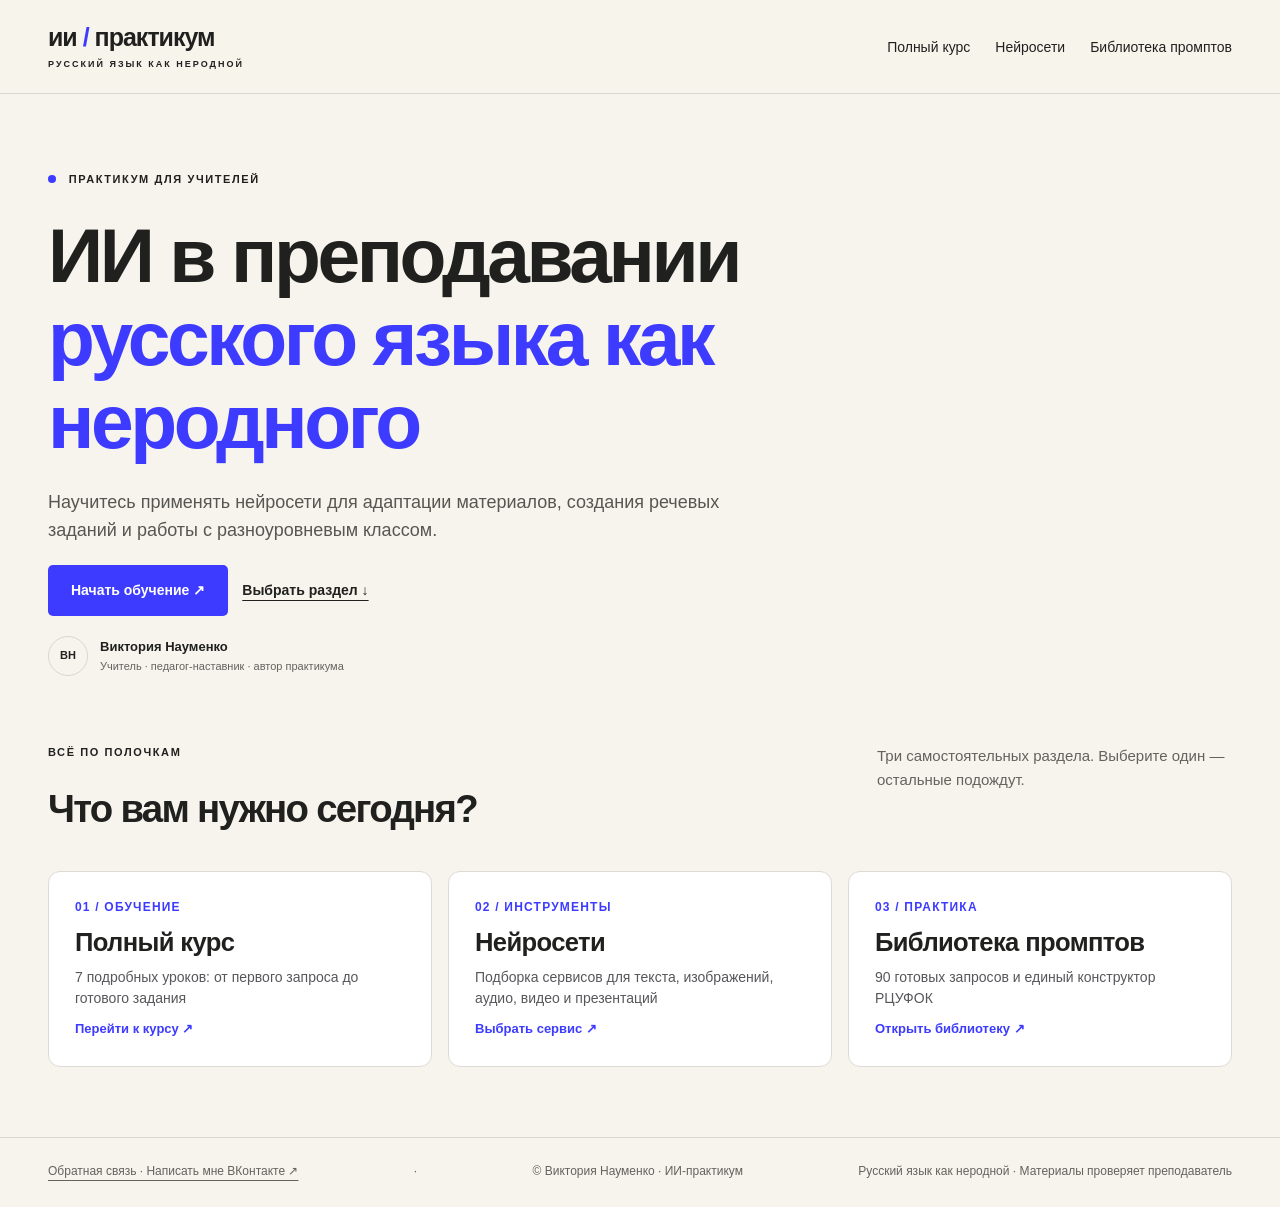
<file: docs/index.html>
<!doctype html><html lang="ru"><head><meta charset="utf-8"><meta name="viewport" content="width=device-width,initial-scale=1"><meta name="description" content="Практикум Виктории Науменко по использованию нейросетей в преподавании русского языка как неродного. Курс, каталог нейросетей и библиотека промптов."><title>ИИ в преподавании русского языка как неродного — Виктория Науменко</title><link rel="icon" href="assets/favicon.svg" type="image/svg+xml"><style>:root{--paper:#f7f4ed;--ink:#20201f;--blue:#3d3bff;--muted:#62625f;--line:#d9d6d0;--pink:#ff4fa3;--yellow:#ffd400}*{box-sizing:border-box}html{scroll-behavior:smooth;scroll-padding-top:105px}body{margin:0;background:var(--paper);color:var(--ink);font:16px/1.6 Arial,Helvetica,sans-serif}a{color:inherit;text-underline-offset:5px}button,input,select,textarea{font:inherit}button,a,input,select,textarea{ -webkit-tap-highlight-color:transparent}button{cursor:pointer}button:focus-visible,a:focus-visible,input:focus-visible,textarea:focus-visible,select:focus-visible,summary:focus-visible{outline:3px solid var(--pink);outline-offset:4px}h1,h2,h3,p{margin-top:0}h1,h2,h3{line-height:1.06;letter-spacing:-.045em}h1{font-size:clamp(55px,6.1vw,91px);font-weight:800;margin-bottom:25px}h2{font-size:clamp(34px,3.6vw,54px);font-weight:750;margin-bottom:24px}h3{font-size:25px;letter-spacing:-.025em}p{margin-bottom:20px}.wrap{max-width:1280px;margin:auto;padding-left:48px;padding-right:48px}header{display:flex;justify-content:space-between;align-items:center;padding:24px 48px;border-bottom:1px solid var(--line);position:sticky;top:0;background:rgba(247,244,237,.97);z-index:20}.brand{font-size:25px;font-weight:800;letter-spacing:-1px;text-decoration:none;line-height:1.1}.brand>span:first-child{color:var(--blue)}.brandtag{display:block;font-size:9px;letter-spacing:2px;margin-top:8px;font-weight:600}nav{display:flex;align-items:center;gap:28px}nav a{text-decoration:none;font-size:14px}.navbtn{border:1px solid var(--ink);padding:11px 18px;border-radius:4px}.hero{display:grid;grid-template-columns:1.2fr 1fr;gap:55px;padding-top:68px;padding-bottom:65px;align-items:center}.eyebrow,.label{font-size:11px;font-weight:700;letter-spacing:1.6px;line-height:1.5}.eyebrow{margin-bottom:26px}.dot{display:inline-block;width:8px;height:8px;border-radius:50%;background:var(--blue);margin-right:8px}h1 span,.blue{color:var(--blue)}.lead{font-size:18px;max-width:500px;line-height:1.6;color:#565653}.actions{display:flex;gap:14px;align-items:center;flex-wrap:wrap}.button{display:inline-flex;justify-content:center;align-items:center;gap:24px;padding:14px 22px;border:1px solid transparent;border-radius:5px;text-decoration:none;font-size:14px;font-weight:700;line-height:1.5;transition:transform .15s,background .15s}.button:hover{transform:translateY(-2px)}.primary{background:var(--blue);color:#fff}.secondary{border-color:var(--line);background:transparent;color:var(--ink)}.textlink{font-size:14px;font-weight:700}.byline{display:flex;align-items:center;gap:12px;margin-top:38px;font-size:13px}.byline small{display:block;color:var(--muted);font-size:11px}.initials{border:1px solid var(--line);border-radius:50%;width:40px;height:40px;display:grid;place-items:center;font-size:11px;font-weight:bold}.hero-art{background:#e9e7e1;border:1px solid #d9d6cf;padding:26px 30px 0;position:relative;border-radius:8px}.art-top,.art-foot{font-size:10px;letter-spacing:1px;display:flex;justify-content:space-between;align-items:center}.oldprompt{margin:24px 24px 0;background:var(--paper);padding:18px 22px;transform:rotate(-3deg);border:1px solid var(--line)}.oldprompt small,.newprompt small{font-size:10px;font-weight:bold;letter-spacing:1px}.oldprompt p{font-size:25px;line-height:1.2;margin:10px 0 0;color:#666}.arrow{text-align:center;font-size:32px;line-height:1.4}.newprompt{position:relative;background:var(--blue);color:white;padding:27px 30px;transform:rotate(2deg);box-shadow:7px 9px 0 #d4d0c8}.newprompt h2{font-size:39px;margin:16px 0 20px}.arttags{display:flex;gap:8px}.arttags span{border:1px solid #aaa9ff;border-radius:30px;padding:4px 10px;font-size:10px}.newprompt p{border-top:1px solid #8583ff;padding-top:15px;margin:17px 0 0;font-size:16px}.art-foot{padding:25px 0 18px;letter-spacing:0}.art-foot b{font-size:27px}.strip{border-block:1px solid var(--line);display:flex;justify-content:space-evenly;padding:20px 30px;gap:20px;font-size:11px;font-weight:700}.strip span:before{content:'+';color:var(--blue);margin-right:13px;font-size:16px}.section{padding-top:95px;padding-bottom:95px}.sectionhead{display:flex;justify-content:space-between;align-items:flex-end;gap:55px;margin-bottom:40px}.sectionhead h2{margin-bottom:0}.sectionhead>p{max-width:355px;color:var(--muted);font-size:15px;margin-bottom:4px}.course-layout{display:grid;grid-template-columns:260px 1fr;gap:65px}.course-aside{padding-top:30px}.course-aside strong{display:block;font-size:55px;letter-spacing:-3px;margin:5px 0}.course-aside p{font-size:13px;color:var(--muted)}progress{width:100%;height:5px;accent-color:var(--blue);margin-bottom:20px}.plain{border:0;padding:0;background:none;text-decoration:underline;font-size:12px;color:var(--muted)}.aside-note{margin-top:55px;font-size:16px;border-left:3px solid var(--pink);padding-left:17px}.lesson{border-top:1px solid var(--line)}.lesson:last-child{border-bottom:1px solid var(--line)}summary{cursor:pointer;list-style:none}summary::-webkit-details-marker{display:none}.lesson>summary{display:flex;gap:22px;padding:25px 0;align-items:center}.lesson-num{color:var(--blue);font:13px monospace}.lesson-title{font-size:20px;font-weight:700;letter-spacing:-.5px;flex:1}.lesson>summary:after{content:'+';font-size:24px}.lesson[open]>summary:after{content:'−'}.lesson-body{padding:0 0 28px 40px;font-size:15px}.lesson-body h4{margin-bottom:8px}.practice{padding:20px;background:#ebe9ff;border-radius:4px;margin:20px 0}.practice p:last-child{margin:0}.check{display:flex!important;gap:10px;align-items:flex-start;font-size:13px!important;font-weight:normal!important;cursor:pointer}.check input{width:17px!important;height:17px;margin:3px 0 0;accent-color:var(--blue);flex-shrink:0}.tools-section{background:#edebe5}.filters{display:flex;flex-wrap:wrap;gap:8px;margin-bottom:28px}.filters button,.tabs button{border:1px solid #cac7bf;background:transparent;border-radius:30px;padding:9px 17px;color:var(--ink);font-size:13px}.filters button.active,.filters button[aria-pressed=true]{background:var(--ink);color:#fff;border-color:var(--ink)}.toolsgrid{display:grid;grid-template-columns:repeat(3,1fr);gap:18px}.tool{background:var(--paper);padding:27px;border:1px solid var(--line);border-radius:7px;display:flex;flex-direction:column}.tool-top{display:flex;justify-content:space-between;align-items:center;margin-bottom:24px}.tool-icon{display:grid;place-items:center;background:#e7e5ff;color:var(--blue);font-size:23px;font-weight:800;width:46px;height:46px;border-radius:12px}.tag{font-size:10px;letter-spacing:.7px;text-transform:uppercase}.tool h3{margin-bottom:12px}.tool p{font-size:14px;color:var(--muted)}.tool .use{color:var(--ink);font-size:14px;border-top:1px solid var(--line);padding-top:15px}.tool .access{font-size:12px}.tool>a{margin-top:auto;font-size:13px;font-weight:bold}.tool .source{font-size:11px;font-weight:normal;margin-top:10px;color:var(--muted)}.source-note{border-top:1px solid #ccc8be;padding-top:24px;margin-top:30px;font-size:13px}.source-note summary{font-weight:700}.source-note[open] summary{margin-bottom:20px}.formula{display:grid;grid-template-columns:repeat(6,1fr);gap:0;border:1px solid var(--line);margin-top:45px}.formula>div{padding:22px 17px;border-right:1px solid var(--line)}.formula>div:last-child{border:0}.formula strong{display:block;color:var(--blue);font-size:55px;line-height:1.1}.formula h3{font-size:16px;margin-top:19px;letter-spacing:0}.formula p{font-size:12px;color:var(--muted);margin:0}.comparison{display:grid;grid-template-columns:1fr 1.6fr;gap:55px;margin-top:40px}.comparison>div{padding:28px 0}.comparison>div:first-child{border-top:3px solid #bcb9b1}.comparison>div:last-child{border-top:3px solid var(--blue)}.comparison h3{margin-top:24px}.comparison p{font-size:15px}.comparison .label{display:block;margin-bottom:20px}.builder-section{background:#e9e8fc}.builder{display:grid;grid-template-columns:1fr 1fr;background:var(--paper);border:1px solid #cfcded;border-radius:8px;overflow:hidden}.builder form{padding:35px}.fields{display:grid;grid-template-columns:1fr 1fr;gap:0 18px}label{display:block;font-size:12px;font-weight:700;margin-bottom:18px}label span{font-weight:normal;color:var(--muted)}input,select,textarea{width:100%;padding:11px 12px;border:1px solid #ccc9c0;border-radius:4px;background:#fffefa;color:var(--ink);margin-top:7px;font-size:14px}textarea{resize:vertical}input::placeholder,textarea::placeholder{color:#72726f}form .button{margin-top:10px;width:100%}.result{background:white;padding:35px;display:flex;flex-direction:column;border-left:1px solid var(--line)}.resulttop{display:flex;justify-content:space-between;align-items:center;margin-bottom:18px}#wordcount{font-size:11px;color:var(--muted)}#output{flex:1;min-height:520px;border:0;background:#f6f6f3;padding:20px;font:13px/1.8 monospace;margin:0 0 20px}.open-services{display:flex;flex-wrap:wrap;gap:8px 16px;font-size:12px;margin-top:25px}.open-services span{width:100%;color:var(--muted)}.hint{font-size:12px;color:var(--muted);margin:17px 0 0}.searchbar{display:flex;gap:15px;margin-bottom:22px}.search{display:flex;align-items:center;gap:12px;border-bottom:1px solid var(--ink);flex:1;margin:0;font-size:28px}.search input{border:0;background:transparent;margin:0;padding:12px 0;font-size:15px}.count{font-size:12px;color:var(--muted);margin-bottom:22px}.promptgrid{display:grid;grid-template-columns:repeat(3,1fr);gap:20px}.promptcard{padding:26px;border:1px solid var(--line);border-radius:6px;display:flex;flex-direction:column;background:#fcfaf5}.promptcard:hover{border-color:#a8a6ff}.prompttop{display:flex;align-items:center;justify-content:space-between;color:var(--blue);font-size:10px;text-transform:uppercase;letter-spacing:.7px;margin-bottom:24px}.star{font-size:25px;background:none;border:0;color:var(--ink);line-height:1}.star[aria-pressed=true]{color:#9b5e00}.promptcard h3{font-size:23px}.promptcard p{font-size:14px;color:var(--muted)}.promptcard .cardbottom{display:flex;align-items:center;justify-content:space-between;gap:10px;margin-top:auto}.cardbottom small{font-size:11px;color:var(--muted)}.linkbutton{background:none;border:0;padding:0;font-size:13px;font-weight:700;color:var(--blue);text-decoration:underline;text-underline-offset:4px}.empty{padding:40px;border:1px solid var(--line);grid-column:1/-1}.case-section{background:#efede7}.case-original{background:var(--paper);border-left:3px solid var(--blue);padding:25px 30px;margin-bottom:30px}.case-original p{margin:12px 0 0;font-size:18px;max-width:850px}.tabs{display:flex;gap:10px;margin-bottom:25px}.tabs button[aria-selected=true]{background:var(--blue);color:white;border-color:var(--blue)}#casePanel{background:#fffdf8;padding:35px;display:grid;grid-template-columns:1.1fr 1fr;gap:50px;border:1px solid var(--line);min-height:290px}#casePanel h3{font-size:24px}#casePanel p,#casePanel li{font-size:15px}.answer{font-size:13px!important;background:#eeedff;padding:16px}.checklayout{display:grid;grid-template-columns:1.7fr 1fr;gap:60px}.quality{display:flex;gap:18px;border-top:1px solid var(--line);padding:20px 0;font-size:15px;font-weight:400;margin:0}.quality input{width:18px;height:18px;margin-top:4px;accent-color:var(--blue);flex-shrink:0}.quality b{display:block;margin-bottom:5px}.quality small{font-size:13px;color:var(--muted)}.check-result{background:#eae8ff;padding:32px;align-self:start}.check-result strong{display:block;font-size:72px;letter-spacing:-5px}.check-result p{font-size:14px}.faq{border-bottom:1px solid var(--line);padding:23px 0}.faq summary{font-size:16px;font-weight:700;padding-right:25px}.faq summary:after{content:' +';float:right;color:var(--blue)}.faq p{font-size:15px;max-width:900px;margin:20px 0 0}.finish{background:var(--blue);color:white;padding:64px 0}.finish>.wrap{display:flex;justify-content:space-between;align-items:center;gap:40px}.finish h2{font-size:48px}.finish p{font-size:15px;margin:0;color:#e2e1ff}.yellow{background:var(--yellow);color:var(--ink);white-space:nowrap}footer{display:grid;grid-template-columns:1.4fr 1fr;gap:100px;padding-top:45px;padding-bottom:45px;font-size:13px}footer p{font-size:12px;color:var(--muted);margin:10px 0}footer small{font-size:11px;color:var(--muted)}dialog{border:1px solid var(--line);border-radius:10px;padding:30px;width:min(780px,calc(100% - 30px));max-height:88vh;background:var(--paper);color:var(--ink)}dialog::backdrop{background:#15153088;backdrop-filter:blur(4px)}.dialoghead{display:flex;justify-content:space-between;align-items:center;margin-bottom:20px}.dialoghead button{font-size:30px;border:0;background:none}.dialoghead+h2{font-size:30px}dialog pre{white-space:pre-wrap;font:14px/1.8 Arial,sans-serif;background:white;border:1px solid var(--line);padding:25px;max-height:48vh;overflow:auto}#toast{position:fixed;bottom:25px;left:50%;transform:translate(-50%,20px);background:var(--ink);color:white;padding:14px 24px;border-radius:7px;font-size:14px;opacity:0;pointer-events:none;z-index:100;transition:.2s}#toast.show{opacity:1;transform:translate(-50%,0)}.skip{position:fixed;top:-100px;left:10px;z-index:100;background:var(--yellow);padding:10px}.skip:focus{top:10px}@media(min-width:1500px){header{padding-inline:calc((100vw - 1184px)/2)}}@media(max-width:1000px){.wrap{padding-inline:28px}header{padding:20px 28px}.hero{gap:30px}.newprompt h2{font-size:32px}.hero-art{padding:22px 20px 0}.strip{flex-wrap:wrap;justify-content:center}.toolsgrid,.promptgrid{grid-template-columns:repeat(2,1fr)}.formula{grid-template-columns:repeat(3,1fr)}.formula>div{border-bottom:1px solid var(--line)}.course-layout{grid-template-columns:200px 1fr;gap:35px}.builder form,.result{padding:24px}.sectionhead{gap:30px}.sectionhead>p{max-width:300px}nav{gap:18px}}@media(max-width:720px){html{scroll-padding-top:130px}header{padding:14px 20px;display:block}.brand{font-size:22px;display:block}.brandtag{display:none}nav{margin-top:15px;justify-content:space-between;gap:10px}nav a{font-size:11px}.navbtn{padding:7px 10px}.wrap{padding-inline:22px}.hero{grid-template-columns:1fr;padding-top:40px;padding-bottom:40px;gap:35px}h1{font-size:60px}.eyebrow{font-size:9px;margin-bottom:22px}.hero-art{max-width:450px;width:100%;margin:auto}.newprompt h2{font-size:37px}.strip{display:grid;grid-template-columns:1fr 1fr;padding:18px;font-size:10px;gap:14px}.strip span:before{margin-right:6px}.section{padding-block:58px}.sectionhead{display:block;margin-bottom:28px}.sectionhead>p{max-width:none;margin-top:22px}.course-layout{grid-template-columns:1fr;gap:25px}.course-aside{padding:0}.course-aside strong{font-size:34px;letter-spacing:-1px}.course-aside p,.aside-note{display:none}progress{margin-bottom:5px}.lesson-title{font-size:18px}.lesson-body{padding-left:0}.toolsgrid,.promptgrid{grid-template-columns:1fr}.tool{padding:24px}.formula>div{padding:20px 13px}.formula strong{font-size:43px}.formula h3{font-size:14px}.comparison{grid-template-columns:1fr;gap:0;margin-top:25px}.builder{grid-template-columns:1fr}.result{border-left:0;border-top:1px solid var(--line)}.fields{gap:0 12px}.builder form,.result{padding:23px}#output{min-height:470px}.searchbar{gap:10px}.searchbar>.button{padding:10px;font-size:11px}.search input{font-size:13px}.filters{gap:7px}.filters button{padding:7px 12px;font-size:12px}.tabs{gap:6px}.tabs button{font-size:11px;padding:8px 10px}#casePanel{grid-template-columns:1fr;gap:12px;padding:24px}.case-original{padding:24px}.case-original p{font-size:16px}.checklayout{grid-template-columns:1fr;gap:25px}.finish>.wrap{display:block}.finish h2{font-size:40px}.finish .button{margin-top:25px}footer{grid-template-columns:1fr;gap:25px;padding-block:35px}.button{padding:13px 18px}.lead{font-size:16px}dialog{padding:20px}.hero .actions{gap:20px}}@media(prefers-reduced-motion:reduce){html{scroll-behavior:auto}*{transition:none!important}}@media print{header,.hero,.strip,#course,#tools,#formula,#builder,#library,#case,.finish,footer,.faq,.check-result button,dialog,#toast{display:none!important}.section{padding:0}.wrap{max-width:none;padding:0}#check{display:block}.checklayout{display:block}.check-result{padding:15px}.quality{break-inside:avoid}.sectionhead h2{font-size:30px}.sectionhead>p{max-width:none}.sectionhead{display:block}body{background:white;font-size:12px}.quality input{appearance:none;width:15px;height:15px;border:1px solid black}.quality input:checked:after{content:'✓'}.check-result strong{font-size:25px;letter-spacing:0}}
/* Editorial revision: photographic context and longer methodological copy. */
h1{font-size:clamp(42px,4.3vw,65px);line-height:1.08;letter-spacing:-.045em}h2{font-size:clamp(30px,3vw,45px);line-height:1.15}h3{line-height:1.2}.hero{grid-template-columns:1.15fr 1fr;gap:55px;padding-block:55px}.hero-photo{margin:0;position:relative;min-width:0}.hero-photo img{width:100%;height:520px;object-fit:cover;border-radius:4px;display:block}.hero-photo figcaption{margin:0 20px;position:relative;background:var(--blue);color:white;padding:24px 28px;margin-top:-85px;box-shadow:0 10px 25px #1d1d3e13}.hero-photo figcaption p{font-size:16px;line-height:1.5;margin:10px 0}.hero-photo figcaption a{font-size:12px}.sectionhead>div,.sectionhead>h2{max-width:690px}.sectionhead h2{max-width:650px}.sectionhead>p{min-width:260px}.starter{display:grid;grid-template-columns:170px 1fr;gap:20px;background:#dedbff;padding:25px 30px;margin-bottom:30px;border-left:4px solid var(--blue)}.starter p{margin:0;font-size:15px}.tool-scope{margin:0;min-width:240px}.tool-scope select{padding:9px;margin:3px 0 0}.tool-detail{margin:0 0 24px;font-size:13px}.tool-detail summary{font-weight:bold;text-decoration:underline;text-underline-offset:4px}.tool-detail p{font-size:13px;margin-top:15px}.tool .developer{font-size:12px}.tool .tag{max-width:75%;text-align:right}.toolsgrid{grid-template-columns:repeat(3,minmax(0,1fr))}.tool{min-width:0}.prompt-path{display:grid;grid-template-columns:1fr 1.6fr;gap:50px;padding-top:40px}.prompt-path h3{margin-top:15px}.prompt-path p,.prompt-path li{font-size:15px}.prompt-path ol{margin:0;padding-left:23px}.prompt-path li{margin-bottom:15px;padding-left:8px}.precise-prompt{margin-top:25px;padding:28px 32px;background:#eceaff;border-left:3px solid var(--blue);font-size:15px}.precise-prompt p{margin-top:15px}.form-guide{font-size:12px;color:var(--muted);line-height:1.5;border-bottom:1px solid var(--line);padding-bottom:18px}.form-error{color:#9a1625;background:#ffeded;padding:12px;font-size:13px}.output-status{font-size:12px;color:#5b5694;min-height:36px}.dialog-method{font-size:14px}.dialog-method summary{color:var(--blue);text-decoration:underline}.dialog-method details{margin-bottom:15px}#rebuildDialog h2{font-size:27px}.photo-lesson{display:grid;grid-template-columns:1.1fr 1fr;gap:50px;align-items:start}.photo-lesson figure{margin:0}.photo-lesson img{width:100%;height:440px;object-fit:cover;border-radius:5px}.photo-lesson figcaption{font-size:11px;color:var(--muted);margin-top:10px}.photo-lesson h3{font-size:27px}.photo-lesson p,.photo-lesson li{font-size:15px}.lesson-sample{padding:22px;background:#eeecff;border-left:3px solid var(--blue)}.worked-examples{background:#eeece6}.worked-example{background:var(--paper);padding:30px;margin-bottom:20px;border:1px solid var(--line)}.worked-example summary{font-size:23px;font-weight:700;line-height:1.3}.worked-example summary:after{content:' +';color:var(--blue)}.worked-example[open] summary{margin-bottom:25px}.worked-grid{display:grid;grid-template-columns:1fr 1fr;gap:25px 40px}.worked-grid h4{font-size:13px;margin:0 0 10px;color:var(--blue)}.worked-grid p{font-size:15px;margin:0}.worked-grid blockquote{font-size:15px;border-left:3px solid var(--line);margin:0;padding:10px 17px}.worked-grid .fix{background:#e8e6ff;padding:20px}.sources-footer{padding-top:30px;border-top:1px solid var(--line);font-size:12px}.sources-footer li{margin-bottom:10px}.noscript{padding:20px;background:#ffd400}.finish h2{font-size:40px;max-width:660px}.finish p{max-width:730px}.check-result strong{font-size:54px}.form-error[hidden]{display:none}.print-title{display:none}.formula{grid-template-columns:repeat(3,1fr)}.formula>div{border-bottom:1px solid var(--line)}.formula strong{font-size:44px}.formula p{font-size:13px}.photo-detail{margin-top:25px;border-top:1px solid var(--line);padding-top:20px}section{overflow-wrap:break-word}button{touch-action:manipulation}.tool-detail summary{padding-block:7px}#favOnly[aria-pressed=true]{background:var(--yellow);border-color:var(--yellow)}
@media(max-width:1000px){.toolsgrid{grid-template-columns:repeat(2,minmax(0,1fr))}.hero{gap:28px}.hero-photo img{height:490px}.hero-photo figcaption{margin-inline:10px;padding:20px}.photo-lesson{gap:25px}.sectionhead>p{min-width:230px}}
@media(max-width:720px){h1{font-size:43px}.hero{grid-template-columns:1fr;padding-top:34px;gap:30px}.hero-photo img{height:360px}.hero-photo figcaption{margin-top:-65px}.hero .lead{font-size:16px}.sectionhead>p{min-width:0}.starter{display:block;padding:22px}.starter p{margin-top:12px}.searchbar{flex-wrap:wrap}.tool-scope{width:100%;min-width:0}.search{min-width:190px}.toolsgrid{grid-template-columns:1fr}.prompt-path{grid-template-columns:1fr;gap:20px}.formula{grid-template-columns:repeat(2,1fr)}.formula>div{border-bottom:1px solid var(--line)}.photo-lesson{grid-template-columns:1fr}.photo-lesson img{height:320px}.worked-grid{grid-template-columns:1fr}.worked-example{padding:22px}.worked-example summary{font-size:20px}.finish h2{font-size:34px}.precise-prompt{padding:22px}.hero-copy .actions{align-items:flex-start}.button{min-height:44px}.filters button{min-height:40px}.form-guide{font-size:13px}.tool .tag{font-size:9px}.byline{margin-top:25px}.hero-photo figcaption p{font-size:15px}}
@media print{main>section:not(#check),.sources-footer,.noscript{display:none!important}#check{display:block!important;padding:0!important}.print-title{display:block;font-size:11px;margin-bottom:15px}.check-result{display:none}.checklayout{display:block}.quality{padding:12px 0}.quality b{font-size:13px}.quality small{font-size:11px}#check .sectionhead>p{font-size:12px}#check h2{font-size:25px}.faq{display:none}@page{size:A4;margin:16mm}}


/* Editorial refinement: recognizable Saint Petersburg hero and calmer navigation */
.hero-photo{isolation:isolate}.hero-photo img{filter:saturate(.93) contrast(1.045);object-position:center 43%;border-radius:12px}
.hero-photo:before{content:"САНКТ-ПЕТЕРБУРГ";position:absolute;z-index:2;left:18px;top:18px;padding:9px 12px;background:rgba(247,244,237,.94);color:#242433;font-size:11px;font-weight:800;letter-spacing:.12em;border-radius:4px;pointer-events:none}
.hero-photo figcaption{border-radius:8px;margin-left:25px;margin-right:0;box-shadow:0 16px 36px #1d1d3e1b}
nav{gap:clamp(10px,2vw,25px)}nav a{white-space:nowrap}
.tool{transition:transform .2s ease,box-shadow .2s ease}.tool:hover{transform:translateY(-3px);box-shadow:0 12px 32px #20204513}
.filters{gap:10px}.filters button{font-weight:650}.filters button.active{background:var(--blue);border-color:var(--blue)}
@media(max-width:700px){.hero-photo:before{left:12px;top:12px}.hero-photo figcaption{margin-right:12px;margin-left:12px}.tool:hover{transform:none}}
@media(prefers-reduced-motion:reduce){.tool{transition:none}.tool:hover{transform:none}}


/* Single learning route: the old six-step preview and duplicate interactive
   builders remain mounted for compatibility, but are no longer shown. */
#course,#builder,#library{display:none!important}
.start-grid{display:grid;grid-template-columns:repeat(3,minmax(0,1fr));gap:16px;margin:28px 0 10px}
.start-card{display:flex;flex-direction:column;gap:14px;padding:26px;min-height:205px;background:#fff;border:1px solid #dfdcd6;border-radius:14px;color:var(--ink);text-decoration:none;transition:transform .18s ease,border-color .18s ease}
.start-card:hover{transform:translateY(-3px);border-color:var(--blue)}
.start-card span{font-size:12px;font-weight:850;letter-spacing:.1em;color:var(--blue)}
.start-card strong{font-size:clamp(19px,2vw,26px);line-height:1.18;letter-spacing:-.025em}
.start-card small{font-size:14px;line-height:1.5;color:#57575b}
@media(max-width:750px){.start-grid{grid-template-columns:1fr}.start-card{min-height:0;padding:22px}}
@media(prefers-reduced-motion:reduce){.start-card{transition:none}.start-card:hover{transform:none}}


/* Focused homepage and standalone catalog */
.home-page .hero{padding-top:48px;padding-bottom:28px;gap:38px}.home-page h1{font-size:clamp(38px,4.9vw,68px);line-height:1.06;max-width:740px}.home-page .hero-photo img{height:390px}.home-page .hero-photo figcaption{padding:16px 20px;margin-top:-52px}.home-page .hero-photo figcaption p{font-size:14px;margin:5px 0}.home-page .byline{margin-top:20px}.home-page .home-sections{padding-top:20px;padding-bottom:60px}.home-page .sectionhead h2{font-size:clamp(27px,3vw,39px)}.home-page .start-card{min-height:185px;gap:10px}.start-card b{font-size:13px;color:var(--blue);margin-top:auto}.home-footer{border-top:1px solid var(--line);padding-top:24px;padding-bottom:26px;display:flex;justify-content:space-between;gap:16px;flex-wrap:wrap;color:var(--muted);font-size:12px}
.tools-page .catalog-title{font-size:clamp(42px,5vw,72px);margin:10px 0 16px}.catalog-title span{color:var(--blue)}.catalog-lead{max-width:760px}.catalog-controls{display:flex;gap:18px;flex-wrap:wrap;margin:30px 0 20px}.catalog-controls label{font-size:13px;font-weight:750;display:flex;flex-direction:column;gap:8px;flex:1;min-width:220px}.catalog-controls input,.catalog-controls select{background:#fff;border:1px solid #ccc8c1;border-radius:8px;padding:13px 15px;min-height:48px}.tools-page .filters button[aria-pressed=true]{background:var(--blue);border-color:var(--blue);color:white}.tools-page .toolsgrid{margin-bottom:26px}.tools-page .tool{background:#fff;border:1px solid var(--line);padding:24px;border-radius:12px;min-width:0}.tools-page .tool h3{font-size:24px}.tools-page .tool-country,.tools-page .tool-kind{color:var(--muted);font-size:12px}.tools-page .tool-top{display:flex;justify-content:space-between}.tools-page .tool-links{display:flex;gap:16px;flex-wrap:wrap;margin-top:20px;font-size:13px;font-weight:750}.catalog-note{font-size:13px;color:var(--muted);max-width:800px}.catalog-next{border-top:1px solid var(--line);padding:45px 0 30px}.catalog-next h2{font-size:32px}
@media(max-width:850px){.home-page .hero{grid-template-columns:1fr}.home-page .hero-photo img{height:300px}.home-page h1{font-size:clamp(36px,8vw,58px)}}
@media(max-width:650px){.home-page header,.tools-page header{padding:15px 20px;align-items:flex-start;gap:14px;flex-direction:column}.home-page header nav,.tools-page header nav{gap:10px;flex-wrap:wrap}.home-page header nav a,.tools-page header nav a{font-size:12px}.home-page .hero-photo figcaption{margin:0 10px;margin-top:-35px}.tools-page .toolsgrid{grid-template-columns:1fr}}

/* Clean text-only homepage and reliable responsive navigation */
html,body{max-width:100%;overflow-x:clip}
.home-page header,.tools-page header,.course-page header{position:relative;top:auto;z-index:2}
.home-page .hero{display:block;max-width:1280px;padding-top:clamp(38px,6vw,80px);padding-bottom:48px}
.home-page .hero-copy{max-width:960px;margin:0}
.home-page .hero h1{max-width:940px;font-size:clamp(38px,6vw,80px);line-height:1.08;overflow-wrap:normal}
.home-page .hero .lead{max-width:700px}
.home-page .hero-photo,.home-page .hero-photo:before,.home-page .hero-photo:after{display:none!important}
.home-page .start-card:before{display:none!important;content:none!important}
.home-page .start-card{background:#fff!important;border:1px solid #dedbd5!important;box-shadow:none!important;border-radius:12px!important;min-height:185px!important}
.home-page .start-card span{color:#3d3bff}
.home-page .start-card strong{color:#20201f}
.home-page .eyebrow{background:transparent!important;padding:0!important;border-radius:0!important}
.home-page .eyebrow .dot{display:inline-block!important}
.home-page .sectionhead{align-items:start}
@media(max-width:900px){
 .home-page header,.tools-page header,.course-page header{display:flex;flex-direction:column;align-items:flex-start;gap:17px;padding:18px 24px;position:relative!important}
 .home-page header nav,.tools-page header nav,.course-page header nav{display:flex;flex-wrap:wrap;gap:10px 20px;width:100%;min-width:0}
 .home-page header nav a,.tools-page header nav a,.course-page header nav a{font-size:13px;white-space:normal;line-height:1.35}
 .home-page .hero{display:block;padding-top:36px}
 .home-page .hero h1{font-size:clamp(36px,7.5vw,58px)}
 .home-page .start-grid{grid-template-columns:1fr}
 .home-page .start-card{min-height:0!important}
 .home-page .sectionhead{display:block}
 .home-page .sectionhead>p{margin-top:15px}
}
@media(max-width:520px){
 .wrap{padding-left:22px;padding-right:22px}
 .home-page header,.tools-page header,.course-page header{padding:16px 22px}
 .brand{font-size:23px;line-height:1.15}
 .brandtag{font-size:9px;letter-spacing:.09em}
 .home-page header nav,.tools-page header nav,.course-page header nav{gap:8px 16px}
 .home-page header nav a,.tools-page header nav a,.course-page header nav a{font-size:12px}
 .home-page .hero{padding-top:34px;padding-bottom:25px}
 .home-page .hero h1{font-size:clamp(36px,9.2vw,46px);letter-spacing:-.045em}
 .home-page .hero .lead{font-size:16px}
 .home-page .home-sections{padding-top:25px}
 .home-page .start-card{padding:22px}
 .home-page .start-card strong{font-size:24px}
 .home-page .byline{margin-top:28px}
}
</style></head><body class="home-page"><a class="skip" href="#main">Перейти к содержанию</a><header><a class="brand" href="index.html">ии<span> / </span>практикум<span class="brandtag">РУССКИЙ ЯЗЫК КАК НЕРОДНОЙ</span></a><nav aria-label="Разделы сайта"><a href="course.html">Полный курс</a><a href="tools.html">Нейросети</a><a href="ai-lab.html#library">Библиотека промптов</a></nav></header><main id="main"><section class="hero wrap"><div class="hero-copy"><div class="eyebrow"><span class="dot"></span> ПРАКТИКУМ ДЛЯ УЧИТЕЛЕЙ</div><h1>ИИ в преподавании <span>русского языка как неродного</span></h1><p class="lead">Научитесь применять нейросети для адаптации материалов, создания речевых заданий и работы с разноуровневым классом.</p><div class="actions"><a class="button primary" href="course.html">Начать обучение ↗</a><a class="textlink" href="#sections">Выбрать раздел ↓</a></div><div class="byline"><span class="initials">ВН</span><div><b>Виктория Науменко</b><small>Учитель · педагог-наставник · автор практикума</small></div></div></div></section><section id="sections" class="wrap section home-sections"><div class="sectionhead"><div><div class="eyebrow">ВСЁ ПО ПОЛОЧКАМ</div><h2>Что вам нужно сегодня?</h2></div><p>Три самостоятельных раздела. Выберите один — остальные подождут.</p></div><div class="start-grid"><a class="start-card" href="course.html"><span>01 / ОБУЧЕНИЕ</span><strong>Полный курс</strong><small>7 подробных уроков: от первого запроса до готового задания</small><b>Перейти к курсу ↗</b></a><a class="start-card" href="tools.html"><span>02 / ИНСТРУМЕНТЫ</span><strong>Нейросети</strong><small>Подборка сервисов для текста, изображений, аудио, видео и презентаций</small><b>Выбрать сервис ↗</b></a><a class="start-card" href="ai-lab.html#library"><span>03 / ПРАКТИКА</span><strong>Библиотека промптов</strong><small>90 готовых запросов и единый конструктор РЦУФОК</small><b>Открыть библиотеку ↗</b></a></div></section></main><footer class="home-footer wrap"><a href="https://vk.ru/designingthefuture" target="_blank" rel="noopener noreferrer">Обратная связь · Написать мне ВКонтакте ↗</a> · <span>© Виктория Науменко · ИИ-практикум</span><span>Русский язык как неродной · Материалы проверяет преподаватель</span></footer></body></html>
</file>
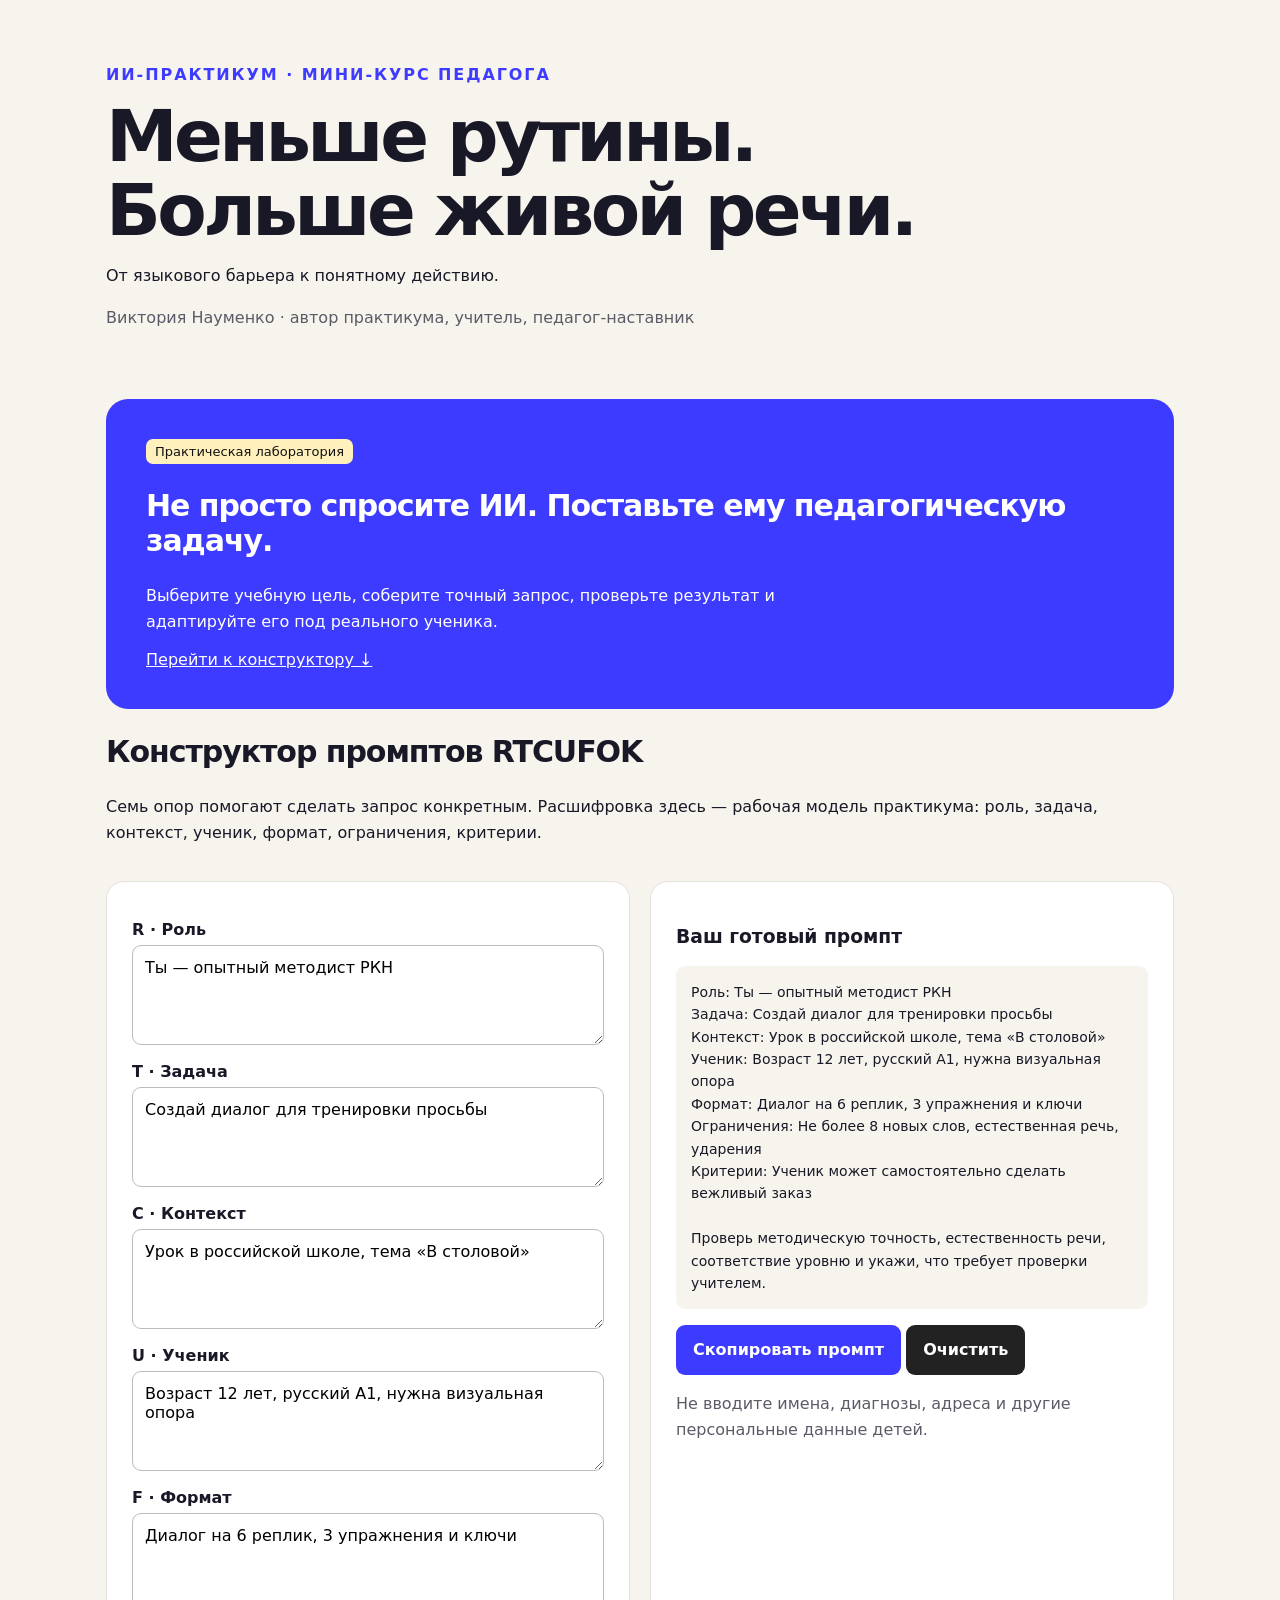
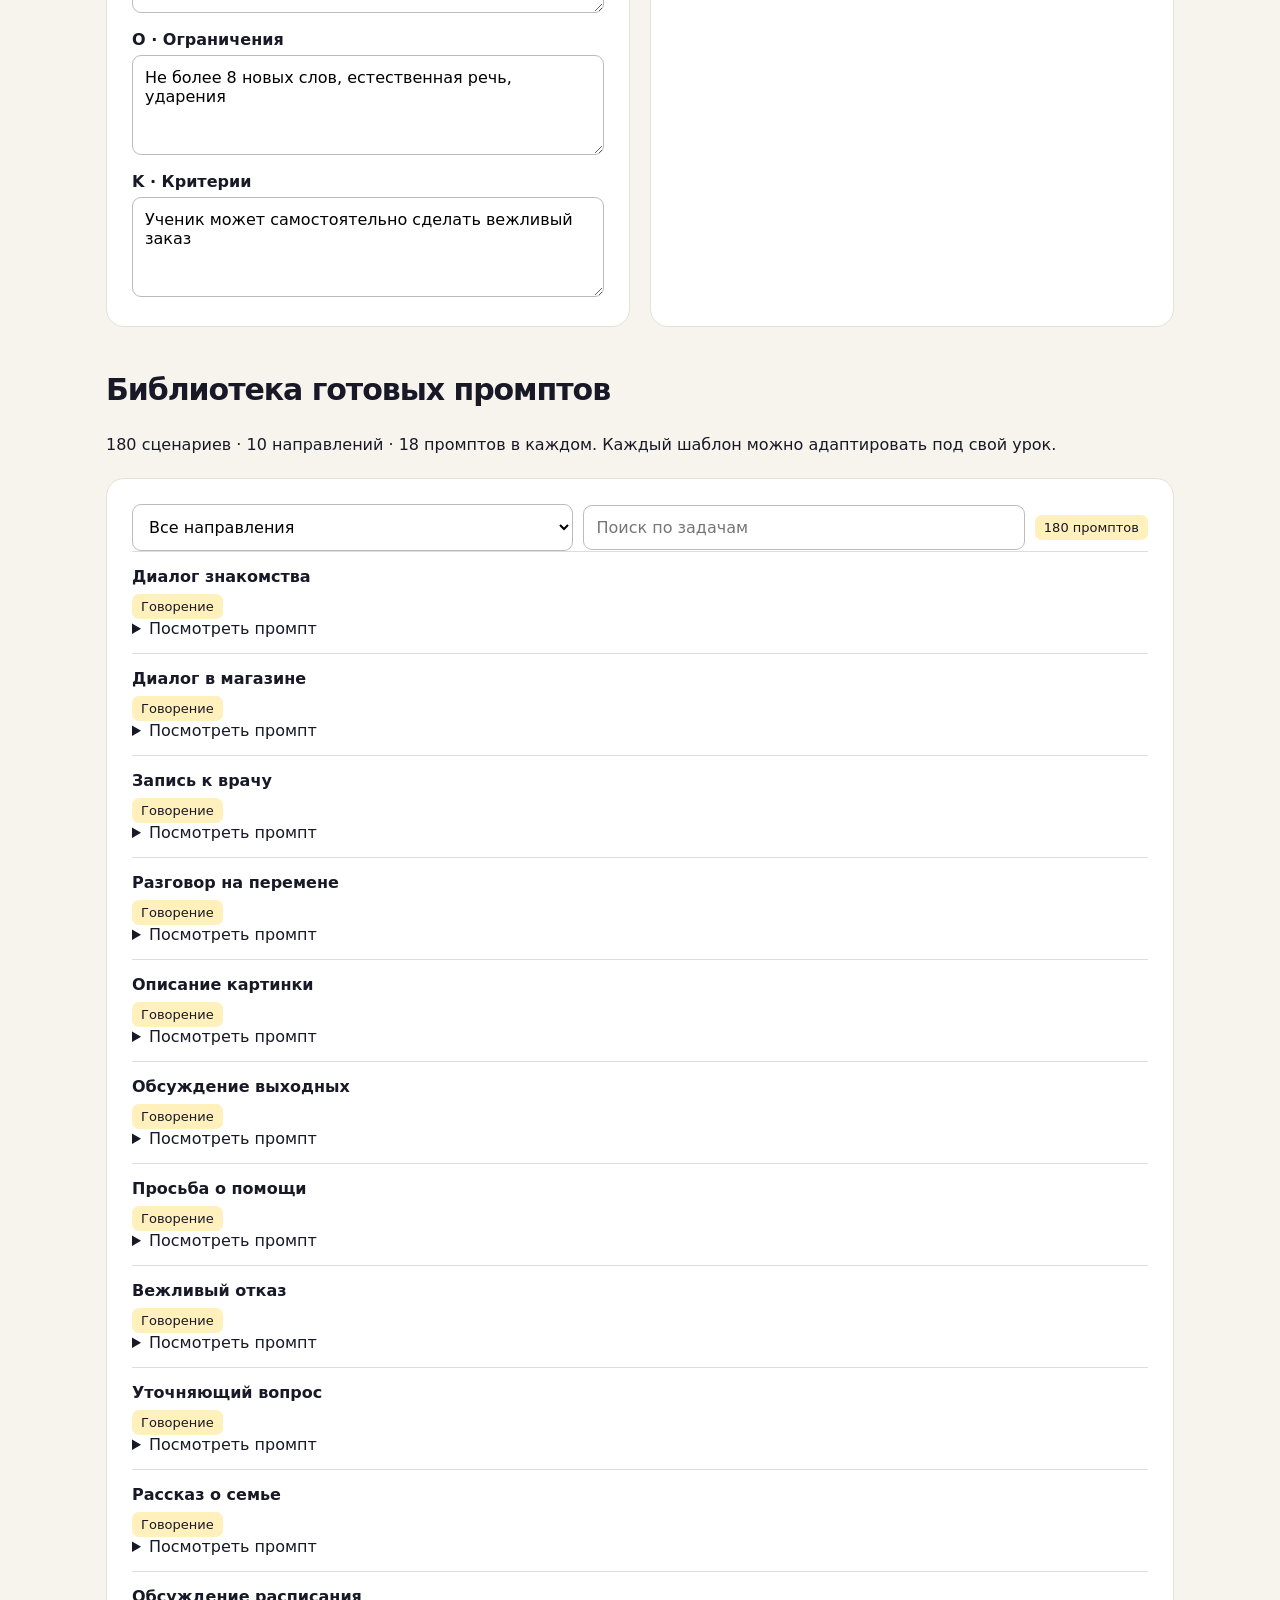
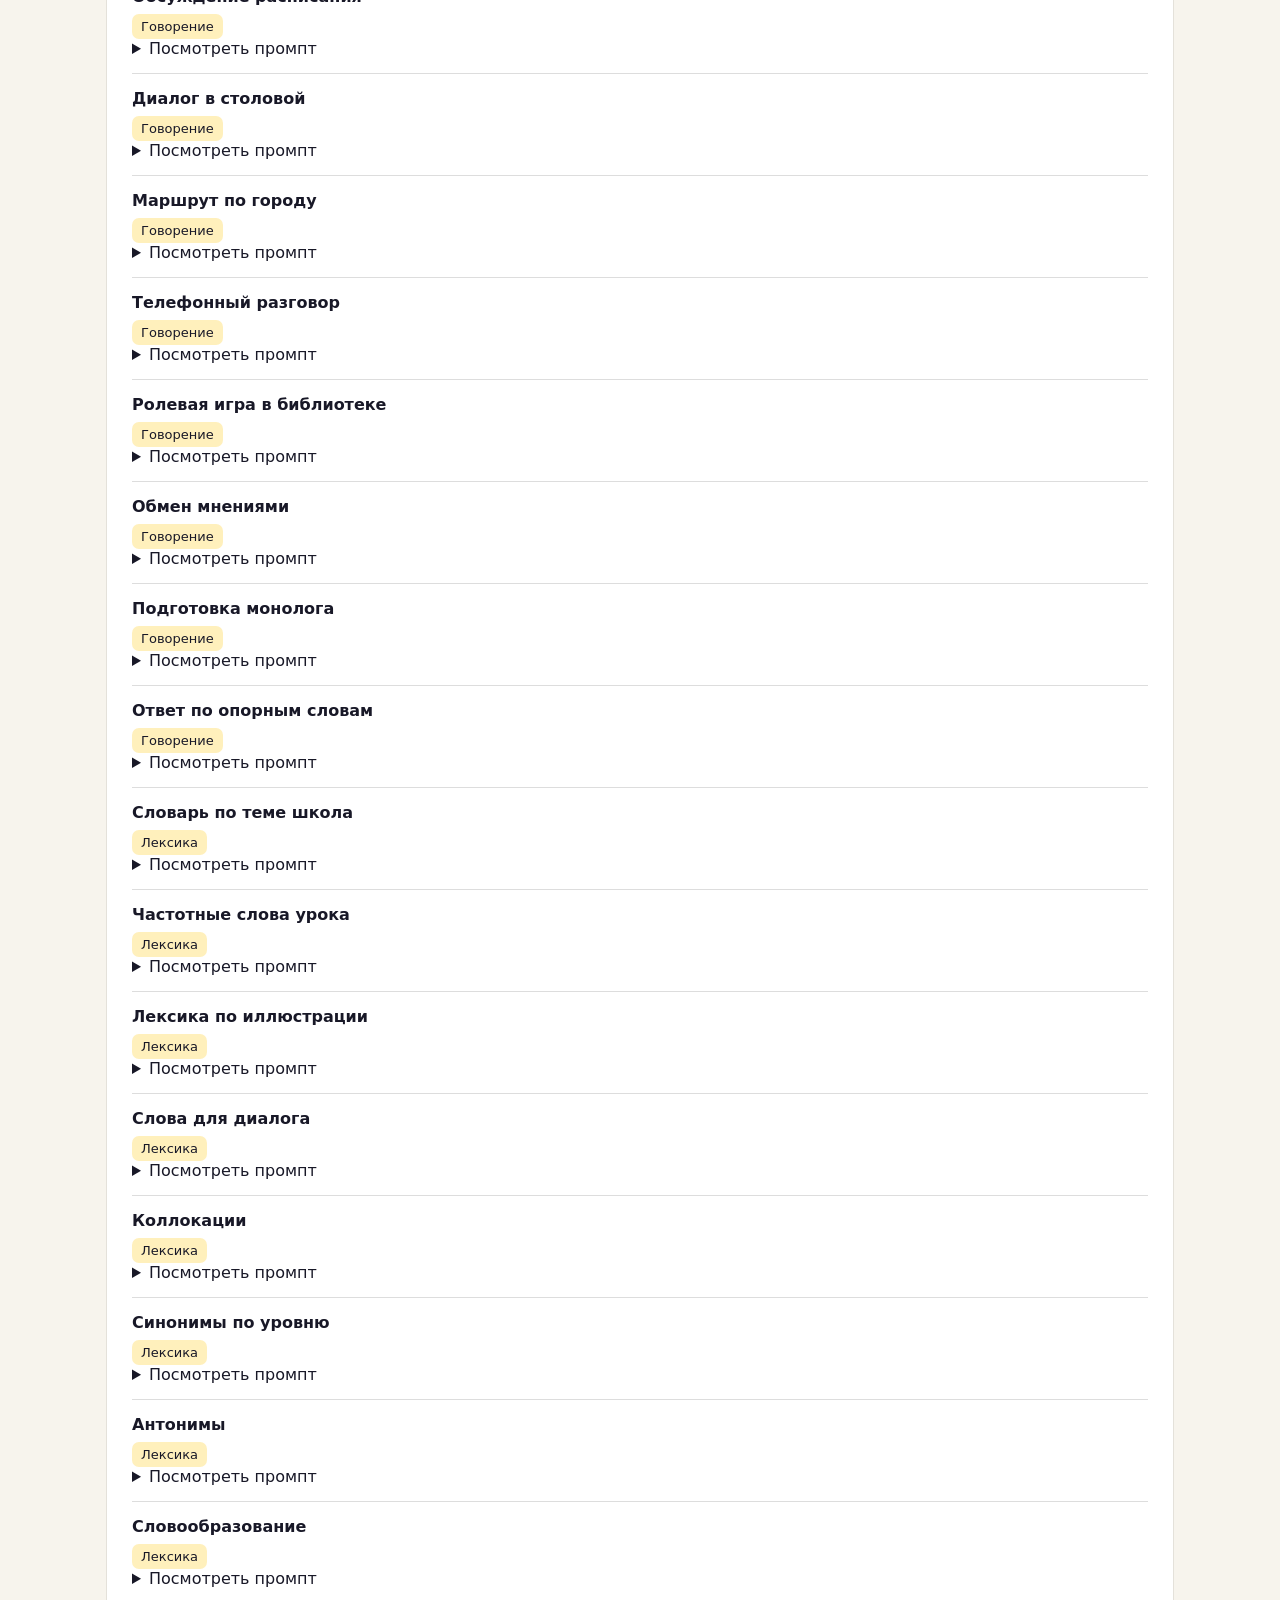
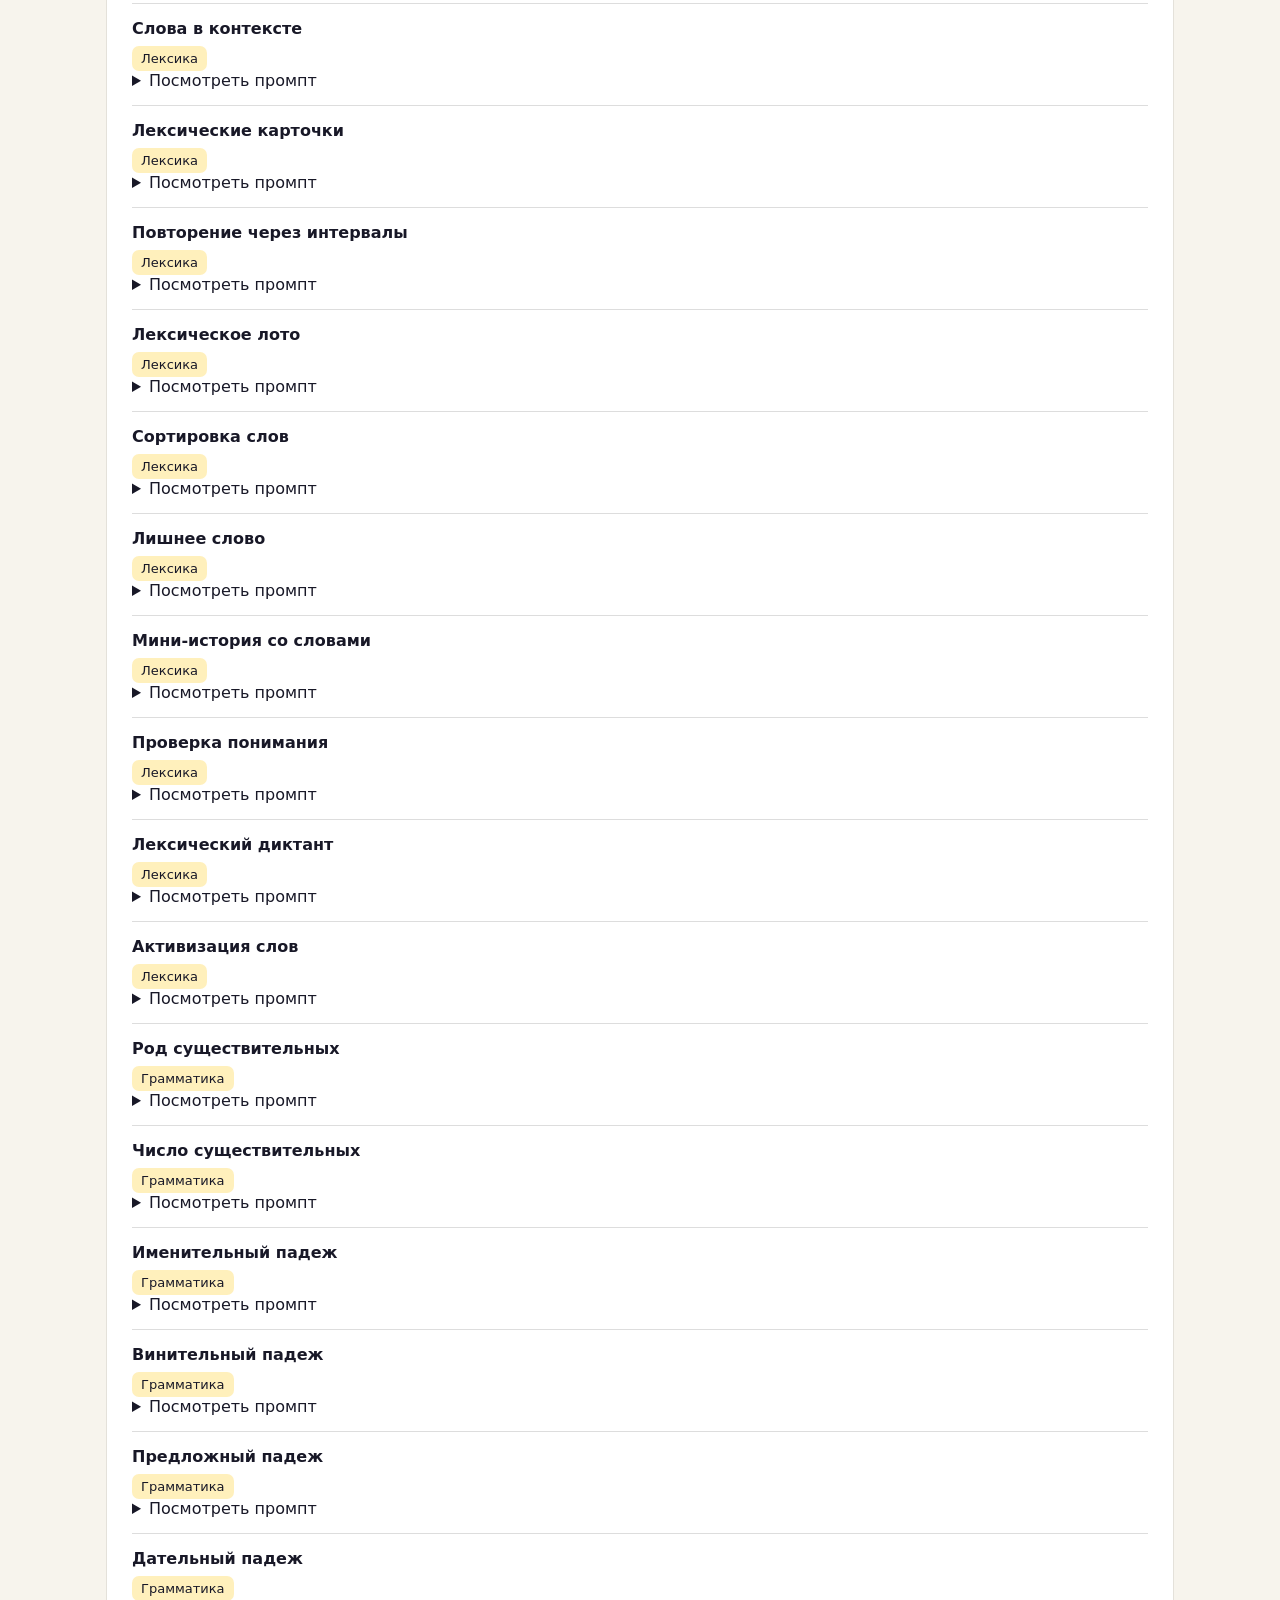
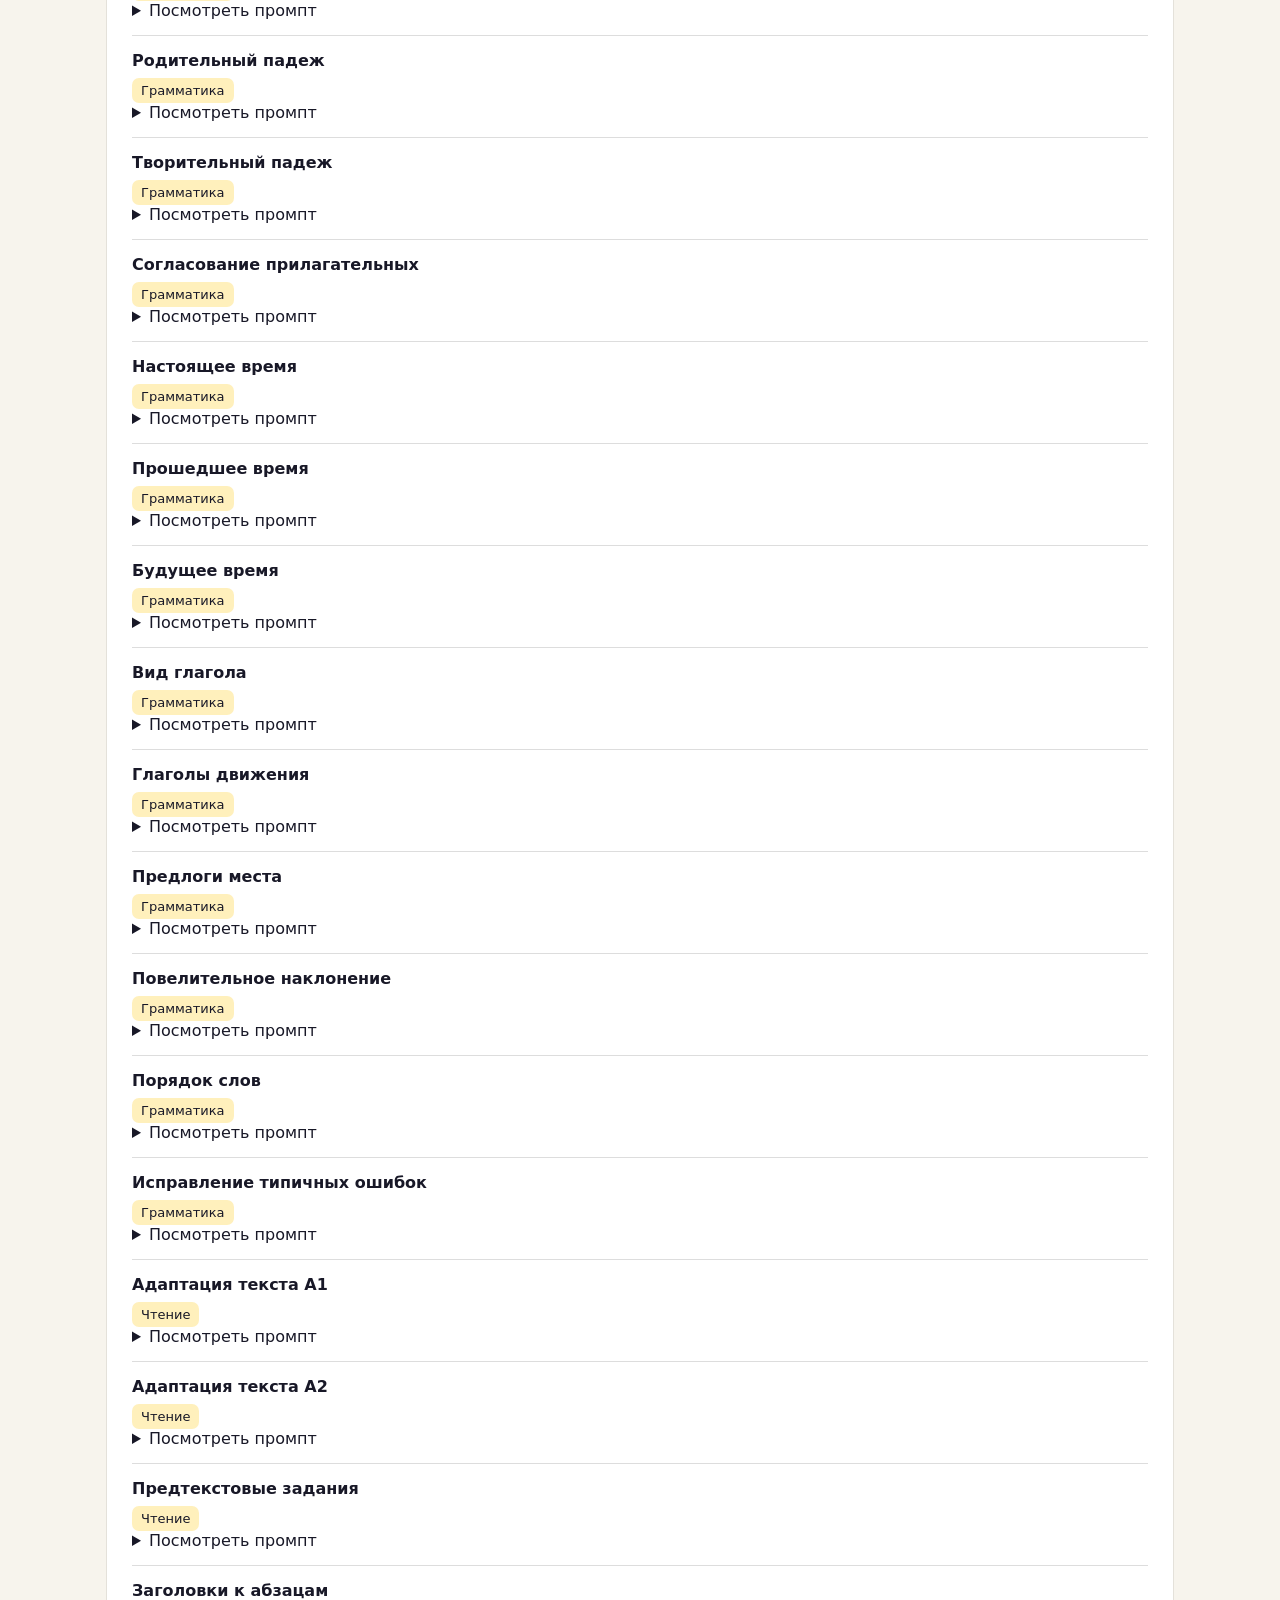
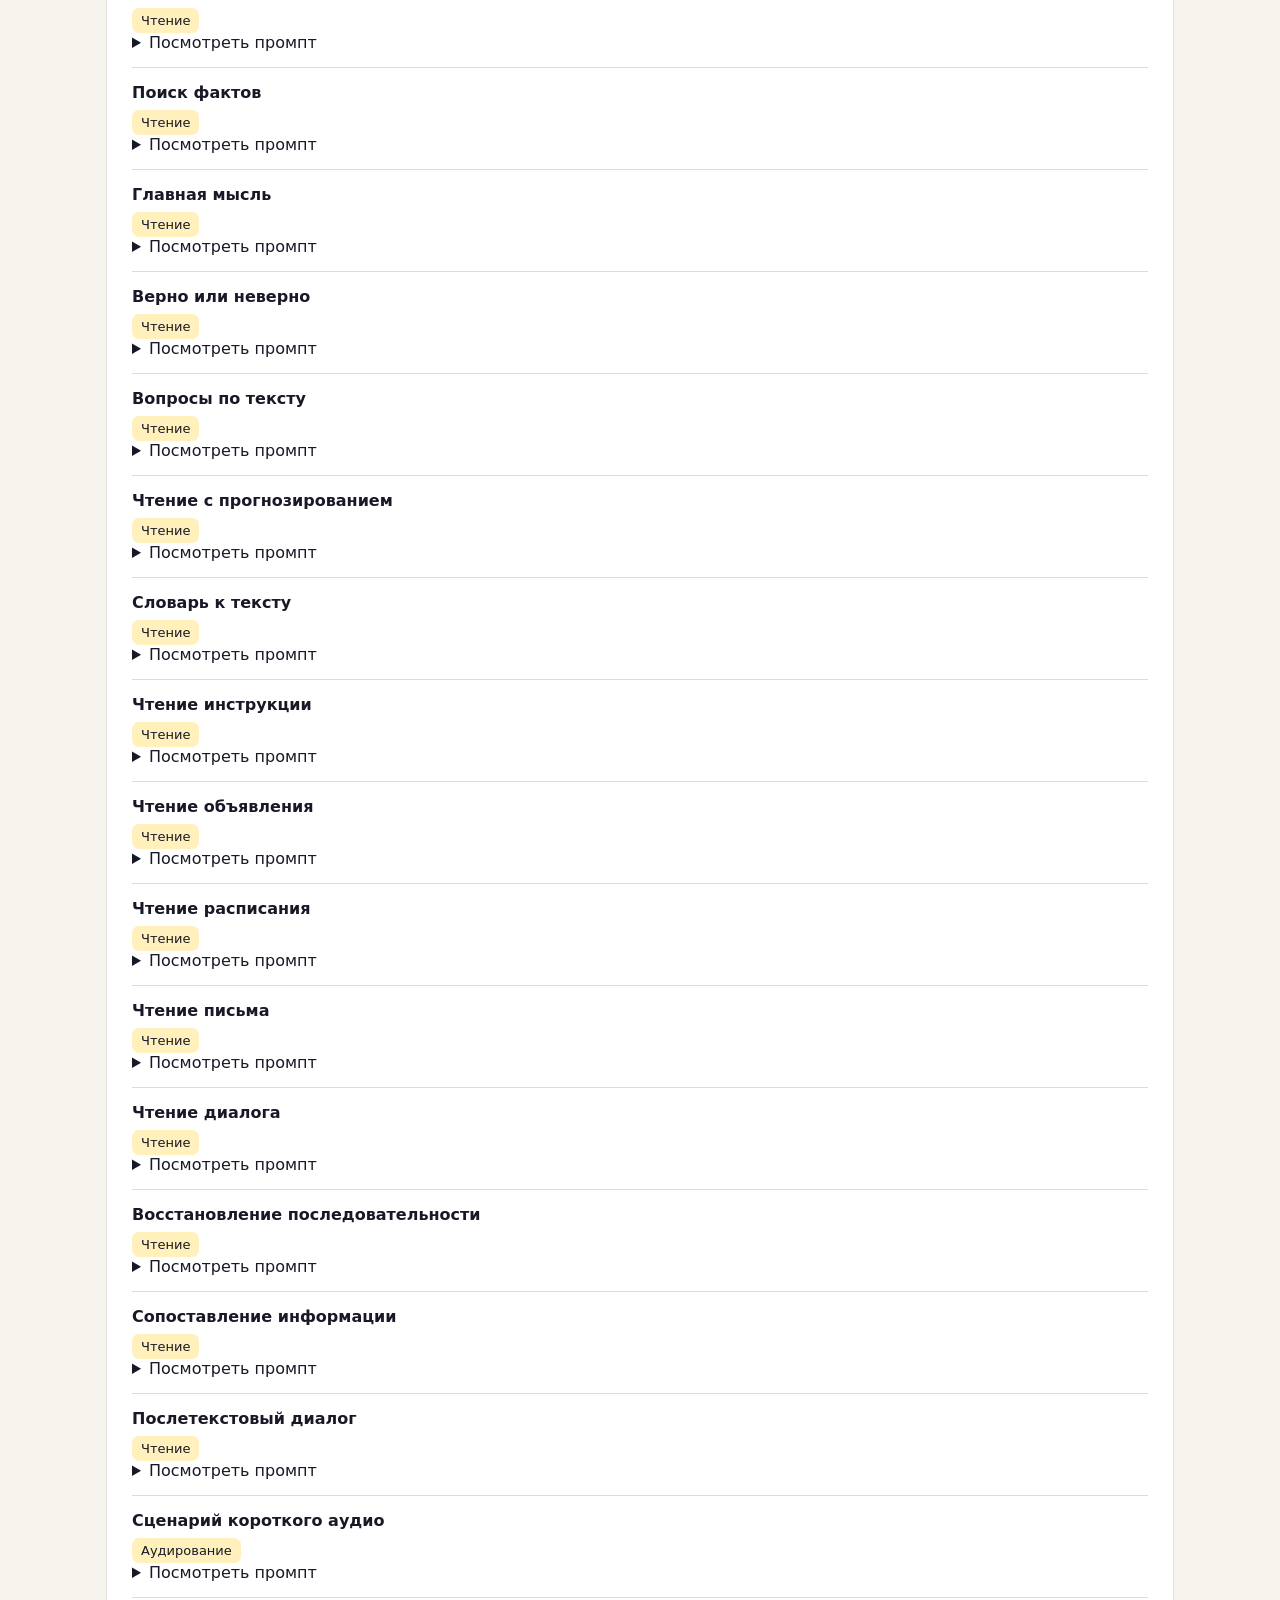
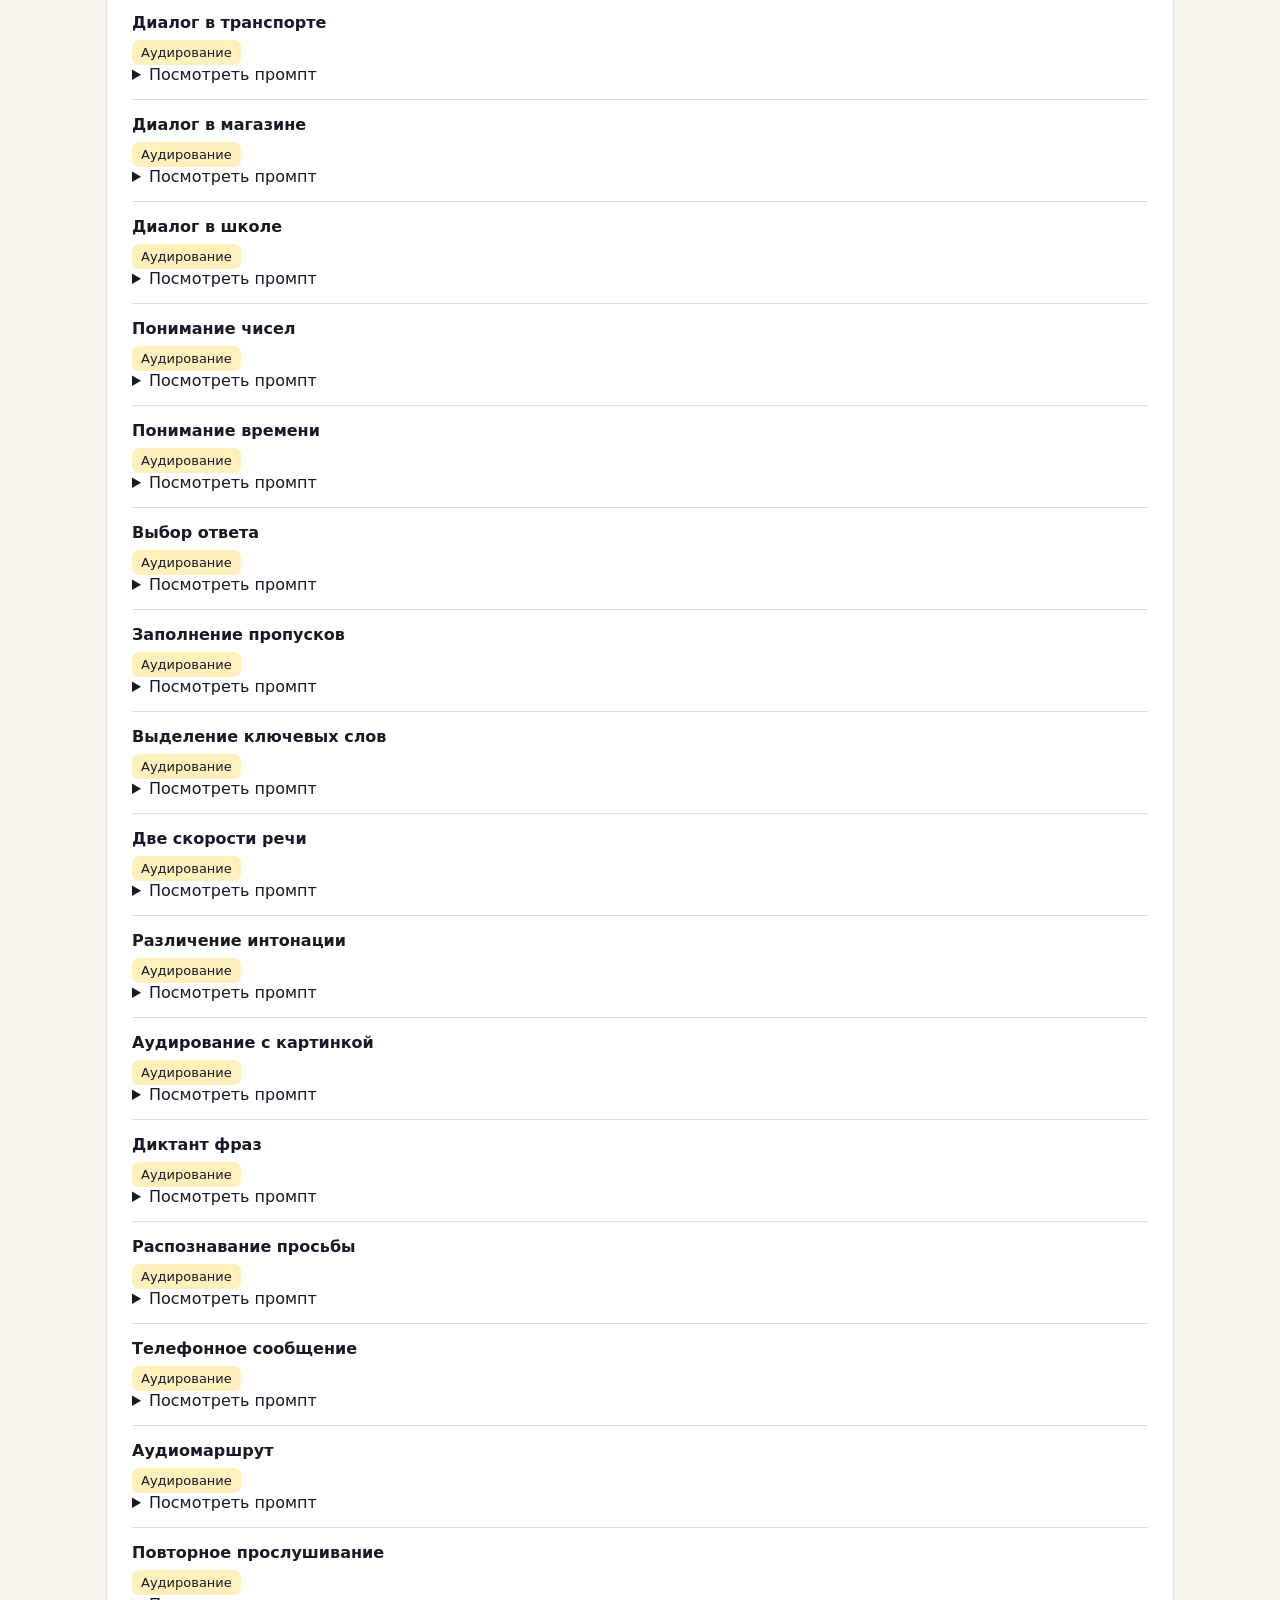
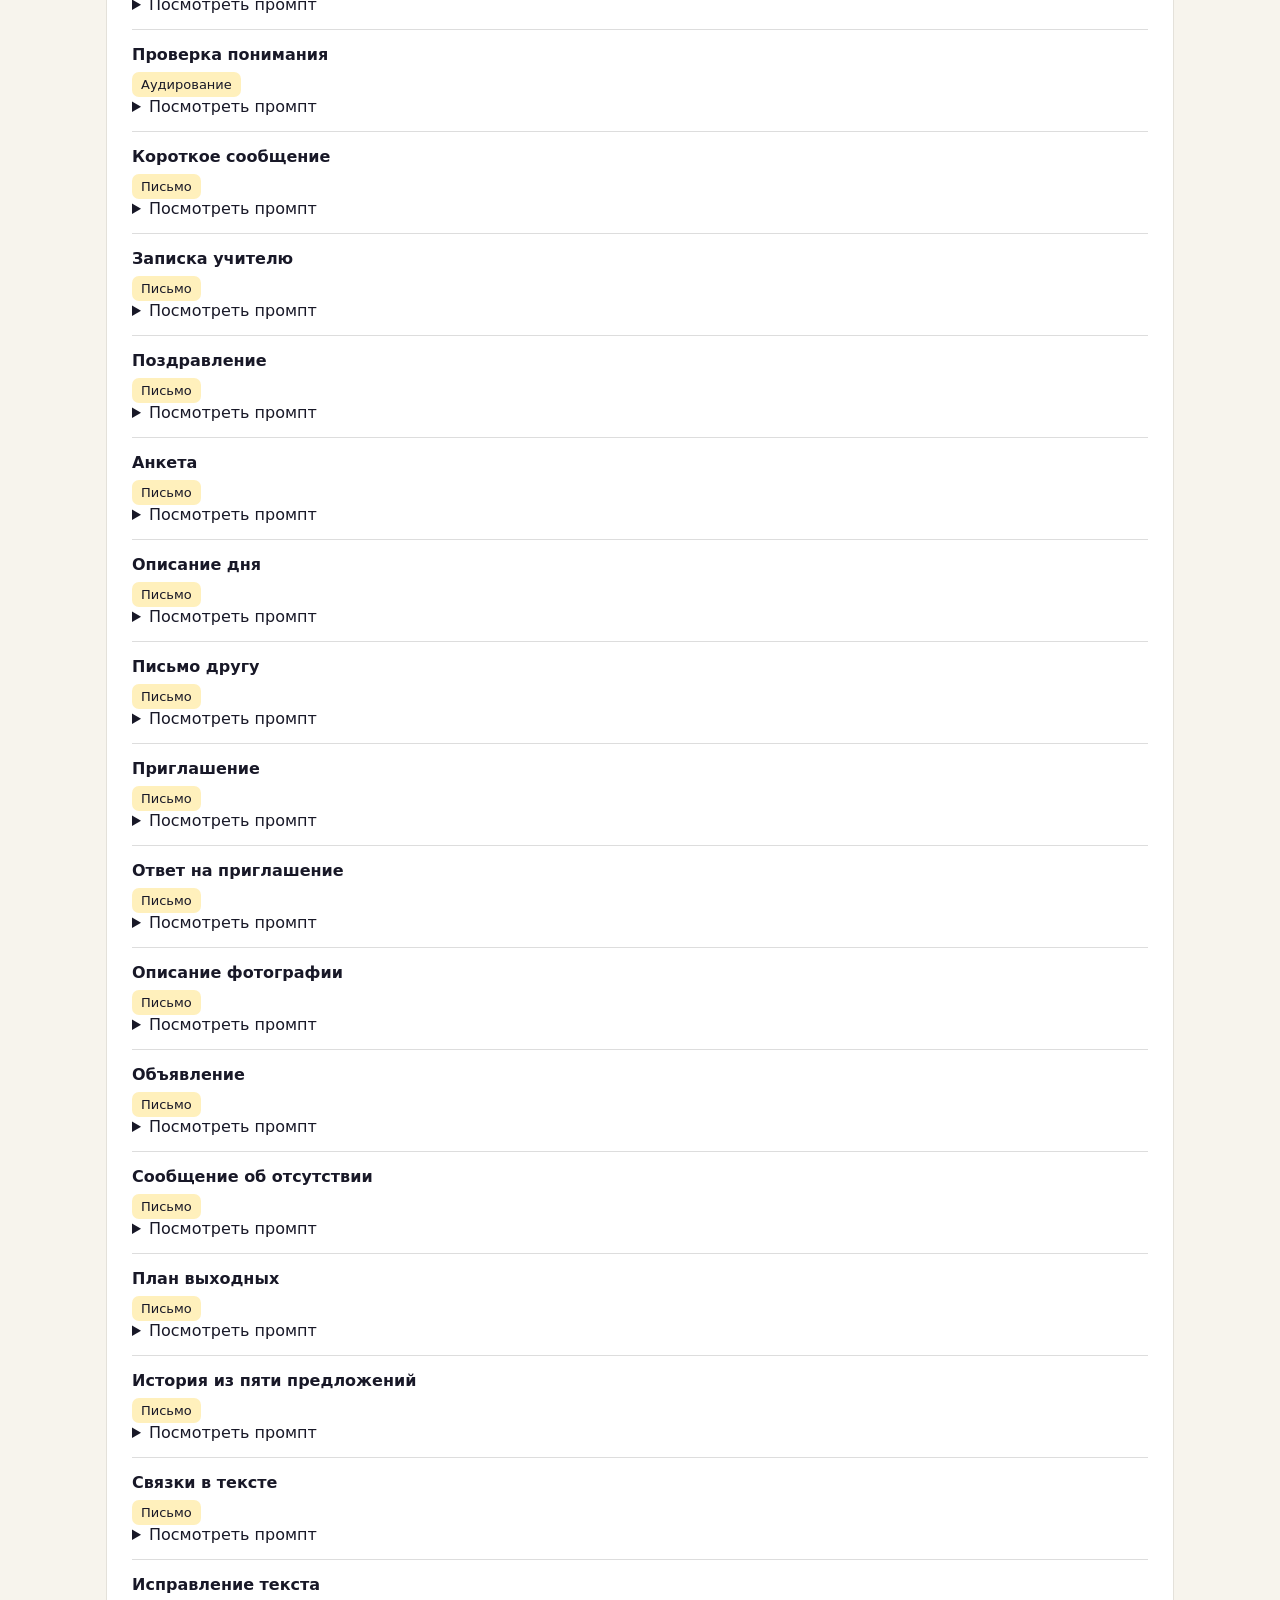
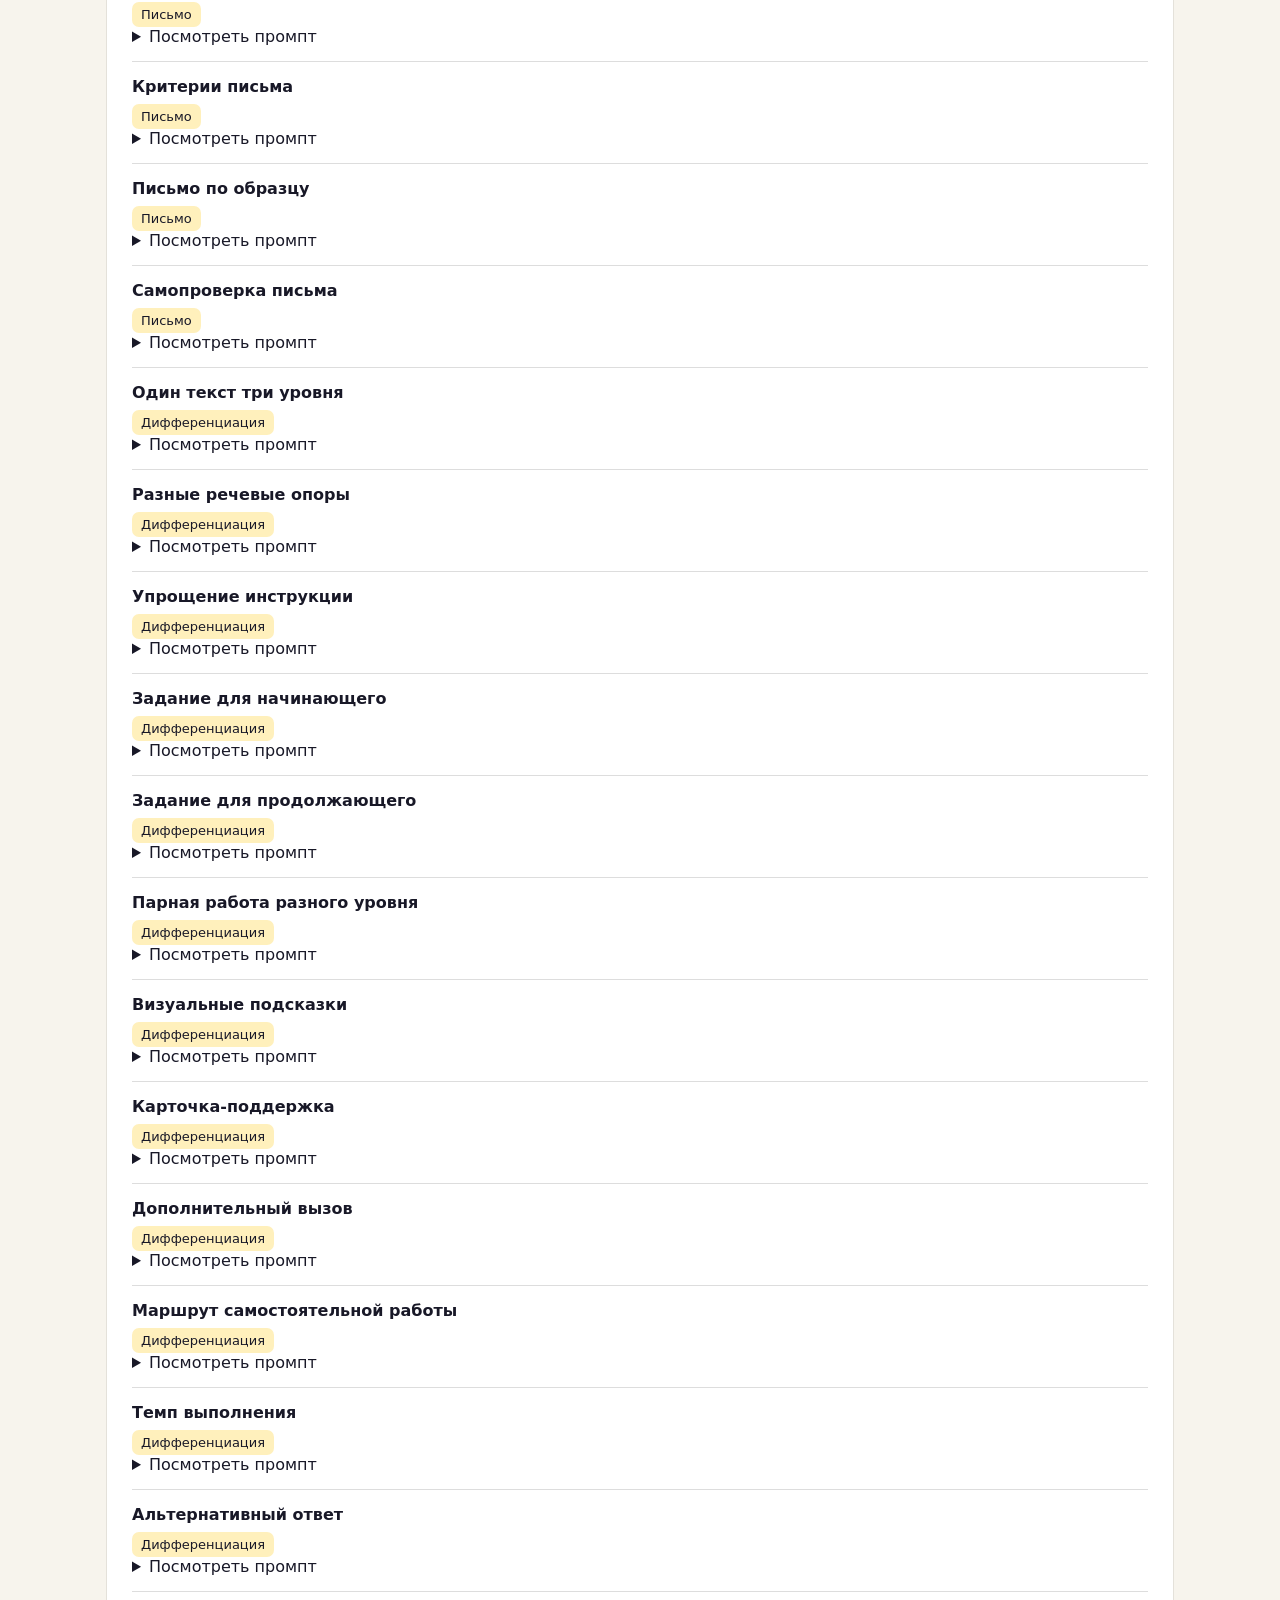
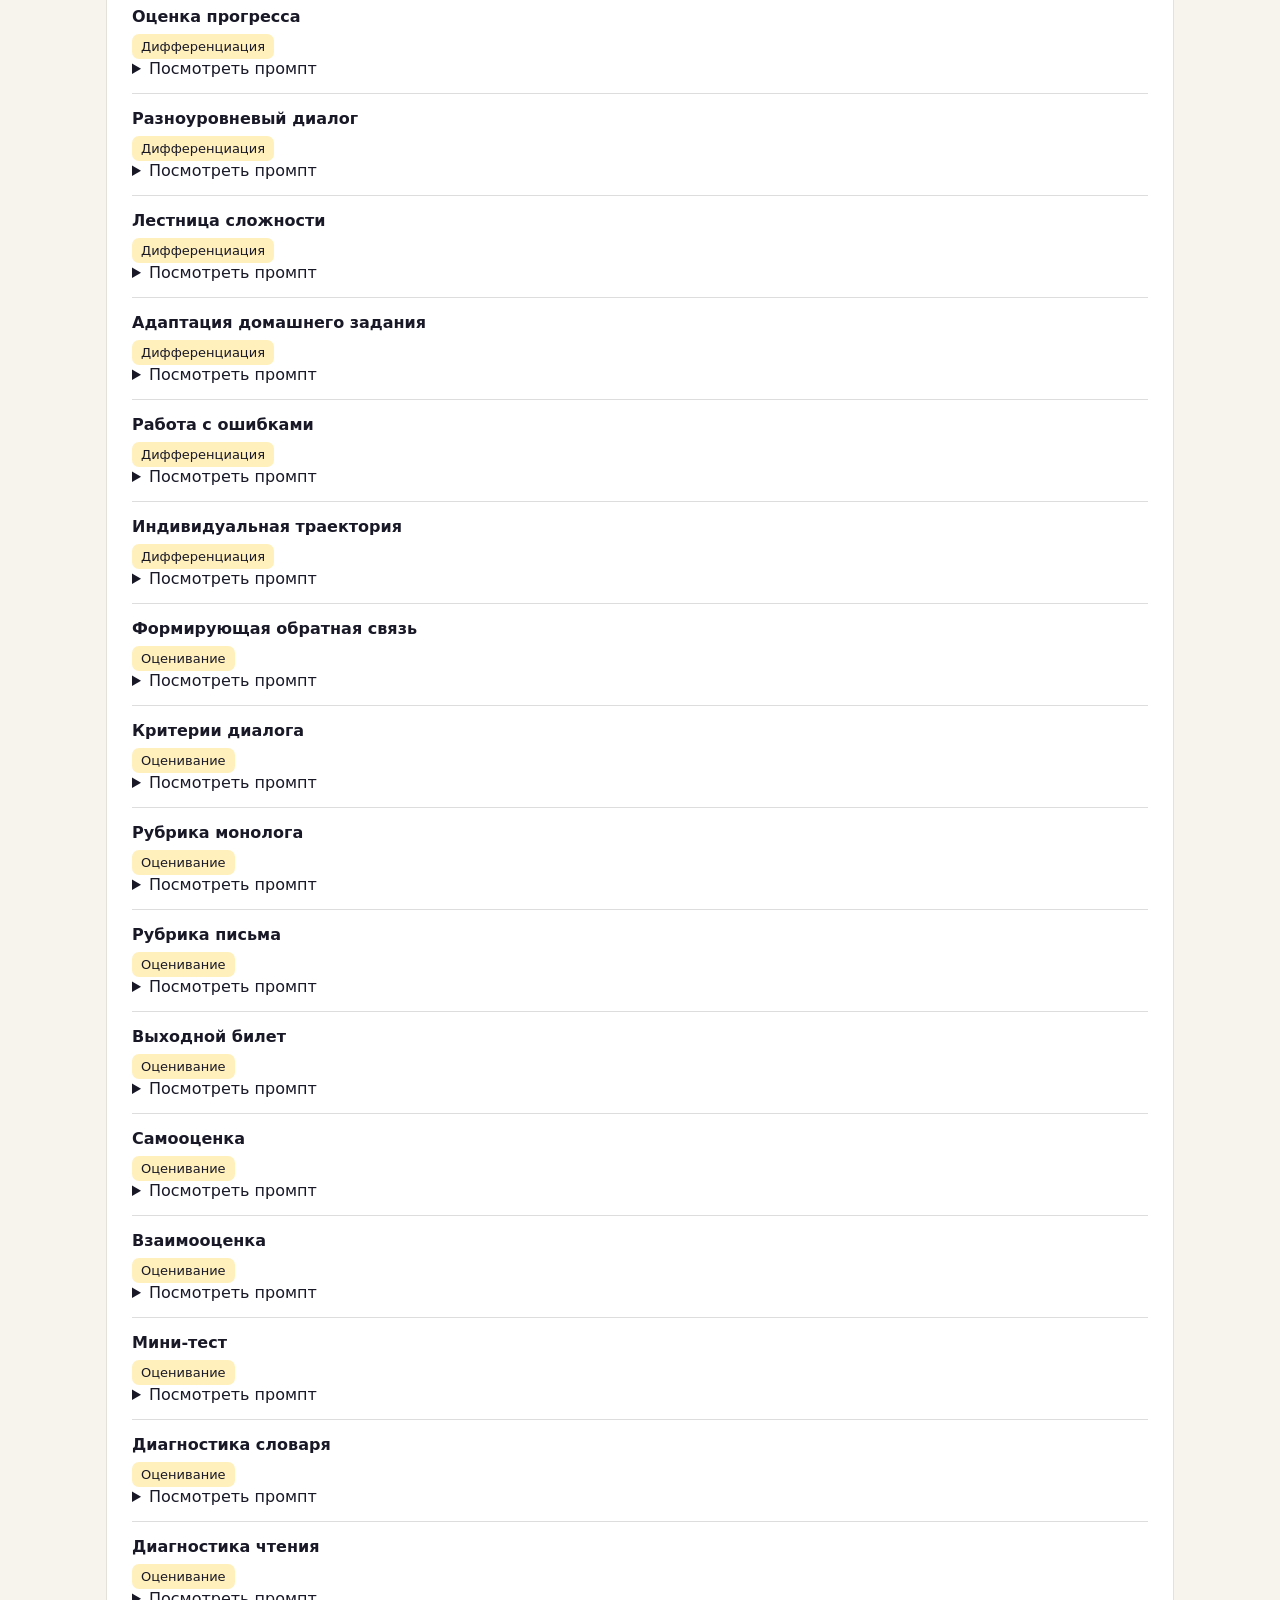
<file: ai-lab.html>
<!doctype html><html lang="ru"><meta charset="utf-8"><meta name="viewport" content="width=device-width,initial-scale=1"><title>ИИ-лаборатория педагога — Виктория Науменко</title><style>:root{font-family:system-ui,-apple-system,sans-serif;color:#181827;background:#f7f4ed}*{box-sizing:border-box}body{margin:0}header,main,footer{max-width:1120px;margin:auto;padding:26px}header{padding-top:65px}h1{font-size:clamp(35px,6vw,72px);line-height:1.03;letter-spacing:-.05em;margin:15px 0}h2{font-size:30px;letter-spacing:-.035em}p{line-height:1.6}.eyebrow{color:#3d3bff;font-weight:800;text-transform:uppercase;letter-spacing:.12em}.hero{background:#3d3bff;color:white;padding:40px;border-radius:22px}.hero p{max-width:670px}.layout{display:grid;grid-template-columns:1fr 1fr;gap:20px}.panel{background:white;padding:25px;border-radius:18px;border:1px solid #e4e1da;margin:20px 0}label{display:block;font-weight:700;margin:13px 0 6px}input,textarea,select{font:inherit;width:100%;padding:12px;border:1px solid #bbb;border-radius:9px;background:#fff}textarea{min-height:100px}button,.btn{font:inherit;background:#3d3bff;color:white;border:0;border-radius:9px;padding:12px 17px;cursor:pointer;font-weight:700}button:focus-visible,a:focus-visible,input:focus-visible,select:focus-visible{outline:3px solid #ff4fa3;outline-offset:3px}.secondary{background:#222}a{color:#3d3bff}.chip{display:inline-block;background:#fff0bc;padding:5px 9px;border-radius:7px;font-size:13px}.item{border-top:1px solid #ddd;padding:15px 0}.item strong{display:block;margin-bottom:8px}.item pre,#result{white-space:pre-wrap;overflow-wrap:anywhere;background:#f7f4ed;padding:15px;border-radius:9px;font:14px/1.6 system-ui}.controls{display:flex;gap:10px;flex-wrap:wrap;align-items:center}.controls select,.controls input{width:auto;flex:1;min-width:180px}.muted{color:#5b5b68}.service{border-bottom:1px solid #ddd;padding:14px 0}.service a{font-weight:700}.notice{border-left:4px solid #ff7a00;padding:12px 16px;background:#fff7e9}@media(max-width:760px){.layout{grid-template-columns:1fr}header{padding-top:30px}.hero{padding:24px}}</style><header><div class="eyebrow">ИИ-практикум · мини-курс педагога</div><h1>Меньше рутины.<br>Больше живой речи.</h1><p>От языкового барьера к понятному действию.</p><p class="muted">Виктория Науменко · автор практикума, учитель, педагог-наставник</p></header><main><section class="hero"><span class="chip" style="color:#111">Практическая лаборатория</span><h2>Не просто спросите ИИ. Поставьте ему педагогическую задачу.</h2><p>Выберите учебную цель, соберите точный запрос, проверьте результат и адаптируйте его под реального ученика.</p><a href="#constructor" style="color:white">Перейти к конструктору ↓</a></section><section id="constructor"><h2>Конструктор промптов RTCUFOK</h2><p>Семь опор помогают сделать запрос конкретным. Расшифровка здесь — рабочая модель практикума: роль, задача, контекст, ученик, формат, ограничения, критерии.</p><div class="layout"><div class="panel" id="fields"></div><div class="panel"><h3>Ваш готовый промпт</h3><div id="result" aria-live="polite">Заполните поля слева.</div><p><button id="copy">Скопировать промпт</button> <button id="reset" class="secondary">Очистить</button></p><p class="muted">Не вводите имена, диагнозы, адреса и другие персональные данные детей.</p></div></div></section><section><h2>Библиотека готовых промптов</h2><p>180 сценариев · 10 направлений · 18 промптов в каждом. Каждый шаблон можно адаптировать под свой урок.</p><div class="panel"><div class="controls"><select id="category" aria-label="Категория"><option value="">Все направления</option></select><input id="search" placeholder="Поиск по задачам" aria-label="Поиск"><span id="count" class="chip"></span></div><div id="items"></div></div></section><section><h2>Нейросети для практикума</h2><p>Российские и китайские сервисы. Доступность без VPN зависит от региона, провайдера, регистрации и текущих правил; проверяйте перед занятием.</p><div class="panel" id="services"></div></section><section class="panel"><h2>Проверка перед уроком</h2><div class="notice">ИИ — помощник преподавателя, а не источник окончательных методических решений. Не загружайте персональные данные учащихся.</div><div id="checks"></div></section></main><footer>© Виктория Науменко · ИИ-практикум для педагогов</footer><script>const prompts=[{"category":"Говорение","task":"Диалог знакомства","prompt":"Ты — методист по русскому языку как неродному. Разработай материал «Диалог знакомства» для учащихся уровня [A1/A2], возраст [возраст], родной язык [язык], контекст [ситуация]. Цель: после задания ученик сможет [наблюдаемое речевое действие]. Подготовь короткий диалог и три коммуникативных задания. Используй естественный современный русский, ограничь новую лексику до [число] единиц, добавь ударения в новых сложных словах. Дай инструкцию ученику простым языком, ключи, критерии успешности и адаптацию для ученика, которому нужна дополнительная опора. Не выдумывай нормативные требования; пометь, что преподаватель должен проверить."},{"category":"Говорение","task":"Диалог в магазине","prompt":"Ты — методист по русскому языку как неродному. Разработай материал «Диалог в магазине» для учащихся уровня [A1/A2], возраст [возраст], родной язык [язык], контекст [ситуация]. Цель: после задания ученик сможет [наблюдаемое речевое действие]. Подготовь пошаговую работу от образца к самостоятельной речи. Используй естественный современный русский, ограничь новую лексику до [число] единиц, добавь ударения в новых сложных словах. Дай инструкцию ученику простым языком, ключи, критерии успешности и адаптацию для ученика, которому нужна дополнительная опора. Не выдумывай нормативные требования; пометь, что преподаватель должен проверить."},{"category":"Говорение","task":"Запись к врачу","prompt":"Ты — методист по русскому языку как неродному. Разработай материал «Запись к врачу» для учащихся уровня [A1/A2], возраст [возраст], родной язык [язык], контекст [ситуация]. Цель: после задания ученик сможет [наблюдаемое речевое действие]. Подготовь материал для парной работы и проверку понимания. Используй естественный современный русский, ограничь новую лексику до [число] единиц, добавь ударения в новых сложных словах. Дай инструкцию ученику простым языком, ключи, критерии успешности и адаптацию для ученика, которому нужна дополнительная опора. Не выдумывай нормативные требования; пометь, что преподаватель должен проверить."},{"category":"Говорение","task":"Разговор на перемене","prompt":"Ты — методист по русскому языку как неродному. Разработай материал «Разговор на перемене» для учащихся уровня [A1/A2], возраст [возраст], родной язык [язык], контекст [ситуация]. Цель: после задания ученик сможет [наблюдаемое речевое действие]. Подготовь короткий диалог и три коммуникативных задания. Используй естественный современный русский, ограничь новую лексику до [число] единиц, добавь ударения в новых сложных словах. Дай инструкцию ученику простым языком, ключи, критерии успешности и адаптацию для ученика, которому нужна дополнительная опора. Не выдумывай нормативные требования; пометь, что преподаватель должен проверить."},{"category":"Говорение","task":"Описание картинки","prompt":"Ты — методист по русскому языку как неродному. Разработай материал «Описание картинки» для учащихся уровня [A1/A2], возраст [возраст], родной язык [язык], контекст [ситуация]. Цель: после задания ученик сможет [наблюдаемое речевое действие]. Подготовь пошаговую работу от образца к самостоятельной речи. Используй естественный современный русский, ограничь новую лексику до [число] единиц, добавь ударения в новых сложных словах. Дай инструкцию ученику простым языком, ключи, критерии успешности и адаптацию для ученика, которому нужна дополнительная опора. Не выдумывай нормативные требования; пометь, что преподаватель должен проверить."},{"category":"Говорение","task":"Обсуждение выходных","prompt":"Ты — методист по русскому языку как неродному. Разработай материал «Обсуждение выходных» для учащихся уровня [A1/A2], возраст [возраст], родной язык [язык], контекст [ситуация]. Цель: после задания ученик сможет [наблюдаемое речевое действие]. Подготовь материал для парной работы и проверку понимания. Используй естественный современный русский, ограничь новую лексику до [число] единиц, добавь ударения в новых сложных словах. Дай инструкцию ученику простым языком, ключи, критерии успешности и адаптацию для ученика, которому нужна дополнительная опора. Не выдумывай нормативные требования; пометь, что преподаватель должен проверить."},{"category":"Говорение","task":"Просьба о помощи","prompt":"Ты — методист по русскому языку как неродному. Разработай материал «Просьба о помощи» для учащихся уровня [A1/A2], возраст [возраст], родной язык [язык], контекст [ситуация]. Цель: после задания ученик сможет [наблюдаемое речевое действие]. Подготовь короткий диалог и три коммуникативных задания. Используй естественный современный русский, ограничь новую лексику до [число] единиц, добавь ударения в новых сложных словах. Дай инструкцию ученику простым языком, ключи, критерии успешности и адаптацию для ученика, которому нужна дополнительная опора. Не выдумывай нормативные требования; пометь, что преподаватель должен проверить."},{"category":"Говорение","task":"Вежливый отказ","prompt":"Ты — методист по русскому языку как неродному. Разработай материал «Вежливый отказ» для учащихся уровня [A1/A2], возраст [возраст], родной язык [язык], контекст [ситуация]. Цель: после задания ученик сможет [наблюдаемое речевое действие]. Подготовь пошаговую работу от образца к самостоятельной речи. Используй естественный современный русский, ограничь новую лексику до [число] единиц, добавь ударения в новых сложных словах. Дай инструкцию ученику простым языком, ключи, критерии успешности и адаптацию для ученика, которому нужна дополнительная опора. Не выдумывай нормативные требования; пометь, что преподаватель должен проверить."},{"category":"Говорение","task":"Уточняющий вопрос","prompt":"Ты — методист по русскому языку как неродному. Разработай материал «Уточняющий вопрос» для учащихся уровня [A1/A2], возраст [возраст], родной язык [язык], контекст [ситуация]. Цель: после задания ученик сможет [наблюдаемое речевое действие]. Подготовь материал для парной работы и проверку понимания. Используй естественный современный русский, ограничь новую лексику до [число] единиц, добавь ударения в новых сложных словах. Дай инструкцию ученику простым языком, ключи, критерии успешности и адаптацию для ученика, которому нужна дополнительная опора. Не выдумывай нормативные требования; пометь, что преподаватель должен проверить."},{"category":"Говорение","task":"Рассказ о семье","prompt":"Ты — методист по русскому языку как неродному. Разработай материал «Рассказ о семье» для учащихся уровня [A1/A2], возраст [возраст], родной язык [язык], контекст [ситуация]. Цель: после задания ученик сможет [наблюдаемое речевое действие]. Подготовь короткий диалог и три коммуникативных задания. Используй естественный современный русский, ограничь новую лексику до [число] единиц, добавь ударения в новых сложных словах. Дай инструкцию ученику простым языком, ключи, критерии успешности и адаптацию для ученика, которому нужна дополнительная опора. Не выдумывай нормативные требования; пометь, что преподаватель должен проверить."},{"category":"Говорение","task":"Обсуждение расписания","prompt":"Ты — методист по русскому языку как неродному. Разработай материал «Обсуждение расписания» для учащихся уровня [A1/A2], возраст [возраст], родной язык [язык], контекст [ситуация]. Цель: после задания ученик сможет [наблюдаемое речевое действие]. Подготовь пошаговую работу от образца к самостоятельной речи. Используй естественный современный русский, ограничь новую лексику до [число] единиц, добавь ударения в новых сложных словах. Дай инструкцию ученику простым языком, ключи, критерии успешности и адаптацию для ученика, которому нужна дополнительная опора. Не выдумывай нормативные требования; пометь, что преподаватель должен проверить."},{"category":"Говорение","task":"Диалог в столовой","prompt":"Ты — методист по русскому языку как неродному. Разработай материал «Диалог в столовой» для учащихся уровня [A1/A2], возраст [возраст], родной язык [язык], контекст [ситуация]. Цель: после задания ученик сможет [наблюдаемое речевое действие]. Подготовь материал для парной работы и проверку понимания. Используй естественный современный русский, ограничь новую лексику до [число] единиц, добавь ударения в новых сложных словах. Дай инструкцию ученику простым языком, ключи, критерии успешности и адаптацию для ученика, которому нужна дополнительная опора. Не выдумывай нормативные требования; пометь, что преподаватель должен проверить."},{"category":"Говорение","task":"Маршрут по городу","prompt":"Ты — методист по русскому языку как неродному. Разработай материал «Маршрут по городу» для учащихся уровня [A1/A2], возраст [возраст], родной язык [язык], контекст [ситуация]. Цель: после задания ученик сможет [наблюдаемое речевое действие]. Подготовь короткий диалог и три коммуникативных задания. Используй естественный современный русский, ограничь новую лексику до [число] единиц, добавь ударения в новых сложных словах. Дай инструкцию ученику простым языком, ключи, критерии успешности и адаптацию для ученика, которому нужна дополнительная опора. Не выдумывай нормативные требования; пометь, что преподаватель должен проверить."},{"category":"Говорение","task":"Телефонный разговор","prompt":"Ты — методист по русскому языку как неродному. Разработай материал «Телефонный разговор» для учащихся уровня [A1/A2], возраст [возраст], родной язык [язык], контекст [ситуация]. Цель: после задания ученик сможет [наблюдаемое речевое действие]. Подготовь пошаговую работу от образца к самостоятельной речи. Используй естественный современный русский, ограничь новую лексику до [число] единиц, добавь ударения в новых сложных словах. Дай инструкцию ученику простым языком, ключи, критерии успешности и адаптацию для ученика, которому нужна дополнительная опора. Не выдумывай нормативные требования; пометь, что преподаватель должен проверить."},{"category":"Говорение","task":"Ролевая игра в библиотеке","prompt":"Ты — методист по русскому языку как неродному. Разработай материал «Ролевая игра в библиотеке» для учащихся уровня [A1/A2], возраст [возраст], родной язык [язык], контекст [ситуация]. Цель: после задания ученик сможет [наблюдаемое речевое действие]. Подготовь материал для парной работы и проверку понимания. Используй естественный современный русский, ограничь новую лексику до [число] единиц, добавь ударения в новых сложных словах. Дай инструкцию ученику простым языком, ключи, критерии успешности и адаптацию для ученика, которому нужна дополнительная опора. Не выдумывай нормативные требования; пометь, что преподаватель должен проверить."},{"category":"Говорение","task":"Обмен мнениями","prompt":"Ты — методист по русскому языку как неродному. Разработай материал «Обмен мнениями» для учащихся уровня [A1/A2], возраст [возраст], родной язык [язык], контекст [ситуация]. Цель: после задания ученик сможет [наблюдаемое речевое действие]. Подготовь короткий диалог и три коммуникативных задания. Используй естественный современный русский, ограничь новую лексику до [число] единиц, добавь ударения в новых сложных словах. Дай инструкцию ученику простым языком, ключи, критерии успешности и адаптацию для ученика, которому нужна дополнительная опора. Не выдумывай нормативные требования; пометь, что преподаватель должен проверить."},{"category":"Говорение","task":"Подготовка монолога","prompt":"Ты — методист по русскому языку как неродному. Разработай материал «Подготовка монолога» для учащихся уровня [A1/A2], возраст [возраст], родной язык [язык], контекст [ситуация]. Цель: после задания ученик сможет [наблюдаемое речевое действие]. Подготовь пошаговую работу от образца к самостоятельной речи. Используй естественный современный русский, ограничь новую лексику до [число] единиц, добавь ударения в новых сложных словах. Дай инструкцию ученику простым языком, ключи, критерии успешности и адаптацию для ученика, которому нужна дополнительная опора. Не выдумывай нормативные требования; пометь, что преподаватель должен проверить."},{"category":"Говорение","task":"Ответ по опорным словам","prompt":"Ты — методист по русскому языку как неродному. Разработай материал «Ответ по опорным словам» для учащихся уровня [A1/A2], возраст [возраст], родной язык [язык], контекст [ситуация]. Цель: после задания ученик сможет [наблюдаемое речевое действие]. Подготовь материал для парной работы и проверку понимания. Используй естественный современный русский, ограничь новую лексику до [число] единиц, добавь ударения в новых сложных словах. Дай инструкцию ученику простым языком, ключи, критерии успешности и адаптацию для ученика, которому нужна дополнительная опора. Не выдумывай нормативные требования; пометь, что преподаватель должен проверить."},{"category":"Лексика","task":"Словарь по теме школа","prompt":"Ты — методист по русскому языку как неродному. Разработай материал «Словарь по теме школа» для учащихся уровня [A1/A2], возраст [возраст], родной язык [язык], контекст [ситуация]. Цель: после задания ученик сможет [наблюдаемое речевое действие]. Подготовь короткий диалог и три коммуникативных задания. Используй естественный современный русский, ограничь новую лексику до [число] единиц, добавь ударения в новых сложных словах. Дай инструкцию ученику простым языком, ключи, критерии успешности и адаптацию для ученика, которому нужна дополнительная опора. Не выдумывай нормативные требования; пометь, что преподаватель должен проверить."},{"category":"Лексика","task":"Частотные слова урока","prompt":"Ты — методист по русскому языку как неродному. Разработай материал «Частотные слова урока» для учащихся уровня [A1/A2], возраст [возраст], родной язык [язык], контекст [ситуация]. Цель: после задания ученик сможет [наблюдаемое речевое действие]. Подготовь пошаговую работу от образца к самостоятельной речи. Используй естественный современный русский, ограничь новую лексику до [число] единиц, добавь ударения в новых сложных словах. Дай инструкцию ученику простым языком, ключи, критерии успешности и адаптацию для ученика, которому нужна дополнительная опора. Не выдумывай нормативные требования; пометь, что преподаватель должен проверить."},{"category":"Лексика","task":"Лексика по иллюстрации","prompt":"Ты — методист по русскому языку как неродному. Разработай материал «Лексика по иллюстрации» для учащихся уровня [A1/A2], возраст [возраст], родной язык [язык], контекст [ситуация]. Цель: после задания ученик сможет [наблюдаемое речевое действие]. Подготовь материал для парной работы и проверку понимания. Используй естественный современный русский, ограничь новую лексику до [число] единиц, добавь ударения в новых сложных словах. Дай инструкцию ученику простым языком, ключи, критерии успешности и адаптацию для ученика, которому нужна дополнительная опора. Не выдумывай нормативные требования; пометь, что преподаватель должен проверить."},{"category":"Лексика","task":"Слова для диалога","prompt":"Ты — методист по русскому языку как неродному. Разработай материал «Слова для диалога» для учащихся уровня [A1/A2], возраст [возраст], родной язык [язык], контекст [ситуация]. Цель: после задания ученик сможет [наблюдаемое речевое действие]. Подготовь короткий диалог и три коммуникативных задания. Используй естественный современный русский, ограничь новую лексику до [число] единиц, добавь ударения в новых сложных словах. Дай инструкцию ученику простым языком, ключи, критерии успешности и адаптацию для ученика, которому нужна дополнительная опора. Не выдумывай нормативные требования; пометь, что преподаватель должен проверить."},{"category":"Лексика","task":"Коллокации","prompt":"Ты — методист по русскому языку как неродному. Разработай материал «Коллокации» для учащихся уровня [A1/A2], возраст [возраст], родной язык [язык], контекст [ситуация]. Цель: после задания ученик сможет [наблюдаемое речевое действие]. Подготовь пошаговую работу от образца к самостоятельной речи. Используй естественный современный русский, ограничь новую лексику до [число] единиц, добавь ударения в новых сложных словах. Дай инструкцию ученику простым языком, ключи, критерии успешности и адаптацию для ученика, которому нужна дополнительная опора. Не выдумывай нормативные требования; пометь, что преподаватель должен проверить."},{"category":"Лексика","task":"Синонимы по уровню","prompt":"Ты — методист по русскому языку как неродному. Разработай материал «Синонимы по уровню» для учащихся уровня [A1/A2], возраст [возраст], родной язык [язык], контекст [ситуация]. Цель: после задания ученик сможет [наблюдаемое речевое действие]. Подготовь материал для парной работы и проверку понимания. Используй естественный современный русский, ограничь новую лексику до [число] единиц, добавь ударения в новых сложных словах. Дай инструкцию ученику простым языком, ключи, критерии успешности и адаптацию для ученика, которому нужна дополнительная опора. Не выдумывай нормативные требования; пометь, что преподаватель должен проверить."},{"category":"Лексика","task":"Антонимы","prompt":"Ты — методист по русскому языку как неродному. Разработай материал «Антонимы» для учащихся уровня [A1/A2], возраст [возраст], родной язык [язык], контекст [ситуация]. Цель: после задания ученик сможет [наблюдаемое речевое действие]. Подготовь короткий диалог и три коммуникативных задания. Используй естественный современный русский, ограничь новую лексику до [число] единиц, добавь ударения в новых сложных словах. Дай инструкцию ученику простым языком, ключи, критерии успешности и адаптацию для ученика, которому нужна дополнительная опора. Не выдумывай нормативные требования; пометь, что преподаватель должен проверить."},{"category":"Лексика","task":"Словообразование","prompt":"Ты — методист по русскому языку как неродному. Разработай материал «Словообразование» для учащихся уровня [A1/A2], возраст [возраст], родной язык [язык], контекст [ситуация]. Цель: после задания ученик сможет [наблюдаемое речевое действие]. Подготовь пошаговую работу от образца к самостоятельной речи. Используй естественный современный русский, ограничь новую лексику до [число] единиц, добавь ударения в новых сложных словах. Дай инструкцию ученику простым языком, ключи, критерии успешности и адаптацию для ученика, которому нужна дополнительная опора. Не выдумывай нормативные требования; пометь, что преподаватель должен проверить."},{"category":"Лексика","task":"Слова в контексте","prompt":"Ты — методист по русскому языку как неродному. Разработай материал «Слова в контексте» для учащихся уровня [A1/A2], возраст [возраст], родной язык [язык], контекст [ситуация]. Цель: после задания ученик сможет [наблюдаемое речевое действие]. Подготовь материал для парной работы и проверку понимания. Используй естественный современный русский, ограничь новую лексику до [число] единиц, добавь ударения в новых сложных словах. Дай инструкцию ученику простым языком, ключи, критерии успешности и адаптацию для ученика, которому нужна дополнительная опора. Не выдумывай нормативные требования; пометь, что преподаватель должен проверить."},{"category":"Лексика","task":"Лексические карточки","prompt":"Ты — методист по русскому языку как неродному. Разработай материал «Лексические карточки» для учащихся уровня [A1/A2], возраст [возраст], родной язык [язык], контекст [ситуация]. Цель: после задания ученик сможет [наблюдаемое речевое действие]. Подготовь короткий диалог и три коммуникативных задания. Используй естественный современный русский, ограничь новую лексику до [число] единиц, добавь ударения в новых сложных словах. Дай инструкцию ученику простым языком, ключи, критерии успешности и адаптацию для ученика, которому нужна дополнительная опора. Не выдумывай нормативные требования; пометь, что преподаватель должен проверить."},{"category":"Лексика","task":"Повторение через интервалы","prompt":"Ты — методист по русскому языку как неродному. Разработай материал «Повторение через интервалы» для учащихся уровня [A1/A2], возраст [возраст], родной язык [язык], контекст [ситуация]. Цель: после задания ученик сможет [наблюдаемое речевое действие]. Подготовь пошаговую работу от образца к самостоятельной речи. Используй естественный современный русский, ограничь новую лексику до [число] единиц, добавь ударения в новых сложных словах. Дай инструкцию ученику простым языком, ключи, критерии успешности и адаптацию для ученика, которому нужна дополнительная опора. Не выдумывай нормативные требования; пометь, что преподаватель должен проверить."},{"category":"Лексика","task":"Лексическое лото","prompt":"Ты — методист по русскому языку как неродному. Разработай материал «Лексическое лото» для учащихся уровня [A1/A2], возраст [возраст], родной язык [язык], контекст [ситуация]. Цель: после задания ученик сможет [наблюдаемое речевое действие]. Подготовь материал для парной работы и проверку понимания. Используй естественный современный русский, ограничь новую лексику до [число] единиц, добавь ударения в новых сложных словах. Дай инструкцию ученику простым языком, ключи, критерии успешности и адаптацию для ученика, которому нужна дополнительная опора. Не выдумывай нормативные требования; пометь, что преподаватель должен проверить."},{"category":"Лексика","task":"Сортировка слов","prompt":"Ты — методист по русскому языку как неродному. Разработай материал «Сортировка слов» для учащихся уровня [A1/A2], возраст [возраст], родной язык [язык], контекст [ситуация]. Цель: после задания ученик сможет [наблюдаемое речевое действие]. Подготовь короткий диалог и три коммуникативных задания. Используй естественный современный русский, ограничь новую лексику до [число] единиц, добавь ударения в новых сложных словах. Дай инструкцию ученику простым языком, ключи, критерии успешности и адаптацию для ученика, которому нужна дополнительная опора. Не выдумывай нормативные требования; пометь, что преподаватель должен проверить."},{"category":"Лексика","task":"Лишнее слово","prompt":"Ты — методист по русскому языку как неродному. Разработай материал «Лишнее слово» для учащихся уровня [A1/A2], возраст [возраст], родной язык [язык], контекст [ситуация]. Цель: после задания ученик сможет [наблюдаемое речевое действие]. Подготовь пошаговую работу от образца к самостоятельной речи. Используй естественный современный русский, ограничь новую лексику до [число] единиц, добавь ударения в новых сложных словах. Дай инструкцию ученику простым языком, ключи, критерии успешности и адаптацию для ученика, которому нужна дополнительная опора. Не выдумывай нормативные требования; пометь, что преподаватель должен проверить."},{"category":"Лексика","task":"Мини-история со словами","prompt":"Ты — методист по русскому языку как неродному. Разработай материал «Мини-история со словами» для учащихся уровня [A1/A2], возраст [возраст], родной язык [язык], контекст [ситуация]. Цель: после задания ученик сможет [наблюдаемое речевое действие]. Подготовь материал для парной работы и проверку понимания. Используй естественный современный русский, ограничь новую лексику до [число] единиц, добавь ударения в новых сложных словах. Дай инструкцию ученику простым языком, ключи, критерии успешности и адаптацию для ученика, которому нужна дополнительная опора. Не выдумывай нормативные требования; пометь, что преподаватель должен проверить."},{"category":"Лексика","task":"Проверка понимания","prompt":"Ты — методист по русскому языку как неродному. Разработай материал «Проверка понимания» для учащихся уровня [A1/A2], возраст [возраст], родной язык [язык], контекст [ситуация]. Цель: после задания ученик сможет [наблюдаемое речевое действие]. Подготовь короткий диалог и три коммуникативных задания. Используй естественный современный русский, ограничь новую лексику до [число] единиц, добавь ударения в новых сложных словах. Дай инструкцию ученику простым языком, ключи, критерии успешности и адаптацию для ученика, которому нужна дополнительная опора. Не выдумывай нормативные требования; пометь, что преподаватель должен проверить."},{"category":"Лексика","task":"Лексический диктант","prompt":"Ты — методист по русскому языку как неродному. Разработай материал «Лексический диктант» для учащихся уровня [A1/A2], возраст [возраст], родной язык [язык], контекст [ситуация]. Цель: после задания ученик сможет [наблюдаемое речевое действие]. Подготовь пошаговую работу от образца к самостоятельной речи. Используй естественный современный русский, ограничь новую лексику до [число] единиц, добавь ударения в новых сложных словах. Дай инструкцию ученику простым языком, ключи, критерии успешности и адаптацию для ученика, которому нужна дополнительная опора. Не выдумывай нормативные требования; пометь, что преподаватель должен проверить."},{"category":"Лексика","task":"Активизация слов","prompt":"Ты — методист по русскому языку как неродному. Разработай материал «Активизация слов» для учащихся уровня [A1/A2], возраст [возраст], родной язык [язык], контекст [ситуация]. Цель: после задания ученик сможет [наблюдаемое речевое действие]. Подготовь материал для парной работы и проверку понимания. Используй естественный современный русский, ограничь новую лексику до [число] единиц, добавь ударения в новых сложных словах. Дай инструкцию ученику простым языком, ключи, критерии успешности и адаптацию для ученика, которому нужна дополнительная опора. Не выдумывай нормативные требования; пометь, что преподаватель должен проверить."},{"category":"Грамматика","task":"Род существительных","prompt":"Ты — методист по русскому языку как неродному. Разработай материал «Род существительных» для учащихся уровня [A1/A2], возраст [возраст], родной язык [язык], контекст [ситуация]. Цель: после задания ученик сможет [наблюдаемое речевое действие]. Подготовь короткий диалог и три коммуникативных задания. Используй естественный современный русский, ограничь новую лексику до [число] единиц, добавь ударения в новых сложных словах. Дай инструкцию ученику простым языком, ключи, критерии успешности и адаптацию для ученика, которому нужна дополнительная опора. Не выдумывай нормативные требования; пометь, что преподаватель должен проверить."},{"category":"Грамматика","task":"Число существительных","prompt":"Ты — методист по русскому языку как неродному. Разработай материал «Число существительных» для учащихся уровня [A1/A2], возраст [возраст], родной язык [язык], контекст [ситуация]. Цель: после задания ученик сможет [наблюдаемое речевое действие]. Подготовь пошаговую работу от образца к самостоятельной речи. Используй естественный современный русский, ограничь новую лексику до [число] единиц, добавь ударения в новых сложных словах. Дай инструкцию ученику простым языком, ключи, критерии успешности и адаптацию для ученика, которому нужна дополнительная опора. Не выдумывай нормативные требования; пометь, что преподаватель должен проверить."},{"category":"Грамматика","task":"Именительный падеж","prompt":"Ты — методист по русскому языку как неродному. Разработай материал «Именительный падеж» для учащихся уровня [A1/A2], возраст [возраст], родной язык [язык], контекст [ситуация]. Цель: после задания ученик сможет [наблюдаемое речевое действие]. Подготовь материал для парной работы и проверку понимания. Используй естественный современный русский, ограничь новую лексику до [число] единиц, добавь ударения в новых сложных словах. Дай инструкцию ученику простым языком, ключи, критерии успешности и адаптацию для ученика, которому нужна дополнительная опора. Не выдумывай нормативные требования; пометь, что преподаватель должен проверить."},{"category":"Грамматика","task":"Винительный падеж","prompt":"Ты — методист по русскому языку как неродному. Разработай материал «Винительный падеж» для учащихся уровня [A1/A2], возраст [возраст], родной язык [язык], контекст [ситуация]. Цель: после задания ученик сможет [наблюдаемое речевое действие]. Подготовь короткий диалог и три коммуникативных задания. Используй естественный современный русский, ограничь новую лексику до [число] единиц, добавь ударения в новых сложных словах. Дай инструкцию ученику простым языком, ключи, критерии успешности и адаптацию для ученика, которому нужна дополнительная опора. Не выдумывай нормативные требования; пометь, что преподаватель должен проверить."},{"category":"Грамматика","task":"Предложный падеж","prompt":"Ты — методист по русскому языку как неродному. Разработай материал «Предложный падеж» для учащихся уровня [A1/A2], возраст [возраст], родной язык [язык], контекст [ситуация]. Цель: после задания ученик сможет [наблюдаемое речевое действие]. Подготовь пошаговую работу от образца к самостоятельной речи. Используй естественный современный русский, ограничь новую лексику до [число] единиц, добавь ударения в новых сложных словах. Дай инструкцию ученику простым языком, ключи, критерии успешности и адаптацию для ученика, которому нужна дополнительная опора. Не выдумывай нормативные требования; пометь, что преподаватель должен проверить."},{"category":"Грамматика","task":"Дательный падеж","prompt":"Ты — методист по русскому языку как неродному. Разработай материал «Дательный падеж» для учащихся уровня [A1/A2], возраст [возраст], родной язык [язык], контекст [ситуация]. Цель: после задания ученик сможет [наблюдаемое речевое действие]. Подготовь материал для парной работы и проверку понимания. Используй естественный современный русский, ограничь новую лексику до [число] единиц, добавь ударения в новых сложных словах. Дай инструкцию ученику простым языком, ключи, критерии успешности и адаптацию для ученика, которому нужна дополнительная опора. Не выдумывай нормативные требования; пометь, что преподаватель должен проверить."},{"category":"Грамматика","task":"Родительный падеж","prompt":"Ты — методист по русскому языку как неродному. Разработай материал «Родительный падеж» для учащихся уровня [A1/A2], возраст [возраст], родной язык [язык], контекст [ситуация]. Цель: после задания ученик сможет [наблюдаемое речевое действие]. Подготовь короткий диалог и три коммуникативных задания. Используй естественный современный русский, ограничь новую лексику до [число] единиц, добавь ударения в новых сложных словах. Дай инструкцию ученику простым языком, ключи, критерии успешности и адаптацию для ученика, которому нужна дополнительная опора. Не выдумывай нормативные требования; пометь, что преподаватель должен проверить."},{"category":"Грамматика","task":"Творительный падеж","prompt":"Ты — методист по русскому языку как неродному. Разработай материал «Творительный падеж» для учащихся уровня [A1/A2], возраст [возраст], родной язык [язык], контекст [ситуация]. Цель: после задания ученик сможет [наблюдаемое речевое действие]. Подготовь пошаговую работу от образца к самостоятельной речи. Используй естественный современный русский, ограничь новую лексику до [число] единиц, добавь ударения в новых сложных словах. Дай инструкцию ученику простым языком, ключи, критерии успешности и адаптацию для ученика, которому нужна дополнительная опора. Не выдумывай нормативные требования; пометь, что преподаватель должен проверить."},{"category":"Грамматика","task":"Согласование прилагательных","prompt":"Ты — методист по русскому языку как неродному. Разработай материал «Согласование прилагательных» для учащихся уровня [A1/A2], возраст [возраст], родной язык [язык], контекст [ситуация]. Цель: после задания ученик сможет [наблюдаемое речевое действие]. Подготовь материал для парной работы и проверку понимания. Используй естественный современный русский, ограничь новую лексику до [число] единиц, добавь ударения в новых сложных словах. Дай инструкцию ученику простым языком, ключи, критерии успешности и адаптацию для ученика, которому нужна дополнительная опора. Не выдумывай нормативные требования; пометь, что преподаватель должен проверить."},{"category":"Грамматика","task":"Настоящее время","prompt":"Ты — методист по русскому языку как неродному. Разработай материал «Настоящее время» для учащихся уровня [A1/A2], возраст [возраст], родной язык [язык], контекст [ситуация]. Цель: после задания ученик сможет [наблюдаемое речевое действие]. Подготовь короткий диалог и три коммуникативных задания. Используй естественный современный русский, ограничь новую лексику до [число] единиц, добавь ударения в новых сложных словах. Дай инструкцию ученику простым языком, ключи, критерии успешности и адаптацию для ученика, которому нужна дополнительная опора. Не выдумывай нормативные требования; пометь, что преподаватель должен проверить."},{"category":"Грамматика","task":"Прошедшее время","prompt":"Ты — методист по русскому языку как неродному. Разработай материал «Прошедшее время» для учащихся уровня [A1/A2], возраст [возраст], родной язык [язык], контекст [ситуация]. Цель: после задания ученик сможет [наблюдаемое речевое действие]. Подготовь пошаговую работу от образца к самостоятельной речи. Используй естественный современный русский, ограничь новую лексику до [число] единиц, добавь ударения в новых сложных словах. Дай инструкцию ученику простым языком, ключи, критерии успешности и адаптацию для ученика, которому нужна дополнительная опора. Не выдумывай нормативные требования; пометь, что преподаватель должен проверить."},{"category":"Грамматика","task":"Будущее время","prompt":"Ты — методист по русскому языку как неродному. Разработай материал «Будущее время» для учащихся уровня [A1/A2], возраст [возраст], родной язык [язык], контекст [ситуация]. Цель: после задания ученик сможет [наблюдаемое речевое действие]. Подготовь материал для парной работы и проверку понимания. Используй естественный современный русский, ограничь новую лексику до [число] единиц, добавь ударения в новых сложных словах. Дай инструкцию ученику простым языком, ключи, критерии успешности и адаптацию для ученика, которому нужна дополнительная опора. Не выдумывай нормативные требования; пометь, что преподаватель должен проверить."},{"category":"Грамматика","task":"Вид глагола","prompt":"Ты — методист по русскому языку как неродному. Разработай материал «Вид глагола» для учащихся уровня [A1/A2], возраст [возраст], родной язык [язык], контекст [ситуация]. Цель: после задания ученик сможет [наблюдаемое речевое действие]. Подготовь короткий диалог и три коммуникативных задания. Используй естественный современный русский, ограничь новую лексику до [число] единиц, добавь ударения в новых сложных словах. Дай инструкцию ученику простым языком, ключи, критерии успешности и адаптацию для ученика, которому нужна дополнительная опора. Не выдумывай нормативные требования; пометь, что преподаватель должен проверить."},{"category":"Грамматика","task":"Глаголы движения","prompt":"Ты — методист по русскому языку как неродному. Разработай материал «Глаголы движения» для учащихся уровня [A1/A2], возраст [возраст], родной язык [язык], контекст [ситуация]. Цель: после задания ученик сможет [наблюдаемое речевое действие]. Подготовь пошаговую работу от образца к самостоятельной речи. Используй естественный современный русский, ограничь новую лексику до [число] единиц, добавь ударения в новых сложных словах. Дай инструкцию ученику простым языком, ключи, критерии успешности и адаптацию для ученика, которому нужна дополнительная опора. Не выдумывай нормативные требования; пометь, что преподаватель должен проверить."},{"category":"Грамматика","task":"Предлоги места","prompt":"Ты — методист по русскому языку как неродному. Разработай материал «Предлоги места» для учащихся уровня [A1/A2], возраст [возраст], родной язык [язык], контекст [ситуация]. Цель: после задания ученик сможет [наблюдаемое речевое действие]. Подготовь материал для парной работы и проверку понимания. Используй естественный современный русский, ограничь новую лексику до [число] единиц, добавь ударения в новых сложных словах. Дай инструкцию ученику простым языком, ключи, критерии успешности и адаптацию для ученика, которому нужна дополнительная опора. Не выдумывай нормативные требования; пометь, что преподаватель должен проверить."},{"category":"Грамматика","task":"Повелительное наклонение","prompt":"Ты — методист по русскому языку как неродному. Разработай материал «Повелительное наклонение» для учащихся уровня [A1/A2], возраст [возраст], родной язык [язык], контекст [ситуация]. Цель: после задания ученик сможет [наблюдаемое речевое действие]. Подготовь короткий диалог и три коммуникативных задания. Используй естественный современный русский, ограничь новую лексику до [число] единиц, добавь ударения в новых сложных словах. Дай инструкцию ученику простым языком, ключи, критерии успешности и адаптацию для ученика, которому нужна дополнительная опора. Не выдумывай нормативные требования; пометь, что преподаватель должен проверить."},{"category":"Грамматика","task":"Порядок слов","prompt":"Ты — методист по русскому языку как неродному. Разработай материал «Порядок слов» для учащихся уровня [A1/A2], возраст [возраст], родной язык [язык], контекст [ситуация]. Цель: после задания ученик сможет [наблюдаемое речевое действие]. Подготовь пошаговую работу от образца к самостоятельной речи. Используй естественный современный русский, ограничь новую лексику до [число] единиц, добавь ударения в новых сложных словах. Дай инструкцию ученику простым языком, ключи, критерии успешности и адаптацию для ученика, которому нужна дополнительная опора. Не выдумывай нормативные требования; пометь, что преподаватель должен проверить."},{"category":"Грамматика","task":"Исправление типичных ошибок","prompt":"Ты — методист по русскому языку как неродному. Разработай материал «Исправление типичных ошибок» для учащихся уровня [A1/A2], возраст [возраст], родной язык [язык], контекст [ситуация]. Цель: после задания ученик сможет [наблюдаемое речевое действие]. Подготовь материал для парной работы и проверку понимания. Используй естественный современный русский, ограничь новую лексику до [число] единиц, добавь ударения в новых сложных словах. Дай инструкцию ученику простым языком, ключи, критерии успешности и адаптацию для ученика, которому нужна дополнительная опора. Не выдумывай нормативные требования; пометь, что преподаватель должен проверить."},{"category":"Чтение","task":"Адаптация текста A1","prompt":"Ты — методист по русскому языку как неродному. Разработай материал «Адаптация текста A1» для учащихся уровня [A1/A2], возраст [возраст], родной язык [язык], контекст [ситуация]. Цель: после задания ученик сможет [наблюдаемое речевое действие]. Подготовь короткий диалог и три коммуникативных задания. Используй естественный современный русский, ограничь новую лексику до [число] единиц, добавь ударения в новых сложных словах. Дай инструкцию ученику простым языком, ключи, критерии успешности и адаптацию для ученика, которому нужна дополнительная опора. Не выдумывай нормативные требования; пометь, что преподаватель должен проверить."},{"category":"Чтение","task":"Адаптация текста A2","prompt":"Ты — методист по русскому языку как неродному. Разработай материал «Адаптация текста A2» для учащихся уровня [A1/A2], возраст [возраст], родной язык [язык], контекст [ситуация]. Цель: после задания ученик сможет [наблюдаемое речевое действие]. Подготовь пошаговую работу от образца к самостоятельной речи. Используй естественный современный русский, ограничь новую лексику до [число] единиц, добавь ударения в новых сложных словах. Дай инструкцию ученику простым языком, ключи, критерии успешности и адаптацию для ученика, которому нужна дополнительная опора. Не выдумывай нормативные требования; пометь, что преподаватель должен проверить."},{"category":"Чтение","task":"Предтекстовые задания","prompt":"Ты — методист по русскому языку как неродному. Разработай материал «Предтекстовые задания» для учащихся уровня [A1/A2], возраст [возраст], родной язык [язык], контекст [ситуация]. Цель: после задания ученик сможет [наблюдаемое речевое действие]. Подготовь материал для парной работы и проверку понимания. Используй естественный современный русский, ограничь новую лексику до [число] единиц, добавь ударения в новых сложных словах. Дай инструкцию ученику простым языком, ключи, критерии успешности и адаптацию для ученика, которому нужна дополнительная опора. Не выдумывай нормативные требования; пометь, что преподаватель должен проверить."},{"category":"Чтение","task":"Заголовки к абзацам","prompt":"Ты — методист по русскому языку как неродному. Разработай материал «Заголовки к абзацам» для учащихся уровня [A1/A2], возраст [возраст], родной язык [язык], контекст [ситуация]. Цель: после задания ученик сможет [наблюдаемое речевое действие]. Подготовь короткий диалог и три коммуникативных задания. Используй естественный современный русский, ограничь новую лексику до [число] единиц, добавь ударения в новых сложных словах. Дай инструкцию ученику простым языком, ключи, критерии успешности и адаптацию для ученика, которому нужна дополнительная опора. Не выдумывай нормативные требования; пометь, что преподаватель должен проверить."},{"category":"Чтение","task":"Поиск фактов","prompt":"Ты — методист по русскому языку как неродному. Разработай материал «Поиск фактов» для учащихся уровня [A1/A2], возраст [возраст], родной язык [язык], контекст [ситуация]. Цель: после задания ученик сможет [наблюдаемое речевое действие]. Подготовь пошаговую работу от образца к самостоятельной речи. Используй естественный современный русский, ограничь новую лексику до [число] единиц, добавь ударения в новых сложных словах. Дай инструкцию ученику простым языком, ключи, критерии успешности и адаптацию для ученика, которому нужна дополнительная опора. Не выдумывай нормативные требования; пометь, что преподаватель должен проверить."},{"category":"Чтение","task":"Главная мысль","prompt":"Ты — методист по русскому языку как неродному. Разработай материал «Главная мысль» для учащихся уровня [A1/A2], возраст [возраст], родной язык [язык], контекст [ситуация]. Цель: после задания ученик сможет [наблюдаемое речевое действие]. Подготовь материал для парной работы и проверку понимания. Используй естественный современный русский, ограничь новую лексику до [число] единиц, добавь ударения в новых сложных словах. Дай инструкцию ученику простым языком, ключи, критерии успешности и адаптацию для ученика, которому нужна дополнительная опора. Не выдумывай нормативные требования; пометь, что преподаватель должен проверить."},{"category":"Чтение","task":"Верно или неверно","prompt":"Ты — методист по русскому языку как неродному. Разработай материал «Верно или неверно» для учащихся уровня [A1/A2], возраст [возраст], родной язык [язык], контекст [ситуация]. Цель: после задания ученик сможет [наблюдаемое речевое действие]. Подготовь короткий диалог и три коммуникативных задания. Используй естественный современный русский, ограничь новую лексику до [число] единиц, добавь ударения в новых сложных словах. Дай инструкцию ученику простым языком, ключи, критерии успешности и адаптацию для ученика, которому нужна дополнительная опора. Не выдумывай нормативные требования; пометь, что преподаватель должен проверить."},{"category":"Чтение","task":"Вопросы по тексту","prompt":"Ты — методист по русскому языку как неродному. Разработай материал «Вопросы по тексту» для учащихся уровня [A1/A2], возраст [возраст], родной язык [язык], контекст [ситуация]. Цель: после задания ученик сможет [наблюдаемое речевое действие]. Подготовь пошаговую работу от образца к самостоятельной речи. Используй естественный современный русский, ограничь новую лексику до [число] единиц, добавь ударения в новых сложных словах. Дай инструкцию ученику простым языком, ключи, критерии успешности и адаптацию для ученика, которому нужна дополнительная опора. Не выдумывай нормативные требования; пометь, что преподаватель должен проверить."},{"category":"Чтение","task":"Чтение с прогнозированием","prompt":"Ты — методист по русскому языку как неродному. Разработай материал «Чтение с прогнозированием» для учащихся уровня [A1/A2], возраст [возраст], родной язык [язык], контекст [ситуация]. Цель: после задания ученик сможет [наблюдаемое речевое действие]. Подготовь материал для парной работы и проверку понимания. Используй естественный современный русский, ограничь новую лексику до [число] единиц, добавь ударения в новых сложных словах. Дай инструкцию ученику простым языком, ключи, критерии успешности и адаптацию для ученика, которому нужна дополнительная опора. Не выдумывай нормативные требования; пометь, что преподаватель должен проверить."},{"category":"Чтение","task":"Словарь к тексту","prompt":"Ты — методист по русскому языку как неродному. Разработай материал «Словарь к тексту» для учащихся уровня [A1/A2], возраст [возраст], родной язык [язык], контекст [ситуация]. Цель: после задания ученик сможет [наблюдаемое речевое действие]. Подготовь короткий диалог и три коммуникативных задания. Используй естественный современный русский, ограничь новую лексику до [число] единиц, добавь ударения в новых сложных словах. Дай инструкцию ученику простым языком, ключи, критерии успешности и адаптацию для ученика, которому нужна дополнительная опора. Не выдумывай нормативные требования; пометь, что преподаватель должен проверить."},{"category":"Чтение","task":"Чтение инструкции","prompt":"Ты — методист по русскому языку как неродному. Разработай материал «Чтение инструкции» для учащихся уровня [A1/A2], возраст [возраст], родной язык [язык], контекст [ситуация]. Цель: после задания ученик сможет [наблюдаемое речевое действие]. Подготовь пошаговую работу от образца к самостоятельной речи. Используй естественный современный русский, ограничь новую лексику до [число] единиц, добавь ударения в новых сложных словах. Дай инструкцию ученику простым языком, ключи, критерии успешности и адаптацию для ученика, которому нужна дополнительная опора. Не выдумывай нормативные требования; пометь, что преподаватель должен проверить."},{"category":"Чтение","task":"Чтение объявления","prompt":"Ты — методист по русскому языку как неродному. Разработай материал «Чтение объявления» для учащихся уровня [A1/A2], возраст [возраст], родной язык [язык], контекст [ситуация]. Цель: после задания ученик сможет [наблюдаемое речевое действие]. Подготовь материал для парной работы и проверку понимания. Используй естественный современный русский, ограничь новую лексику до [число] единиц, добавь ударения в новых сложных словах. Дай инструкцию ученику простым языком, ключи, критерии успешности и адаптацию для ученика, которому нужна дополнительная опора. Не выдумывай нормативные требования; пометь, что преподаватель должен проверить."},{"category":"Чтение","task":"Чтение расписания","prompt":"Ты — методист по русскому языку как неродному. Разработай материал «Чтение расписания» для учащихся уровня [A1/A2], возраст [возраст], родной язык [язык], контекст [ситуация]. Цель: после задания ученик сможет [наблюдаемое речевое действие]. Подготовь короткий диалог и три коммуникативных задания. Используй естественный современный русский, ограничь новую лексику до [число] единиц, добавь ударения в новых сложных словах. Дай инструкцию ученику простым языком, ключи, критерии успешности и адаптацию для ученика, которому нужна дополнительная опора. Не выдумывай нормативные требования; пометь, что преподаватель должен проверить."},{"category":"Чтение","task":"Чтение письма","prompt":"Ты — методист по русскому языку как неродному. Разработай материал «Чтение письма» для учащихся уровня [A1/A2], возраст [возраст], родной язык [язык], контекст [ситуация]. Цель: после задания ученик сможет [наблюдаемое речевое действие]. Подготовь пошаговую работу от образца к самостоятельной речи. Используй естественный современный русский, ограничь новую лексику до [число] единиц, добавь ударения в новых сложных словах. Дай инструкцию ученику простым языком, ключи, критерии успешности и адаптацию для ученика, которому нужна дополнительная опора. Не выдумывай нормативные требования; пометь, что преподаватель должен проверить."},{"category":"Чтение","task":"Чтение диалога","prompt":"Ты — методист по русскому языку как неродному. Разработай материал «Чтение диалога» для учащихся уровня [A1/A2], возраст [возраст], родной язык [язык], контекст [ситуация]. Цель: после задания ученик сможет [наблюдаемое речевое действие]. Подготовь материал для парной работы и проверку понимания. Используй естественный современный русский, ограничь новую лексику до [число] единиц, добавь ударения в новых сложных словах. Дай инструкцию ученику простым языком, ключи, критерии успешности и адаптацию для ученика, которому нужна дополнительная опора. Не выдумывай нормативные требования; пометь, что преподаватель должен проверить."},{"category":"Чтение","task":"Восстановление последовательности","prompt":"Ты — методист по русскому языку как неродному. Разработай материал «Восстановление последовательности» для учащихся уровня [A1/A2], возраст [возраст], родной язык [язык], контекст [ситуация]. Цель: после задания ученик сможет [наблюдаемое речевое действие]. Подготовь короткий диалог и три коммуникативных задания. Используй естественный современный русский, ограничь новую лексику до [число] единиц, добавь ударения в новых сложных словах. Дай инструкцию ученику простым языком, ключи, критерии успешности и адаптацию для ученика, которому нужна дополнительная опора. Не выдумывай нормативные требования; пометь, что преподаватель должен проверить."},{"category":"Чтение","task":"Сопоставление информации","prompt":"Ты — методист по русскому языку как неродному. Разработай материал «Сопоставление информации» для учащихся уровня [A1/A2], возраст [возраст], родной язык [язык], контекст [ситуация]. Цель: после задания ученик сможет [наблюдаемое речевое действие]. Подготовь пошаговую работу от образца к самостоятельной речи. Используй естественный современный русский, ограничь новую лексику до [число] единиц, добавь ударения в новых сложных словах. Дай инструкцию ученику простым языком, ключи, критерии успешности и адаптацию для ученика, которому нужна дополнительная опора. Не выдумывай нормативные требования; пометь, что преподаватель должен проверить."},{"category":"Чтение","task":"Послетекстовый диалог","prompt":"Ты — методист по русскому языку как неродному. Разработай материал «Послетекстовый диалог» для учащихся уровня [A1/A2], возраст [возраст], родной язык [язык], контекст [ситуация]. Цель: после задания ученик сможет [наблюдаемое речевое действие]. Подготовь материал для парной работы и проверку понимания. Используй естественный современный русский, ограничь новую лексику до [число] единиц, добавь ударения в новых сложных словах. Дай инструкцию ученику простым языком, ключи, критерии успешности и адаптацию для ученика, которому нужна дополнительная опора. Не выдумывай нормативные требования; пометь, что преподаватель должен проверить."},{"category":"Аудирование","task":"Сценарий короткого аудио","prompt":"Ты — методист по русскому языку как неродному. Разработай материал «Сценарий короткого аудио» для учащихся уровня [A1/A2], возраст [возраст], родной язык [язык], контекст [ситуация]. Цель: после задания ученик сможет [наблюдаемое речевое действие]. Подготовь короткий диалог и три коммуникативных задания. Используй естественный современный русский, ограничь новую лексику до [число] единиц, добавь ударения в новых сложных словах. Дай инструкцию ученику простым языком, ключи, критерии успешности и адаптацию для ученика, которому нужна дополнительная опора. Не выдумывай нормативные требования; пометь, что преподаватель должен проверить."},{"category":"Аудирование","task":"Диалог в транспорте","prompt":"Ты — методист по русскому языку как неродному. Разработай материал «Диалог в транспорте» для учащихся уровня [A1/A2], возраст [возраст], родной язык [язык], контекст [ситуация]. Цель: после задания ученик сможет [наблюдаемое речевое действие]. Подготовь пошаговую работу от образца к самостоятельной речи. Используй естественный современный русский, ограничь новую лексику до [число] единиц, добавь ударения в новых сложных словах. Дай инструкцию ученику простым языком, ключи, критерии успешности и адаптацию для ученика, которому нужна дополнительная опора. Не выдумывай нормативные требования; пометь, что преподаватель должен проверить."},{"category":"Аудирование","task":"Диалог в магазине","prompt":"Ты — методист по русскому языку как неродному. Разработай материал «Диалог в магазине» для учащихся уровня [A1/A2], возраст [возраст], родной язык [язык], контекст [ситуация]. Цель: после задания ученик сможет [наблюдаемое речевое действие]. Подготовь материал для парной работы и проверку понимания. Используй естественный современный русский, ограничь новую лексику до [число] единиц, добавь ударения в новых сложных словах. Дай инструкцию ученику простым языком, ключи, критерии успешности и адаптацию для ученика, которому нужна дополнительная опора. Не выдумывай нормативные требования; пометь, что преподаватель должен проверить."},{"category":"Аудирование","task":"Диалог в школе","prompt":"Ты — методист по русскому языку как неродному. Разработай материал «Диалог в школе» для учащихся уровня [A1/A2], возраст [возраст], родной язык [язык], контекст [ситуация]. Цель: после задания ученик сможет [наблюдаемое речевое действие]. Подготовь короткий диалог и три коммуникативных задания. Используй естественный современный русский, ограничь новую лексику до [число] единиц, добавь ударения в новых сложных словах. Дай инструкцию ученику простым языком, ключи, критерии успешности и адаптацию для ученика, которому нужна дополнительная опора. Не выдумывай нормативные требования; пометь, что преподаватель должен проверить."},{"category":"Аудирование","task":"Понимание чисел","prompt":"Ты — методист по русскому языку как неродному. Разработай материал «Понимание чисел» для учащихся уровня [A1/A2], возраст [возраст], родной язык [язык], контекст [ситуация]. Цель: после задания ученик сможет [наблюдаемое речевое действие]. Подготовь пошаговую работу от образца к самостоятельной речи. Используй естественный современный русский, ограничь новую лексику до [число] единиц, добавь ударения в новых сложных словах. Дай инструкцию ученику простым языком, ключи, критерии успешности и адаптацию для ученика, которому нужна дополнительная опора. Не выдумывай нормативные требования; пометь, что преподаватель должен проверить."},{"category":"Аудирование","task":"Понимание времени","prompt":"Ты — методист по русскому языку как неродному. Разработай материал «Понимание времени» для учащихся уровня [A1/A2], возраст [возраст], родной язык [язык], контекст [ситуация]. Цель: после задания ученик сможет [наблюдаемое речевое действие]. Подготовь материал для парной работы и проверку понимания. Используй естественный современный русский, ограничь новую лексику до [число] единиц, добавь ударения в новых сложных словах. Дай инструкцию ученику простым языком, ключи, критерии успешности и адаптацию для ученика, которому нужна дополнительная опора. Не выдумывай нормативные требования; пометь, что преподаватель должен проверить."},{"category":"Аудирование","task":"Выбор ответа","prompt":"Ты — методист по русскому языку как неродному. Разработай материал «Выбор ответа» для учащихся уровня [A1/A2], возраст [возраст], родной язык [язык], контекст [ситуация]. Цель: после задания ученик сможет [наблюдаемое речевое действие]. Подготовь короткий диалог и три коммуникативных задания. Используй естественный современный русский, ограничь новую лексику до [число] единиц, добавь ударения в новых сложных словах. Дай инструкцию ученику простым языком, ключи, критерии успешности и адаптацию для ученика, которому нужна дополнительная опора. Не выдумывай нормативные требования; пометь, что преподаватель должен проверить."},{"category":"Аудирование","task":"Заполнение пропусков","prompt":"Ты — методист по русскому языку как неродному. Разработай материал «Заполнение пропусков» для учащихся уровня [A1/A2], возраст [возраст], родной язык [язык], контекст [ситуация]. Цель: после задания ученик сможет [наблюдаемое речевое действие]. Подготовь пошаговую работу от образца к самостоятельной речи. Используй естественный современный русский, ограничь новую лексику до [число] единиц, добавь ударения в новых сложных словах. Дай инструкцию ученику простым языком, ключи, критерии успешности и адаптацию для ученика, которому нужна дополнительная опора. Не выдумывай нормативные требования; пометь, что преподаватель должен проверить."},{"category":"Аудирование","task":"Выделение ключевых слов","prompt":"Ты — методист по русскому языку как неродному. Разработай материал «Выделение ключевых слов» для учащихся уровня [A1/A2], возраст [возраст], родной язык [язык], контекст [ситуация]. Цель: после задания ученик сможет [наблюдаемое речевое действие]. Подготовь материал для парной работы и проверку понимания. Используй естественный современный русский, ограничь новую лексику до [число] единиц, добавь ударения в новых сложных словах. Дай инструкцию ученику простым языком, ключи, критерии успешности и адаптацию для ученика, которому нужна дополнительная опора. Не выдумывай нормативные требования; пометь, что преподаватель должен проверить."},{"category":"Аудирование","task":"Две скорости речи","prompt":"Ты — методист по русскому языку как неродному. Разработай материал «Две скорости речи» для учащихся уровня [A1/A2], возраст [возраст], родной язык [язык], контекст [ситуация]. Цель: после задания ученик сможет [наблюдаемое речевое действие]. Подготовь короткий диалог и три коммуникативных задания. Используй естественный современный русский, ограничь новую лексику до [число] единиц, добавь ударения в новых сложных словах. Дай инструкцию ученику простым языком, ключи, критерии успешности и адаптацию для ученика, которому нужна дополнительная опора. Не выдумывай нормативные требования; пометь, что преподаватель должен проверить."},{"category":"Аудирование","task":"Различение интонации","prompt":"Ты — методист по русскому языку как неродному. Разработай материал «Различение интонации» для учащихся уровня [A1/A2], возраст [возраст], родной язык [язык], контекст [ситуация]. Цель: после задания ученик сможет [наблюдаемое речевое действие]. Подготовь пошаговую работу от образца к самостоятельной речи. Используй естественный современный русский, ограничь новую лексику до [число] единиц, добавь ударения в новых сложных словах. Дай инструкцию ученику простым языком, ключи, критерии успешности и адаптацию для ученика, которому нужна дополнительная опора. Не выдумывай нормативные требования; пометь, что преподаватель должен проверить."},{"category":"Аудирование","task":"Аудирование с картинкой","prompt":"Ты — методист по русскому языку как неродному. Разработай материал «Аудирование с картинкой» для учащихся уровня [A1/A2], возраст [возраст], родной язык [язык], контекст [ситуация]. Цель: после задания ученик сможет [наблюдаемое речевое действие]. Подготовь материал для парной работы и проверку понимания. Используй естественный современный русский, ограничь новую лексику до [число] единиц, добавь ударения в новых сложных словах. Дай инструкцию ученику простым языком, ключи, критерии успешности и адаптацию для ученика, которому нужна дополнительная опора. Не выдумывай нормативные требования; пометь, что преподаватель должен проверить."},{"category":"Аудирование","task":"Диктант фраз","prompt":"Ты — методист по русскому языку как неродному. Разработай материал «Диктант фраз» для учащихся уровня [A1/A2], возраст [возраст], родной язык [язык], контекст [ситуация]. Цель: после задания ученик сможет [наблюдаемое речевое действие]. Подготовь короткий диалог и три коммуникативных задания. Используй естественный современный русский, ограничь новую лексику до [число] единиц, добавь ударения в новых сложных словах. Дай инструкцию ученику простым языком, ключи, критерии успешности и адаптацию для ученика, которому нужна дополнительная опора. Не выдумывай нормативные требования; пометь, что преподаватель должен проверить."},{"category":"Аудирование","task":"Распознавание просьбы","prompt":"Ты — методист по русскому языку как неродному. Разработай материал «Распознавание просьбы» для учащихся уровня [A1/A2], возраст [возраст], родной язык [язык], контекст [ситуация]. Цель: после задания ученик сможет [наблюдаемое речевое действие]. Подготовь пошаговую работу от образца к самостоятельной речи. Используй естественный современный русский, ограничь новую лексику до [число] единиц, добавь ударения в новых сложных словах. Дай инструкцию ученику простым языком, ключи, критерии успешности и адаптацию для ученика, которому нужна дополнительная опора. Не выдумывай нормативные требования; пометь, что преподаватель должен проверить."},{"category":"Аудирование","task":"Телефонное сообщение","prompt":"Ты — методист по русскому языку как неродному. Разработай материал «Телефонное сообщение» для учащихся уровня [A1/A2], возраст [возраст], родной язык [язык], контекст [ситуация]. Цель: после задания ученик сможет [наблюдаемое речевое действие]. Подготовь материал для парной работы и проверку понимания. Используй естественный современный русский, ограничь новую лексику до [число] единиц, добавь ударения в новых сложных словах. Дай инструкцию ученику простым языком, ключи, критерии успешности и адаптацию для ученика, которому нужна дополнительная опора. Не выдумывай нормативные требования; пометь, что преподаватель должен проверить."},{"category":"Аудирование","task":"Аудиомаршрут","prompt":"Ты — методист по русскому языку как неродному. Разработай материал «Аудиомаршрут» для учащихся уровня [A1/A2], возраст [возраст], родной язык [язык], контекст [ситуация]. Цель: после задания ученик сможет [наблюдаемое речевое действие]. Подготовь короткий диалог и три коммуникативных задания. Используй естественный современный русский, ограничь новую лексику до [число] единиц, добавь ударения в новых сложных словах. Дай инструкцию ученику простым языком, ключи, критерии успешности и адаптацию для ученика, которому нужна дополнительная опора. Не выдумывай нормативные требования; пометь, что преподаватель должен проверить."},{"category":"Аудирование","task":"Повторное прослушивание","prompt":"Ты — методист по русскому языку как неродному. Разработай материал «Повторное прослушивание» для учащихся уровня [A1/A2], возраст [возраст], родной язык [язык], контекст [ситуация]. Цель: после задания ученик сможет [наблюдаемое речевое действие]. Подготовь пошаговую работу от образца к самостоятельной речи. Используй естественный современный русский, ограничь новую лексику до [число] единиц, добавь ударения в новых сложных словах. Дай инструкцию ученику простым языком, ключи, критерии успешности и адаптацию для ученика, которому нужна дополнительная опора. Не выдумывай нормативные требования; пометь, что преподаватель должен проверить."},{"category":"Аудирование","task":"Проверка понимания","prompt":"Ты — методист по русскому языку как неродному. Разработай материал «Проверка понимания» для учащихся уровня [A1/A2], возраст [возраст], родной язык [язык], контекст [ситуация]. Цель: после задания ученик сможет [наблюдаемое речевое действие]. Подготовь материал для парной работы и проверку понимания. Используй естественный современный русский, ограничь новую лексику до [число] единиц, добавь ударения в новых сложных словах. Дай инструкцию ученику простым языком, ключи, критерии успешности и адаптацию для ученика, которому нужна дополнительная опора. Не выдумывай нормативные требования; пометь, что преподаватель должен проверить."},{"category":"Письмо","task":"Короткое сообщение","prompt":"Ты — методист по русскому языку как неродному. Разработай материал «Короткое сообщение» для учащихся уровня [A1/A2], возраст [возраст], родной язык [язык], контекст [ситуация]. Цель: после задания ученик сможет [наблюдаемое речевое действие]. Подготовь короткий диалог и три коммуникативных задания. Используй естественный современный русский, ограничь новую лексику до [число] единиц, добавь ударения в новых сложных словах. Дай инструкцию ученику простым языком, ключи, критерии успешности и адаптацию для ученика, которому нужна дополнительная опора. Не выдумывай нормативные требования; пометь, что преподаватель должен проверить."},{"category":"Письмо","task":"Записка учителю","prompt":"Ты — методист по русскому языку как неродному. Разработай материал «Записка учителю» для учащихся уровня [A1/A2], возраст [возраст], родной язык [язык], контекст [ситуация]. Цель: после задания ученик сможет [наблюдаемое речевое действие]. Подготовь пошаговую работу от образца к самостоятельной речи. Используй естественный современный русский, ограничь новую лексику до [число] единиц, добавь ударения в новых сложных словах. Дай инструкцию ученику простым языком, ключи, критерии успешности и адаптацию для ученика, которому нужна дополнительная опора. Не выдумывай нормативные требования; пометь, что преподаватель должен проверить."},{"category":"Письмо","task":"Поздравление","prompt":"Ты — методист по русскому языку как неродному. Разработай материал «Поздравление» для учащихся уровня [A1/A2], возраст [возраст], родной язык [язык], контекст [ситуация]. Цель: после задания ученик сможет [наблюдаемое речевое действие]. Подготовь материал для парной работы и проверку понимания. Используй естественный современный русский, ограничь новую лексику до [число] единиц, добавь ударения в новых сложных словах. Дай инструкцию ученику простым языком, ключи, критерии успешности и адаптацию для ученика, которому нужна дополнительная опора. Не выдумывай нормативные требования; пометь, что преподаватель должен проверить."},{"category":"Письмо","task":"Анкета","prompt":"Ты — методист по русскому языку как неродному. Разработай материал «Анкета» для учащихся уровня [A1/A2], возраст [возраст], родной язык [язык], контекст [ситуация]. Цель: после задания ученик сможет [наблюдаемое речевое действие]. Подготовь короткий диалог и три коммуникативных задания. Используй естественный современный русский, ограничь новую лексику до [число] единиц, добавь ударения в новых сложных словах. Дай инструкцию ученику простым языком, ключи, критерии успешности и адаптацию для ученика, которому нужна дополнительная опора. Не выдумывай нормативные требования; пометь, что преподаватель должен проверить."},{"category":"Письмо","task":"Описание дня","prompt":"Ты — методист по русскому языку как неродному. Разработай материал «Описание дня» для учащихся уровня [A1/A2], возраст [возраст], родной язык [язык], контекст [ситуация]. Цель: после задания ученик сможет [наблюдаемое речевое действие]. Подготовь пошаговую работу от образца к самостоятельной речи. Используй естественный современный русский, ограничь новую лексику до [число] единиц, добавь ударения в новых сложных словах. Дай инструкцию ученику простым языком, ключи, критерии успешности и адаптацию для ученика, которому нужна дополнительная опора. Не выдумывай нормативные требования; пометь, что преподаватель должен проверить."},{"category":"Письмо","task":"Письмо другу","prompt":"Ты — методист по русскому языку как неродному. Разработай материал «Письмо другу» для учащихся уровня [A1/A2], возраст [возраст], родной язык [язык], контекст [ситуация]. Цель: после задания ученик сможет [наблюдаемое речевое действие]. Подготовь материал для парной работы и проверку понимания. Используй естественный современный русский, ограничь новую лексику до [число] единиц, добавь ударения в новых сложных словах. Дай инструкцию ученику простым языком, ключи, критерии успешности и адаптацию для ученика, которому нужна дополнительная опора. Не выдумывай нормативные требования; пометь, что преподаватель должен проверить."},{"category":"Письмо","task":"Приглашение","prompt":"Ты — методист по русскому языку как неродному. Разработай материал «Приглашение» для учащихся уровня [A1/A2], возраст [возраст], родной язык [язык], контекст [ситуация]. Цель: после задания ученик сможет [наблюдаемое речевое действие]. Подготовь короткий диалог и три коммуникативных задания. Используй естественный современный русский, ограничь новую лексику до [число] единиц, добавь ударения в новых сложных словах. Дай инструкцию ученику простым языком, ключи, критерии успешности и адаптацию для ученика, которому нужна дополнительная опора. Не выдумывай нормативные требования; пометь, что преподаватель должен проверить."},{"category":"Письмо","task":"Ответ на приглашение","prompt":"Ты — методист по русскому языку как неродному. Разработай материал «Ответ на приглашение» для учащихся уровня [A1/A2], возраст [возраст], родной язык [язык], контекст [ситуация]. Цель: после задания ученик сможет [наблюдаемое речевое действие]. Подготовь пошаговую работу от образца к самостоятельной речи. Используй естественный современный русский, ограничь новую лексику до [число] единиц, добавь ударения в новых сложных словах. Дай инструкцию ученику простым языком, ключи, критерии успешности и адаптацию для ученика, которому нужна дополнительная опора. Не выдумывай нормативные требования; пометь, что преподаватель должен проверить."},{"category":"Письмо","task":"Описание фотографии","prompt":"Ты — методист по русскому языку как неродному. Разработай материал «Описание фотографии» для учащихся уровня [A1/A2], возраст [возраст], родной язык [язык], контекст [ситуация]. Цель: после задания ученик сможет [наблюдаемое речевое действие]. Подготовь материал для парной работы и проверку понимания. Используй естественный современный русский, ограничь новую лексику до [число] единиц, добавь ударения в новых сложных словах. Дай инструкцию ученику простым языком, ключи, критерии успешности и адаптацию для ученика, которому нужна дополнительная опора. Не выдумывай нормативные требования; пометь, что преподаватель должен проверить."},{"category":"Письмо","task":"Объявление","prompt":"Ты — методист по русскому языку как неродному. Разработай материал «Объявление» для учащихся уровня [A1/A2], возраст [возраст], родной язык [язык], контекст [ситуация]. Цель: после задания ученик сможет [наблюдаемое речевое действие]. Подготовь короткий диалог и три коммуникативных задания. Используй естественный современный русский, ограничь новую лексику до [число] единиц, добавь ударения в новых сложных словах. Дай инструкцию ученику простым языком, ключи, критерии успешности и адаптацию для ученика, которому нужна дополнительная опора. Не выдумывай нормативные требования; пометь, что преподаватель должен проверить."},{"category":"Письмо","task":"Сообщение об отсутствии","prompt":"Ты — методист по русскому языку как неродному. Разработай материал «Сообщение об отсутствии» для учащихся уровня [A1/A2], возраст [возраст], родной язык [язык], контекст [ситуация]. Цель: после задания ученик сможет [наблюдаемое речевое действие]. Подготовь пошаговую работу от образца к самостоятельной речи. Используй естественный современный русский, ограничь новую лексику до [число] единиц, добавь ударения в новых сложных словах. Дай инструкцию ученику простым языком, ключи, критерии успешности и адаптацию для ученика, которому нужна дополнительная опора. Не выдумывай нормативные требования; пометь, что преподаватель должен проверить."},{"category":"Письмо","task":"План выходных","prompt":"Ты — методист по русскому языку как неродному. Разработай материал «План выходных» для учащихся уровня [A1/A2], возраст [возраст], родной язык [язык], контекст [ситуация]. Цель: после задания ученик сможет [наблюдаемое речевое действие]. Подготовь материал для парной работы и проверку понимания. Используй естественный современный русский, ограничь новую лексику до [число] единиц, добавь ударения в новых сложных словах. Дай инструкцию ученику простым языком, ключи, критерии успешности и адаптацию для ученика, которому нужна дополнительная опора. Не выдумывай нормативные требования; пометь, что преподаватель должен проверить."},{"category":"Письмо","task":"История из пяти предложений","prompt":"Ты — методист по русскому языку как неродному. Разработай материал «История из пяти предложений» для учащихся уровня [A1/A2], возраст [возраст], родной язык [язык], контекст [ситуация]. Цель: после задания ученик сможет [наблюдаемое речевое действие]. Подготовь короткий диалог и три коммуникативных задания. Используй естественный современный русский, ограничь новую лексику до [число] единиц, добавь ударения в новых сложных словах. Дай инструкцию ученику простым языком, ключи, критерии успешности и адаптацию для ученика, которому нужна дополнительная опора. Не выдумывай нормативные требования; пометь, что преподаватель должен проверить."},{"category":"Письмо","task":"Связки в тексте","prompt":"Ты — методист по русскому языку как неродному. Разработай материал «Связки в тексте» для учащихся уровня [A1/A2], возраст [возраст], родной язык [язык], контекст [ситуация]. Цель: после задания ученик сможет [наблюдаемое речевое действие]. Подготовь пошаговую работу от образца к самостоятельной речи. Используй естественный современный русский, ограничь новую лексику до [число] единиц, добавь ударения в новых сложных словах. Дай инструкцию ученику простым языком, ключи, критерии успешности и адаптацию для ученика, которому нужна дополнительная опора. Не выдумывай нормативные требования; пометь, что преподаватель должен проверить."},{"category":"Письмо","task":"Исправление текста","prompt":"Ты — методист по русскому языку как неродному. Разработай материал «Исправление текста» для учащихся уровня [A1/A2], возраст [возраст], родной язык [язык], контекст [ситуация]. Цель: после задания ученик сможет [наблюдаемое речевое действие]. Подготовь материал для парной работы и проверку понимания. Используй естественный современный русский, ограничь новую лексику до [число] единиц, добавь ударения в новых сложных словах. Дай инструкцию ученику простым языком, ключи, критерии успешности и адаптацию для ученика, которому нужна дополнительная опора. Не выдумывай нормативные требования; пометь, что преподаватель должен проверить."},{"category":"Письмо","task":"Критерии письма","prompt":"Ты — методист по русскому языку как неродному. Разработай материал «Критерии письма» для учащихся уровня [A1/A2], возраст [возраст], родной язык [язык], контекст [ситуация]. Цель: после задания ученик сможет [наблюдаемое речевое действие]. Подготовь короткий диалог и три коммуникативных задания. Используй естественный современный русский, ограничь новую лексику до [число] единиц, добавь ударения в новых сложных словах. Дай инструкцию ученику простым языком, ключи, критерии успешности и адаптацию для ученика, которому нужна дополнительная опора. Не выдумывай нормативные требования; пометь, что преподаватель должен проверить."},{"category":"Письмо","task":"Письмо по образцу","prompt":"Ты — методист по русскому языку как неродному. Разработай материал «Письмо по образцу» для учащихся уровня [A1/A2], возраст [возраст], родной язык [язык], контекст [ситуация]. Цель: после задания ученик сможет [наблюдаемое речевое действие]. Подготовь пошаговую работу от образца к самостоятельной речи. Используй естественный современный русский, ограничь новую лексику до [число] единиц, добавь ударения в новых сложных словах. Дай инструкцию ученику простым языком, ключи, критерии успешности и адаптацию для ученика, которому нужна дополнительная опора. Не выдумывай нормативные требования; пометь, что преподаватель должен проверить."},{"category":"Письмо","task":"Самопроверка письма","prompt":"Ты — методист по русскому языку как неродному. Разработай материал «Самопроверка письма» для учащихся уровня [A1/A2], возраст [возраст], родной язык [язык], контекст [ситуация]. Цель: после задания ученик сможет [наблюдаемое речевое действие]. Подготовь материал для парной работы и проверку понимания. Используй естественный современный русский, ограничь новую лексику до [число] единиц, добавь ударения в новых сложных словах. Дай инструкцию ученику простым языком, ключи, критерии успешности и адаптацию для ученика, которому нужна дополнительная опора. Не выдумывай нормативные требования; пометь, что преподаватель должен проверить."},{"category":"Дифференциация","task":"Один текст три уровня","prompt":"Ты — методист по русскому языку как неродному. Разработай материал «Один текст три уровня» для учащихся уровня [A1/A2], возраст [возраст], родной язык [язык], контекст [ситуация]. Цель: после задания ученик сможет [наблюдаемое речевое действие]. Подготовь короткий диалог и три коммуникативных задания. Используй естественный современный русский, ограничь новую лексику до [число] единиц, добавь ударения в новых сложных словах. Дай инструкцию ученику простым языком, ключи, критерии успешности и адаптацию для ученика, которому нужна дополнительная опора. Не выдумывай нормативные требования; пометь, что преподаватель должен проверить."},{"category":"Дифференциация","task":"Разные речевые опоры","prompt":"Ты — методист по русскому языку как неродному. Разработай материал «Разные речевые опоры» для учащихся уровня [A1/A2], возраст [возраст], родной язык [язык], контекст [ситуация]. Цель: после задания ученик сможет [наблюдаемое речевое действие]. Подготовь пошаговую работу от образца к самостоятельной речи. Используй естественный современный русский, ограничь новую лексику до [число] единиц, добавь ударения в новых сложных словах. Дай инструкцию ученику простым языком, ключи, критерии успешности и адаптацию для ученика, которому нужна дополнительная опора. Не выдумывай нормативные требования; пометь, что преподаватель должен проверить."},{"category":"Дифференциация","task":"Упрощение инструкции","prompt":"Ты — методист по русскому языку как неродному. Разработай материал «Упрощение инструкции» для учащихся уровня [A1/A2], возраст [возраст], родной язык [язык], контекст [ситуация]. Цель: после задания ученик сможет [наблюдаемое речевое действие]. Подготовь материал для парной работы и проверку понимания. Используй естественный современный русский, ограничь новую лексику до [число] единиц, добавь ударения в новых сложных словах. Дай инструкцию ученику простым языком, ключи, критерии успешности и адаптацию для ученика, которому нужна дополнительная опора. Не выдумывай нормативные требования; пометь, что преподаватель должен проверить."},{"category":"Дифференциация","task":"Задание для начинающего","prompt":"Ты — методист по русскому языку как неродному. Разработай материал «Задание для начинающего» для учащихся уровня [A1/A2], возраст [возраст], родной язык [язык], контекст [ситуация]. Цель: после задания ученик сможет [наблюдаемое речевое действие]. Подготовь короткий диалог и три коммуникативных задания. Используй естественный современный русский, ограничь новую лексику до [число] единиц, добавь ударения в новых сложных словах. Дай инструкцию ученику простым языком, ключи, критерии успешности и адаптацию для ученика, которому нужна дополнительная опора. Не выдумывай нормативные требования; пометь, что преподаватель должен проверить."},{"category":"Дифференциация","task":"Задание для продолжающего","prompt":"Ты — методист по русскому языку как неродному. Разработай материал «Задание для продолжающего» для учащихся уровня [A1/A2], возраст [возраст], родной язык [язык], контекст [ситуация]. Цель: после задания ученик сможет [наблюдаемое речевое действие]. Подготовь пошаговую работу от образца к самостоятельной речи. Используй естественный современный русский, ограничь новую лексику до [число] единиц, добавь ударения в новых сложных словах. Дай инструкцию ученику простым языком, ключи, критерии успешности и адаптацию для ученика, которому нужна дополнительная опора. Не выдумывай нормативные требования; пометь, что преподаватель должен проверить."},{"category":"Дифференциация","task":"Парная работа разного уровня","prompt":"Ты — методист по русскому языку как неродному. Разработай материал «Парная работа разного уровня» для учащихся уровня [A1/A2], возраст [возраст], родной язык [язык], контекст [ситуация]. Цель: после задания ученик сможет [наблюдаемое речевое действие]. Подготовь материал для парной работы и проверку понимания. Используй естественный современный русский, ограничь новую лексику до [число] единиц, добавь ударения в новых сложных словах. Дай инструкцию ученику простым языком, ключи, критерии успешности и адаптацию для ученика, которому нужна дополнительная опора. Не выдумывай нормативные требования; пометь, что преподаватель должен проверить."},{"category":"Дифференциация","task":"Визуальные подсказки","prompt":"Ты — методист по русскому языку как неродному. Разработай материал «Визуальные подсказки» для учащихся уровня [A1/A2], возраст [возраст], родной язык [язык], контекст [ситуация]. Цель: после задания ученик сможет [наблюдаемое речевое действие]. Подготовь короткий диалог и три коммуникативных задания. Используй естественный современный русский, ограничь новую лексику до [число] единиц, добавь ударения в новых сложных словах. Дай инструкцию ученику простым языком, ключи, критерии успешности и адаптацию для ученика, которому нужна дополнительная опора. Не выдумывай нормативные требования; пометь, что преподаватель должен проверить."},{"category":"Дифференциация","task":"Карточка-поддержка","prompt":"Ты — методист по русскому языку как неродному. Разработай материал «Карточка-поддержка» для учащихся уровня [A1/A2], возраст [возраст], родной язык [язык], контекст [ситуация]. Цель: после задания ученик сможет [наблюдаемое речевое действие]. Подготовь пошаговую работу от образца к самостоятельной речи. Используй естественный современный русский, ограничь новую лексику до [число] единиц, добавь ударения в новых сложных словах. Дай инструкцию ученику простым языком, ключи, критерии успешности и адаптацию для ученика, которому нужна дополнительная опора. Не выдумывай нормативные требования; пометь, что преподаватель должен проверить."},{"category":"Дифференциация","task":"Дополнительный вызов","prompt":"Ты — методист по русскому языку как неродному. Разработай материал «Дополнительный вызов» для учащихся уровня [A1/A2], возраст [возраст], родной язык [язык], контекст [ситуация]. Цель: после задания ученик сможет [наблюдаемое речевое действие]. Подготовь материал для парной работы и проверку понимания. Используй естественный современный русский, ограничь новую лексику до [число] единиц, добавь ударения в новых сложных словах. Дай инструкцию ученику простым языком, ключи, критерии успешности и адаптацию для ученика, которому нужна дополнительная опора. Не выдумывай нормативные требования; пометь, что преподаватель должен проверить."},{"category":"Дифференциация","task":"Маршрут самостоятельной работы","prompt":"Ты — методист по русскому языку как неродному. Разработай материал «Маршрут самостоятельной работы» для учащихся уровня [A1/A2], возраст [возраст], родной язык [язык], контекст [ситуация]. Цель: после задания ученик сможет [наблюдаемое речевое действие]. Подготовь короткий диалог и три коммуникативных задания. Используй естественный современный русский, ограничь новую лексику до [число] единиц, добавь ударения в новых сложных словах. Дай инструкцию ученику простым языком, ключи, критерии успешности и адаптацию для ученика, которому нужна дополнительная опора. Не выдумывай нормативные требования; пометь, что преподаватель должен проверить."},{"category":"Дифференциация","task":"Темп выполнения","prompt":"Ты — методист по русскому языку как неродному. Разработай материал «Темп выполнения» для учащихся уровня [A1/A2], возраст [возраст], родной язык [язык], контекст [ситуация]. Цель: после задания ученик сможет [наблюдаемое речевое действие]. Подготовь пошаговую работу от образца к самостоятельной речи. Используй естественный современный русский, ограничь новую лексику до [число] единиц, добавь ударения в новых сложных словах. Дай инструкцию ученику простым языком, ключи, критерии успешности и адаптацию для ученика, которому нужна дополнительная опора. Не выдумывай нормативные требования; пометь, что преподаватель должен проверить."},{"category":"Дифференциация","task":"Альтернативный ответ","prompt":"Ты — методист по русскому языку как неродному. Разработай материал «Альтернативный ответ» для учащихся уровня [A1/A2], возраст [возраст], родной язык [язык], контекст [ситуация]. Цель: после задания ученик сможет [наблюдаемое речевое действие]. Подготовь материал для парной работы и проверку понимания. Используй естественный современный русский, ограничь новую лексику до [число] единиц, добавь ударения в новых сложных словах. Дай инструкцию ученику простым языком, ключи, критерии успешности и адаптацию для ученика, которому нужна дополнительная опора. Не выдумывай нормативные требования; пометь, что преподаватель должен проверить."},{"category":"Дифференциация","task":"Оценка прогресса","prompt":"Ты — методист по русскому языку как неродному. Разработай материал «Оценка прогресса» для учащихся уровня [A1/A2], возраст [возраст], родной язык [язык], контекст [ситуация]. Цель: после задания ученик сможет [наблюдаемое речевое действие]. Подготовь короткий диалог и три коммуникативных задания. Используй естественный современный русский, ограничь новую лексику до [число] единиц, добавь ударения в новых сложных словах. Дай инструкцию ученику простым языком, ключи, критерии успешности и адаптацию для ученика, которому нужна дополнительная опора. Не выдумывай нормативные требования; пометь, что преподаватель должен проверить."},{"category":"Дифференциация","task":"Разноуровневый диалог","prompt":"Ты — методист по русскому языку как неродному. Разработай материал «Разноуровневый диалог» для учащихся уровня [A1/A2], возраст [возраст], родной язык [язык], контекст [ситуация]. Цель: после задания ученик сможет [наблюдаемое речевое действие]. Подготовь пошаговую работу от образца к самостоятельной речи. Используй естественный современный русский, ограничь новую лексику до [число] единиц, добавь ударения в новых сложных словах. Дай инструкцию ученику простым языком, ключи, критерии успешности и адаптацию для ученика, которому нужна дополнительная опора. Не выдумывай нормативные требования; пометь, что преподаватель должен проверить."},{"category":"Дифференциация","task":"Лестница сложности","prompt":"Ты — методист по русскому языку как неродному. Разработай материал «Лестница сложности» для учащихся уровня [A1/A2], возраст [возраст], родной язык [язык], контекст [ситуация]. Цель: после задания ученик сможет [наблюдаемое речевое действие]. Подготовь материал для парной работы и проверку понимания. Используй естественный современный русский, ограничь новую лексику до [число] единиц, добавь ударения в новых сложных словах. Дай инструкцию ученику простым языком, ключи, критерии успешности и адаптацию для ученика, которому нужна дополнительная опора. Не выдумывай нормативные требования; пометь, что преподаватель должен проверить."},{"category":"Дифференциация","task":"Адаптация домашнего задания","prompt":"Ты — методист по русскому языку как неродному. Разработай материал «Адаптация домашнего задания» для учащихся уровня [A1/A2], возраст [возраст], родной язык [язык], контекст [ситуация]. Цель: после задания ученик сможет [наблюдаемое речевое действие]. Подготовь короткий диалог и три коммуникативных задания. Используй естественный современный русский, ограничь новую лексику до [число] единиц, добавь ударения в новых сложных словах. Дай инструкцию ученику простым языком, ключи, критерии успешности и адаптацию для ученика, которому нужна дополнительная опора. Не выдумывай нормативные требования; пометь, что преподаватель должен проверить."},{"category":"Дифференциация","task":"Работа с ошибками","prompt":"Ты — методист по русскому языку как неродному. Разработай материал «Работа с ошибками» для учащихся уровня [A1/A2], возраст [возраст], родной язык [язык], контекст [ситуация]. Цель: после задания ученик сможет [наблюдаемое речевое действие]. Подготовь пошаговую работу от образца к самостоятельной речи. Используй естественный современный русский, ограничь новую лексику до [число] единиц, добавь ударения в новых сложных словах. Дай инструкцию ученику простым языком, ключи, критерии успешности и адаптацию для ученика, которому нужна дополнительная опора. Не выдумывай нормативные требования; пометь, что преподаватель должен проверить."},{"category":"Дифференциация","task":"Индивидуальная траектория","prompt":"Ты — методист по русскому языку как неродному. Разработай материал «Индивидуальная траектория» для учащихся уровня [A1/A2], возраст [возраст], родной язык [язык], контекст [ситуация]. Цель: после задания ученик сможет [наблюдаемое речевое действие]. Подготовь материал для парной работы и проверку понимания. Используй естественный современный русский, ограничь новую лексику до [число] единиц, добавь ударения в новых сложных словах. Дай инструкцию ученику простым языком, ключи, критерии успешности и адаптацию для ученика, которому нужна дополнительная опора. Не выдумывай нормативные требования; пометь, что преподаватель должен проверить."},{"category":"Оценивание","task":"Формирующая обратная связь","prompt":"Ты — методист по русскому языку как неродному. Разработай материал «Формирующая обратная связь» для учащихся уровня [A1/A2], возраст [возраст], родной язык [язык], контекст [ситуация]. Цель: после задания ученик сможет [наблюдаемое речевое действие]. Подготовь короткий диалог и три коммуникативных задания. Используй естественный современный русский, ограничь новую лексику до [число] единиц, добавь ударения в новых сложных словах. Дай инструкцию ученику простым языком, ключи, критерии успешности и адаптацию для ученика, которому нужна дополнительная опора. Не выдумывай нормативные требования; пометь, что преподаватель должен проверить."},{"category":"Оценивание","task":"Критерии диалога","prompt":"Ты — методист по русскому языку как неродному. Разработай материал «Критерии диалога» для учащихся уровня [A1/A2], возраст [возраст], родной язык [язык], контекст [ситуация]. Цель: после задания ученик сможет [наблюдаемое речевое действие]. Подготовь пошаговую работу от образца к самостоятельной речи. Используй естественный современный русский, ограничь новую лексику до [число] единиц, добавь ударения в новых сложных словах. Дай инструкцию ученику простым языком, ключи, критерии успешности и адаптацию для ученика, которому нужна дополнительная опора. Не выдумывай нормативные требования; пометь, что преподаватель должен проверить."},{"category":"Оценивание","task":"Рубрика монолога","prompt":"Ты — методист по русскому языку как неродному. Разработай материал «Рубрика монолога» для учащихся уровня [A1/A2], возраст [возраст], родной язык [язык], контекст [ситуация]. Цель: после задания ученик сможет [наблюдаемое речевое действие]. Подготовь материал для парной работы и проверку понимания. Используй естественный современный русский, ограничь новую лексику до [число] единиц, добавь ударения в новых сложных словах. Дай инструкцию ученику простым языком, ключи, критерии успешности и адаптацию для ученика, которому нужна дополнительная опора. Не выдумывай нормативные требования; пометь, что преподаватель должен проверить."},{"category":"Оценивание","task":"Рубрика письма","prompt":"Ты — методист по русскому языку как неродному. Разработай материал «Рубрика письма» для учащихся уровня [A1/A2], возраст [возраст], родной язык [язык], контекст [ситуация]. Цель: после задания ученик сможет [наблюдаемое речевое действие]. Подготовь короткий диалог и три коммуникативных задания. Используй естественный современный русский, ограничь новую лексику до [число] единиц, добавь ударения в новых сложных словах. Дай инструкцию ученику простым языком, ключи, критерии успешности и адаптацию для ученика, которому нужна дополнительная опора. Не выдумывай нормативные требования; пометь, что преподаватель должен проверить."},{"category":"Оценивание","task":"Выходной билет","prompt":"Ты — методист по русскому языку как неродному. Разработай материал «Выходной билет» для учащихся уровня [A1/A2], возраст [возраст], родной язык [язык], контекст [ситуация]. Цель: после задания ученик сможет [наблюдаемое речевое действие]. Подготовь пошаговую работу от образца к самостоятельной речи. Используй естественный современный русский, ограничь новую лексику до [число] единиц, добавь ударения в новых сложных словах. Дай инструкцию ученику простым языком, ключи, критерии успешности и адаптацию для ученика, которому нужна дополнительная опора. Не выдумывай нормативные требования; пометь, что преподаватель должен проверить."},{"category":"Оценивание","task":"Самооценка","prompt":"Ты — методист по русскому языку как неродному. Разработай материал «Самооценка» для учащихся уровня [A1/A2], возраст [возраст], родной язык [язык], контекст [ситуация]. Цель: после задания ученик сможет [наблюдаемое речевое действие]. Подготовь материал для парной работы и проверку понимания. Используй естественный современный русский, ограничь новую лексику до [число] единиц, добавь ударения в новых сложных словах. Дай инструкцию ученику простым языком, ключи, критерии успешности и адаптацию для ученика, которому нужна дополнительная опора. Не выдумывай нормативные требования; пометь, что преподаватель должен проверить."},{"category":"Оценивание","task":"Взаимооценка","prompt":"Ты — методист по русскому языку как неродному. Разработай материал «Взаимооценка» для учащихся уровня [A1/A2], возраст [возраст], родной язык [язык], контекст [ситуация]. Цель: после задания ученик сможет [наблюдаемое речевое действие]. Подготовь короткий диалог и три коммуникативных задания. Используй естественный современный русский, ограничь новую лексику до [число] единиц, добавь ударения в новых сложных словах. Дай инструкцию ученику простым языком, ключи, критерии успешности и адаптацию для ученика, которому нужна дополнительная опора. Не выдумывай нормативные требования; пометь, что преподаватель должен проверить."},{"category":"Оценивание","task":"Мини-тест","prompt":"Ты — методист по русскому языку как неродному. Разработай материал «Мини-тест» для учащихся уровня [A1/A2], возраст [возраст], родной язык [язык], контекст [ситуация]. Цель: после задания ученик сможет [наблюдаемое речевое действие]. Подготовь пошаговую работу от образца к самостоятельной речи. Используй естественный современный русский, ограничь новую лексику до [число] единиц, добавь ударения в новых сложных словах. Дай инструкцию ученику простым языком, ключи, критерии успешности и адаптацию для ученика, которому нужна дополнительная опора. Не выдумывай нормативные требования; пометь, что преподаватель должен проверить."},{"category":"Оценивание","task":"Диагностика словаря","prompt":"Ты — методист по русскому языку как неродному. Разработай материал «Диагностика словаря» для учащихся уровня [A1/A2], возраст [возраст], родной язык [язык], контекст [ситуация]. Цель: после задания ученик сможет [наблюдаемое речевое действие]. Подготовь материал для парной работы и проверку понимания. Используй естественный современный русский, ограничь новую лексику до [число] единиц, добавь ударения в новых сложных словах. Дай инструкцию ученику простым языком, ключи, критерии успешности и адаптацию для ученика, которому нужна дополнительная опора. Не выдумывай нормативные требования; пометь, что преподаватель должен проверить."},{"category":"Оценивание","task":"Диагностика чтения","prompt":"Ты — методист по русскому языку как неродному. Разработай материал «Диагностика чтения» для учащихся уровня [A1/A2], возраст [возраст], родной язык [язык], контекст [ситуация]. Цель: после задания ученик сможет [наблюдаемое речевое действие]. Подготовь короткий диалог и три коммуникативных задания. Используй естественный современный русский, ограничь новую лексику до [число] единиц, добавь ударения в новых сложных словах. Дай инструкцию ученику простым языком, ключи, критерии успешности и адаптацию для ученика, которому нужна дополнительная опора. Не выдумывай нормативные требования; пометь, что преподаватель должен проверить."},{"category":"Оценивание","task":"Диагностика аудирования","prompt":"Ты — методист по русскому языку как неродному. Разработай материал «Диагностика аудирования» для учащихся уровня [A1/A2], возраст [возраст], родной язык [язык], контекст [ситуация]. Цель: после задания ученик сможет [наблюдаемое речевое действие]. Подготовь пошаговую работу от образца к самостоятельной речи. Используй естественный современный русский, ограничь новую лексику до [число] единиц, добавь ударения в новых сложных словах. Дай инструкцию ученику простым языком, ключи, критерии успешности и адаптацию для ученика, которому нужна дополнительная опора. Не выдумывай нормативные требования; пометь, что преподаватель должен проверить."},{"category":"Оценивание","task":"Разбор ошибок","prompt":"Ты — методист по русскому языку как неродному. Разработай материал «Разбор ошибок» для учащихся уровня [A1/A2], возраст [возраст], родной язык [язык], контекст [ситуация]. Цель: после задания ученик сможет [наблюдаемое речевое действие]. Подготовь материал для парной работы и проверку понимания. Используй естественный современный русский, ограничь новую лексику до [число] единиц, добавь ударения в новых сложных словах. Дай инструкцию ученику простым языком, ключи, критерии успешности и адаптацию для ученика, которому нужна дополнительная опора. Не выдумывай нормативные требования; пометь, что преподаватель должен проверить."},{"category":"Оценивание","task":"Карта наблюдения","prompt":"Ты — методист по русскому языку как неродному. Разработай материал «Карта наблюдения» для учащихся уровня [A1/A2], возраст [возраст], родной язык [язык], контекст [ситуация]. Цель: после задания ученик сможет [наблюдаемое речевое действие]. Подготовь короткий диалог и три коммуникативных задания. Используй естественный современный русский, ограничь новую лексику до [число] единиц, добавь ударения в новых сложных словах. Дай инструкцию ученику простым языком, ключи, критерии успешности и адаптацию для ученика, которому нужна дополнительная опора. Не выдумывай нормативные требования; пометь, что преподаватель должен проверить."},{"category":"Оценивание","task":"Оценивание по цели","prompt":"Ты — методист по русскому языку как неродному. Разработай материал «Оценивание по цели» для учащихся уровня [A1/A2], возраст [возраст], родной язык [язык], контекст [ситуация]. Цель: после задания ученик сможет [наблюдаемое речевое действие]. Подготовь пошаговую работу от образца к самостоятельной речи. Используй естественный современный русский, ограничь новую лексику до [число] единиц, добавь ударения в новых сложных словах. Дай инструкцию ученику простым языком, ключи, критерии успешности и адаптацию для ученика, которому нужна дополнительная опора. Не выдумывай нормативные требования; пометь, что преподаватель должен проверить."},{"category":"Оценивание","task":"Проверка инструкций","prompt":"Ты — методист по русскому языку как неродному. Разработай материал «Проверка инструкций» для учащихся уровня [A1/A2], возраст [возраст], родной язык [язык], контекст [ситуация]. Цель: после задания ученик сможет [наблюдаемое речевое действие]. Подготовь материал для парной работы и проверку понимания. Используй естественный современный русский, ограничь новую лексику до [число] единиц, добавь ударения в новых сложных словах. Дай инструкцию ученику простым языком, ключи, критерии успешности и адаптацию для ученика, которому нужна дополнительная опора. Не выдумывай нормативные требования; пометь, что преподаватель должен проверить."},{"category":"Оценивание","task":"Варианты заданий","prompt":"Ты — методист по русскому языку как неродному. Разработай материал «Варианты заданий» для учащихся уровня [A1/A2], возраст [возраст], родной язык [язык], контекст [ситуация]. Цель: после задания ученик сможет [наблюдаемое речевое действие]. Подготовь короткий диалог и три коммуникативных задания. Используй естественный современный русский, ограничь новую лексику до [число] единиц, добавь ударения в новых сложных словах. Дай инструкцию ученику простым языком, ключи, критерии успешности и адаптацию для ученика, которому нужна дополнительная опора. Не выдумывай нормативные требования; пометь, что преподаватель должен проверить."},{"category":"Оценивание","task":"Анализ затруднений","prompt":"Ты — методист по русскому языку как неродному. Разработай материал «Анализ затруднений» для учащихся уровня [A1/A2], возраст [возраст], родной язык [язык], контекст [ситуация]. Цель: после задания ученик сможет [наблюдаемое речевое действие]. Подготовь пошаговую работу от образца к самостоятельной речи. Используй естественный современный русский, ограничь новую лексику до [число] единиц, добавь ударения в новых сложных словах. Дай инструкцию ученику простым языком, ключи, критерии успешности и адаптацию для ученика, которому нужна дополнительная опора. Не выдумывай нормативные требования; пометь, что преподаватель должен проверить."},{"category":"Оценивание","task":"План коррекции","prompt":"Ты — методист по русскому языку как неродному. Разработай материал «План коррекции» для учащихся уровня [A1/A2], возраст [возраст], родной язык [язык], контекст [ситуация]. Цель: после задания ученик сможет [наблюдаемое речевое действие]. Подготовь материал для парной работы и проверку понимания. Используй естественный современный русский, ограничь новую лексику до [число] единиц, добавь ударения в новых сложных словах. Дай инструкцию ученику простым языком, ключи, критерии успешности и адаптацию для ученика, которому нужна дополнительная опора. Не выдумывай нормативные требования; пометь, что преподаватель должен проверить."},{"category":"Подготовка к тестированию","task":"Диагностика входного уровня","prompt":"Ты — методист по русскому языку как неродному. Разработай материал «Диагностика входного уровня» для учащихся уровня [A1/A2], возраст [возраст], родной язык [язык], контекст [ситуация]. Цель: после задания ученик сможет [наблюдаемое речевое действие]. Подготовь короткий диалог и три коммуникативных задания. Используй естественный современный русский, ограничь новую лексику до [число] единиц, добавь ударения в новых сложных словах. Дай инструкцию ученику простым языком, ключи, критерии успешности и адаптацию для ученика, которому нужна дополнительная опора. Не выдумывай нормативные требования; пометь, что преподаватель должен проверить."},{"category":"Подготовка к тестированию","task":"Понимание инструкции","prompt":"Ты — методист по русскому языку как неродному. Разработай материал «Понимание инструкции» для учащихся уровня [A1/A2], возраст [возраст], родной язык [язык], контекст [ситуация]. Цель: после задания ученик сможет [наблюдаемое речевое действие]. Подготовь пошаговую работу от образца к самостоятельной речи. Используй естественный современный русский, ограничь новую лексику до [число] единиц, добавь ударения в новых сложных словах. Дай инструкцию ученику простым языком, ключи, критерии успешности и адаптацию для ученика, которому нужна дополнительная опора. Не выдумывай нормативные требования; пометь, что преподаватель должен проверить."},{"category":"Подготовка к тестированию","task":"Бытовая лексика","prompt":"Ты — методист по русскому языку как неродному. Разработай материал «Бытовая лексика» для учащихся уровня [A1/A2], возраст [возраст], родной язык [язык], контекст [ситуация]. Цель: после задания ученик сможет [наблюдаемое речевое действие]. Подготовь материал для парной работы и проверку понимания. Используй естественный современный русский, ограничь новую лексику до [число] единиц, добавь ударения в новых сложных словах. Дай инструкцию ученику простым языком, ключи, критерии успешности и адаптацию для ученика, которому нужна дополнительная опора. Не выдумывай нормативные требования; пометь, что преподаватель должен проверить."},{"category":"Подготовка к тестированию","task":"Школьная лексика","prompt":"Ты — методист по русскому языку как неродному. Разработай материал «Школьная лексика» для учащихся уровня [A1/A2], возраст [возраст], родной язык [язык], контекст [ситуация]. Цель: после задания ученик сможет [наблюдаемое речевое действие]. Подготовь короткий диалог и три коммуникативных задания. Используй естественный современный русский, ограничь новую лексику до [число] единиц, добавь ударения в новых сложных словах. Дай инструкцию ученику простым языком, ключи, критерии успешности и адаптацию для ученика, которому нужна дополнительная опора. Не выдумывай нормативные требования; пометь, что преподаватель должен проверить."},{"category":"Подготовка к тестированию","task":"Чтение задания","prompt":"Ты — методист по русскому языку как неродному. Разработай материал «Чтение задания» для учащихся уровня [A1/A2], возраст [возраст], родной язык [язык], контекст [ситуация]. Цель: после задания ученик сможет [наблюдаемое речевое действие]. Подготовь пошаговую работу от образца к самостоятельной речи. Используй естественный современный русский, ограничь новую лексику до [число] единиц, добавь ударения в новых сложных словах. Дай инструкцию ученику простым языком, ключи, критерии успешности и адаптацию для ученика, которому нужна дополнительная опора. Не выдумывай нормативные требования; пометь, что преподаватель должен проверить."},{"category":"Подготовка к тестированию","task":"Выбор ответа","prompt":"Ты — методист по русскому языку как неродному. Разработай материал «Выбор ответа» для учащихся уровня [A1/A2], возраст [возраст], родной язык [язык], контекст [ситуация]. Цель: после задания ученик сможет [наблюдаемое речевое действие]. Подготовь материал для парной работы и проверку понимания. Используй естественный современный русский, ограничь новую лексику до [число] единиц, добавь ударения в новых сложных словах. Дай инструкцию ученику простым языком, ключи, критерии успешности и адаптацию для ученика, которому нужна дополнительная опора. Не выдумывай нормативные требования; пометь, что преподаватель должен проверить."},{"category":"Подготовка к тестированию","task":"Короткий письменный ответ","prompt":"Ты — методист по русскому языку как неродному. Разработай материал «Короткий письменный ответ» для учащихся уровня [A1/A2], возраст [возраст], родной язык [язык], контекст [ситуация]. Цель: после задания ученик сможет [наблюдаемое речевое действие]. Подготовь короткий диалог и три коммуникативных задания. Используй естественный современный русский, ограничь новую лексику до [число] единиц, добавь ударения в новых сложных словах. Дай инструкцию ученику простым языком, ключи, критерии успешности и адаптацию для ученика, которому нужна дополнительная опора. Не выдумывай нормативные требования; пометь, что преподаватель должен проверить."},{"category":"Подготовка к тестированию","task":"Устное знакомство","prompt":"Ты — методист по русскому языку как неродному. Разработай материал «Устное знакомство» для учащихся уровня [A1/A2], возраст [возраст], родной язык [язык], контекст [ситуация]. Цель: после задания ученик сможет [наблюдаемое речевое действие]. Подготовь пошаговую работу от образца к самостоятельной речи. Используй естественный современный русский, ограничь новую лексику до [число] единиц, добавь ударения в новых сложных словах. Дай инструкцию ученику простым языком, ключи, критерии успешности и адаптацию для ученика, которому нужна дополнительная опора. Не выдумывай нормативные требования; пометь, что преподаватель должен проверить."},{"category":"Подготовка к тестированию","task":"Описание картинки","prompt":"Ты — методист по русскому языку как неродному. Разработай материал «Описание картинки» для учащихся уровня [A1/A2], возраст [возраст], родной язык [язык], контекст [ситуация]. Цель: после задания ученик сможет [наблюдаемое речевое действие]. Подготовь материал для парной работы и проверку понимания. Используй естественный современный русский, ограничь новую лексику до [число] единиц, добавь ударения в новых сложных словах. Дай инструкцию ученику простым языком, ключи, критерии успешности и адаптацию для ученика, которому нужна дополнительная опора. Не выдумывай нормативные требования; пометь, что преподаватель должен проверить."},{"category":"Подготовка к тестированию","task":"Ответ на вопросы","prompt":"Ты — методист по русскому языку как неродному. Разработай материал «Ответ на вопросы» для учащихся уровня [A1/A2], возраст [возраст], родной язык [язык], контекст [ситуация]. Цель: после задания ученик сможет [наблюдаемое речевое действие]. Подготовь короткий диалог и три коммуникативных задания. Используй естественный современный русский, ограничь новую лексику до [число] единиц, добавь ударения в новых сложных словах. Дай инструкцию ученику простым языком, ключи, критерии успешности и адаптацию для ученика, которому нужна дополнительная опора. Не выдумывай нормативные требования; пометь, что преподаватель должен проверить."},{"category":"Подготовка к тестированию","task":"Диалог по ситуации","prompt":"Ты — методист по русскому языку как неродному. Разработай материал «Диалог по ситуации» для учащихся уровня [A1/A2], возраст [возраст], родной язык [язык], контекст [ситуация]. Цель: после задания ученик сможет [наблюдаемое речевое действие]. Подготовь пошаговую работу от образца к самостоятельной речи. Используй естественный современный русский, ограничь новую лексику до [число] единиц, добавь ударения в новых сложных словах. Дай инструкцию ученику простым языком, ключи, критерии успешности и адаптацию для ученика, которому нужна дополнительная опора. Не выдумывай нормативные требования; пометь, что преподаватель должен проверить."},{"category":"Подготовка к тестированию","task":"Аудирование инструкции","prompt":"Ты — методист по русскому языку как неродному. Разработай материал «Аудирование инструкции» для учащихся уровня [A1/A2], возраст [возраст], родной язык [язык], контекст [ситуация]. Цель: после задания ученик сможет [наблюдаемое речевое действие]. Подготовь материал для парной работы и проверку понимания. Используй естественный современный русский, ограничь новую лексику до [число] единиц, добавь ударения в новых сложных словах. Дай инструкцию ученику простым языком, ключи, критерии успешности и адаптацию для ученика, которому нужна дополнительная опора. Не выдумывай нормативные требования; пометь, что преподаватель должен проверить."},{"category":"Подготовка к тестированию","task":"Работа со временем","prompt":"Ты — методист по русскому языку как неродному. Разработай материал «Работа со временем» для учащихся уровня [A1/A2], возраст [возраст], родной язык [язык], контекст [ситуация]. Цель: после задания ученик сможет [наблюдаемое речевое действие]. Подготовь короткий диалог и три коммуникативных задания. Используй естественный современный русский, ограничь новую лексику до [число] единиц, добавь ударения в новых сложных словах. Дай инструкцию ученику простым языком, ключи, критерии успешности и адаптацию для ученика, которому нужна дополнительная опора. Не выдумывай нормативные требования; пометь, что преподаватель должен проверить."},{"category":"Подготовка к тестированию","task":"Повторение грамматики","prompt":"Ты — методист по русскому языку как неродному. Разработай материал «Повторение грамматики» для учащихся уровня [A1/A2], возраст [возраст], родной язык [язык], контекст [ситуация]. Цель: после задания ученик сможет [наблюдаемое речевое действие]. Подготовь пошаговую работу от образца к самостоятельной речи. Используй естественный современный русский, ограничь новую лексику до [число] единиц, добавь ударения в новых сложных словах. Дай инструкцию ученику простым языком, ключи, критерии успешности и адаптацию для ученика, которому нужна дополнительная опора. Не выдумывай нормативные требования; пометь, что преподаватель должен проверить."},{"category":"Подготовка к тестированию","task":"Пробный вариант","prompt":"Ты — методист по русскому языку как неродному. Разработай материал «Пробный вариант» для учащихся уровня [A1/A2], возраст [возраст], родной язык [язык], контекст [ситуация]. Цель: после задания ученик сможет [наблюдаемое речевое действие]. Подготовь материал для парной работы и проверку понимания. Используй естественный современный русский, ограничь новую лексику до [число] единиц, добавь ударения в новых сложных словах. Дай инструкцию ученику простым языком, ключи, критерии успешности и адаптацию для ученика, которому нужна дополнительная опора. Не выдумывай нормативные требования; пометь, что преподаватель должен проверить."},{"category":"Подготовка к тестированию","task":"Разбор типичных ошибок","prompt":"Ты — методист по русскому языку как неродному. Разработай материал «Разбор типичных ошибок» для учащихся уровня [A1/A2], возраст [возраст], родной язык [язык], контекст [ситуация]. Цель: после задания ученик сможет [наблюдаемое речевое действие]. Подготовь короткий диалог и три коммуникативных задания. Используй естественный современный русский, ограничь новую лексику до [число] единиц, добавь ударения в новых сложных словах. Дай инструкцию ученику простым языком, ключи, критерии успешности и адаптацию для ученика, которому нужна дополнительная опора. Не выдумывай нормативные требования; пометь, что преподаватель должен проверить."},{"category":"Подготовка к тестированию","task":"План подготовки","prompt":"Ты — методист по русскому языку как неродному. Разработай материал «План подготовки» для учащихся уровня [A1/A2], возраст [возраст], родной язык [язык], контекст [ситуация]. Цель: после задания ученик сможет [наблюдаемое речевое действие]. Подготовь пошаговую работу от образца к самостоятельной речи. Используй естественный современный русский, ограничь новую лексику до [число] единиц, добавь ударения в новых сложных словах. Дай инструкцию ученику простым языком, ключи, критерии успешности и адаптацию для ученика, которому нужна дополнительная опора. Не выдумывай нормативные требования; пометь, что преподаватель должен проверить."},{"category":"Подготовка к тестированию","task":"Снижение тревожности","prompt":"Ты — методист по русскому языку как неродному. Разработай материал «Снижение тревожности» для учащихся уровня [A1/A2], возраст [возраст], родной язык [язык], контекст [ситуация]. Цель: после задания ученик сможет [наблюдаемое речевое действие]. Подготовь материал для парной работы и проверку понимания. Используй естественный современный русский, ограничь новую лексику до [число] единиц, добавь ударения в новых сложных словах. Дай инструкцию ученику простым языком, ключи, критерии успешности и адаптацию для ученика, которому нужна дополнительная опора. Не выдумывай нормативные требования; пометь, что преподаватель должен проверить."},{"category":"Культура и коммуникация","task":"Ты и вы","prompt":"Ты — методист по русскому языку как неродному. Разработай материал «Ты и вы» для учащихся уровня [A1/A2], возраст [возраст], родной язык [язык], контекст [ситуация]. Цель: после задания ученик сможет [наблюдаемое речевое действие]. Подготовь короткий диалог и три коммуникативных задания. Используй естественный современный русский, ограничь новую лексику до [число] единиц, добавь ударения в новых сложных словах. Дай инструкцию ученику простым языком, ключи, критерии успешности и адаптацию для ученика, которому нужна дополнительная опора. Не выдумывай нормативные требования; пометь, что преподаватель должен проверить."},{"category":"Культура и коммуникация","task":"Обращение к учителю","prompt":"Ты — методист по русскому языку как неродному. Разработай материал «Обращение к учителю» для учащихся уровня [A1/A2], возраст [возраст], родной язык [язык], контекст [ситуация]. Цель: после задания ученик сможет [наблюдаемое речевое действие]. Подготовь пошаговую работу от образца к самостоятельной речи. Используй естественный современный русский, ограничь новую лексику до [число] единиц, добавь ударения в новых сложных словах. Дай инструкцию ученику простым языком, ключи, критерии успешности и адаптацию для ученика, которому нужна дополнительная опора. Не выдумывай нормативные требования; пометь, что преподаватель должен проверить."},{"category":"Культура и коммуникация","task":"Вежливая просьба","prompt":"Ты — методист по русскому языку как неродному. Разработай материал «Вежливая просьба» для учащихся уровня [A1/A2], возраст [возраст], родной язык [язык], контекст [ситуация]. Цель: после задания ученик сможет [наблюдаемое речевое действие]. Подготовь материал для парной работы и проверку понимания. Используй естественный современный русский, ограничь новую лексику до [число] единиц, добавь ударения в новых сложных словах. Дай инструкцию ученику простым языком, ключи, критерии успешности и адаптацию для ученика, которому нужна дополнительная опора. Не выдумывай нормативные требования; пометь, что преподаватель должен проверить."},{"category":"Культура и коммуникация","task":"Благодарность","prompt":"Ты — методист по русскому языку как неродному. Разработай материал «Благодарность» для учащихся уровня [A1/A2], возраст [возраст], родной язык [язык], контекст [ситуация]. Цель: после задания ученик сможет [наблюдаемое речевое действие]. Подготовь короткий диалог и три коммуникативных задания. Используй естественный современный русский, ограничь новую лексику до [число] единиц, добавь ударения в новых сложных словах. Дай инструкцию ученику простым языком, ключи, критерии успешности и адаптацию для ученика, которому нужна дополнительная опора. Не выдумывай нормативные требования; пометь, что преподаватель должен проверить."},{"category":"Культура и коммуникация","task":"Извинение","prompt":"Ты — методист по русскому языку как неродному. Разработай материал «Извинение» для учащихся уровня [A1/A2], возраст [возраст], родной язык [язык], контекст [ситуация]. Цель: после задания ученик сможет [наблюдаемое речевое действие]. Подготовь пошаговую работу от образца к самостоятельной речи. Используй естественный современный русский, ограничь новую лексику до [число] единиц, добавь ударения в новых сложных словах. Дай инструкцию ученику простым языком, ключи, критерии успешности и адаптацию для ученика, которому нужна дополнительная опора. Не выдумывай нормативные требования; пометь, что преподаватель должен проверить."},{"category":"Культура и коммуникация","task":"Гости и приглашения","prompt":"Ты — методист по русскому языку как неродному. Разработай материал «Гости и приглашения» для учащихся уровня [A1/A2], возраст [возраст], родной язык [язык], контекст [ситуация]. Цель: после задания ученик сможет [наблюдаемое речевое действие]. Подготовь материал для парной работы и проверку понимания. Используй естественный современный русский, ограничь новую лексику до [число] единиц, добавь ударения в новых сложных словах. Дай инструкцию ученику простым языком, ключи, критерии успешности и адаптацию для ученика, которому нужна дополнительная опора. Не выдумывай нормативные требования; пометь, что преподаватель должен проверить."},{"category":"Культура и коммуникация","task":"Чай и гостеприимство","prompt":"Ты — методист по русскому языку как неродному. Разработай материал «Чай и гостеприимство» для учащихся уровня [A1/A2], возраст [возраст], родной язык [язык], контекст [ситуация]. Цель: после задания ученик сможет [наблюдаемое речевое действие]. Подготовь короткий диалог и три коммуникативных задания. Используй естественный современный русский, ограничь новую лексику до [число] единиц, добавь ударения в новых сложных словах. Дай инструкцию ученику простым языком, ключи, критерии успешности и адаптацию для ученика, которому нужна дополнительная опора. Не выдумывай нормативные требования; пометь, что преподаватель должен проверить."},{"category":"Культура и коммуникация","task":"Школьные традиции","prompt":"Ты — методист по русскому языку как неродному. Разработай материал «Школьные традиции» для учащихся уровня [A1/A2], возраст [возраст], родной язык [язык], контекст [ситуация]. Цель: после задания ученик сможет [наблюдаемое речевое действие]. Подготовь пошаговую работу от образца к самостоятельной речи. Используй естественный современный русский, ограничь новую лексику до [число] единиц, добавь ударения в новых сложных словах. Дай инструкцию ученику простым языком, ключи, критерии успешности и адаптацию для ученика, которому нужна дополнительная опора. Не выдумывай нормативные требования; пометь, что преподаватель должен проверить."},{"category":"Культура и коммуникация","task":"Расписание и время","prompt":"Ты — методист по русскому языку как неродному. Разработай материал «Расписание и время» для учащихся уровня [A1/A2], возраст [возраст], родной язык [язык], контекст [ситуация]. Цель: после задания ученик сможет [наблюдаемое речевое действие]. Подготовь материал для парной работы и проверку понимания. Используй естественный современный русский, ограничь новую лексику до [число] единиц, добавь ударения в новых сложных словах. Дай инструкцию ученику простым языком, ключи, критерии успешности и адаптацию для ученика, которому нужна дополнительная опора. Не выдумывай нормативные требования; пометь, что преподаватель должен проверить."},{"category":"Культура и коммуникация","task":"Общение в очереди","prompt":"Ты — методист по русскому языку как неродному. Разработай материал «Общение в очереди» для учащихся уровня [A1/A2], возраст [возраст], родной язык [язык], контекст [ситуация]. Цель: после задания ученик сможет [наблюдаемое речевое действие]. Подготовь короткий диалог и три коммуникативных задания. Используй естественный современный русский, ограничь новую лексику до [число] единиц, добавь ударения в новых сложных словах. Дай инструкцию ученику простым языком, ключи, критерии успешности и адаптацию для ученика, которому нужна дополнительная опора. Не выдумывай нормативные требования; пометь, что преподаватель должен проверить."},{"category":"Культура и коммуникация","task":"Разговор в транспорте","prompt":"Ты — методист по русскому языку как неродному. Разработай материал «Разговор в транспорте» для учащихся уровня [A1/A2], возраст [возраст], родной язык [язык], контекст [ситуация]. Цель: после задания ученик сможет [наблюдаемое речевое действие]. Подготовь пошаговую работу от образца к самостоятельной речи. Используй естественный современный русский, ограничь новую лексику до [число] единиц, добавь ударения в новых сложных словах. Дай инструкцию ученику простым языком, ключи, критерии успешности и адаптацию для ученика, которому нужна дополнительная опора. Не выдумывай нормативные требования; пометь, что преподаватель должен проверить."},{"category":"Культура и коммуникация","task":"Формальные сообщения","prompt":"Ты — методист по русскому языку как неродному. Разработай материал «Формальные сообщения» для учащихся уровня [A1/A2], возраст [возраст], родной язык [язык], контекст [ситуация]. Цель: после задания ученик сможет [наблюдаемое речевое действие]. Подготовь материал для парной работы и проверку понимания. Используй естественный современный русский, ограничь новую лексику до [число] единиц, добавь ударения в новых сложных словах. Дай инструкцию ученику простым языком, ключи, критерии успешности и адаптацию для ученика, которому нужна дополнительная опора. Не выдумывай нормативные требования; пометь, что преподаватель должен проверить."},{"category":"Культура и коммуникация","task":"Уменьшительные имена","prompt":"Ты — методист по русскому языку как неродному. Разработай материал «Уменьшительные имена» для учащихся уровня [A1/A2], возраст [возраст], родной язык [язык], контекст [ситуация]. Цель: после задания ученик сможет [наблюдаемое речевое действие]. Подготовь короткий диалог и три коммуникативных задания. Используй естественный современный русский, ограничь новую лексику до [число] единиц, добавь ударения в новых сложных словах. Дай инструкцию ученику простым языком, ключи, критерии успешности и адаптацию для ученика, которому нужна дополнительная опора. Не выдумывай нормативные требования; пометь, что преподаватель должен проверить."},{"category":"Культура и коммуникация","task":"Праздники без стереотипов","prompt":"Ты — методист по русскому языку как неродному. Разработай материал «Праздники без стереотипов» для учащихся уровня [A1/A2], возраст [возраст], родной язык [язык], контекст [ситуация]. Цель: после задания ученик сможет [наблюдаемое речевое действие]. Подготовь пошаговую работу от образца к самостоятельной речи. Используй естественный современный русский, ограничь новую лексику до [число] единиц, добавь ударения в новых сложных словах. Дай инструкцию ученику простым языком, ключи, критерии успешности и адаптацию для ученика, которому нужна дополнительная опора. Не выдумывай нормативные требования; пометь, что преподаватель должен проверить."},{"category":"Культура и коммуникация","task":"Культурный контекст фраз","prompt":"Ты — методист по русскому языку как неродному. Разработай материал «Культурный контекст фраз» для учащихся уровня [A1/A2], возраст [возраст], родной язык [язык], контекст [ситуация]. Цель: после задания ученик сможет [наблюдаемое речевое действие]. Подготовь материал для парной работы и проверку понимания. Используй естественный современный русский, ограничь новую лексику до [число] единиц, добавь ударения в новых сложных словах. Дай инструкцию ученику простым языком, ключи, критерии успешности и адаптацию для ученика, которому нужна дополнительная опора. Не выдумывай нормативные требования; пометь, что преподаватель должен проверить."},{"category":"Культура и коммуникация","task":"Региональные различия","prompt":"Ты — методист по русскому языку как неродному. Разработай материал «Региональные различия» для учащихся уровня [A1/A2], возраст [возраст], родной язык [язык], контекст [ситуация]. Цель: после задания ученик сможет [наблюдаемое речевое действие]. Подготовь короткий диалог и три коммуникативных задания. Используй естественный современный русский, ограничь новую лексику до [число] единиц, добавь ударения в новых сложных словах. Дай инструкцию ученику простым языком, ключи, критерии успешности и адаптацию для ученика, которому нужна дополнительная опора. Не выдумывай нормативные требования; пометь, что преподаватель должен проверить."},{"category":"Культура и коммуникация","task":"Невербальное общение","prompt":"Ты — методист по русскому языку как неродному. Разработай материал «Невербальное общение» для учащихся уровня [A1/A2], возраст [возраст], родной язык [язык], контекст [ситуация]. Цель: после задания ученик сможет [наблюдаемое речевое действие]. Подготовь пошаговую работу от образца к самостоятельной речи. Используй естественный современный русский, ограничь новую лексику до [число] единиц, добавь ударения в новых сложных словах. Дай инструкцию ученику простым языком, ключи, критерии успешности и адаптацию для ученика, которому нужна дополнительная опора. Не выдумывай нормативные требования; пометь, что преподаватель должен проверить."},{"category":"Культура и коммуникация","task":"Проверка культурных обобщений","prompt":"Ты — методист по русскому языку как неродному. Разработай материал «Проверка культурных обобщений» для учащихся уровня [A1/A2], возраст [возраст], родной язык [язык], контекст [ситуация]. Цель: после задания ученик сможет [наблюдаемое речевое действие]. Подготовь материал для парной работы и проверку понимания. Используй естественный современный русский, ограничь новую лексику до [число] единиц, добавь ударения в новых сложных словах. Дай инструкцию ученику простым языком, ключи, критерии успешности и адаптацию для ученика, которому нужна дополнительная опора. Не выдумывай нормативные требования; пометь, что преподаватель должен проверить."}];const fields=[["R","Роль","Ты — опытный методист РКН"],["T","Задача","Создай диалог для тренировки просьбы"],["C","Контекст","Урок в российской школе, тема «В столовой»"],["U","Ученик","Возраст 12 лет, русский A1, нужна визуальная опора"],["F","Формат","Диалог на 6 реплик, 3 упражнения и ключи"],["O","Ограничения","Не более 8 новых слов, естественная речь, ударения"],["K","Критерии","Ученик может самостоятельно сделать вежливый заказ"]];const wrap=document.getElementById("fields");fields.forEach(([key,name,value])=>{let label=document.createElement("label");label.textContent=key+" · "+name;let input=document.createElement("textarea");input.dataset.key=key;input.value=value;input.rows=2;input.addEventListener("input",build);wrap.append(label,input)});function build(){document.getElementById("result").textContent=[...wrap.querySelectorAll("textarea")].map((x,i)=>fields[i][1]+": "+x.value).join("\n")+"\n\nПроверь методическую точность, естественность речи, соответствие уровню и укажи, что требует проверки учителем."}build();function copy(t){navigator.clipboard.writeText(t).then(()=>alert("Скопировано")).catch(()=>alert("Выделите текст и скопируйте вручную"))}document.getElementById("copy").onclick=()=>copy(document.getElementById("result").textContent);document.getElementById("reset").onclick=()=>{wrap.querySelectorAll("textarea").forEach(x=>x.value="");build()};const cats=[...new Set(prompts.map(x=>x.category))];cats.forEach(x=>{let o=document.createElement("option");o.textContent=x;o.value=x;document.getElementById("category").append(o)});function render(){const q=document.getElementById("search").value.toLowerCase(),c=document.getElementById("category").value;const shown=prompts.filter(x=>(!c||x.category===c)&&(!q||(x.task+" "+x.prompt).toLowerCase().includes(q)));document.getElementById("count").textContent=shown.length+" промптов";const box=document.getElementById("items");box.replaceChildren();shown.forEach(x=>{const div=document.createElement("article");div.className="item";const title=document.createElement("strong");title.textContent=x.task;const tag=document.createElement("span");tag.className="chip";tag.textContent=x.category;const details=document.createElement("details");const summary=document.createElement("summary");summary.textContent="Посмотреть промпт";const pre=document.createElement("pre");pre.textContent=x.prompt;const btn=document.createElement("button");btn.textContent="Скопировать";btn.onclick=()=>copy(x.prompt);details.append(summary,pre,btn);div.append(title,tag,details);box.append(div)})}document.getElementById("search").oninput=render;document.getElementById("category").onchange=render;render();const services=[["GigaChat","https://giga.chat/","Тексты, диалоги, адаптация заданий"],["YandexGPT / Алиса","https://alice.yandex.ru/","Объяснения, варианты заданий, идеи"],["DeepSeek","https://chat.deepseek.com/","Структурирование материалов и анализ"],["Qwen","https://chat.qwen.ai/","Диалоги, упражнения, работа с текстами"],["Kimi","https://www.kimi.com/","Работа с большими текстами и планами"],["Магистраль: Kandinsky","https://www.sberbank.com/promo/kandinsky/","Иллюстрации для речевых ситуаций"]];services.forEach(([name,url,use])=>{const el=document.createElement("div");el.className="service";const a=document.createElement("a");a.href=url;a.target="_blank";a.rel="noopener noreferrer";a.textContent=name;const p=document.createElement("p");p.textContent=use;el.append(a,p);document.getElementById("services").append(el)});["Проверены ли грамматика, управление, ударения и естественность реплик?","Есть ли наблюдаемая речевая цель и перенос в реальное общение?","Соответствует ли объём новой лексики уровню ученика?","Есть ли понятная инструкция, опора, ключи и критерии?","Нет ли персональных данных или неподтверждённых утверждений?"].forEach(t=>{const p=document.createElement("p");const x=document.createElement("input");x.type="checkbox";x.style.width="auto";const l=document.createElement("label");l.style.display="inline";l.append(x," "+t);p.append(l);document.getElementById("checks").append(p)});</script></html>
</file>
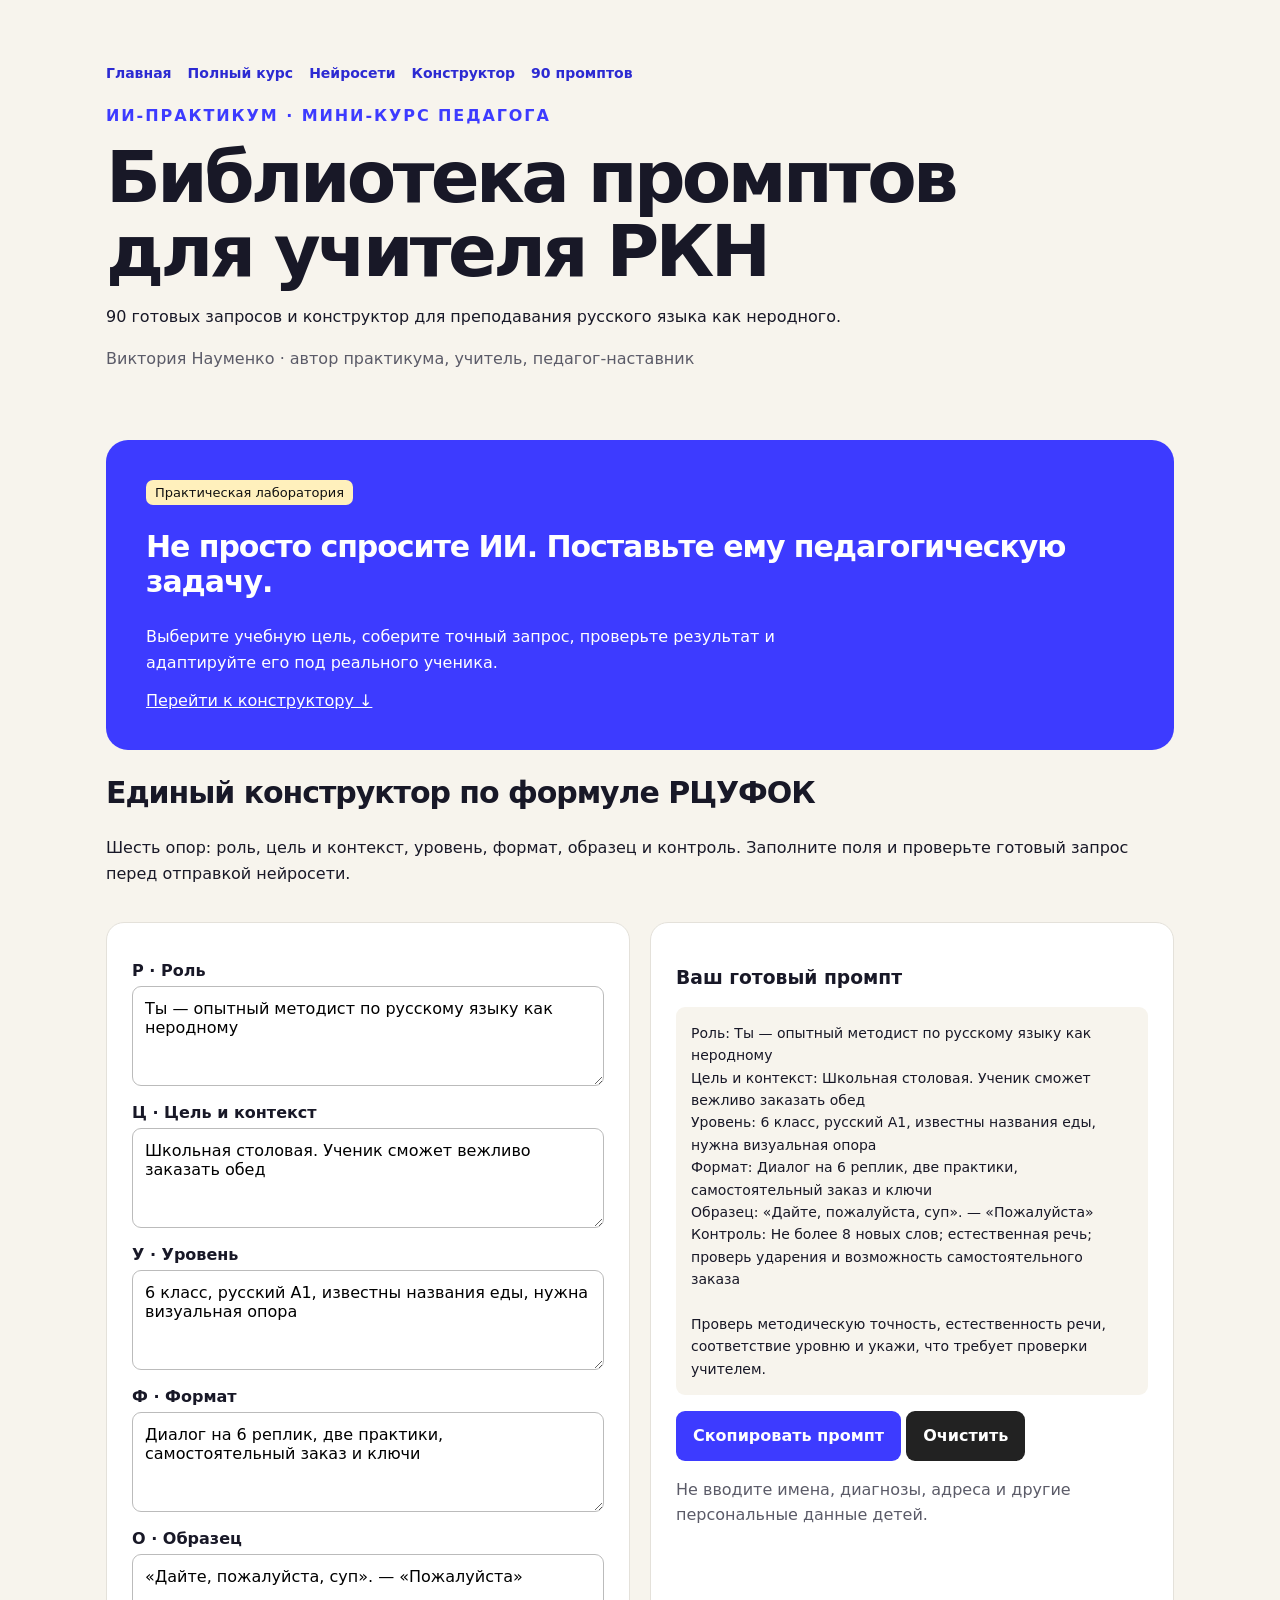
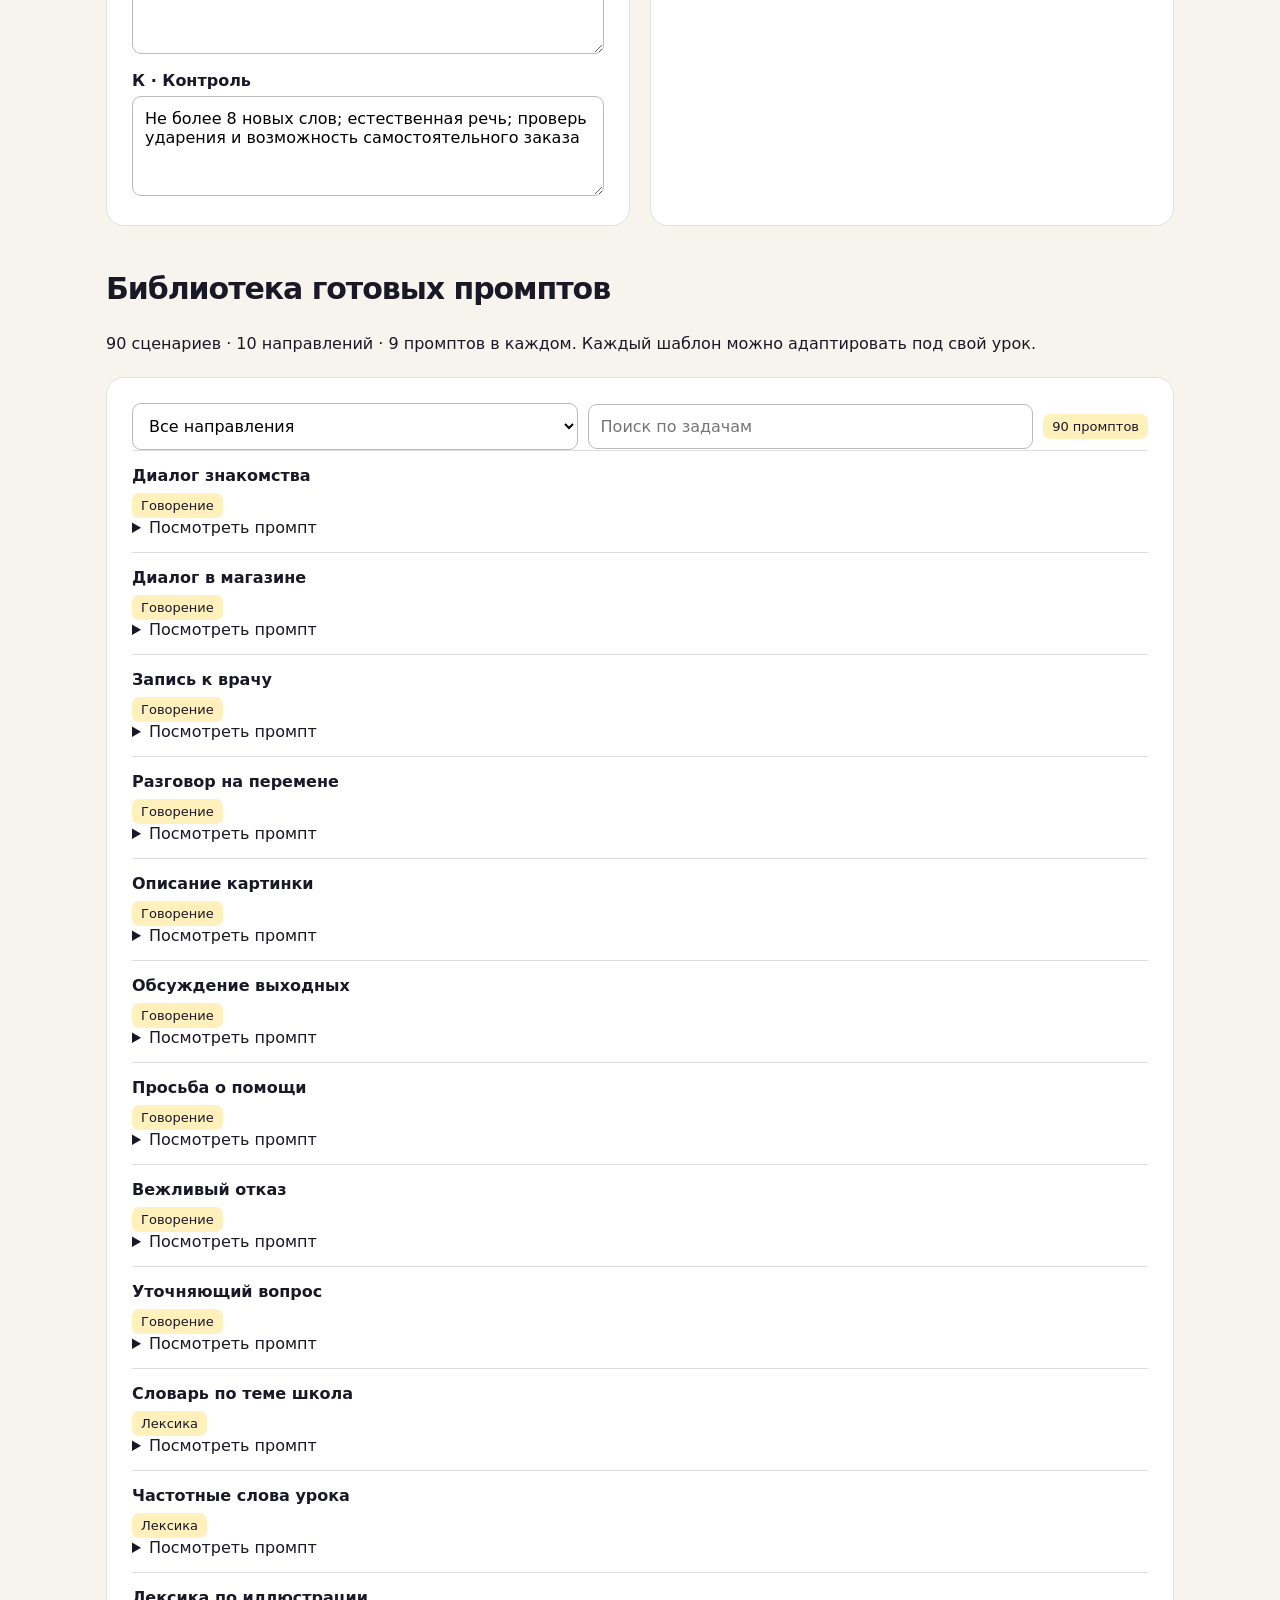
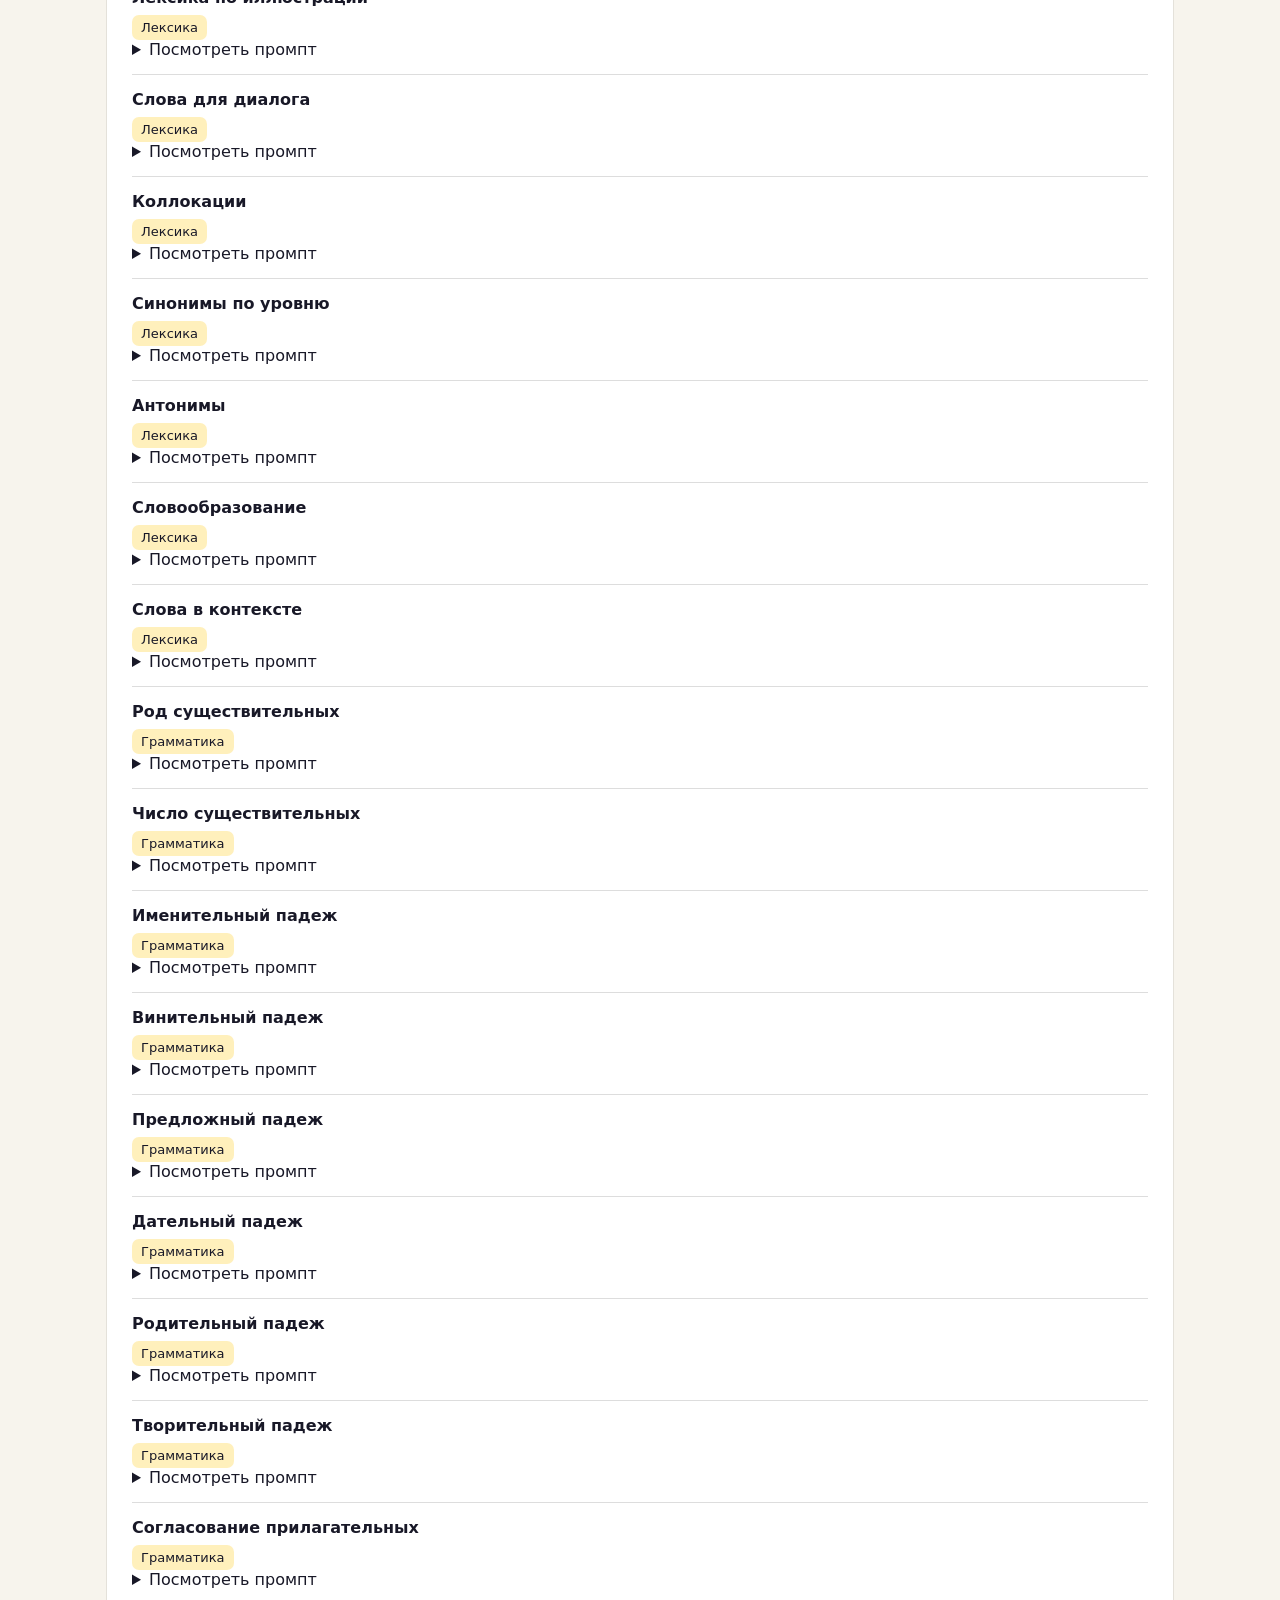
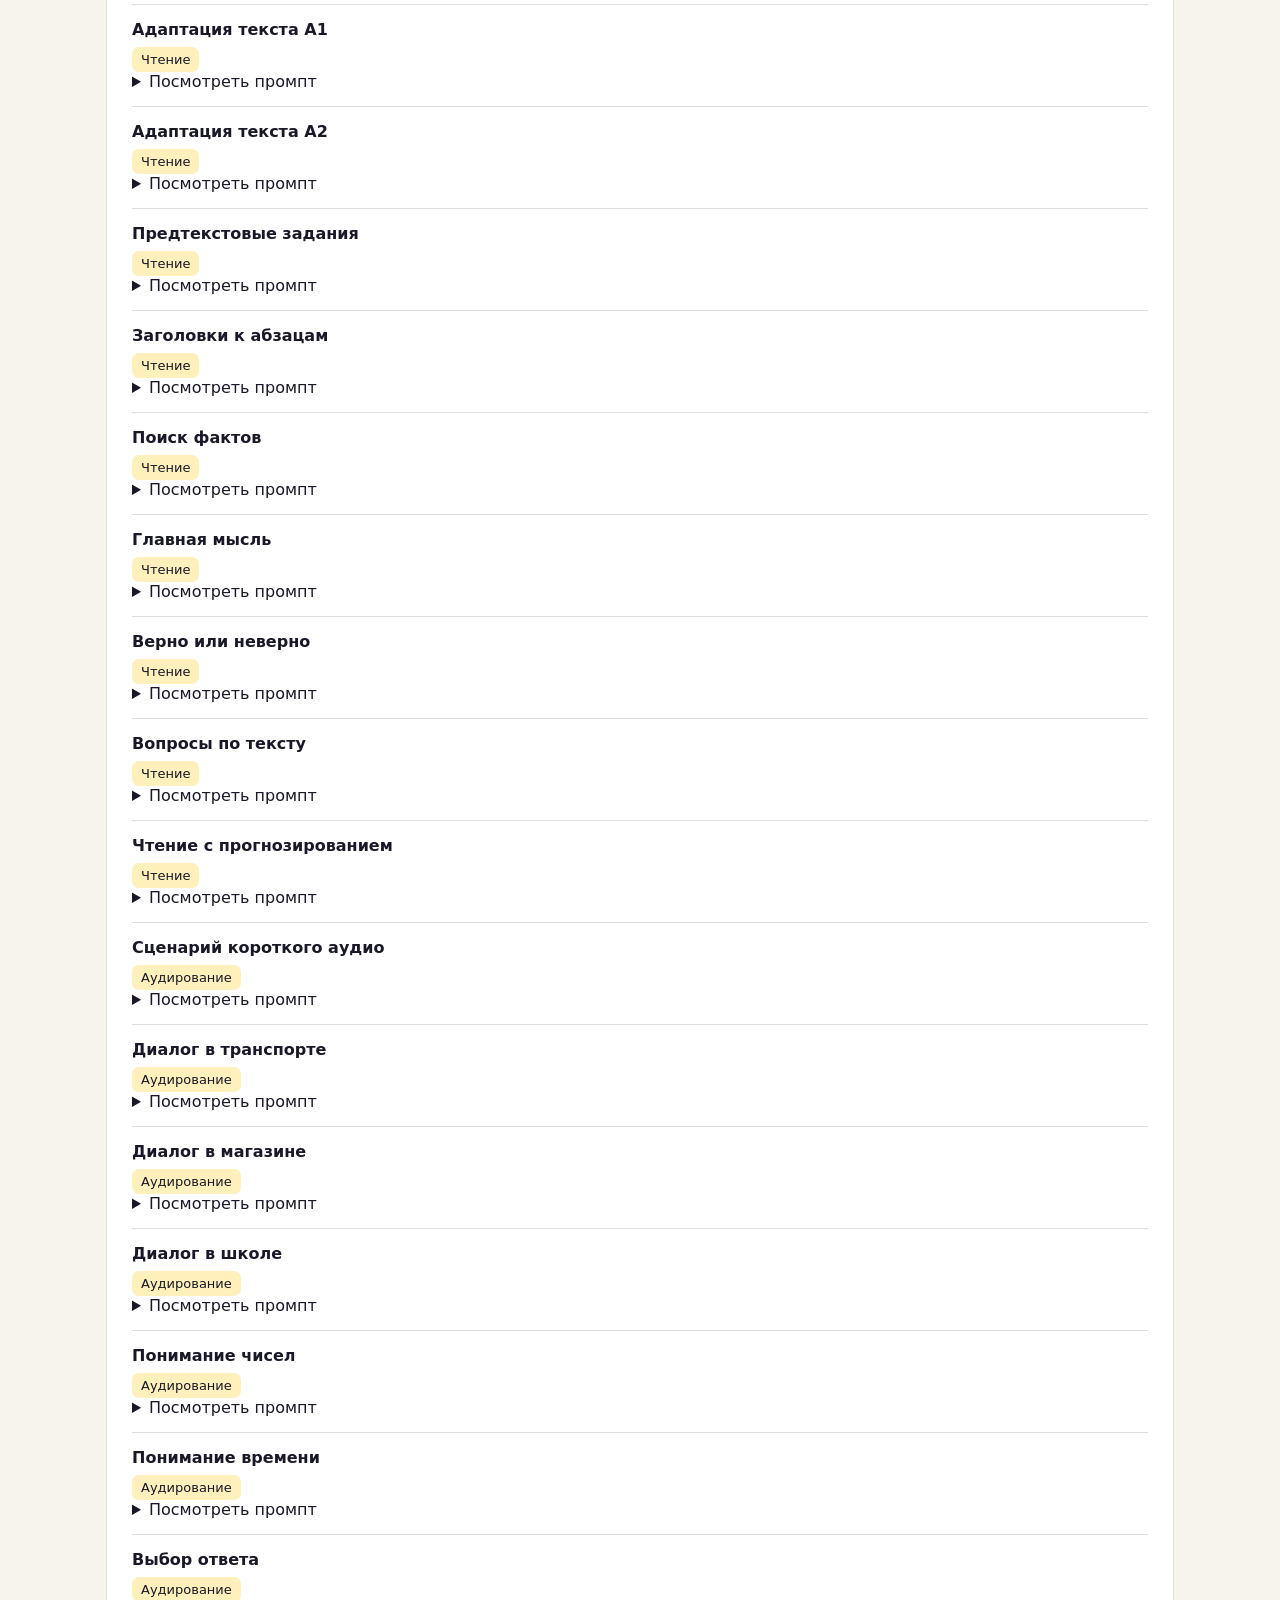
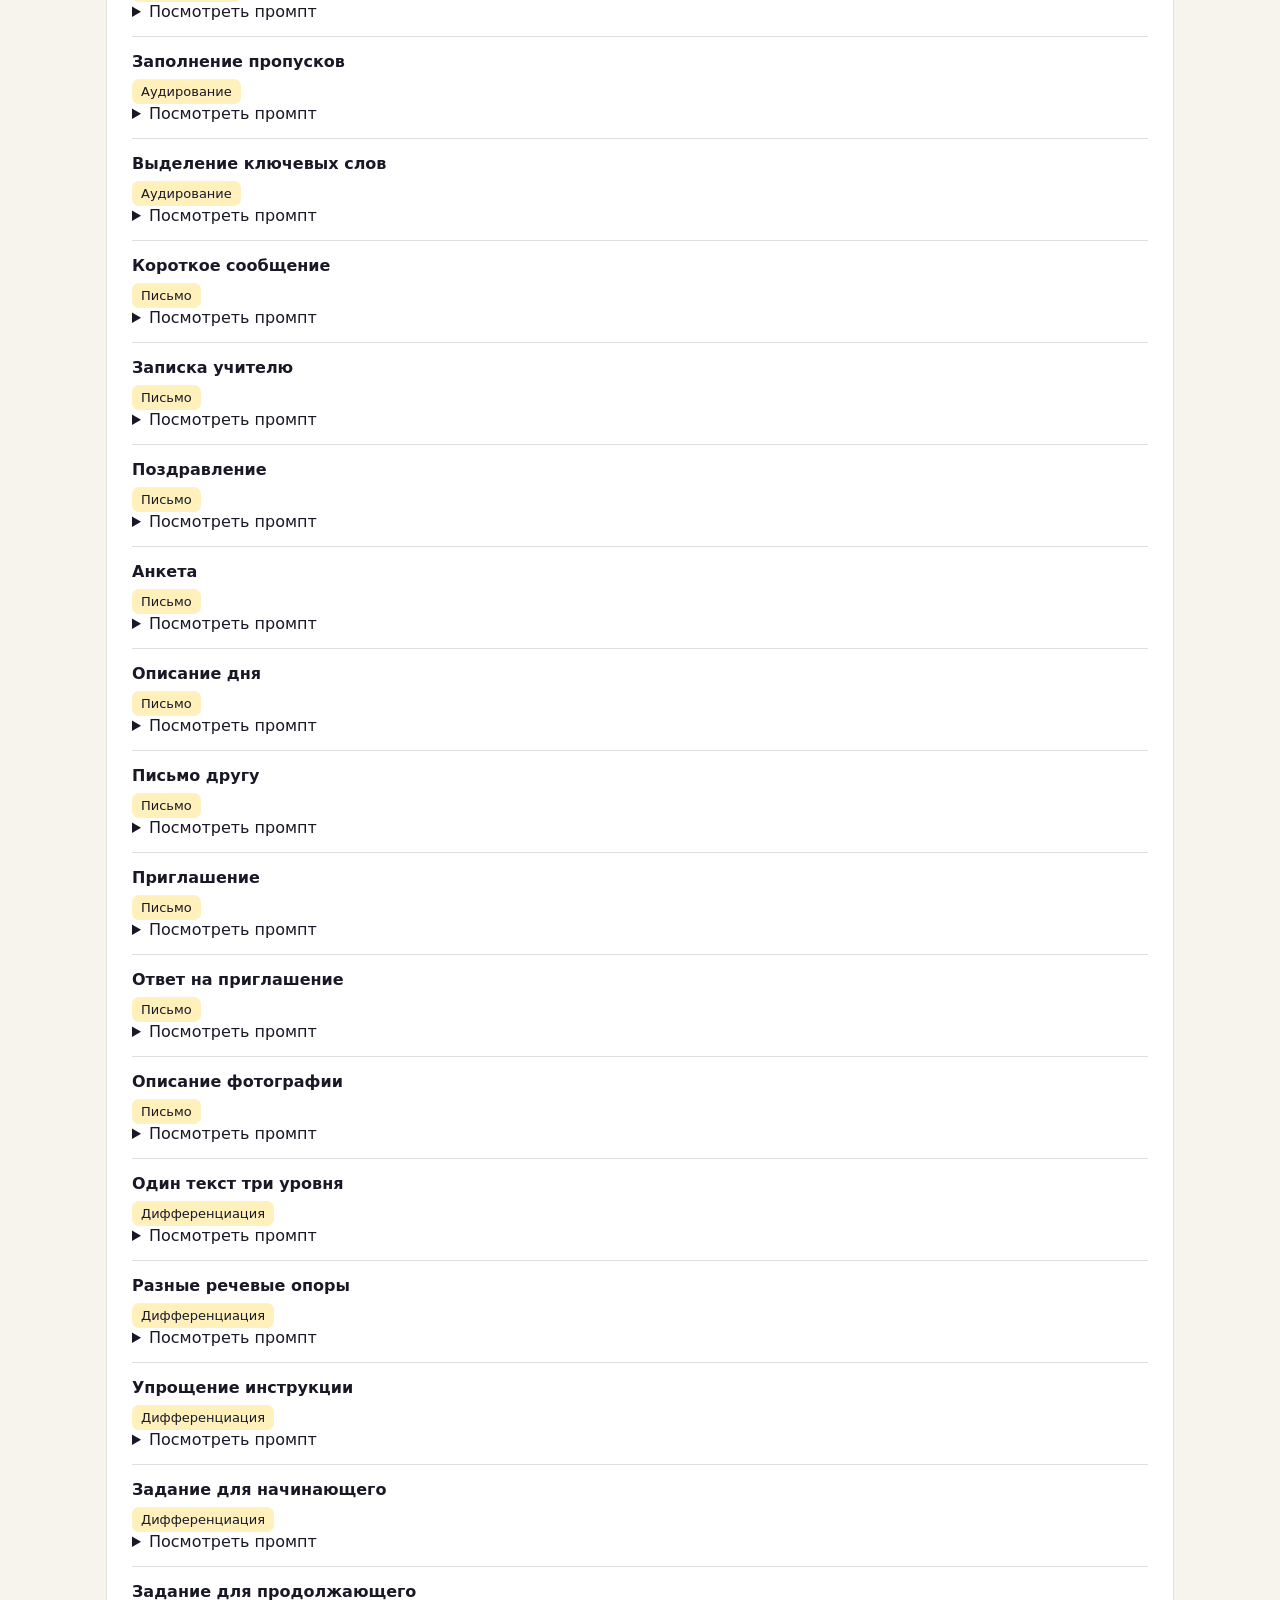
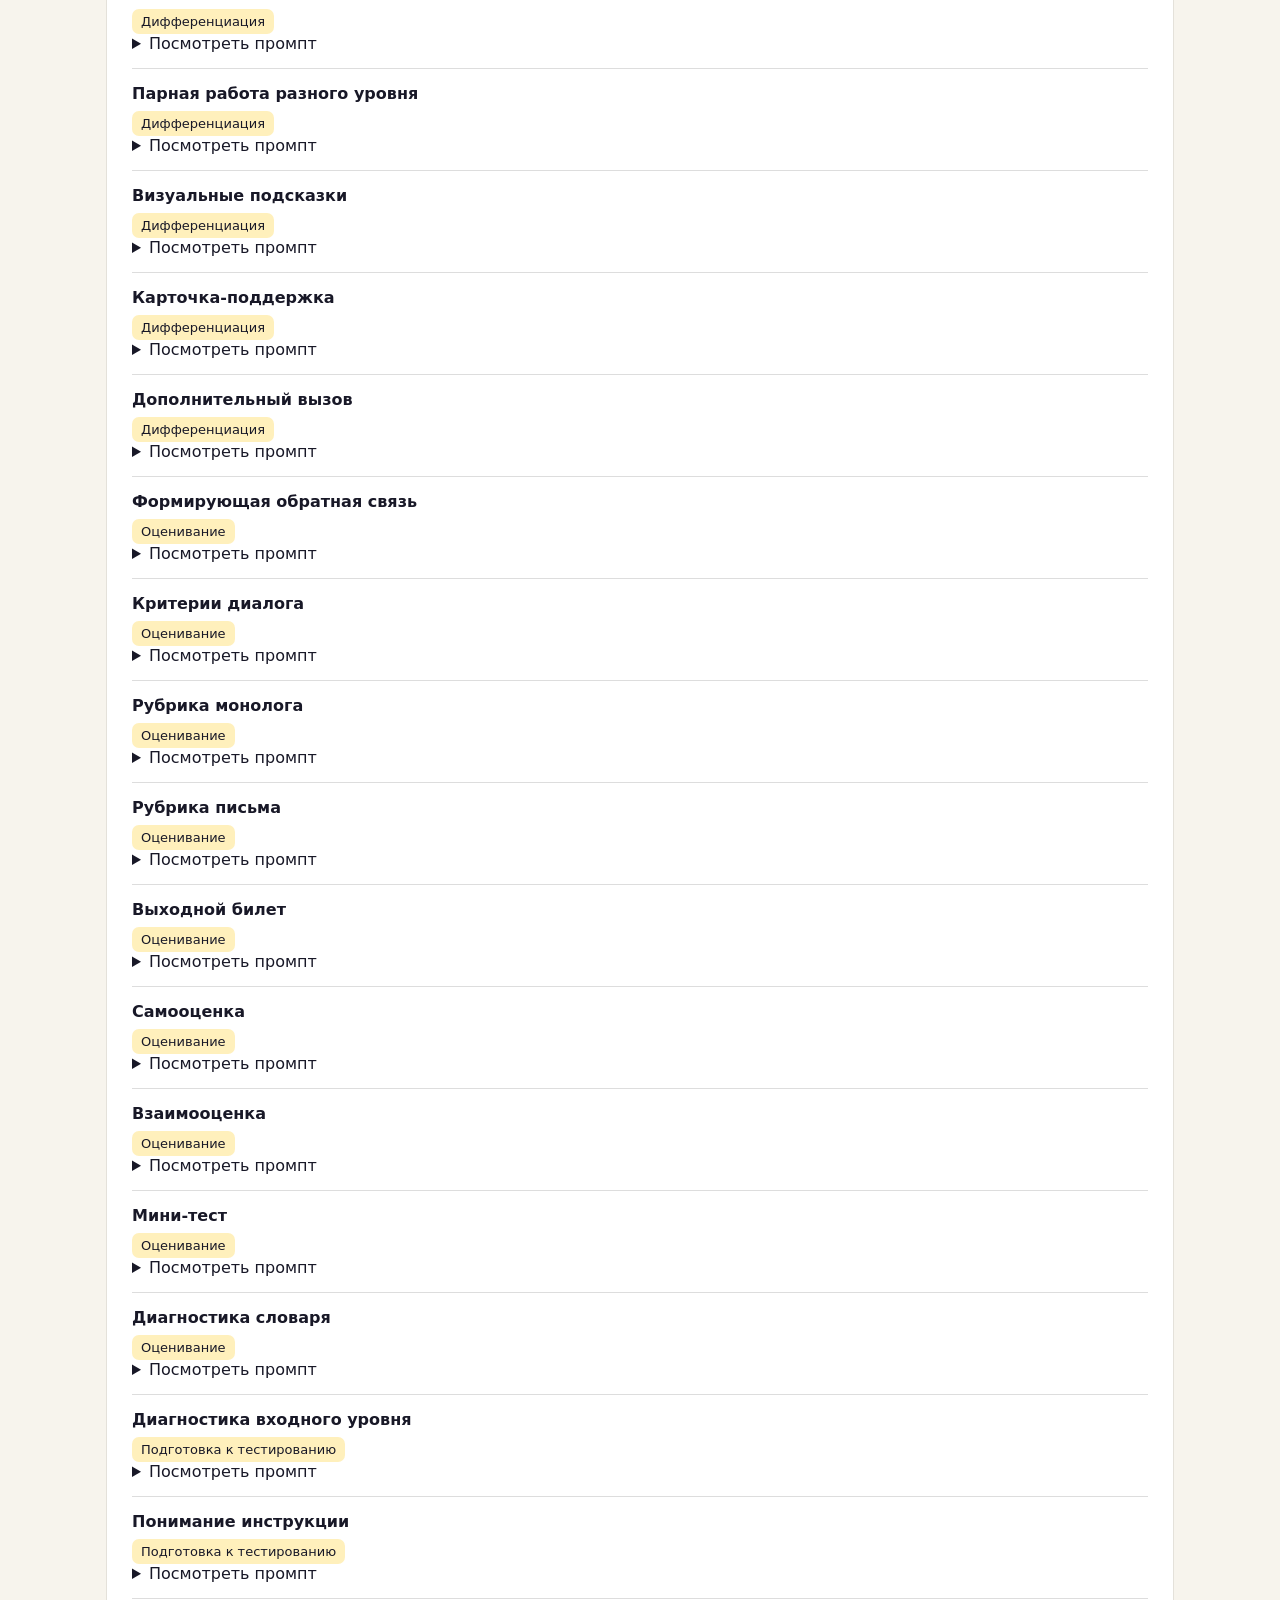
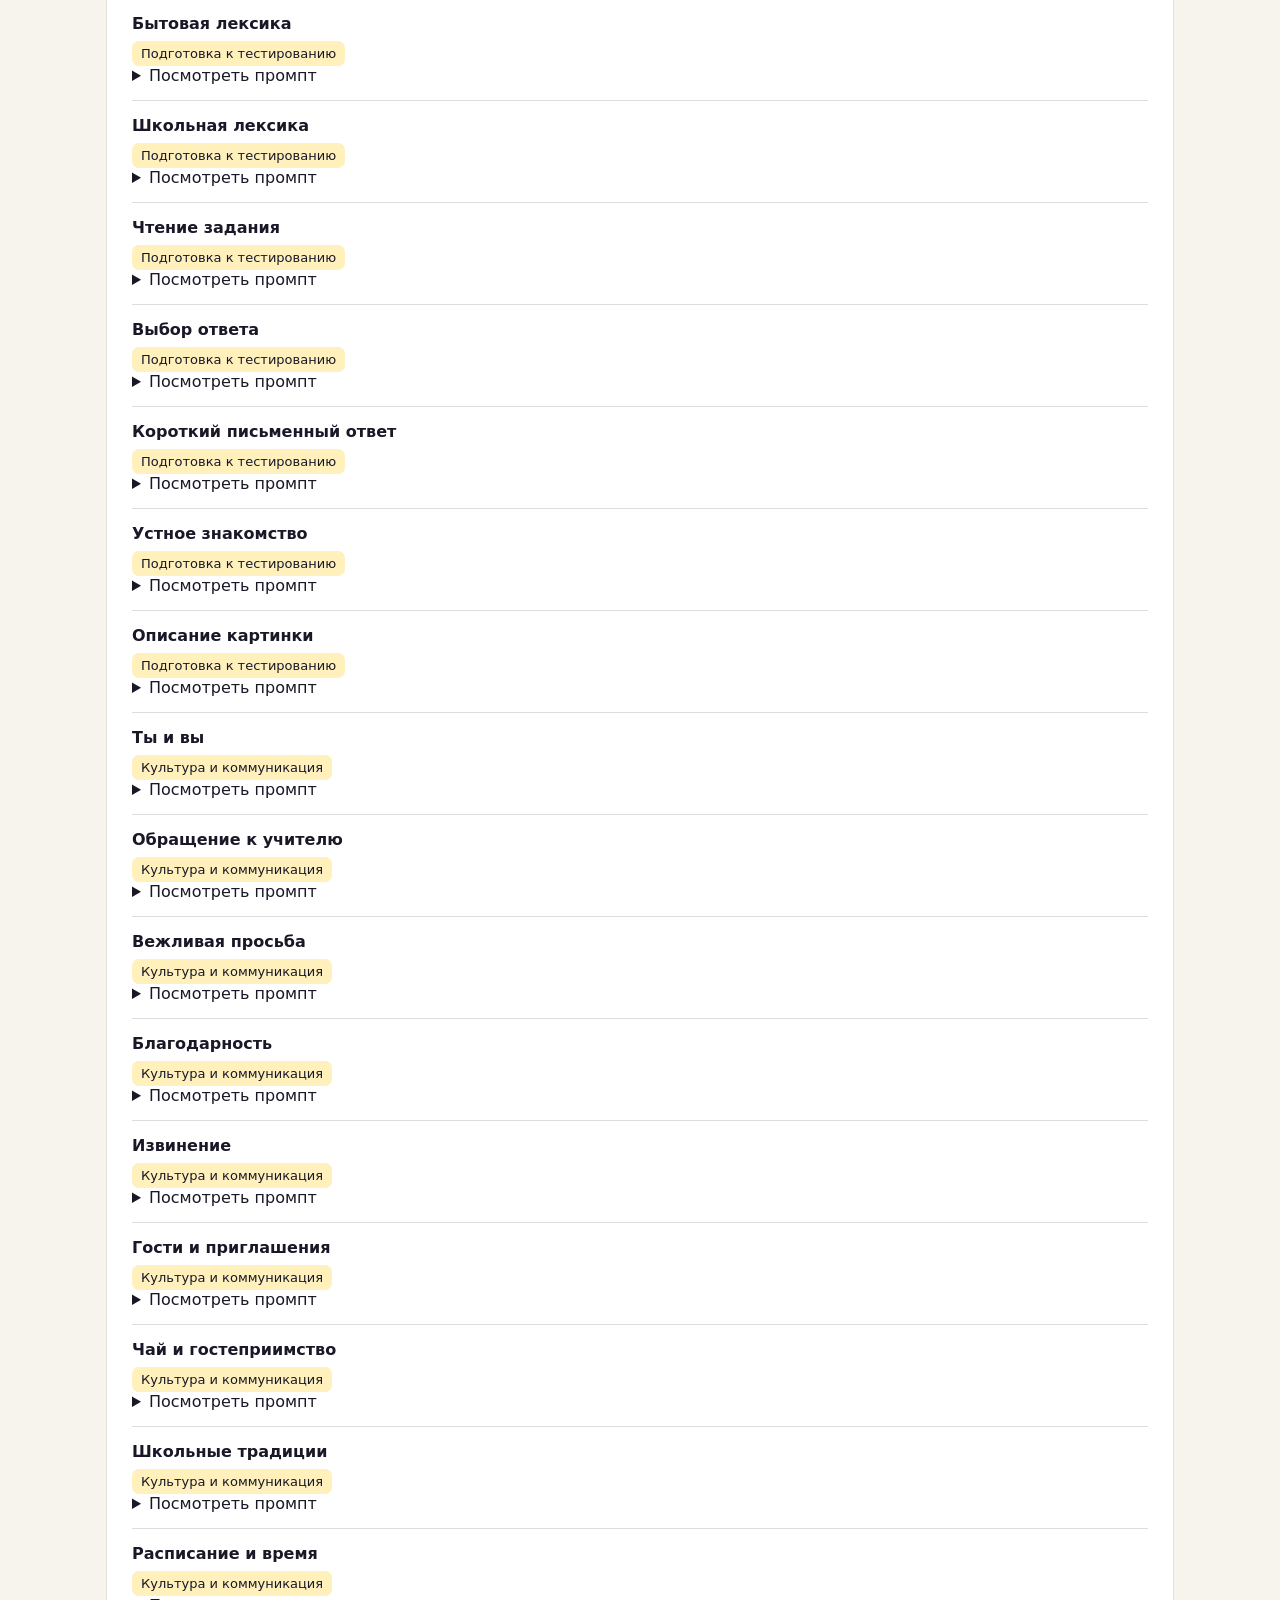
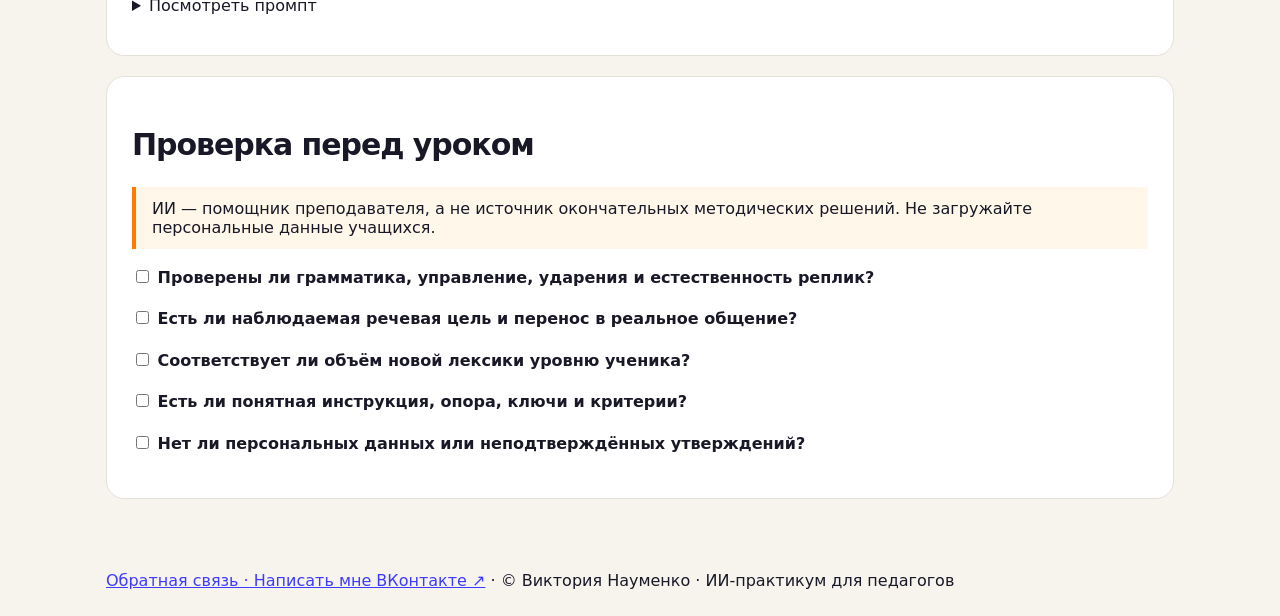
<file: docs/ai-lab.html>
<!doctype html><html lang="ru"><meta charset="utf-8"><meta name="viewport" content="width=device-width,initial-scale=1"><title>ИИ-лаборатория педагога — Виктория Науменко</title><style>:root{font-family:system-ui,-apple-system,sans-serif;color:#181827;background:#f7f4ed}*{box-sizing:border-box}body{margin:0}header,main,footer{max-width:1120px;margin:auto;padding:26px}header{padding-top:65px}h1{font-size:clamp(35px,6vw,72px);line-height:1.03;letter-spacing:-.05em;margin:15px 0}h2{font-size:30px;letter-spacing:-.035em}p{line-height:1.6}.eyebrow{color:#3d3bff;font-weight:800;text-transform:uppercase;letter-spacing:.12em}.hero{background:#3d3bff;color:white;padding:40px;border-radius:22px}.hero p{max-width:670px}.layout{display:grid;grid-template-columns:1fr 1fr;gap:20px}.panel{background:white;padding:25px;border-radius:18px;border:1px solid #e4e1da;margin:20px 0}label{display:block;font-weight:700;margin:13px 0 6px}input,textarea,select{font:inherit;width:100%;padding:12px;border:1px solid #bbb;border-radius:9px;background:#fff}textarea{min-height:100px}button,.btn{font:inherit;background:#3d3bff;color:white;border:0;border-radius:9px;padding:12px 17px;cursor:pointer;font-weight:700}button:focus-visible,a:focus-visible,input:focus-visible,select:focus-visible{outline:3px solid #ff4fa3;outline-offset:3px}.secondary{background:#222}a{color:#3d3bff}.chip{display:inline-block;background:#fff0bc;padding:5px 9px;border-radius:7px;font-size:13px}.item{border-top:1px solid #ddd;padding:15px 0}.item strong{display:block;margin-bottom:8px}.item pre,#result{white-space:pre-wrap;overflow-wrap:anywhere;background:#f7f4ed;padding:15px;border-radius:9px;font:14px/1.6 system-ui}.controls{display:flex;gap:10px;flex-wrap:wrap;align-items:center}.controls select,.controls input{width:auto;flex:1;min-width:180px}.muted{color:#5b5b68}.service{border-bottom:1px solid #ddd;padding:14px 0}.service a{font-weight:700}.notice{border-left:4px solid #ff7a00;padding:12px 16px;background:#fff7e9}@media(max-width:760px){.layout{grid-template-columns:1fr}header{padding-top:30px}.hero{padding:24px}} .lab-nav{display:flex;gap:16px;flex-wrap:wrap;margin-bottom:25px}.lab-nav a{font-size:14px;font-weight:750;color:#2c2ad2;text-decoration:none}.lab-nav a:hover{text-decoration:underline}#constructor,#library{scroll-margin-top:18px}</style><header><nav class="lab-nav" aria-label="Основная навигация"><a href="index.html">Главная</a><a href="course.html">Полный курс</a><a href="tools.html">Нейросети</a><a href="#constructor">Конструктор</a><a href="#library">90 промптов</a></nav><div class="eyebrow">ИИ-практикум · мини-курс педагога</div><h1>Библиотека промптов<br>для учителя РКН</h1><p>90 готовых запросов и конструктор для преподавания русского языка как неродного.</p><p class="muted">Виктория Науменко · автор практикума, учитель, педагог-наставник</p></header><main><section class="hero"><span class="chip" style="color:#111">Практическая лаборатория</span><h2>Не просто спросите ИИ. Поставьте ему педагогическую задачу.</h2><p>Выберите учебную цель, соберите точный запрос, проверьте результат и адаптируйте его под реального ученика.</p><a href="#constructor" style="color:white">Перейти к конструктору ↓</a></section><section id="constructor"><h2>Единый конструктор по формуле РЦУФОК</h2><p>Шесть опор: роль, цель и контекст, уровень, формат, образец и контроль. Заполните поля и проверьте готовый запрос перед отправкой нейросети.</p><div class="layout"><div class="panel" id="fields"></div><div class="panel"><h3>Ваш готовый промпт</h3><div id="result" aria-live="polite">Заполните поля слева.</div><p><button id="copy">Скопировать промпт</button> <button id="reset" class="secondary">Очистить</button></p><p class="muted">Не вводите имена, диагнозы, адреса и другие персональные данные детей.</p></div></div></section><section id="library"><h2>Библиотека готовых промптов</h2><p>90 сценариев · 10 направлений · 9 промптов в каждом. Каждый шаблон можно адаптировать под свой урок.</p><div class="panel"><div class="controls"><select id="category" aria-label="Категория"><option value="">Все направления</option></select><input id="search" placeholder="Поиск по задачам" aria-label="Поиск"><span id="count" class="chip"></span></div><div id="items"></div></div></section><section class="panel"><h2>Проверка перед уроком</h2><div class="notice">ИИ — помощник преподавателя, а не источник окончательных методических решений. Не загружайте персональные данные учащихся.</div><div id="checks"></div></section></main><footer><a href="https://vk.ru/designingthefuture" target="_blank" rel="noopener noreferrer">Обратная связь · Написать мне ВКонтакте ↗</a> · © Виктория Науменко · ИИ-практикум для педагогов</footer><script>const prompts=[{"category":"Говорение","task":"Диалог знакомства","prompt":"Ты — методист по русскому языку как неродному. Разработай материал «Диалог знакомства» для учащихся уровня [A1/A2], возраст [возраст], родной язык [язык], контекст [ситуация]. Цель: после задания ученик сможет [наблюдаемое речевое действие]. Подготовь короткий диалог и три коммуникативных задания. Используй естественный современный русский, ограничь новую лексику до [число] единиц, добавь ударения в новых сложных словах. Дай инструкцию ученику простым языком, ключи, критерии успешности и адаптацию для ученика, которому нужна дополнительная опора. Не выдумывай нормативные требования; пометь, что преподаватель должен проверить.\n\nМетодический акцент именно этого сценария: пары реплик с постепенным снятием опоры. Дай (1) наблюдаемую цель, (2) короткий образец, (3) управляемую практику, (4) самостоятельное речевое действие, (5) критерии и ключи там, где они уместны. Не подменяй коммуникативную задачу механическим упражнением. Укажи, что учителю следует проверить."},{"category":"Говорение","task":"Диалог в магазине","prompt":"Ты — методист по русскому языку как неродному. Разработай материал «Диалог в магазине» для учащихся уровня [A1/A2], возраст [возраст], родной язык [язык], контекст [ситуация]. Цель: после задания ученик сможет [наблюдаемое речевое действие]. Подготовь пошаговую работу от образца к самостоятельной речи. Используй естественный современный русский, ограничь новую лексику до [число] единиц, добавь ударения в новых сложных словах. Дай инструкцию ученику простым языком, ключи, критерии успешности и адаптацию для ученика, которому нужна дополнительная опора. Не выдумывай нормативные требования; пометь, что преподаватель должен проверить.\n\nМетодический акцент именно этого сценария: ролевая карточка для двух участников. Дай (1) наблюдаемую цель, (2) короткий образец, (3) управляемую практику, (4) самостоятельное речевое действие, (5) критерии и ключи там, где они уместны. Не подменяй коммуникативную задачу механическим упражнением. Укажи, что учителю следует проверить."},{"category":"Говорение","task":"Запись к врачу","prompt":"Ты — методист по русскому языку как неродному. Разработай материал «Запись к врачу» для учащихся уровня [A1/A2], возраст [возраст], родной язык [язык], контекст [ситуация]. Цель: после задания ученик сможет [наблюдаемое речевое действие]. Подготовь материал для парной работы и проверку понимания. Используй естественный современный русский, ограничь новую лексику до [число] единиц, добавь ударения в новых сложных словах. Дай инструкцию ученику простым языком, ключи, критерии успешности и адаптацию для ученика, которому нужна дополнительная опора. Не выдумывай нормативные требования; пометь, что преподаватель должен проверить.\n\nМетодический акцент именно этого сценария: модель уточняющего вопроса. Дай (1) наблюдаемую цель, (2) короткий образец, (3) управляемую практику, (4) самостоятельное речевое действие, (5) критерии и ключи там, где они уместны. Не подменяй коммуникативную задачу механическим упражнением. Укажи, что учителю следует проверить."},{"category":"Говорение","task":"Разговор на перемене","prompt":"Ты — методист по русскому языку как неродному. Разработай материал «Разговор на перемене» для учащихся уровня [A1/A2], возраст [возраст], родной язык [язык], контекст [ситуация]. Цель: после задания ученик сможет [наблюдаемое речевое действие]. Подготовь короткий диалог и три коммуникативных задания. Используй естественный современный русский, ограничь новую лексику до [число] единиц, добавь ударения в новых сложных словах. Дай инструкцию ученику простым языком, ключи, критерии успешности и адаптацию для ученика, которому нужна дополнительная опора. Не выдумывай нормативные требования; пометь, что преподаватель должен проверить.\n\nМетодический акцент именно этого сценария: переход от описания к собственной реплике. Дай (1) наблюдаемую цель, (2) короткий образец, (3) управляемую практику, (4) самостоятельное речевое действие, (5) критерии и ключи там, где они уместны. Не подменяй коммуникативную задачу механическим упражнением. Укажи, что учителю следует проверить."},{"category":"Говорение","task":"Описание картинки","prompt":"Ты — методист по русскому языку как неродному. Разработай материал «Описание картинки» для учащихся уровня [A1/A2], возраст [возраст], родной язык [язык], контекст [ситуация]. Цель: после задания ученик сможет [наблюдаемое речевое действие]. Подготовь пошаговую работу от образца к самостоятельной речи. Используй естественный современный русский, ограничь новую лексику до [число] единиц, добавь ударения в новых сложных словах. Дай инструкцию ученику простым языком, ключи, критерии успешности и адаптацию для ученика, которому нужна дополнительная опора. Не выдумывай нормативные требования; пометь, что преподаватель должен проверить.\n\nМетодический акцент именно этого сценария: вариант для парной работы. Дай (1) наблюдаемую цель, (2) короткий образец, (3) управляемую практику, (4) самостоятельное речевое действие, (5) критерии и ключи там, где они уместны. Не подменяй коммуникативную задачу механическим упражнением. Укажи, что учителю следует проверить."},{"category":"Говорение","task":"Обсуждение выходных","prompt":"Ты — методист по русскому языку как неродному. Разработай материал «Обсуждение выходных» для учащихся уровня [A1/A2], возраст [возраст], родной язык [язык], контекст [ситуация]. Цель: после задания ученик сможет [наблюдаемое речевое действие]. Подготовь материал для парной работы и проверку понимания. Используй естественный современный русский, ограничь новую лексику до [число] единиц, добавь ударения в новых сложных словах. Дай инструкцию ученику простым языком, ключи, критерии успешности и адаптацию для ученика, которому нужна дополнительная опора. Не выдумывай нормативные требования; пометь, что преподаватель должен проверить.\n\nМетодический акцент именно этого сценария: три возможных ответа разной степени самостоятельности. Дай (1) наблюдаемую цель, (2) короткий образец, (3) управляемую практику, (4) самостоятельное речевое действие, (5) критерии и ключи там, где они уместны. Не подменяй коммуникативную задачу механическим упражнением. Укажи, что учителю следует проверить."},{"category":"Говорение","task":"Просьба о помощи","prompt":"Ты — методист по русскому языку как неродному. Разработай материал «Просьба о помощи» для учащихся уровня [A1/A2], возраст [возраст], родной язык [язык], контекст [ситуация]. Цель: после задания ученик сможет [наблюдаемое речевое действие]. Подготовь короткий диалог и три коммуникативных задания. Используй естественный современный русский, ограничь новую лексику до [число] единиц, добавь ударения в новых сложных словах. Дай инструкцию ученику простым языком, ключи, критерии успешности и адаптацию для ученика, которому нужна дополнительная опора. Не выдумывай нормативные требования; пометь, что преподаватель должен проверить.\n\nМетодический акцент именно этого сценария: короткая репетиция и новый контекст. Дай (1) наблюдаемую цель, (2) короткий образец, (3) управляемую практику, (4) самостоятельное речевое действие, (5) критерии и ключи там, где они уместны. Не подменяй коммуникативную задачу механическим упражнением. Укажи, что учителю следует проверить."},{"category":"Говорение","task":"Вежливый отказ","prompt":"Ты — методист по русскому языку как неродному. Разработай материал «Вежливый отказ» для учащихся уровня [A1/A2], возраст [возраст], родной язык [язык], контекст [ситуация]. Цель: после задания ученик сможет [наблюдаемое речевое действие]. Подготовь пошаговую работу от образца к самостоятельной речи. Используй естественный современный русский, ограничь новую лексику до [число] единиц, добавь ударения в новых сложных словах. Дай инструкцию ученику простым языком, ключи, критерии успешности и адаптацию для ученика, которому нужна дополнительная опора. Не выдумывай нормативные требования; пометь, что преподаватель должен проверить.\n\nМетодический акцент именно этого сценария: вежливость и уместность в ситуации. Дай (1) наблюдаемую цель, (2) короткий образец, (3) управляемую практику, (4) самостоятельное речевое действие, (5) критерии и ключи там, где они уместны. Не подменяй коммуникативную задачу механическим упражнением. Укажи, что учителю следует проверить."},{"category":"Говорение","task":"Уточняющий вопрос","prompt":"Ты — методист по русскому языку как неродному. Разработай материал «Уточняющий вопрос» для учащихся уровня [A1/A2], возраст [возраст], родной язык [язык], контекст [ситуация]. Цель: после задания ученик сможет [наблюдаемое речевое действие]. Подготовь материал для парной работы и проверку понимания. Используй естественный современный русский, ограничь новую лексику до [число] единиц, добавь ударения в новых сложных словах. Дай инструкцию ученику простым языком, ключи, критерии успешности и адаптацию для ученика, которому нужна дополнительная опора. Не выдумывай нормативные требования; пометь, что преподаватель должен проверить.\n\nМетодический акцент именно этого сценария: проверка успешности коммуникации. Дай (1) наблюдаемую цель, (2) короткий образец, (3) управляемую практику, (4) самостоятельное речевое действие, (5) критерии и ключи там, где они уместны. Не подменяй коммуникативную задачу механическим упражнением. Укажи, что учителю следует проверить."},{"category":"Лексика","task":"Словарь по теме школа","prompt":"Ты — методист по русскому языку как неродному. Разработай материал «Словарь по теме школа» для учащихся уровня [A1/A2], возраст [возраст], родной язык [язык], контекст [ситуация]. Цель: после задания ученик сможет [наблюдаемое речевое действие]. Подготовь короткий диалог и три коммуникативных задания. Используй естественный современный русский, ограничь новую лексику до [число] единиц, добавь ударения в новых сложных словах. Дай инструкцию ученику простым языком, ключи, критерии успешности и адаптацию для ученика, которому нужна дополнительная опора. Не выдумывай нормативные требования; пометь, что преподаватель должен проверить.\n\nМетодический акцент именно этого сценария: отбор частотной лексики. Дай (1) наблюдаемую цель, (2) короткий образец, (3) управляемую практику, (4) самостоятельное речевое действие, (5) критерии и ключи там, где они уместны. Не подменяй коммуникативную задачу механическим упражнением. Укажи, что учителю следует проверить."},{"category":"Лексика","task":"Частотные слова урока","prompt":"Ты — методист по русскому языку как неродному. Разработай материал «Частотные слова урока» для учащихся уровня [A1/A2], возраст [возраст], родной язык [язык], контекст [ситуация]. Цель: после задания ученик сможет [наблюдаемое речевое действие]. Подготовь пошаговую работу от образца к самостоятельной речи. Используй естественный современный русский, ограничь новую лексику до [число] единиц, добавь ударения в новых сложных словах. Дай инструкцию ученику простым языком, ключи, критерии успешности и адаптацию для ученика, которому нужна дополнительная опора. Не выдумывай нормативные требования; пометь, что преподаватель должен проверить.\n\nМетодический акцент именно этого сценария: контекстуальные словосочетания. Дай (1) наблюдаемую цель, (2) короткий образец, (3) управляемую практику, (4) самостоятельное речевое действие, (5) критерии и ключи там, где они уместны. Не подменяй коммуникативную задачу механическим упражнением. Укажи, что учителю следует проверить."},{"category":"Лексика","task":"Лексика по иллюстрации","prompt":"Ты — методист по русскому языку как неродному. Разработай материал «Лексика по иллюстрации» для учащихся уровня [A1/A2], возраст [возраст], родной язык [язык], контекст [ситуация]. Цель: после задания ученик сможет [наблюдаемое речевое действие]. Подготовь материал для парной работы и проверку понимания. Используй естественный современный русский, ограничь новую лексику до [число] единиц, добавь ударения в новых сложных словах. Дай инструкцию ученику простым языком, ключи, критерии успешности и адаптацию для ученика, которому нужна дополнительная опора. Не выдумывай нормативные требования; пометь, что преподаватель должен проверить.\n\nМетодический акцент именно этого сценария: подписи к изображениям. Дай (1) наблюдаемую цель, (2) короткий образец, (3) управляемую практику, (4) самостоятельное речевое действие, (5) критерии и ключи там, где они уместны. Не подменяй коммуникативную задачу механическим упражнением. Укажи, что учителю следует проверить."},{"category":"Лексика","task":"Слова для диалога","prompt":"Ты — методист по русскому языку как неродному. Разработай материал «Слова для диалога» для учащихся уровня [A1/A2], возраст [возраст], родной язык [язык], контекст [ситуация]. Цель: после задания ученик сможет [наблюдаемое речевое действие]. Подготовь короткий диалог и три коммуникативных задания. Используй естественный современный русский, ограничь новую лексику до [число] единиц, добавь ударения в новых сложных словах. Дай инструкцию ученику простым языком, ключи, критерии успешности и адаптацию для ученика, которому нужна дополнительная опора. Не выдумывай нормативные требования; пометь, что преподаватель должен проверить.\n\nМетодический акцент именно этого сценария: слова для реального диалога. Дай (1) наблюдаемую цель, (2) короткий образец, (3) управляемую практику, (4) самостоятельное речевое действие, (5) критерии и ключи там, где они уместны. Не подменяй коммуникативную задачу механическим упражнением. Укажи, что учителю следует проверить."},{"category":"Лексика","task":"Коллокации","prompt":"Ты — методист по русскому языку как неродному. Разработай материал «Коллокации» для учащихся уровня [A1/A2], возраст [возраст], родной язык [язык], контекст [ситуация]. Цель: после задания ученик сможет [наблюдаемое речевое действие]. Подготовь пошаговую работу от образца к самостоятельной речи. Используй естественный современный русский, ограничь новую лексику до [число] единиц, добавь ударения в новых сложных словах. Дай инструкцию ученику простым языком, ключи, критерии успешности и адаптацию для ученика, которому нужна дополнительная опора. Не выдумывай нормативные требования; пометь, что преподаватель должен проверить.\n\nМетодический акцент именно этого сценария: типичные сочетания без кальки. Дай (1) наблюдаемую цель, (2) короткий образец, (3) управляемую практику, (4) самостоятельное речевое действие, (5) критерии и ключи там, где они уместны. Не подменяй коммуникативную задачу механическим упражнением. Укажи, что учителю следует проверить."},{"category":"Лексика","task":"Синонимы по уровню","prompt":"Ты — методист по русскому языку как неродному. Разработай материал «Синонимы по уровню» для учащихся уровня [A1/A2], возраст [возраст], родной язык [язык], контекст [ситуация]. Цель: после задания ученик сможет [наблюдаемое речевое действие]. Подготовь материал для парной работы и проверку понимания. Используй естественный современный русский, ограничь новую лексику до [число] единиц, добавь ударения в новых сложных словах. Дай инструкцию ученику простым языком, ключи, критерии успешности и адаптацию для ученика, которому нужна дополнительная опора. Не выдумывай нормативные требования; пометь, что преподаватель должен проверить.\n\nМетодический акцент именно этого сценария: контраст значений в контексте. Дай (1) наблюдаемую цель, (2) короткий образец, (3) управляемую практику, (4) самостоятельное речевое действие, (5) критерии и ключи там, где они уместны. Не подменяй коммуникативную задачу механическим упражнением. Укажи, что учителю следует проверить."},{"category":"Лексика","task":"Антонимы","prompt":"Ты — методист по русскому языку как неродному. Разработай материал «Антонимы» для учащихся уровня [A1/A2], возраст [возраст], родной язык [язык], контекст [ситуация]. Цель: после задания ученик сможет [наблюдаемое речевое действие]. Подготовь короткий диалог и три коммуникативных задания. Используй естественный современный русский, ограничь новую лексику до [число] единиц, добавь ударения в новых сложных словах. Дай инструкцию ученику простым языком, ключи, критерии успешности и адаптацию для ученика, которому нужна дополнительная опора. Не выдумывай нормативные требования; пометь, что преподаватель должен проверить.\n\nМетодический акцент именно этого сценария: семантические противопоставления. Дай (1) наблюдаемую цель, (2) короткий образец, (3) управляемую практику, (4) самостоятельное речевое действие, (5) критерии и ключи там, где они уместны. Не подменяй коммуникативную задачу механическим упражнением. Укажи, что учителю следует проверить."},{"category":"Лексика","task":"Словообразование","prompt":"Ты — методист по русскому языку как неродному. Разработай материал «Словообразование» для учащихся уровня [A1/A2], возраст [возраст], родной язык [язык], контекст [ситуация]. Цель: после задания ученик сможет [наблюдаемое речевое действие]. Подготовь пошаговую работу от образца к самостоятельной речи. Используй естественный современный русский, ограничь новую лексику до [число] единиц, добавь ударения в новых сложных словах. Дай инструкцию ученику простым языком, ключи, критерии успешности и адаптацию для ученика, которому нужна дополнительная опора. Не выдумывай нормативные требования; пометь, что преподаватель должен проверить.\n\nМетодический акцент именно этого сценария: простые словообразовательные связи. Дай (1) наблюдаемую цель, (2) короткий образец, (3) управляемую практику, (4) самостоятельное речевое действие, (5) критерии и ключи там, где они уместны. Не подменяй коммуникативную задачу механическим упражнением. Укажи, что учителю следует проверить."},{"category":"Лексика","task":"Слова в контексте","prompt":"Ты — методист по русскому языку как неродному. Разработай материал «Слова в контексте» для учащихся уровня [A1/A2], возраст [возраст], родной язык [язык], контекст [ситуация]. Цель: после задания ученик сможет [наблюдаемое речевое действие]. Подготовь материал для парной работы и проверку понимания. Используй естественный современный русский, ограничь новую лексику до [число] единиц, добавь ударения в новых сложных словах. Дай инструкцию ученику простым языком, ключи, критерии успешности и адаптацию для ученика, которому нужна дополнительная опора. Не выдумывай нормативные требования; пометь, что преподаватель должен проверить.\n\nМетодический акцент именно этого сценария: активизация в самостоятельной речи. Дай (1) наблюдаемую цель, (2) короткий образец, (3) управляемую практику, (4) самостоятельное речевое действие, (5) критерии и ключи там, где они уместны. Не подменяй коммуникативную задачу механическим упражнением. Укажи, что учителю следует проверить."},{"category":"Грамматика","task":"Род существительных","prompt":"Ты — методист по русскому языку как неродному. Разработай материал «Род существительных» для учащихся уровня [A1/A2], возраст [возраст], родной язык [язык], контекст [ситуация]. Цель: после задания ученик сможет [наблюдаемое речевое действие]. Подготовь короткий диалог и три коммуникативных задания. Используй естественный современный русский, ограничь новую лексику до [число] единиц, добавь ударения в новых сложных словах. Дай инструкцию ученику простым языком, ключи, критерии успешности и адаптацию для ученика, которому нужна дополнительная опора. Не выдумывай нормативные требования; пометь, что преподаватель должен проверить.\n\nМетодический акцент именно этого сценария: контекст для замечания формы. Дай (1) наблюдаемую цель, (2) короткий образец, (3) управляемую практику, (4) самостоятельное речевое действие, (5) критерии и ключи там, где они уместны. Не подменяй коммуникативную задачу механическим упражнением. Укажи, что учителю следует проверить."},{"category":"Грамматика","task":"Число существительных","prompt":"Ты — методист по русскому языку как неродному. Разработай материал «Число существительных» для учащихся уровня [A1/A2], возраст [возраст], родной язык [язык], контекст [ситуация]. Цель: после задания ученик сможет [наблюдаемое речевое действие]. Подготовь пошаговую работу от образца к самостоятельной речи. Используй естественный современный русский, ограничь новую лексику до [число] единиц, добавь ударения в новых сложных словах. Дай инструкцию ученику простым языком, ключи, критерии успешности и адаптацию для ученика, которому нужна дополнительная опора. Не выдумывай нормативные требования; пометь, что преподаватель должен проверить.\n\nМетодический акцент именно этого сценария: одна форма — одна коммуникативная цель. Дай (1) наблюдаемую цель, (2) короткий образец, (3) управляемую практику, (4) самостоятельное речевое действие, (5) критерии и ключи там, где они уместны. Не подменяй коммуникативную задачу механическим упражнением. Укажи, что учителю следует проверить."},{"category":"Грамматика","task":"Именительный падеж","prompt":"Ты — методист по русскому языку как неродному. Разработай материал «Именительный падеж» для учащихся уровня [A1/A2], возраст [возраст], родной язык [язык], контекст [ситуация]. Цель: после задания ученик сможет [наблюдаемое речевое действие]. Подготовь материал для парной работы и проверку понимания. Используй естественный современный русский, ограничь новую лексику до [число] единиц, добавь ударения в новых сложных словах. Дай инструкцию ученику простым языком, ключи, критерии успешности и адаптацию для ученика, которому нужна дополнительная опора. Не выдумывай нормативные требования; пометь, что преподаватель должен проверить.\n\nМетодический акцент именно этого сценария: минимальные пары с пояснением. Дай (1) наблюдаемую цель, (2) короткий образец, (3) управляемую практику, (4) самостоятельное речевое действие, (5) критерии и ключи там, где они уместны. Не подменяй коммуникативную задачу механическим упражнением. Укажи, что учителю следует проверить."},{"category":"Грамматика","task":"Винительный падеж","prompt":"Ты — методист по русскому языку как неродному. Разработай материал «Винительный падеж» для учащихся уровня [A1/A2], возраст [возраст], родной язык [язык], контекст [ситуация]. Цель: после задания ученик сможет [наблюдаемое речевое действие]. Подготовь короткий диалог и три коммуникативных задания. Используй естественный современный русский, ограничь новую лексику до [число] единиц, добавь ударения в новых сложных словах. Дай инструкцию ученику простым языком, ключи, критерии успешности и адаптацию для ученика, которому нужна дополнительная опора. Не выдумывай нормативные требования; пометь, что преподаватель должен проверить.\n\nМетодический акцент именно этого сценария: выбор формы по смыслу. Дай (1) наблюдаемую цель, (2) короткий образец, (3) управляемую практику, (4) самостоятельное речевое действие, (5) критерии и ключи там, где они уместны. Не подменяй коммуникативную задачу механическим упражнением. Укажи, что учителю следует проверить."},{"category":"Грамматика","task":"Предложный падеж","prompt":"Ты — методист по русскому языку как неродному. Разработай материал «Предложный падеж» для учащихся уровня [A1/A2], возраст [возраст], родной язык [язык], контекст [ситуация]. Цель: после задания ученик сможет [наблюдаемое речевое действие]. Подготовь пошаговую работу от образца к самостоятельной речи. Используй естественный современный русский, ограничь новую лексику до [число] единиц, добавь ударения в новых сложных словах. Дай инструкцию ученику простым языком, ключи, критерии успешности и адаптацию для ученика, которому нужна дополнительная опора. Не выдумывай нормативные требования; пометь, что преподаватель должен проверить.\n\nМетодический акцент именно этого сценария: вопросы о месте и теме. Дай (1) наблюдаемую цель, (2) короткий образец, (3) управляемую практику, (4) самостоятельное речевое действие, (5) критерии и ключи там, где они уместны. Не подменяй коммуникативную задачу механическим упражнением. Укажи, что учителю следует проверить."},{"category":"Грамматика","task":"Дательный падеж","prompt":"Ты — методист по русскому языку как неродному. Разработай материал «Дательный падеж» для учащихся уровня [A1/A2], возраст [возраст], родной язык [язык], контекст [ситуация]. Цель: после задания ученик сможет [наблюдаемое речевое действие]. Подготовь материал для парной работы и проверку понимания. Используй естественный современный русский, ограничь новую лексику до [число] единиц, добавь ударения в новых сложных словах. Дай инструкцию ученику простым языком, ключи, критерии успешности и адаптацию для ученика, которому нужна дополнительная опора. Не выдумывай нормативные требования; пометь, что преподаватель должен проверить.\n\nМетодический акцент именно этого сценария: практика адресата действия. Дай (1) наблюдаемую цель, (2) короткий образец, (3) управляемую практику, (4) самостоятельное речевое действие, (5) критерии и ключи там, где они уместны. Не подменяй коммуникативную задачу механическим упражнением. Укажи, что учителю следует проверить."},{"category":"Грамматика","task":"Родительный падеж","prompt":"Ты — методист по русскому языку как неродному. Разработай материал «Родительный падеж» для учащихся уровня [A1/A2], возраст [возраст], родной язык [язык], контекст [ситуация]. Цель: после задания ученик сможет [наблюдаемое речевое действие]. Подготовь короткий диалог и три коммуникативных задания. Используй естественный современный русский, ограничь новую лексику до [число] единиц, добавь ударения в новых сложных словах. Дай инструкцию ученику простым языком, ключи, критерии успешности и адаптацию для ученика, которому нужна дополнительная опора. Не выдумывай нормативные требования; пометь, что преподаватель должен проверить.\n\nМетодический акцент именно этого сценария: речевые модели отрицания и количества. Дай (1) наблюдаемую цель, (2) короткий образец, (3) управляемую практику, (4) самостоятельное речевое действие, (5) критерии и ключи там, где они уместны. Не подменяй коммуникативную задачу механическим упражнением. Укажи, что учителю следует проверить."},{"category":"Грамматика","task":"Творительный падеж","prompt":"Ты — методист по русскому языку как неродному. Разработай материал «Творительный падеж» для учащихся уровня [A1/A2], возраст [возраст], родной язык [язык], контекст [ситуация]. Цель: после задания ученик сможет [наблюдаемое речевое действие]. Подготовь пошаговую работу от образца к самостоятельной речи. Используй естественный современный русский, ограничь новую лексику до [число] единиц, добавь ударения в новых сложных словах. Дай инструкцию ученику простым языком, ключи, критерии успешности и адаптацию для ученика, которому нужна дополнительная опора. Не выдумывай нормативные требования; пометь, что преподаватель должен проверить.\n\nМетодический акцент именно этого сценария: ситуация использования инструмента. Дай (1) наблюдаемую цель, (2) короткий образец, (3) управляемую практику, (4) самостоятельное речевое действие, (5) критерии и ключи там, где они уместны. Не подменяй коммуникативную задачу механическим упражнением. Укажи, что учителю следует проверить."},{"category":"Грамматика","task":"Согласование прилагательных","prompt":"Ты — методист по русскому языку как неродному. Разработай материал «Согласование прилагательных» для учащихся уровня [A1/A2], возраст [возраст], родной язык [язык], контекст [ситуация]. Цель: после задания ученик сможет [наблюдаемое речевое действие]. Подготовь материал для парной работы и проверку понимания. Используй естественный современный русский, ограничь новую лексику до [число] единиц, добавь ударения в новых сложных словах. Дай инструкцию ученику простым языком, ключи, критерии успешности и адаптацию для ученика, которому нужна дополнительная опора. Не выдумывай нормативные требования; пометь, что преподаватель должен проверить.\n\nМетодический акцент именно этого сценария: согласование внутри короткой фразы. Дай (1) наблюдаемую цель, (2) короткий образец, (3) управляемую практику, (4) самостоятельное речевое действие, (5) критерии и ключи там, где они уместны. Не подменяй коммуникативную задачу механическим упражнением. Укажи, что учителю следует проверить."},{"category":"Чтение","task":"Адаптация текста A1","prompt":"Ты — методист по русскому языку как неродному. Разработай материал «Адаптация текста A1» для учащихся уровня [A1/A2], возраст [возраст], родной язык [язык], контекст [ситуация]. Цель: после задания ученик сможет [наблюдаемое речевое действие]. Подготовь короткий диалог и три коммуникативных задания. Используй естественный современный русский, ограничь новую лексику до [число] единиц, добавь ударения в новых сложных словах. Дай инструкцию ученику простым языком, ключи, критерии успешности и адаптацию для ученика, которому нужна дополнительная опора. Не выдумывай нормативные требования; пометь, что преподаватель должен проверить.\n\nМетодический акцент именно этого сценария: проверка сохранения фактов. Дай (1) наблюдаемую цель, (2) короткий образец, (3) управляемую практику, (4) самостоятельное речевое действие, (5) критерии и ключи там, где они уместны. Не подменяй коммуникативную задачу механическим упражнением. Укажи, что учителю следует проверить."},{"category":"Чтение","task":"Адаптация текста A2","prompt":"Ты — методист по русскому языку как неродному. Разработай материал «Адаптация текста A2» для учащихся уровня [A1/A2], возраст [возраст], родной язык [язык], контекст [ситуация]. Цель: после задания ученик сможет [наблюдаемое речевое действие]. Подготовь пошаговую работу от образца к самостоятельной речи. Используй естественный современный русский, ограничь новую лексику до [число] единиц, добавь ударения в новых сложных словах. Дай инструкцию ученику простым языком, ключи, критерии успешности и адаптацию для ученика, которому нужна дополнительная опора. Не выдумывай нормативные требования; пометь, что преподаватель должен проверить.\n\nМетодический акцент именно этого сценария: сохранение причинно-следственных связей. Дай (1) наблюдаемую цель, (2) короткий образец, (3) управляемую практику, (4) самостоятельное речевое действие, (5) критерии и ключи там, где они уместны. Не подменяй коммуникативную задачу механическим упражнением. Укажи, что учителю следует проверить."},{"category":"Чтение","task":"Предтекстовые задания","prompt":"Ты — методист по русскому языку как неродному. Разработай материал «Предтекстовые задания» для учащихся уровня [A1/A2], возраст [возраст], родной язык [язык], контекст [ситуация]. Цель: после задания ученик сможет [наблюдаемое речевое действие]. Подготовь материал для парной работы и проверку понимания. Используй естественный современный русский, ограничь новую лексику до [число] единиц, добавь ударения в новых сложных словах. Дай инструкцию ученику простым языком, ключи, критерии успешности и адаптацию для ученика, которому нужна дополнительная опора. Не выдумывай нормативные требования; пометь, что преподаватель должен проверить.\n\nМетодический акцент именно этого сценария: предтекстовый прогноз. Дай (1) наблюдаемую цель, (2) короткий образец, (3) управляемую практику, (4) самостоятельное речевое действие, (5) критерии и ключи там, где они уместны. Не подменяй коммуникативную задачу механическим упражнением. Укажи, что учителю следует проверить."},{"category":"Чтение","task":"Заголовки к абзацам","prompt":"Ты — методист по русскому языку как неродному. Разработай материал «Заголовки к абзацам» для учащихся уровня [A1/A2], возраст [возраст], родной язык [язык], контекст [ситуация]. Цель: после задания ученик сможет [наблюдаемое речевое действие]. Подготовь короткий диалог и три коммуникативных задания. Используй естественный современный русский, ограничь новую лексику до [число] единиц, добавь ударения в новых сложных словах. Дай инструкцию ученику простым языком, ключи, критерии успешности и адаптацию для ученика, которому нужна дополнительная опора. Не выдумывай нормативные требования; пометь, что преподаватель должен проверить.\n\nМетодический акцент именно этого сценария: соотнесение смысловых частей. Дай (1) наблюдаемую цель, (2) короткий образец, (3) управляемую практику, (4) самостоятельное речевое действие, (5) критерии и ключи там, где они уместны. Не подменяй коммуникативную задачу механическим упражнением. Укажи, что учителю следует проверить."},{"category":"Чтение","task":"Поиск фактов","prompt":"Ты — методист по русскому языку как неродному. Разработай материал «Поиск фактов» для учащихся уровня [A1/A2], возраст [возраст], родной язык [язык], контекст [ситуация]. Цель: после задания ученик сможет [наблюдаемое речевое действие]. Подготовь пошаговую работу от образца к самостоятельной речи. Используй естественный современный русский, ограничь новую лексику до [число] единиц, добавь ударения в новых сложных словах. Дай инструкцию ученику простым языком, ключи, критерии успешности и адаптацию для ученика, которому нужна дополнительная опора. Не выдумывай нормативные требования; пометь, что преподаватель должен проверить.\n\nМетодический акцент именно этого сценария: поиск точной информации. Дай (1) наблюдаемую цель, (2) короткий образец, (3) управляемую практику, (4) самостоятельное речевое действие, (5) критерии и ключи там, где они уместны. Не подменяй коммуникативную задачу механическим упражнением. Укажи, что учителю следует проверить."},{"category":"Чтение","task":"Главная мысль","prompt":"Ты — методист по русскому языку как неродному. Разработай материал «Главная мысль» для учащихся уровня [A1/A2], возраст [возраст], родной язык [язык], контекст [ситуация]. Цель: после задания ученик сможет [наблюдаемое речевое действие]. Подготовь материал для парной работы и проверку понимания. Используй естественный современный русский, ограничь новую лексику до [число] единиц, добавь ударения в новых сложных словах. Дай инструкцию ученику простым языком, ключи, критерии успешности и адаптацию для ученика, которому нужна дополнительная опора. Не выдумывай нормативные требования; пометь, что преподаватель должен проверить.\n\nМетодический акцент именно этого сценария: выделение основной мысли. Дай (1) наблюдаемую цель, (2) короткий образец, (3) управляемую практику, (4) самостоятельное речевое действие, (5) критерии и ключи там, где они уместны. Не подменяй коммуникативную задачу механическим упражнением. Укажи, что учителю следует проверить."},{"category":"Чтение","task":"Верно или неверно","prompt":"Ты — методист по русскому языку как неродному. Разработай материал «Верно или неверно» для учащихся уровня [A1/A2], возраст [возраст], родной язык [язык], контекст [ситуация]. Цель: после задания ученик сможет [наблюдаемое речевое действие]. Подготовь короткий диалог и три коммуникативных задания. Используй естественный современный русский, ограничь новую лексику до [число] единиц, добавь ударения в новых сложных словах. Дай инструкцию ученику простым языком, ключи, критерии успешности и адаптацию для ученика, которому нужна дополнительная опора. Не выдумывай нормативные требования; пометь, что преподаватель должен проверить.\n\nМетодический акцент именно этого сценария: проверка утверждений с доказательством. Дай (1) наблюдаемую цель, (2) короткий образец, (3) управляемую практику, (4) самостоятельное речевое действие, (5) критерии и ключи там, где они уместны. Не подменяй коммуникативную задачу механическим упражнением. Укажи, что учителю следует проверить."},{"category":"Чтение","task":"Вопросы по тексту","prompt":"Ты — методист по русскому языку как неродному. Разработай материал «Вопросы по тексту» для учащихся уровня [A1/A2], возраст [возраст], родной язык [язык], контекст [ситуация]. Цель: после задания ученик сможет [наблюдаемое речевое действие]. Подготовь пошаговую работу от образца к самостоятельной речи. Используй естественный современный русский, ограничь новую лексику до [число] единиц, добавь ударения в новых сложных словах. Дай инструкцию ученику простым языком, ключи, критерии успешности и адаптацию для ученика, которому нужна дополнительная опора. Не выдумывай нормативные требования; пометь, что преподаватель должен проверить.\n\nМетодический акцент именно этого сценария: вопросы разной сложности. Дай (1) наблюдаемую цель, (2) короткий образец, (3) управляемую практику, (4) самостоятельное речевое действие, (5) критерии и ключи там, где они уместны. Не подменяй коммуникативную задачу механическим упражнением. Укажи, что учителю следует проверить."},{"category":"Чтение","task":"Чтение с прогнозированием","prompt":"Ты — методист по русскому языку как неродному. Разработай материал «Чтение с прогнозированием» для учащихся уровня [A1/A2], возраст [возраст], родной язык [язык], контекст [ситуация]. Цель: после задания ученик сможет [наблюдаемое речевое действие]. Подготовь материал для парной работы и проверку понимания. Используй естественный современный русский, ограничь новую лексику до [число] единиц, добавь ударения в новых сложных словах. Дай инструкцию ученику простым языком, ключи, критерии успешности и адаптацию для ученика, которому нужна дополнительная опора. Не выдумывай нормативные требования; пометь, что преподаватель должен проверить.\n\nМетодический акцент именно этого сценария: проверка гипотез по тексту. Дай (1) наблюдаемую цель, (2) короткий образец, (3) управляемую практику, (4) самостоятельное речевое действие, (5) критерии и ключи там, где они уместны. Не подменяй коммуникативную задачу механическим упражнением. Укажи, что учителю следует проверить."},{"category":"Аудирование","task":"Сценарий короткого аудио","prompt":"Ты — методист по русскому языку как неродному. Разработай материал «Сценарий короткого аудио» для учащихся уровня [A1/A2], возраст [возраст], родной язык [язык], контекст [ситуация]. Цель: после задания ученик сможет [наблюдаемое речевое действие]. Подготовь короткий диалог и три коммуникативных задания. Используй естественный современный русский, ограничь новую лексику до [число] единиц, добавь ударения в новых сложных словах. Дай инструкцию ученику простым языком, ключи, критерии успешности и адаптацию для ученика, которому нужна дополнительная опора. Не выдумывай нормативные требования; пометь, что преподаватель должен проверить.\n\nМетодический акцент именно этого сценария: короткий естественный сценарий. Дай (1) наблюдаемую цель, (2) короткий образец, (3) управляемую практику, (4) самостоятельное речевое действие, (5) критерии и ключи там, где они уместны. Не подменяй коммуникативную задачу механическим упражнением. Укажи, что учителю следует проверить."},{"category":"Аудирование","task":"Диалог в транспорте","prompt":"Ты — методист по русскому языку как неродному. Разработай материал «Диалог в транспорте» для учащихся уровня [A1/A2], возраст [возраст], родной язык [язык], контекст [ситуация]. Цель: после задания ученик сможет [наблюдаемое речевое действие]. Подготовь пошаговую работу от образца к самостоятельной речи. Используй естественный современный русский, ограничь новую лексику до [число] единиц, добавь ударения в новых сложных словах. Дай инструкцию ученику простым языком, ключи, критерии успешности и адаптацию для ученика, которому нужна дополнительная опора. Не выдумывай нормативные требования; пометь, что преподаватель должен проверить.\n\nМетодический акцент именно этого сценария: понимание направления движения. Дай (1) наблюдаемую цель, (2) короткий образец, (3) управляемую практику, (4) самостоятельное речевое действие, (5) критерии и ключи там, где они уместны. Не подменяй коммуникативную задачу механическим упражнением. Укажи, что учителю следует проверить."},{"category":"Аудирование","task":"Диалог в магазине","prompt":"Ты — методист по русскому языку как неродному. Разработай материал «Диалог в магазине» для учащихся уровня [A1/A2], возраст [возраст], родной язык [язык], контекст [ситуация]. Цель: после задания ученик сможет [наблюдаемое речевое действие]. Подготовь материал для парной работы и проверку понимания. Используй естественный современный русский, ограничь новую лексику до [число] единиц, добавь ударения в новых сложных словах. Дай инструкцию ученику простым языком, ключи, критерии успешности и адаптацию для ученика, которому нужна дополнительная опора. Не выдумывай нормативные требования; пометь, что преподаватель должен проверить.\n\nМетодический акцент именно этого сценария: проверка заказа и количества. Дай (1) наблюдаемую цель, (2) короткий образец, (3) управляемую практику, (4) самостоятельное речевое действие, (5) критерии и ключи там, где они уместны. Не подменяй коммуникативную задачу механическим упражнением. Укажи, что учителю следует проверить."},{"category":"Аудирование","task":"Диалог в школе","prompt":"Ты — методист по русскому языку как неродному. Разработай материал «Диалог в школе» для учащихся уровня [A1/A2], возраст [возраст], родной язык [язык], контекст [ситуация]. Цель: после задания ученик сможет [наблюдаемое речевое действие]. Подготовь короткий диалог и три коммуникативных задания. Используй естественный современный русский, ограничь новую лексику до [число] единиц, добавь ударения в новых сложных словах. Дай инструкцию ученику простым языком, ключи, критерии успешности и адаптацию для ученика, которому нужна дополнительная опора. Не выдумывай нормативные требования; пометь, что преподаватель должен проверить.\n\nМетодический акцент именно этого сценария: распознавание школьных инструкций. Дай (1) наблюдаемую цель, (2) короткий образец, (3) управляемую практику, (4) самостоятельное речевое действие, (5) критерии и ключи там, где они уместны. Не подменяй коммуникативную задачу механическим упражнением. Укажи, что учителю следует проверить."},{"category":"Аудирование","task":"Понимание чисел","prompt":"Ты — методист по русскому языку как неродному. Разработай материал «Понимание чисел» для учащихся уровня [A1/A2], возраст [возраст], родной язык [язык], контекст [ситуация]. Цель: после задания ученик сможет [наблюдаемое речевое действие]. Подготовь пошаговую работу от образца к самостоятельной речи. Используй естественный современный русский, ограничь новую лексику до [число] единиц, добавь ударения в новых сложных словах. Дай инструкцию ученику простым языком, ключи, критерии успешности и адаптацию для ученика, которому нужна дополнительная опора. Не выдумывай нормативные требования; пометь, что преподаватель должен проверить.\n\nМетодический акцент именно этого сценария: различение чисел на слух. Дай (1) наблюдаемую цель, (2) короткий образец, (3) управляемую практику, (4) самостоятельное речевое действие, (5) критерии и ключи там, где они уместны. Не подменяй коммуникативную задачу механическим упражнением. Укажи, что учителю следует проверить."},{"category":"Аудирование","task":"Понимание времени","prompt":"Ты — методист по русскому языку как неродному. Разработай материал «Понимание времени» для учащихся уровня [A1/A2], возраст [возраст], родной язык [язык], контекст [ситуация]. Цель: после задания ученик сможет [наблюдаемое речевое действие]. Подготовь материал для парной работы и проверку понимания. Используй естественный современный русский, ограничь новую лексику до [число] единиц, добавь ударения в новых сложных словах. Дай инструкцию ученику простым языком, ключи, критерии успешности и адаптацию для ученика, которому нужна дополнительная опора. Не выдумывай нормативные требования; пометь, что преподаватель должен проверить.\n\nМетодический акцент именно этого сценария: понимание времени встречи. Дай (1) наблюдаемую цель, (2) короткий образец, (3) управляемую практику, (4) самостоятельное речевое действие, (5) критерии и ключи там, где они уместны. Не подменяй коммуникативную задачу механическим упражнением. Укажи, что учителю следует проверить."},{"category":"Аудирование","task":"Выбор ответа","prompt":"Ты — методист по русскому языку как неродному. Разработай материал «Выбор ответа» для учащихся уровня [A1/A2], возраст [возраст], родной язык [язык], контекст [ситуация]. Цель: после задания ученик сможет [наблюдаемое речевое действие]. Подготовь короткий диалог и три коммуникативных задания. Используй естественный современный русский, ограничь новую лексику до [число] единиц, добавь ударения в новых сложных словах. Дай инструкцию ученику простым языком, ключи, критерии успешности и адаптацию для ученика, которому нужна дополнительная опора. Не выдумывай нормативные требования; пометь, что преподаватель должен проверить.\n\nМетодический акцент именно этого сценария: выбор ответа по услышанному. Дай (1) наблюдаемую цель, (2) короткий образец, (3) управляемую практику, (4) самостоятельное речевое действие, (5) критерии и ключи там, где они уместны. Не подменяй коммуникативную задачу механическим упражнением. Укажи, что учителю следует проверить."},{"category":"Аудирование","task":"Заполнение пропусков","prompt":"Ты — методист по русскому языку как неродному. Разработай материал «Заполнение пропусков» для учащихся уровня [A1/A2], возраст [возраст], родной язык [язык], контекст [ситуация]. Цель: после задания ученик сможет [наблюдаемое речевое действие]. Подготовь пошаговую работу от образца к самостоятельной речи. Используй естественный современный русский, ограничь новую лексику до [число] единиц, добавь ударения в новых сложных словах. Дай инструкцию ученику простым языком, ключи, критерии успешности и адаптацию для ученика, которому нужна дополнительная опора. Не выдумывай нормативные требования; пометь, что преподаватель должен проверить.\n\nМетодический акцент именно этого сценария: заполнение пропуска после прослушивания. Дай (1) наблюдаемую цель, (2) короткий образец, (3) управляемую практику, (4) самостоятельное речевое действие, (5) критерии и ключи там, где они уместны. Не подменяй коммуникативную задачу механическим упражнением. Укажи, что учителю следует проверить."},{"category":"Аудирование","task":"Выделение ключевых слов","prompt":"Ты — методист по русскому языку как неродному. Разработай материал «Выделение ключевых слов» для учащихся уровня [A1/A2], возраст [возраст], родной язык [язык], контекст [ситуация]. Цель: после задания ученик сможет [наблюдаемое речевое действие]. Подготовь материал для парной работы и проверку понимания. Используй естественный современный русский, ограничь новую лексику до [число] единиц, добавь ударения в новых сложных словах. Дай инструкцию ученику простым языком, ключи, критерии успешности и адаптацию для ученика, которому нужна дополнительная опора. Не выдумывай нормативные требования; пометь, что преподаватель должен проверить.\n\nМетодический акцент именно этого сценария: выделение ключевых слов. Дай (1) наблюдаемую цель, (2) короткий образец, (3) управляемую практику, (4) самостоятельное речевое действие, (5) критерии и ключи там, где они уместны. Не подменяй коммуникативную задачу механическим упражнением. Укажи, что учителю следует проверить."},{"category":"Письмо","task":"Короткое сообщение","prompt":"Ты — методист по русскому языку как неродному. Разработай материал «Короткое сообщение» для учащихся уровня [A1/A2], возраст [возраст], родной язык [язык], контекст [ситуация]. Цель: после задания ученик сможет [наблюдаемое речевое действие]. Подготовь короткий диалог и три коммуникативных задания. Используй естественный современный русский, ограничь новую лексику до [число] единиц, добавь ударения в новых сложных словах. Дай инструкцию ученику простым языком, ключи, критерии успешности и адаптацию для ученика, которому нужна дополнительная опора. Не выдумывай нормативные требования; пометь, что преподаватель должен проверить.\n\nМетодический акцент именно этого сценария: сообщение с ясной целью. Дай (1) наблюдаемую цель, (2) короткий образец, (3) управляемую практику, (4) самостоятельное речевое действие, (5) критерии и ключи там, где они уместны. Не подменяй коммуникативную задачу механическим упражнением. Укажи, что учителю следует проверить."},{"category":"Письмо","task":"Записка учителю","prompt":"Ты — методист по русскому языку как неродному. Разработай материал «Записка учителю» для учащихся уровня [A1/A2], возраст [возраст], родной язык [язык], контекст [ситуация]. Цель: после задания ученик сможет [наблюдаемое речевое действие]. Подготовь пошаговую работу от образца к самостоятельной речи. Используй естественный современный русский, ограничь новую лексику до [число] единиц, добавь ударения в новых сложных словах. Дай инструкцию ученику простым языком, ключи, критерии успешности и адаптацию для ученика, которому нужна дополнительная опора. Не выдумывай нормативные требования; пометь, что преподаватель должен проверить.\n\nМетодический акцент именно этого сценария: короткая вежливая записка. Дай (1) наблюдаемую цель, (2) короткий образец, (3) управляемую практику, (4) самостоятельное речевое действие, (5) критерии и ключи там, где они уместны. Не подменяй коммуникативную задачу механическим упражнением. Укажи, что учителю следует проверить."},{"category":"Письмо","task":"Поздравление","prompt":"Ты — методист по русскому языку как неродному. Разработай материал «Поздравление» для учащихся уровня [A1/A2], возраст [возраст], родной язык [язык], контекст [ситуация]. Цель: после задания ученик сможет [наблюдаемое речевое действие]. Подготовь материал для парной работы и проверку понимания. Используй естественный современный русский, ограничь новую лексику до [число] единиц, добавь ударения в новых сложных словах. Дай инструкцию ученику простым языком, ключи, критерии успешности и адаптацию для ученика, которому нужна дополнительная опора. Не выдумывай нормативные требования; пометь, что преподаватель должен проверить.\n\nМетодический акцент именно этого сценария: поздравление без шаблонных клише. Дай (1) наблюдаемую цель, (2) короткий образец, (3) управляемую практику, (4) самостоятельное речевое действие, (5) критерии и ключи там, где они уместны. Не подменяй коммуникативную задачу механическим упражнением. Укажи, что учителю следует проверить."},{"category":"Письмо","task":"Анкета","prompt":"Ты — методист по русскому языку как неродному. Разработай материал «Анкета» для учащихся уровня [A1/A2], возраст [возраст], родной язык [язык], контекст [ситуация]. Цель: после задания ученик сможет [наблюдаемое речевое действие]. Подготовь короткий диалог и три коммуникативных задания. Используй естественный современный русский, ограничь новую лексику до [число] единиц, добавь ударения в новых сложных словах. Дай инструкцию ученику простым языком, ключи, критерии успешности и адаптацию для ученика, которому нужна дополнительная опора. Не выдумывай нормативные требования; пометь, что преподаватель должен проверить.\n\nМетодический акцент именно этого сценария: заполнение формы по образцу. Дай (1) наблюдаемую цель, (2) короткий образец, (3) управляемую практику, (4) самостоятельное речевое действие, (5) критерии и ключи там, где они уместны. Не подменяй коммуникативную задачу механическим упражнением. Укажи, что учителю следует проверить."},{"category":"Письмо","task":"Описание дня","prompt":"Ты — методист по русскому языку как неродному. Разработай материал «Описание дня» для учащихся уровня [A1/A2], возраст [возраст], родной язык [язык], контекст [ситуация]. Цель: после задания ученик сможет [наблюдаемое речевое действие]. Подготовь пошаговую работу от образца к самостоятельной речи. Используй естественный современный русский, ограничь новую лексику до [число] единиц, добавь ударения в новых сложных словах. Дай инструкцию ученику простым языком, ключи, критерии успешности и адаптацию для ученика, которому нужна дополнительная опора. Не выдумывай нормативные требования; пометь, что преподаватель должен проверить.\n\nМетодический акцент именно этого сценария: связный рассказ с временными словами. Дай (1) наблюдаемую цель, (2) короткий образец, (3) управляемую практику, (4) самостоятельное речевое действие, (5) критерии и ключи там, где они уместны. Не подменяй коммуникативную задачу механическим упражнением. Укажи, что учителю следует проверить."},{"category":"Письмо","task":"Письмо другу","prompt":"Ты — методист по русскому языку как неродному. Разработай материал «Письмо другу» для учащихся уровня [A1/A2], возраст [возраст], родной язык [язык], контекст [ситуация]. Цель: после задания ученик сможет [наблюдаемое речевое действие]. Подготовь материал для парной работы и проверку понимания. Используй естественный современный русский, ограничь новую лексику до [число] единиц, добавь ударения в новых сложных словах. Дай инструкцию ученику простым языком, ключи, критерии успешности и адаптацию для ученика, которому нужна дополнительная опора. Не выдумывай нормативные требования; пометь, что преподаватель должен проверить.\n\nМетодический акцент именно этого сценария: письмо с вопросом адресату. Дай (1) наблюдаемую цель, (2) короткий образец, (3) управляемую практику, (4) самостоятельное речевое действие, (5) критерии и ключи там, где они уместны. Не подменяй коммуникативную задачу механическим упражнением. Укажи, что учителю следует проверить."},{"category":"Письмо","task":"Приглашение","prompt":"Ты — методист по русскому языку как неродному. Разработай материал «Приглашение» для учащихся уровня [A1/A2], возраст [возраст], родной язык [язык], контекст [ситуация]. Цель: после задания ученик сможет [наблюдаемое речевое действие]. Подготовь короткий диалог и три коммуникативных задания. Используй естественный современный русский, ограничь новую лексику до [число] единиц, добавь ударения в новых сложных словах. Дай инструкцию ученику простым языком, ключи, критерии успешности и адаптацию для ученика, которому нужна дополнительная опора. Не выдумывай нормативные требования; пометь, что преподаватель должен проверить.\n\nМетодический акцент именно этого сценария: приглашение с временем и местом. Дай (1) наблюдаемую цель, (2) короткий образец, (3) управляемую практику, (4) самостоятельное речевое действие, (5) критерии и ключи там, где они уместны. Не подменяй коммуникативную задачу механическим упражнением. Укажи, что учителю следует проверить."},{"category":"Письмо","task":"Ответ на приглашение","prompt":"Ты — методист по русскому языку как неродному. Разработай материал «Ответ на приглашение» для учащихся уровня [A1/A2], возраст [возраст], родной язык [язык], контекст [ситуация]. Цель: после задания ученик сможет [наблюдаемое речевое действие]. Подготовь пошаговую работу от образца к самостоятельной речи. Используй естественный современный русский, ограничь новую лексику до [число] единиц, добавь ударения в новых сложных словах. Дай инструкцию ученику простым языком, ключи, критерии успешности и адаптацию для ученика, которому нужна дополнительная опора. Не выдумывай нормативные требования; пометь, что преподаватель должен проверить.\n\nМетодический акцент именно этого сценария: ответ с принятием или отказом. Дай (1) наблюдаемую цель, (2) короткий образец, (3) управляемую практику, (4) самостоятельное речевое действие, (5) критерии и ключи там, где они уместны. Не подменяй коммуникативную задачу механическим упражнением. Укажи, что учителю следует проверить."},{"category":"Письмо","task":"Описание фотографии","prompt":"Ты — методист по русскому языку как неродному. Разработай материал «Описание фотографии» для учащихся уровня [A1/A2], возраст [возраст], родной язык [язык], контекст [ситуация]. Цель: после задания ученик сможет [наблюдаемое речевое действие]. Подготовь материал для парной работы и проверку понимания. Используй естественный современный русский, ограничь новую лексику до [число] единиц, добавь ударения в новых сложных словах. Дай инструкцию ученику простым языком, ключи, критерии успешности и адаптацию для ученика, которому нужна дополнительная опора. Не выдумывай нормативные требования; пометь, что преподаватель должен проверить.\n\nМетодический акцент именно этого сценария: описание по визуальной опоре. Дай (1) наблюдаемую цель, (2) короткий образец, (3) управляемую практику, (4) самостоятельное речевое действие, (5) критерии и ключи там, где они уместны. Не подменяй коммуникативную задачу механическим упражнением. Укажи, что учителю следует проверить."},{"category":"Дифференциация","task":"Один текст три уровня","prompt":"Ты — методист по русскому языку как неродному. Разработай материал «Один текст три уровня» для учащихся уровня [A1/A2], возраст [возраст], родной язык [язык], контекст [ситуация]. Цель: после задания ученик сможет [наблюдаемое речевое действие]. Подготовь короткий диалог и три коммуникативных задания. Используй естественный современный русский, ограничь новую лексику до [число] единиц, добавь ударения в новых сложных словах. Дай инструкцию ученику простым языком, ключи, критерии успешности и адаптацию для ученика, которому нужна дополнительная опора. Не выдумывай нормативные требования; пометь, что преподаватель должен проверить.\n\nМетодический акцент именно этого сценария: одна цель и три маршрута. Дай (1) наблюдаемую цель, (2) короткий образец, (3) управляемую практику, (4) самостоятельное речевое действие, (5) критерии и ключи там, где они уместны. Не подменяй коммуникативную задачу механическим упражнением. Укажи, что учителю следует проверить."},{"category":"Дифференциация","task":"Разные речевые опоры","prompt":"Ты — методист по русскому языку как неродному. Разработай материал «Разные речевые опоры» для учащихся уровня [A1/A2], возраст [возраст], родной язык [язык], контекст [ситуация]. Цель: после задания ученик сможет [наблюдаемое речевое действие]. Подготовь пошаговую работу от образца к самостоятельной речи. Используй естественный современный русский, ограничь новую лексику до [число] единиц, добавь ударения в новых сложных словах. Дай инструкцию ученику простым языком, ключи, критерии успешности и адаптацию для ученика, которому нужна дополнительная опора. Не выдумывай нормативные требования; пометь, что преподаватель должен проверить.\n\nМетодический акцент именно этого сценария: постепенное снятие подсказок. Дай (1) наблюдаемую цель, (2) короткий образец, (3) управляемую практику, (4) самостоятельное речевое действие, (5) критерии и ключи там, где они уместны. Не подменяй коммуникативную задачу механическим упражнением. Укажи, что учителю следует проверить."},{"category":"Дифференциация","task":"Упрощение инструкции","prompt":"Ты — методист по русскому языку как неродному. Разработай материал «Упрощение инструкции» для учащихся уровня [A1/A2], возраст [возраст], родной язык [язык], контекст [ситуация]. Цель: после задания ученик сможет [наблюдаемое речевое действие]. Подготовь материал для парной работы и проверку понимания. Используй естественный современный русский, ограничь новую лексику до [число] единиц, добавь ударения в новых сложных словах. Дай инструкцию ученику простым языком, ключи, критерии успешности и адаптацию для ученика, которому нужна дополнительная опора. Не выдумывай нормативные требования; пометь, что преподаватель должен проверить.\n\nМетодический акцент именно этого сценария: упрощение инструкции без упрощения цели. Дай (1) наблюдаемую цель, (2) короткий образец, (3) управляемую практику, (4) самостоятельное речевое действие, (5) критерии и ключи там, где они уместны. Не подменяй коммуникативную задачу механическим упражнением. Укажи, что учителю следует проверить."},{"category":"Дифференциация","task":"Задание для начинающего","prompt":"Ты — методист по русскому языку как неродному. Разработай материал «Задание для начинающего» для учащихся уровня [A1/A2], возраст [возраст], родной язык [язык], контекст [ситуация]. Цель: после задания ученик сможет [наблюдаемое речевое действие]. Подготовь короткий диалог и три коммуникативных задания. Используй естественный современный русский, ограничь новую лексику до [число] единиц, добавь ударения в новых сложных словах. Дай инструкцию ученику простым языком, ключи, критерии успешности и адаптацию для ученика, которому нужна дополнительная опора. Не выдумывай нормативные требования; пометь, что преподаватель должен проверить.\n\nМетодический акцент именно этого сценария: стартовая карточка с образцом. Дай (1) наблюдаемую цель, (2) короткий образец, (3) управляемую практику, (4) самостоятельное речевое действие, (5) критерии и ключи там, где они уместны. Не подменяй коммуникативную задачу механическим упражнением. Укажи, что учителю следует проверить."},{"category":"Дифференциация","task":"Задание для продолжающего","prompt":"Ты — методист по русскому языку как неродному. Разработай материал «Задание для продолжающего» для учащихся уровня [A1/A2], возраст [возраст], родной язык [язык], контекст [ситуация]. Цель: после задания ученик сможет [наблюдаемое речевое действие]. Подготовь пошаговую работу от образца к самостоятельной речи. Используй естественный современный русский, ограничь новую лексику до [число] единиц, добавь ударения в новых сложных словах. Дай инструкцию ученику простым языком, ключи, критерии успешности и адаптацию для ученика, которому нужна дополнительная опора. Не выдумывай нормативные требования; пометь, что преподаватель должен проверить.\n\nМетодический акцент именно этого сценария: дополнительная самостоятельность. Дай (1) наблюдаемую цель, (2) короткий образец, (3) управляемую практику, (4) самостоятельное речевое действие, (5) критерии и ключи там, где они уместны. Не подменяй коммуникативную задачу механическим упражнением. Укажи, что учителю следует проверить."},{"category":"Дифференциация","task":"Парная работа разного уровня","prompt":"Ты — методист по русскому языку как неродному. Разработай материал «Парная работа разного уровня» для учащихся уровня [A1/A2], возраст [возраст], родной язык [язык], контекст [ситуация]. Цель: после задания ученик сможет [наблюдаемое речевое действие]. Подготовь материал для парной работы и проверку понимания. Используй естественный современный русский, ограничь новую лексику до [число] единиц, добавь ударения в новых сложных словах. Дай инструкцию ученику простым языком, ключи, критерии успешности и адаптацию для ученика, которому нужна дополнительная опора. Не выдумывай нормативные требования; пометь, что преподаватель должен проверить.\n\nМетодический акцент именно этого сценария: парные роли для разных уровней. Дай (1) наблюдаемую цель, (2) короткий образец, (3) управляемую практику, (4) самостоятельное речевое действие, (5) критерии и ключи там, где они уместны. Не подменяй коммуникативную задачу механическим упражнением. Укажи, что учителю следует проверить."},{"category":"Дифференциация","task":"Визуальные подсказки","prompt":"Ты — методист по русскому языку как неродному. Разработай материал «Визуальные подсказки» для учащихся уровня [A1/A2], возраст [возраст], родной язык [язык], контекст [ситуация]. Цель: после задания ученик сможет [наблюдаемое речевое действие]. Подготовь короткий диалог и три коммуникативных задания. Используй естественный современный русский, ограничь новую лексику до [число] единиц, добавь ударения в новых сложных словах. Дай инструкцию ученику простым языком, ключи, критерии успешности и адаптацию для ученика, которому нужна дополнительная опора. Не выдумывай нормативные требования; пометь, что преподаватель должен проверить.\n\nМетодический акцент именно этого сценария: визуальная опора без перегруза. Дай (1) наблюдаемую цель, (2) короткий образец, (3) управляемую практику, (4) самостоятельное речевое действие, (5) критерии и ключи там, где они уместны. Не подменяй коммуникативную задачу механическим упражнением. Укажи, что учителю следует проверить."},{"category":"Дифференциация","task":"Карточка-поддержка","prompt":"Ты — методист по русскому языку как неродному. Разработай материал «Карточка-поддержка» для учащихся уровня [A1/A2], возраст [возраст], родной язык [язык], контекст [ситуация]. Цель: после задания ученик сможет [наблюдаемое речевое действие]. Подготовь пошаговую работу от образца к самостоятельной речи. Используй естественный современный русский, ограничь новую лексику до [число] единиц, добавь ударения в новых сложных словах. Дай инструкцию ученику простым языком, ключи, критерии успешности и адаптацию для ученика, которому нужна дополнительная опора. Не выдумывай нормативные требования; пометь, что преподаватель должен проверить.\n\nМетодический акцент именно этого сценария: персональная подсказка без личных данных. Дай (1) наблюдаемую цель, (2) короткий образец, (3) управляемую практику, (4) самостоятельное речевое действие, (5) критерии и ключи там, где они уместны. Не подменяй коммуникативную задачу механическим упражнением. Укажи, что учителю следует проверить."},{"category":"Дифференциация","task":"Дополнительный вызов","prompt":"Ты — методист по русскому языку как неродному. Разработай материал «Дополнительный вызов» для учащихся уровня [A1/A2], возраст [возраст], родной язык [язык], контекст [ситуация]. Цель: после задания ученик сможет [наблюдаемое речевое действие]. Подготовь материал для парной работы и проверку понимания. Используй естественный современный русский, ограничь новую лексику до [число] единиц, добавь ударения в новых сложных словах. Дай инструкцию ученику простым языком, ключи, критерии успешности и адаптацию для ученика, которому нужна дополнительная опора. Не выдумывай нормативные требования; пометь, что преподаватель должен проверить.\n\nМетодический акцент именно этого сценария: углубление для быстрого ученика. Дай (1) наблюдаемую цель, (2) короткий образец, (3) управляемую практику, (4) самостоятельное речевое действие, (5) критерии и ключи там, где они уместны. Не подменяй коммуникативную задачу механическим упражнением. Укажи, что учителю следует проверить."},{"category":"Оценивание","task":"Формирующая обратная связь","prompt":"Ты — методист по русскому языку как неродному. Разработай материал «Формирующая обратная связь» для учащихся уровня [A1/A2], возраст [возраст], родной язык [язык], контекст [ситуация]. Цель: после задания ученик сможет [наблюдаемое речевое действие]. Подготовь короткий диалог и три коммуникативных задания. Используй естественный современный русский, ограничь новую лексику до [число] единиц, добавь ударения в новых сложных словах. Дай инструкцию ученику простым языком, ключи, критерии успешности и адаптацию для ученика, которому нужна дополнительная опора. Не выдумывай нормативные требования; пометь, что преподаватель должен проверить.\n\nМетодический акцент именно этого сценария: конкретная поддерживающая обратная связь. Дай (1) наблюдаемую цель, (2) короткий образец, (3) управляемую практику, (4) самостоятельное речевое действие, (5) критерии и ключи там, где они уместны. Не подменяй коммуникативную задачу механическим упражнением. Укажи, что учителю следует проверить."},{"category":"Оценивание","task":"Критерии диалога","prompt":"Ты — методист по русскому языку как неродному. Разработай материал «Критерии диалога» для учащихся уровня [A1/A2], возраст [возраст], родной язык [язык], контекст [ситуация]. Цель: после задания ученик сможет [наблюдаемое речевое действие]. Подготовь пошаговую работу от образца к самостоятельной речи. Используй естественный современный русский, ограничь новую лексику до [число] единиц, добавь ударения в новых сложных словах. Дай инструкцию ученику простым языком, ключи, критерии успешности и адаптацию для ученика, которому нужна дополнительная опора. Не выдумывай нормативные требования; пометь, что преподаватель должен проверить.\n\nМетодический акцент именно этого сценария: критерии успешного диалога. Дай (1) наблюдаемую цель, (2) короткий образец, (3) управляемую практику, (4) самостоятельное речевое действие, (5) критерии и ключи там, где они уместны. Не подменяй коммуникативную задачу механическим упражнением. Укажи, что учителю следует проверить."},{"category":"Оценивание","task":"Рубрика монолога","prompt":"Ты — методист по русскому языку как неродному. Разработай материал «Рубрика монолога» для учащихся уровня [A1/A2], возраст [возраст], родной язык [язык], контекст [ситуация]. Цель: после задания ученик сможет [наблюдаемое речевое действие]. Подготовь материал для парной работы и проверку понимания. Используй естественный современный русский, ограничь новую лексику до [число] единиц, добавь ударения в новых сложных словах. Дай инструкцию ученику простым языком, ключи, критерии успешности и адаптацию для ученика, которому нужна дополнительная опора. Не выдумывай нормативные требования; пометь, что преподаватель должен проверить.\n\nМетодический акцент именно этого сценария: рубрика устного ответа. Дай (1) наблюдаемую цель, (2) короткий образец, (3) управляемую практику, (4) самостоятельное речевое действие, (5) критерии и ключи там, где они уместны. Не подменяй коммуникативную задачу механическим упражнением. Укажи, что учителю следует проверить."},{"category":"Оценивание","task":"Рубрика письма","prompt":"Ты — методист по русскому языку как неродному. Разработай материал «Рубрика письма» для учащихся уровня [A1/A2], возраст [возраст], родной язык [язык], контекст [ситуация]. Цель: после задания ученик сможет [наблюдаемое речевое действие]. Подготовь короткий диалог и три коммуникативных задания. Используй естественный современный русский, ограничь новую лексику до [число] единиц, добавь ударения в новых сложных словах. Дай инструкцию ученику простым языком, ключи, критерии успешности и адаптацию для ученика, которому нужна дополнительная опора. Не выдумывай нормативные требования; пометь, что преподаватель должен проверить.\n\nМетодический акцент именно этого сценария: критерии короткого текста. Дай (1) наблюдаемую цель, (2) короткий образец, (3) управляемую практику, (4) самостоятельное речевое действие, (5) критерии и ключи там, где они уместны. Не подменяй коммуникативную задачу механическим упражнением. Укажи, что учителю следует проверить."},{"category":"Оценивание","task":"Выходной билет","prompt":"Ты — методист по русскому языку как неродному. Разработай материал «Выходной билет» для учащихся уровня [A1/A2], возраст [возраст], родной язык [язык], контекст [ситуация]. Цель: после задания ученик сможет [наблюдаемое речевое действие]. Подготовь пошаговую работу от образца к самостоятельной речи. Используй естественный современный русский, ограничь новую лексику до [число] единиц, добавь ударения в новых сложных словах. Дай инструкцию ученику простым языком, ключи, критерии успешности и адаптацию для ученика, которому нужна дополнительная опора. Не выдумывай нормативные требования; пометь, что преподаватель должен проверить.\n\nМетодический акцент именно этого сценария: один вопрос на выходе. Дай (1) наблюдаемую цель, (2) короткий образец, (3) управляемую практику, (4) самостоятельное речевое действие, (5) критерии и ключи там, где они уместны. Не подменяй коммуникативную задачу механическим упражнением. Укажи, что учителю следует проверить."},{"category":"Оценивание","task":"Самооценка","prompt":"Ты — методист по русскому языку как неродному. Разработай материал «Самооценка» для учащихся уровня [A1/A2], возраст [возраст], родной язык [язык], контекст [ситуация]. Цель: после задания ученик сможет [наблюдаемое речевое действие]. Подготовь материал для парной работы и проверку понимания. Используй естественный современный русский, ограничь новую лексику до [число] единиц, добавь ударения в новых сложных словах. Дай инструкцию ученику простым языком, ключи, критерии успешности и адаптацию для ученика, которому нужна дополнительная опора. Не выдумывай нормативные требования; пометь, что преподаватель должен проверить.\n\nМетодический акцент именно этого сценария: самооценка по действию. Дай (1) наблюдаемую цель, (2) короткий образец, (3) управляемую практику, (4) самостоятельное речевое действие, (5) критерии и ключи там, где они уместны. Не подменяй коммуникативную задачу механическим упражнением. Укажи, что учителю следует проверить."},{"category":"Оценивание","task":"Взаимооценка","prompt":"Ты — методист по русскому языку как неродному. Разработай материал «Взаимооценка» для учащихся уровня [A1/A2], возраст [возраст], родной язык [язык], контекст [ситуация]. Цель: после задания ученик сможет [наблюдаемое речевое действие]. Подготовь короткий диалог и три коммуникативных задания. Используй естественный современный русский, ограничь новую лексику до [число] единиц, добавь ударения в новых сложных словах. Дай инструкцию ученику простым языком, ключи, критерии успешности и адаптацию для ученика, которому нужна дополнительная опора. Не выдумывай нормативные требования; пометь, что преподаватель должен проверить.\n\nМетодический акцент именно этого сценария: взаимооценка без публичного сравнения. Дай (1) наблюдаемую цель, (2) короткий образец, (3) управляемую практику, (4) самостоятельное речевое действие, (5) критерии и ключи там, где они уместны. Не подменяй коммуникативную задачу механическим упражнением. Укажи, что учителю следует проверить."},{"category":"Оценивание","task":"Мини-тест","prompt":"Ты — методист по русскому языку как неродному. Разработай материал «Мини-тест» для учащихся уровня [A1/A2], возраст [возраст], родной язык [язык], контекст [ситуация]. Цель: после задания ученик сможет [наблюдаемое речевое действие]. Подготовь пошаговую работу от образца к самостоятельной речи. Используй естественный современный русский, ограничь новую лексику до [число] единиц, добавь ударения в новых сложных словах. Дай инструкцию ученику простым языком, ключи, критерии успешности и адаптацию для ученика, которому нужна дополнительная опора. Не выдумывай нормативные требования; пометь, что преподаватель должен проверить.\n\nМетодический акцент именно этого сценария: мини-проверка с ключами. Дай (1) наблюдаемую цель, (2) короткий образец, (3) управляемую практику, (4) самостоятельное речевое действие, (5) критерии и ключи там, где они уместны. Не подменяй коммуникативную задачу механическим упражнением. Укажи, что учителю следует проверить."},{"category":"Оценивание","task":"Диагностика словаря","prompt":"Ты — методист по русскому языку как неродному. Разработай материал «Диагностика словаря» для учащихся уровня [A1/A2], возраст [возраст], родной язык [язык], контекст [ситуация]. Цель: после задания ученик сможет [наблюдаемое речевое действие]. Подготовь материал для парной работы и проверку понимания. Используй естественный современный русский, ограничь новую лексику до [число] единиц, добавь ударения в новых сложных словах. Дай инструкцию ученику простым языком, ключи, критерии успешности и адаптацию для ученика, которому нужна дополнительная опора. Не выдумывай нормативные требования; пометь, что преподаватель должен проверить.\n\nМетодический акцент именно этого сценария: диагностика активного словаря. Дай (1) наблюдаемую цель, (2) короткий образец, (3) управляемую практику, (4) самостоятельное речевое действие, (5) критерии и ключи там, где они уместны. Не подменяй коммуникативную задачу механическим упражнением. Укажи, что учителю следует проверить."},{"category":"Подготовка к тестированию","task":"Диагностика входного уровня","prompt":"Ты — методист по русскому языку как неродному. Разработай материал «Диагностика входного уровня» для учащихся уровня [A1/A2], возраст [возраст], родной язык [язык], контекст [ситуация]. Цель: после задания ученик сможет [наблюдаемое речевое действие]. Подготовь короткий диалог и три коммуникативных задания. Используй естественный современный русский, ограничь новую лексику до [число] единиц, добавь ударения в новых сложных словах. Дай инструкцию ученику простым языком, ключи, критерии успешности и адаптацию для ученика, которому нужна дополнительная опора. Не выдумывай нормативные требования; пометь, что преподаватель должен проверить.\n\nМетодический акцент именно этого сценария: входная диагностика без выдачи за официальный тест. Дай (1) наблюдаемую цель, (2) короткий образец, (3) управляемую практику, (4) самостоятельное речевое действие, (5) критерии и ключи там, где они уместны. Не подменяй коммуникативную задачу механическим упражнением. Укажи, что учителю следует проверить."},{"category":"Подготовка к тестированию","task":"Понимание инструкции","prompt":"Ты — методист по русскому языку как неродному. Разработай материал «Понимание инструкции» для учащихся уровня [A1/A2], возраст [возраст], родной язык [язык], контекст [ситуация]. Цель: после задания ученик сможет [наблюдаемое речевое действие]. Подготовь пошаговую работу от образца к самостоятельной речи. Используй естественный современный русский, ограничь новую лексику до [число] единиц, добавь ударения в новых сложных словах. Дай инструкцию ученику простым языком, ключи, критерии успешности и адаптацию для ученика, которому нужна дополнительная опора. Не выдумывай нормативные требования; пометь, что преподаватель должен проверить.\n\nМетодический акцент именно этого сценария: понимание инструкции как действие. Дай (1) наблюдаемую цель, (2) короткий образец, (3) управляемую практику, (4) самостоятельное речевое действие, (5) критерии и ключи там, где они уместны. Не подменяй коммуникативную задачу механическим упражнением. Укажи, что учителю следует проверить."},{"category":"Подготовка к тестированию","task":"Бытовая лексика","prompt":"Ты — методист по русскому языку как неродному. Разработай материал «Бытовая лексика» для учащихся уровня [A1/A2], возраст [возраст], родной язык [язык], контекст [ситуация]. Цель: после задания ученик сможет [наблюдаемое речевое действие]. Подготовь материал для парной работы и проверку понимания. Используй естественный современный русский, ограничь новую лексику до [число] единиц, добавь ударения в новых сложных словах. Дай инструкцию ученику простым языком, ключи, критерии успешности и адаптацию для ученика, которому нужна дополнительная опора. Не выдумывай нормативные требования; пометь, что преподаватель должен проверить.\n\nМетодический акцент именно этого сценария: бытовая лексика в ситуации. Дай (1) наблюдаемую цель, (2) короткий образец, (3) управляемую практику, (4) самостоятельное речевое действие, (5) критерии и ключи там, где они уместны. Не подменяй коммуникативную задачу механическим упражнением. Укажи, что учителю следует проверить."},{"category":"Подготовка к тестированию","task":"Школьная лексика","prompt":"Ты — методист по русскому языку как неродному. Разработай материал «Школьная лексика» для учащихся уровня [A1/A2], возраст [возраст], родной язык [язык], контекст [ситуация]. Цель: после задания ученик сможет [наблюдаемое речевое действие]. Подготовь короткий диалог и три коммуникативных задания. Используй естественный современный русский, ограничь новую лексику до [число] единиц, добавь ударения в новых сложных словах. Дай инструкцию ученику простым языком, ключи, критерии успешности и адаптацию для ученика, которому нужна дополнительная опора. Не выдумывай нормативные требования; пометь, что преподаватель должен проверить.\n\nМетодический акцент именно этого сценария: лексика школьных предметов. Дай (1) наблюдаемую цель, (2) короткий образец, (3) управляемую практику, (4) самостоятельное речевое действие, (5) критерии и ключи там, где они уместны. Не подменяй коммуникативную задачу механическим упражнением. Укажи, что учителю следует проверить."},{"category":"Подготовка к тестированию","task":"Чтение задания","prompt":"Ты — методист по русскому языку как неродному. Разработай материал «Чтение задания» для учащихся уровня [A1/A2], возраст [возраст], родной язык [язык], контекст [ситуация]. Цель: после задания ученик сможет [наблюдаемое речевое действие]. Подготовь пошаговую работу от образца к самостоятельной речи. Используй естественный современный русский, ограничь новую лексику до [число] единиц, добавь ударения в новых сложных словах. Дай инструкцию ученику простым языком, ключи, критерии успешности и адаптацию для ученика, которому нужна дополнительная опора. Не выдумывай нормативные требования; пометь, что преподаватель должен проверить.\n\nМетодический акцент именно этого сценария: понимание формулировки задания. Дай (1) наблюдаемую цель, (2) короткий образец, (3) управляемую практику, (4) самостоятельное речевое действие, (5) критерии и ключи там, где они уместны. Не подменяй коммуникативную задачу механическим упражнением. Укажи, что учителю следует проверить."},{"category":"Подготовка к тестированию","task":"Выбор ответа","prompt":"Ты — методист по русскому языку как неродному. Разработай материал «Выбор ответа» для учащихся уровня [A1/A2], возраст [возраст], родной язык [язык], контекст [ситуация]. Цель: после задания ученик сможет [наблюдаемое речевое действие]. Подготовь материал для парной работы и проверку понимания. Используй естественный современный русский, ограничь новую лексику до [число] единиц, добавь ударения в новых сложных словах. Дай инструкцию ученику простым языком, ключи, критерии успешности и адаптацию для ученика, которому нужна дополнительная опора. Не выдумывай нормативные требования; пометь, что преподаватель должен проверить.\n\nМетодический акцент именно этого сценария: обоснование выбора ответа. Дай (1) наблюдаемую цель, (2) короткий образец, (3) управляемую практику, (4) самостоятельное речевое действие, (5) критерии и ключи там, где они уместны. Не подменяй коммуникативную задачу механическим упражнением. Укажи, что учителю следует проверить."},{"category":"Подготовка к тестированию","task":"Короткий письменный ответ","prompt":"Ты — методист по русскому языку как неродному. Разработай материал «Короткий письменный ответ» для учащихся уровня [A1/A2], возраст [возраст], родной язык [язык], контекст [ситуация]. Цель: после задания ученик сможет [наблюдаемое речевое действие]. Подготовь короткий диалог и три коммуникативных задания. Используй естественный современный русский, ограничь новую лексику до [число] единиц, добавь ударения в новых сложных словах. Дай инструкцию ученику простым языком, ключи, критерии успешности и адаптацию для ученика, которому нужна дополнительная опора. Не выдумывай нормативные требования; пометь, что преподаватель должен проверить.\n\nМетодический акцент именно этого сценария: короткий письменный ответ с критериями. Дай (1) наблюдаемую цель, (2) короткий образец, (3) управляемую практику, (4) самостоятельное речевое действие, (5) критерии и ключи там, где они уместны. Не подменяй коммуникативную задачу механическим упражнением. Укажи, что учителю следует проверить."},{"category":"Подготовка к тестированию","task":"Устное знакомство","prompt":"Ты — методист по русскому языку как неродному. Разработай материал «Устное знакомство» для учащихся уровня [A1/A2], возраст [возраст], родной язык [язык], контекст [ситуация]. Цель: после задания ученик сможет [наблюдаемое речевое действие]. Подготовь пошаговую работу от образца к самостоятельной речи. Используй естественный современный русский, ограничь новую лексику до [число] единиц, добавь ударения в новых сложных словах. Дай инструкцию ученику простым языком, ключи, критерии успешности и адаптацию для ученика, которому нужна дополнительная опора. Не выдумывай нормативные требования; пометь, что преподаватель должен проверить.\n\nМетодический акцент именно этого сценария: диалог знакомства без персональных данных. Дай (1) наблюдаемую цель, (2) короткий образец, (3) управляемую практику, (4) самостоятельное речевое действие, (5) критерии и ключи там, где они уместны. Не подменяй коммуникативную задачу механическим упражнением. Укажи, что учителю следует проверить."},{"category":"Подготовка к тестированию","task":"Описание картинки","prompt":"Ты — методист по русскому языку как неродному. Разработай материал «Описание картинки» для учащихся уровня [A1/A2], возраст [возраст], родной язык [язык], контекст [ситуация]. Цель: после задания ученик сможет [наблюдаемое речевое действие]. Подготовь материал для парной работы и проверку понимания. Используй естественный современный русский, ограничь новую лексику до [число] единиц, добавь ударения в новых сложных словах. Дай инструкцию ученику простым языком, ключи, критерии успешности и адаптацию для ученика, которому нужна дополнительная опора. Не выдумывай нормативные требования; пометь, что преподаватель должен проверить.\n\nМетодический акцент именно этого сценария: описание изображения с опорами. Дай (1) наблюдаемую цель, (2) короткий образец, (3) управляемую практику, (4) самостоятельное речевое действие, (5) критерии и ключи там, где они уместны. Не подменяй коммуникативную задачу механическим упражнением. Укажи, что учителю следует проверить."},{"category":"Культура и коммуникация","task":"Ты и вы","prompt":"Ты — методист по русскому языку как неродному. Разработай материал «Ты и вы» для учащихся уровня [A1/A2], возраст [возраст], родной язык [язык], контекст [ситуация]. Цель: после задания ученик сможет [наблюдаемое речевое действие]. Подготовь короткий диалог и три коммуникативных задания. Используй естественный современный русский, ограничь новую лексику до [число] единиц, добавь ударения в новых сложных словах. Дай инструкцию ученику простым языком, ключи, критерии успешности и адаптацию для ученика, которому нужна дополнительная опора. Не выдумывай нормативные требования; пометь, что преподаватель должен проверить.\n\nМетодический акцент именно этого сценария: выбор ты/вы по контексту. Дай (1) наблюдаемую цель, (2) короткий образец, (3) управляемую практику, (4) самостоятельное речевое действие, (5) критерии и ключи там, где они уместны. Не подменяй коммуникативную задачу механическим упражнением. Укажи, что учителю следует проверить."},{"category":"Культура и коммуникация","task":"Обращение к учителю","prompt":"Ты — методист по русскому языку как неродному. Разработай материал «Обращение к учителю» для учащихся уровня [A1/A2], возраст [возраст], родной язык [язык], контекст [ситуация]. Цель: после задания ученик сможет [наблюдаемое речевое действие]. Подготовь пошаговую работу от образца к самостоятельной речи. Используй естественный современный русский, ограничь новую лексику до [число] единиц, добавь ударения в новых сложных словах. Дай инструкцию ученику простым языком, ключи, критерии успешности и адаптацию для ученика, которому нужна дополнительная опора. Не выдумывай нормативные требования; пометь, что преподаватель должен проверить.\n\nМетодический акцент именно этого сценария: уместное обращение в школе. Дай (1) наблюдаемую цель, (2) короткий образец, (3) управляемую практику, (4) самостоятельное речевое действие, (5) критерии и ключи там, где они уместны. Не подменяй коммуникативную задачу механическим упражнением. Укажи, что учителю следует проверить."},{"category":"Культура и коммуникация","task":"Вежливая просьба","prompt":"Ты — методист по русскому языку как неродному. Разработай материал «Вежливая просьба» для учащихся уровня [A1/A2], возраст [возраст], родной язык [язык], контекст [ситуация]. Цель: после задания ученик сможет [наблюдаемое речевое действие]. Подготовь материал для парной работы и проверку понимания. Используй естественный современный русский, ограничь новую лексику до [число] единиц, добавь ударения в новых сложных словах. Дай инструкцию ученику простым языком, ключи, критерии успешности и адаптацию для ученика, которому нужна дополнительная опора. Не выдумывай нормативные требования; пометь, что преподаватель должен проверить.\n\nМетодический акцент именно этого сценария: формулы просьбы. Дай (1) наблюдаемую цель, (2) короткий образец, (3) управляемую практику, (4) самостоятельное речевое действие, (5) критерии и ключи там, где они уместны. Не подменяй коммуникативную задачу механическим упражнением. Укажи, что учителю следует проверить."},{"category":"Культура и коммуникация","task":"Благодарность","prompt":"Ты — методист по русскому языку как неродному. Разработай материал «Благодарность» для учащихся уровня [A1/A2], возраст [возраст], родной язык [язык], контекст [ситуация]. Цель: после задания ученик сможет [наблюдаемое речевое действие]. Подготовь короткий диалог и три коммуникативных задания. Используй естественный современный русский, ограничь новую лексику до [число] единиц, добавь ударения в новых сложных словах. Дай инструкцию ученику простым языком, ключи, критерии успешности и адаптацию для ученика, которому нужна дополнительная опора. Не выдумывай нормативные требования; пометь, что преподаватель должен проверить.\n\nМетодический акцент именно этого сценария: варианты благодарности. Дай (1) наблюдаемую цель, (2) короткий образец, (3) управляемую практику, (4) самостоятельное речевое действие, (5) критерии и ключи там, где они уместны. Не подменяй коммуникативную задачу механическим упражнением. Укажи, что учителю следует проверить."},{"category":"Культура и коммуникация","task":"Извинение","prompt":"Ты — методист по русскому языку как неродному. Разработай материал «Извинение» для учащихся уровня [A1/A2], возраст [возраст], родной язык [язык], контекст [ситуация]. Цель: после задания ученик сможет [наблюдаемое речевое действие]. Подготовь пошаговую работу от образца к самостоятельной речи. Используй естественный современный русский, ограничь новую лексику до [число] единиц, добавь ударения в новых сложных словах. Дай инструкцию ученику простым языком, ключи, критерии успешности и адаптацию для ученика, которому нужна дополнительная опора. Не выдумывай нормативные требования; пометь, что преподаватель должен проверить.\n\nМетодический акцент именно этого сценария: извинение и исправление ситуации. Дай (1) наблюдаемую цель, (2) короткий образец, (3) управляемую практику, (4) самостоятельное речевое действие, (5) критерии и ключи там, где они уместны. Не подменяй коммуникативную задачу механическим упражнением. Укажи, что учителю следует проверить."},{"category":"Культура и коммуникация","task":"Гости и приглашения","prompt":"Ты — методист по русскому языку как неродному. Разработай материал «Гости и приглашения» для учащихся уровня [A1/A2], возраст [возраст], родной язык [язык], контекст [ситуация]. Цель: после задания ученик сможет [наблюдаемое речевое действие]. Подготовь материал для парной работы и проверку понимания. Используй естественный современный русский, ограничь новую лексику до [число] единиц, добавь ударения в новых сложных словах. Дай инструкцию ученику простым языком, ключи, критерии успешности и адаптацию для ученика, которому нужна дополнительная опора. Не выдумывай нормативные требования; пометь, что преподаватель должен проверить.\n\nМетодический акцент именно этого сценария: приглашение и ответ. Дай (1) наблюдаемую цель, (2) короткий образец, (3) управляемую практику, (4) самостоятельное речевое действие, (5) критерии и ключи там, где они уместны. Не подменяй коммуникативную задачу механическим упражнением. Укажи, что учителю следует проверить."},{"category":"Культура и коммуникация","task":"Чай и гостеприимство","prompt":"Ты — методист по русскому языку как неродному. Разработай материал «Чай и гостеприимство» для учащихся уровня [A1/A2], возраст [возраст], родной язык [язык], контекст [ситуация]. Цель: после задания ученик сможет [наблюдаемое речевое действие]. Подготовь короткий диалог и три коммуникативных задания. Используй естественный современный русский, ограничь новую лексику до [число] единиц, добавь ударения в новых сложных словах. Дай инструкцию ученику простым языком, ключи, критерии успешности и адаптацию для ученика, которому нужна дополнительная опора. Не выдумывай нормативные требования; пометь, что преподаватель должен проверить.\n\nМетодический акцент именно этого сценария: предложение чая без стереотипов. Дай (1) наблюдаемую цель, (2) короткий образец, (3) управляемую практику, (4) самостоятельное речевое действие, (5) критерии и ключи там, где они уместны. Не подменяй коммуникативную задачу механическим упражнением. Укажи, что учителю следует проверить."},{"category":"Культура и коммуникация","task":"Школьные традиции","prompt":"Ты — методист по русскому языку как неродному. Разработай материал «Школьные традиции» для учащихся уровня [A1/A2], возраст [возраст], родной язык [язык], контекст [ситуация]. Цель: после задания ученик сможет [наблюдаемое речевое действие]. Подготовь пошаговую работу от образца к самостоятельной речи. Используй естественный современный русский, ограничь новую лексику до [число] единиц, добавь ударения в новых сложных словах. Дай инструкцию ученику простым языком, ключи, критерии успешности и адаптацию для ученика, которому нужна дополнительная опора. Не выдумывай нормативные требования; пометь, что преподаватель должен проверить.\n\nМетодический акцент именно этого сценария: школьная жизнь как культурный контекст. Дай (1) наблюдаемую цель, (2) короткий образец, (3) управляемую практику, (4) самостоятельное речевое действие, (5) критерии и ключи там, где они уместны. Не подменяй коммуникативную задачу механическим упражнением. Укажи, что учителю следует проверить."},{"category":"Культура и коммуникация","task":"Расписание и время","prompt":"Ты — методист по русскому языку как неродному. Разработай материал «Расписание и время» для учащихся уровня [A1/A2], возраст [возраст], родной язык [язык], контекст [ситуация]. Цель: после задания ученик сможет [наблюдаемое речевое действие]. Подготовь материал для парной работы и проверку понимания. Используй естественный современный русский, ограничь новую лексику до [число] единиц, добавь ударения в новых сложных словах. Дай инструкцию ученику простым языком, ключи, критерии успешности и адаптацию для ученика, которому нужна дополнительная опора. Не выдумывай нормативные требования; пометь, что преподаватель должен проверить.\n\nМетодический акцент именно этого сценария: договорённость о времени. Дай (1) наблюдаемую цель, (2) короткий образец, (3) управляемую практику, (4) самостоятельное речевое действие, (5) критерии и ключи там, где они уместны. Не подменяй коммуникативную задачу механическим упражнением. Укажи, что учителю следует проверить."}];const fields=[["Р","Роль","Ты — опытный методист по русскому языку как неродному"],["Ц","Цель и контекст","Школьная столовая. Ученик сможет вежливо заказать обед"],["У","Уровень","6 класс, русский A1, известны названия еды, нужна визуальная опора"],["Ф","Формат","Диалог на 6 реплик, две практики, самостоятельный заказ и ключи"],["О","Образец","«Дайте, пожалуйста, суп». — «Пожалуйста»"],["К","Контроль","Не более 8 новых слов; естественная речь; проверь ударения и возможность самостоятельного заказа"]];const wrap=document.getElementById("fields");fields.forEach(([key,name,value])=>{let label=document.createElement("label");label.textContent=key+" · "+name;let input=document.createElement("textarea");input.dataset.key=key;input.value=value;input.rows=2;input.addEventListener("input",build);wrap.append(label,input)});function build(){document.getElementById("result").textContent=[...wrap.querySelectorAll("textarea")].map((x,i)=>fields[i][1]+": "+x.value).join("\n")+"\n\nПроверь методическую точность, естественность речи, соответствие уровню и укажи, что требует проверки учителем."}build();function copy(t){navigator.clipboard.writeText(t).then(()=>alert("Скопировано")).catch(()=>alert("Выделите текст и скопируйте вручную"))}document.getElementById("copy").onclick=()=>copy(document.getElementById("result").textContent);document.getElementById("reset").onclick=()=>{wrap.querySelectorAll("textarea").forEach(x=>x.value="");build()};const cats=[...new Set(prompts.map(x=>x.category))];cats.forEach(x=>{let o=document.createElement("option");o.textContent=x;o.value=x;document.getElementById("category").append(o)});function render(){const q=document.getElementById("search").value.toLowerCase(),c=document.getElementById("category").value;const shown=prompts.filter(x=>(!c||x.category===c)&&(!q||(x.task+" "+x.prompt).toLowerCase().includes(q)));document.getElementById("count").textContent=shown.length+" промптов";const box=document.getElementById("items");box.replaceChildren();shown.forEach(x=>{const div=document.createElement("article");div.className="item";const title=document.createElement("strong");title.textContent=x.task;const tag=document.createElement("span");tag.className="chip";tag.textContent=x.category;const details=document.createElement("details");const summary=document.createElement("summary");summary.textContent="Посмотреть промпт";const pre=document.createElement("pre");pre.textContent=x.prompt;const btn=document.createElement("button");btn.textContent="Скопировать";btn.onclick=()=>copy(x.prompt);details.append(summary,pre,btn);div.append(title,tag,details);box.append(div)})}document.getElementById("search").oninput=render;document.getElementById("category").onchange=render;render();["Проверены ли грамматика, управление, ударения и естественность реплик?","Есть ли наблюдаемая речевая цель и перенос в реальное общение?","Соответствует ли объём новой лексики уровню ученика?","Есть ли понятная инструкция, опора, ключи и критерии?","Нет ли персональных данных или неподтверждённых утверждений?"].forEach(t=>{const p=document.createElement("p");const x=document.createElement("input");x.type="checkbox";x.style.width="auto";const l=document.createElement("label");l.style.display="inline";l.append(x," "+t);p.append(l);document.getElementById("checks").append(p)});</script></html>
</file>
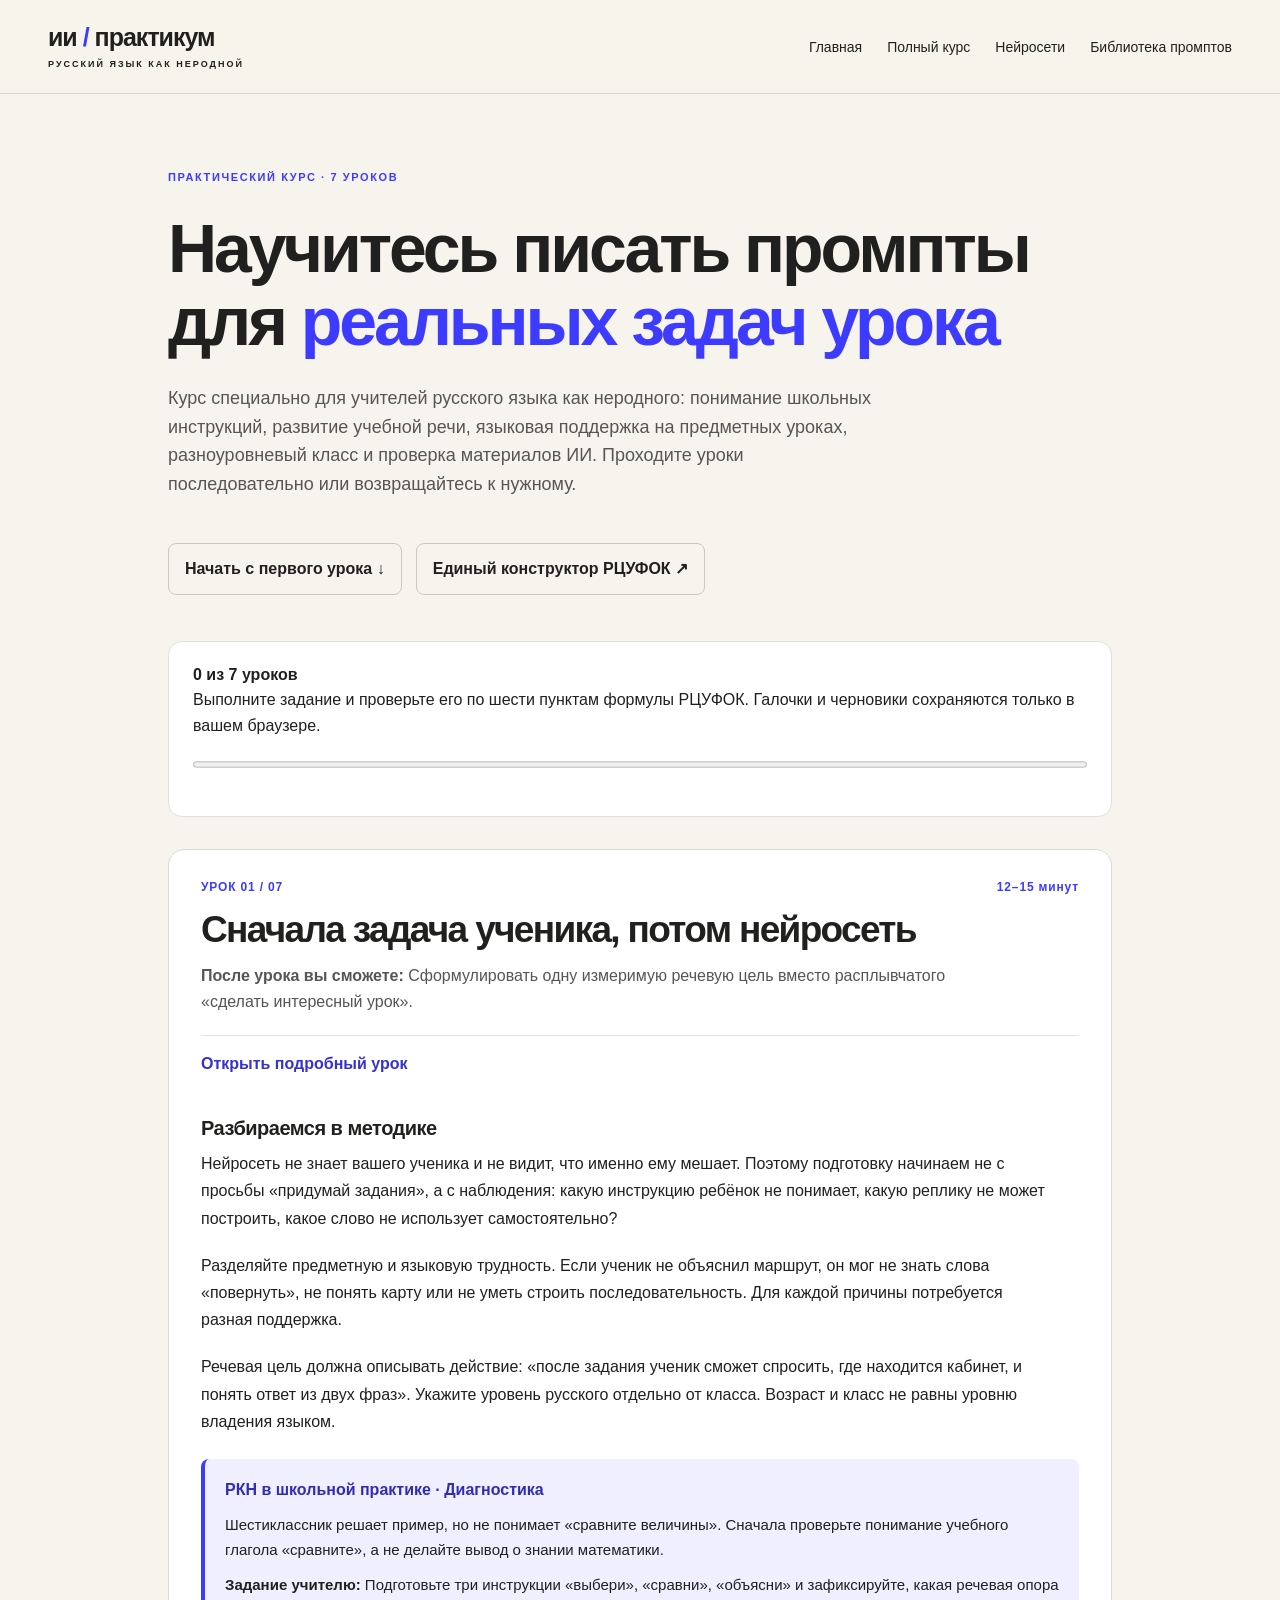
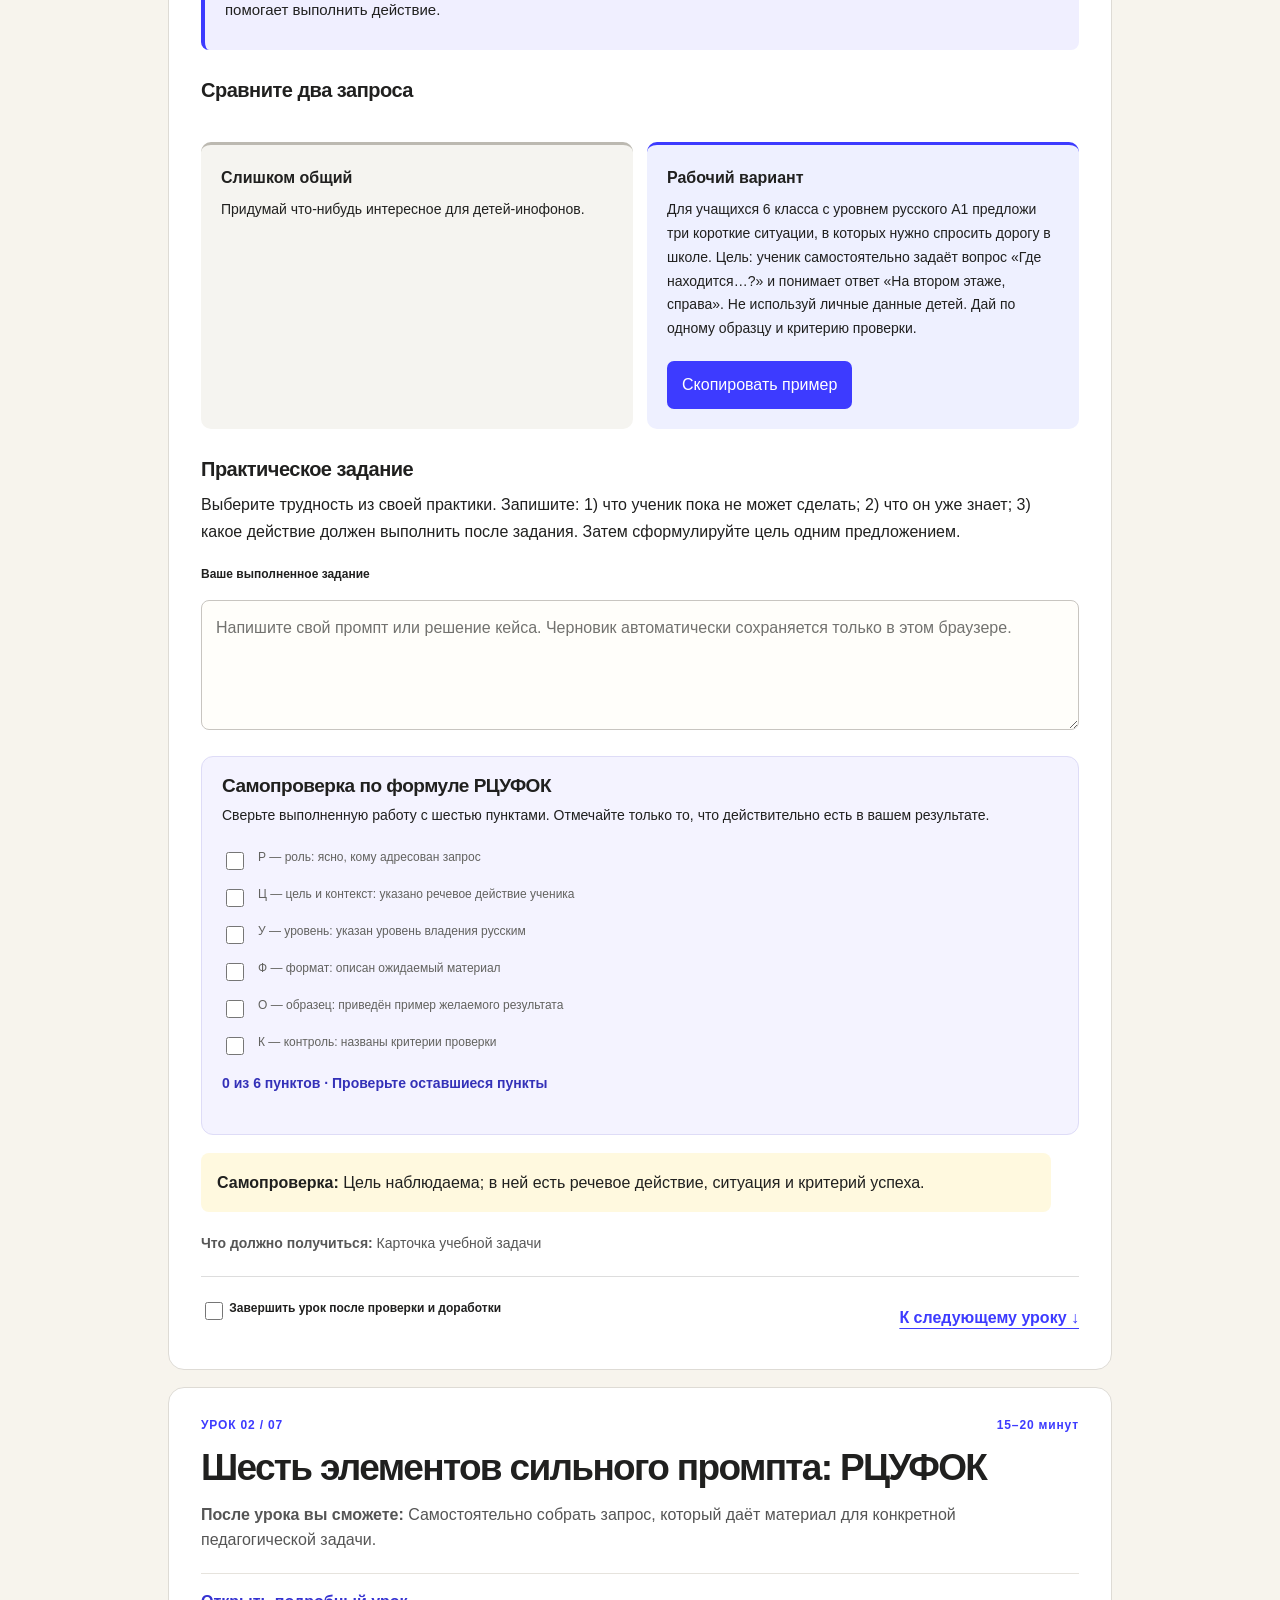
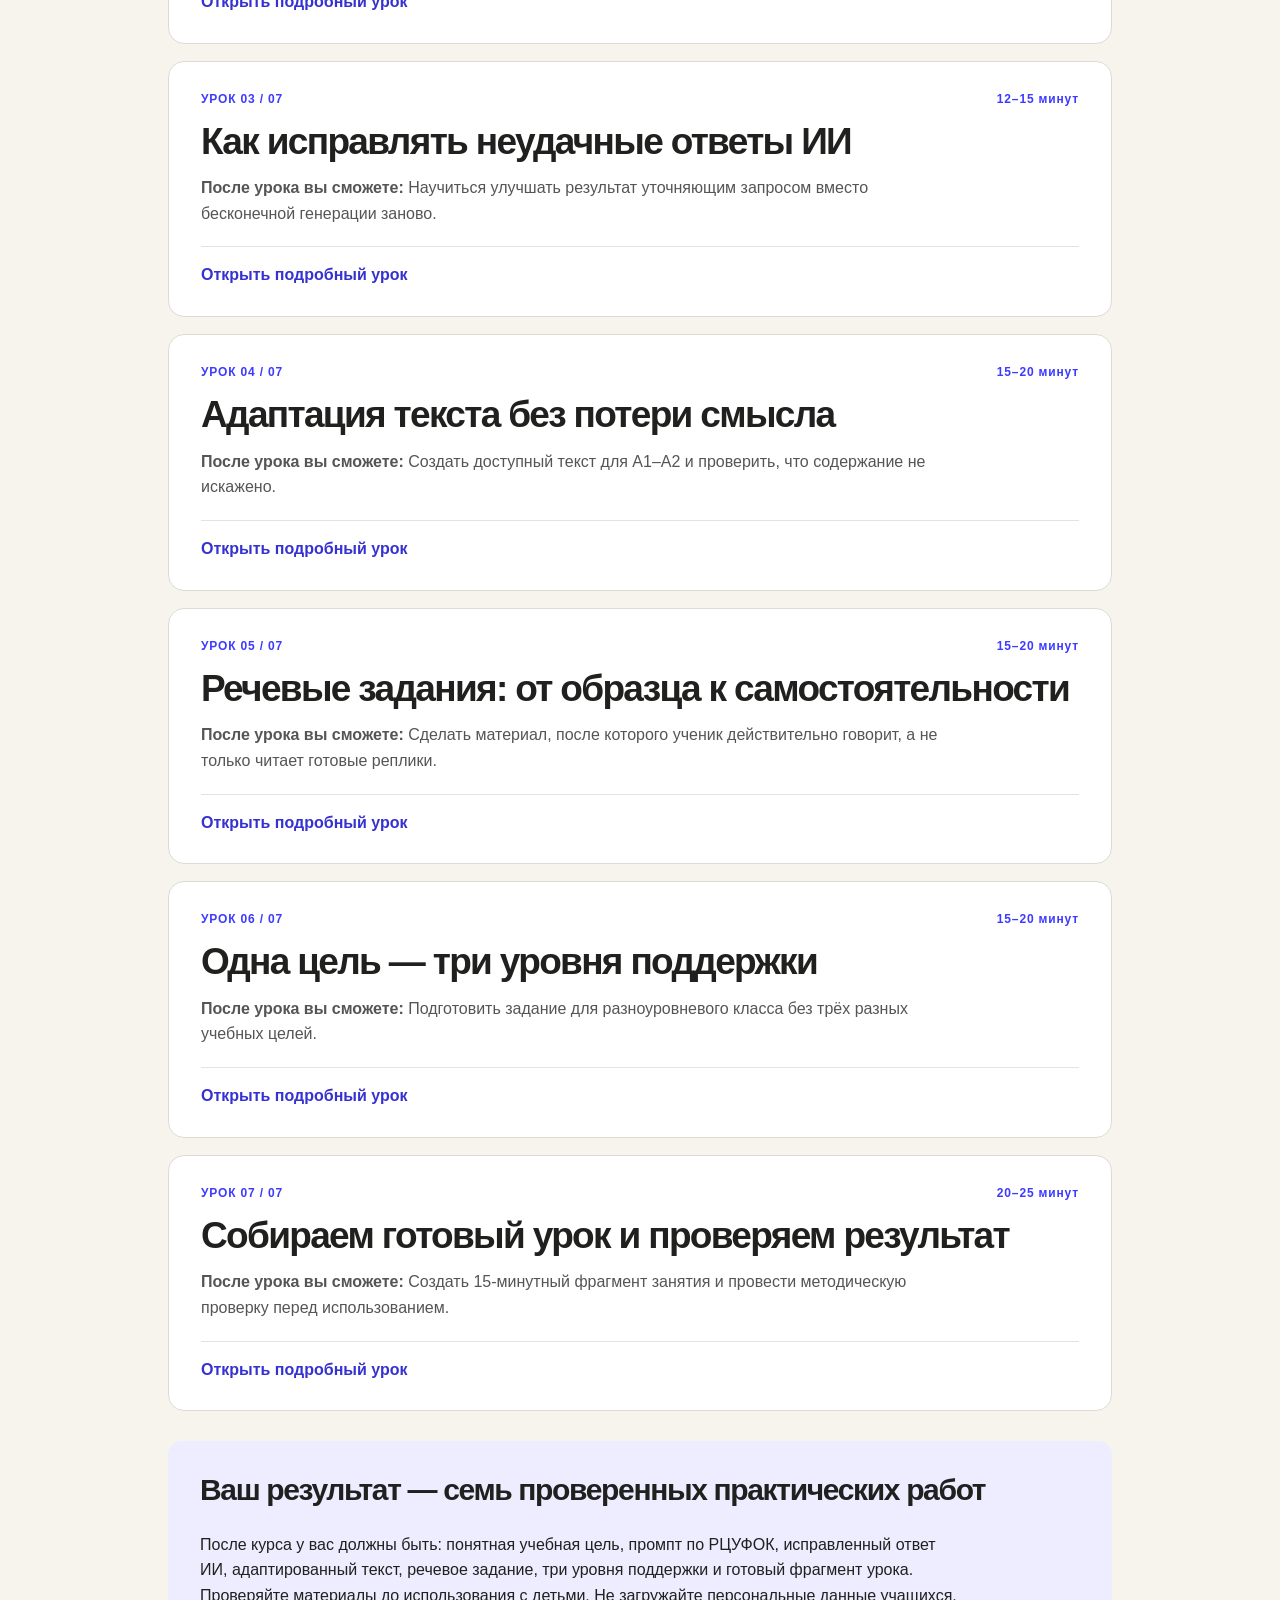
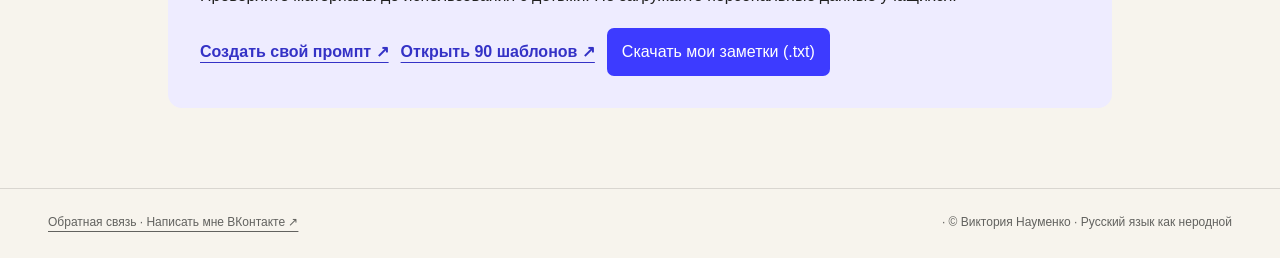
<file: docs/course.html>
<!doctype html><html lang="ru"><head><meta charset="utf-8"><meta name="viewport" content="width=device-width,initial-scale=1"><meta name="description" content="Семь подробных уроков по созданию промптов для преподавания русского языка как неродного. Объяснения, примеры и самостоятельная практика."><title>7 уроков по промптам — русский язык как неродной</title><link rel="icon" href="assets/favicon.svg" type="image/svg+xml"><style>:root{--paper:#f7f4ed;--ink:#20201f;--blue:#3d3bff;--muted:#62625f;--line:#d9d6d0;--pink:#ff4fa3;--yellow:#ffd400}*{box-sizing:border-box}html{scroll-behavior:smooth;scroll-padding-top:105px}body{margin:0;background:var(--paper);color:var(--ink);font:16px/1.6 Arial,Helvetica,sans-serif}a{color:inherit;text-underline-offset:5px}button,input,select,textarea{font:inherit}button,a,input,select,textarea{ -webkit-tap-highlight-color:transparent}button{cursor:pointer}button:focus-visible,a:focus-visible,input:focus-visible,textarea:focus-visible,select:focus-visible,summary:focus-visible{outline:3px solid var(--pink);outline-offset:4px}h1,h2,h3,p{margin-top:0}h1,h2,h3{line-height:1.06;letter-spacing:-.045em}h1{font-size:clamp(55px,6.1vw,91px);font-weight:800;margin-bottom:25px}h2{font-size:clamp(34px,3.6vw,54px);font-weight:750;margin-bottom:24px}h3{font-size:25px;letter-spacing:-.025em}p{margin-bottom:20px}.wrap{max-width:1280px;margin:auto;padding-left:48px;padding-right:48px}header{display:flex;justify-content:space-between;align-items:center;padding:24px 48px;border-bottom:1px solid var(--line);position:sticky;top:0;background:rgba(247,244,237,.97);z-index:20}.brand{font-size:25px;font-weight:800;letter-spacing:-1px;text-decoration:none;line-height:1.1}.brand>span:first-child{color:var(--blue)}.brandtag{display:block;font-size:9px;letter-spacing:2px;margin-top:8px;font-weight:600}nav{display:flex;align-items:center;gap:28px}nav a{text-decoration:none;font-size:14px}.navbtn{border:1px solid var(--ink);padding:11px 18px;border-radius:4px}.hero{display:grid;grid-template-columns:1.2fr 1fr;gap:55px;padding-top:68px;padding-bottom:65px;align-items:center}.eyebrow,.label{font-size:11px;font-weight:700;letter-spacing:1.6px;line-height:1.5}.eyebrow{margin-bottom:26px}.dot{display:inline-block;width:8px;height:8px;border-radius:50%;background:var(--blue);margin-right:8px}h1 span,.blue{color:var(--blue)}.lead{font-size:18px;max-width:500px;line-height:1.6;color:#565653}.actions{display:flex;gap:14px;align-items:center;flex-wrap:wrap}.button{display:inline-flex;justify-content:center;align-items:center;gap:24px;padding:14px 22px;border:1px solid transparent;border-radius:5px;text-decoration:none;font-size:14px;font-weight:700;line-height:1.5;transition:transform .15s,background .15s}.button:hover{transform:translateY(-2px)}.primary{background:var(--blue);color:#fff}.secondary{border-color:var(--line);background:transparent;color:var(--ink)}.textlink{font-size:14px;font-weight:700}.byline{display:flex;align-items:center;gap:12px;margin-top:38px;font-size:13px}.byline small{display:block;color:var(--muted);font-size:11px}.initials{border:1px solid var(--line);border-radius:50%;width:40px;height:40px;display:grid;place-items:center;font-size:11px;font-weight:bold}.hero-art{background:#e9e7e1;border:1px solid #d9d6cf;padding:26px 30px 0;position:relative;border-radius:8px}.art-top,.art-foot{font-size:10px;letter-spacing:1px;display:flex;justify-content:space-between;align-items:center}.oldprompt{margin:24px 24px 0;background:var(--paper);padding:18px 22px;transform:rotate(-3deg);border:1px solid var(--line)}.oldprompt small,.newprompt small{font-size:10px;font-weight:bold;letter-spacing:1px}.oldprompt p{font-size:25px;line-height:1.2;margin:10px 0 0;color:#666}.arrow{text-align:center;font-size:32px;line-height:1.4}.newprompt{position:relative;background:var(--blue);color:white;padding:27px 30px;transform:rotate(2deg);box-shadow:7px 9px 0 #d4d0c8}.newprompt h2{font-size:39px;margin:16px 0 20px}.arttags{display:flex;gap:8px}.arttags span{border:1px solid #aaa9ff;border-radius:30px;padding:4px 10px;font-size:10px}.newprompt p{border-top:1px solid #8583ff;padding-top:15px;margin:17px 0 0;font-size:16px}.art-foot{padding:25px 0 18px;letter-spacing:0}.art-foot b{font-size:27px}.strip{border-block:1px solid var(--line);display:flex;justify-content:space-evenly;padding:20px 30px;gap:20px;font-size:11px;font-weight:700}.strip span:before{content:'+';color:var(--blue);margin-right:13px;font-size:16px}.section{padding-top:95px;padding-bottom:95px}.sectionhead{display:flex;justify-content:space-between;align-items:flex-end;gap:55px;margin-bottom:40px}.sectionhead h2{margin-bottom:0}.sectionhead>p{max-width:355px;color:var(--muted);font-size:15px;margin-bottom:4px}.course-layout{display:grid;grid-template-columns:260px 1fr;gap:65px}.course-aside{padding-top:30px}.course-aside strong{display:block;font-size:55px;letter-spacing:-3px;margin:5px 0}.course-aside p{font-size:13px;color:var(--muted)}progress{width:100%;height:5px;accent-color:var(--blue);margin-bottom:20px}.plain{border:0;padding:0;background:none;text-decoration:underline;font-size:12px;color:var(--muted)}.aside-note{margin-top:55px;font-size:16px;border-left:3px solid var(--pink);padding-left:17px}.lesson{border-top:1px solid var(--line)}.lesson:last-child{border-bottom:1px solid var(--line)}summary{cursor:pointer;list-style:none}summary::-webkit-details-marker{display:none}.lesson>summary{display:flex;gap:22px;padding:25px 0;align-items:center}.lesson-num{color:var(--blue);font:13px monospace}.lesson-title{font-size:20px;font-weight:700;letter-spacing:-.5px;flex:1}.lesson>summary:after{content:'+';font-size:24px}.lesson[open]>summary:after{content:'−'}.lesson-body{padding:0 0 28px 40px;font-size:15px}.lesson-body h4{margin-bottom:8px}.practice{padding:20px;background:#ebe9ff;border-radius:4px;margin:20px 0}.practice p:last-child{margin:0}.check{display:flex!important;gap:10px;align-items:flex-start;font-size:13px!important;font-weight:normal!important;cursor:pointer}.check input{width:17px!important;height:17px;margin:3px 0 0;accent-color:var(--blue);flex-shrink:0}.tools-section{background:#edebe5}.filters{display:flex;flex-wrap:wrap;gap:8px;margin-bottom:28px}.filters button,.tabs button{border:1px solid #cac7bf;background:transparent;border-radius:30px;padding:9px 17px;color:var(--ink);font-size:13px}.filters button.active,.filters button[aria-pressed=true]{background:var(--ink);color:#fff;border-color:var(--ink)}.toolsgrid{display:grid;grid-template-columns:repeat(3,1fr);gap:18px}.tool{background:var(--paper);padding:27px;border:1px solid var(--line);border-radius:7px;display:flex;flex-direction:column}.tool-top{display:flex;justify-content:space-between;align-items:center;margin-bottom:24px}.tool-icon{display:grid;place-items:center;background:#e7e5ff;color:var(--blue);font-size:23px;font-weight:800;width:46px;height:46px;border-radius:12px}.tag{font-size:10px;letter-spacing:.7px;text-transform:uppercase}.tool h3{margin-bottom:12px}.tool p{font-size:14px;color:var(--muted)}.tool .use{color:var(--ink);font-size:14px;border-top:1px solid var(--line);padding-top:15px}.tool .access{font-size:12px}.tool>a{margin-top:auto;font-size:13px;font-weight:bold}.tool .source{font-size:11px;font-weight:normal;margin-top:10px;color:var(--muted)}.source-note{border-top:1px solid #ccc8be;padding-top:24px;margin-top:30px;font-size:13px}.source-note summary{font-weight:700}.source-note[open] summary{margin-bottom:20px}.formula{display:grid;grid-template-columns:repeat(6,1fr);gap:0;border:1px solid var(--line);margin-top:45px}.formula>div{padding:22px 17px;border-right:1px solid var(--line)}.formula>div:last-child{border:0}.formula strong{display:block;color:var(--blue);font-size:55px;line-height:1.1}.formula h3{font-size:16px;margin-top:19px;letter-spacing:0}.formula p{font-size:12px;color:var(--muted);margin:0}.comparison{display:grid;grid-template-columns:1fr 1.6fr;gap:55px;margin-top:40px}.comparison>div{padding:28px 0}.comparison>div:first-child{border-top:3px solid #bcb9b1}.comparison>div:last-child{border-top:3px solid var(--blue)}.comparison h3{margin-top:24px}.comparison p{font-size:15px}.comparison .label{display:block;margin-bottom:20px}.builder-section{background:#e9e8fc}.builder{display:grid;grid-template-columns:1fr 1fr;background:var(--paper);border:1px solid #cfcded;border-radius:8px;overflow:hidden}.builder form{padding:35px}.fields{display:grid;grid-template-columns:1fr 1fr;gap:0 18px}label{display:block;font-size:12px;font-weight:700;margin-bottom:18px}label span{font-weight:normal;color:var(--muted)}input,select,textarea{width:100%;padding:11px 12px;border:1px solid #ccc9c0;border-radius:4px;background:#fffefa;color:var(--ink);margin-top:7px;font-size:14px}textarea{resize:vertical}input::placeholder,textarea::placeholder{color:#72726f}form .button{margin-top:10px;width:100%}.result{background:white;padding:35px;display:flex;flex-direction:column;border-left:1px solid var(--line)}.resulttop{display:flex;justify-content:space-between;align-items:center;margin-bottom:18px}#wordcount{font-size:11px;color:var(--muted)}#output{flex:1;min-height:520px;border:0;background:#f6f6f3;padding:20px;font:13px/1.8 monospace;margin:0 0 20px}.open-services{display:flex;flex-wrap:wrap;gap:8px 16px;font-size:12px;margin-top:25px}.open-services span{width:100%;color:var(--muted)}.hint{font-size:12px;color:var(--muted);margin:17px 0 0}.searchbar{display:flex;gap:15px;margin-bottom:22px}.search{display:flex;align-items:center;gap:12px;border-bottom:1px solid var(--ink);flex:1;margin:0;font-size:28px}.search input{border:0;background:transparent;margin:0;padding:12px 0;font-size:15px}.count{font-size:12px;color:var(--muted);margin-bottom:22px}.promptgrid{display:grid;grid-template-columns:repeat(3,1fr);gap:20px}.promptcard{padding:26px;border:1px solid var(--line);border-radius:6px;display:flex;flex-direction:column;background:#fcfaf5}.promptcard:hover{border-color:#a8a6ff}.prompttop{display:flex;align-items:center;justify-content:space-between;color:var(--blue);font-size:10px;text-transform:uppercase;letter-spacing:.7px;margin-bottom:24px}.star{font-size:25px;background:none;border:0;color:var(--ink);line-height:1}.star[aria-pressed=true]{color:#9b5e00}.promptcard h3{font-size:23px}.promptcard p{font-size:14px;color:var(--muted)}.promptcard .cardbottom{display:flex;align-items:center;justify-content:space-between;gap:10px;margin-top:auto}.cardbottom small{font-size:11px;color:var(--muted)}.linkbutton{background:none;border:0;padding:0;font-size:13px;font-weight:700;color:var(--blue);text-decoration:underline;text-underline-offset:4px}.empty{padding:40px;border:1px solid var(--line);grid-column:1/-1}.case-section{background:#efede7}.case-original{background:var(--paper);border-left:3px solid var(--blue);padding:25px 30px;margin-bottom:30px}.case-original p{margin:12px 0 0;font-size:18px;max-width:850px}.tabs{display:flex;gap:10px;margin-bottom:25px}.tabs button[aria-selected=true]{background:var(--blue);color:white;border-color:var(--blue)}#casePanel{background:#fffdf8;padding:35px;display:grid;grid-template-columns:1.1fr 1fr;gap:50px;border:1px solid var(--line);min-height:290px}#casePanel h3{font-size:24px}#casePanel p,#casePanel li{font-size:15px}.answer{font-size:13px!important;background:#eeedff;padding:16px}.checklayout{display:grid;grid-template-columns:1.7fr 1fr;gap:60px}.quality{display:flex;gap:18px;border-top:1px solid var(--line);padding:20px 0;font-size:15px;font-weight:400;margin:0}.quality input{width:18px;height:18px;margin-top:4px;accent-color:var(--blue);flex-shrink:0}.quality b{display:block;margin-bottom:5px}.quality small{font-size:13px;color:var(--muted)}.check-result{background:#eae8ff;padding:32px;align-self:start}.check-result strong{display:block;font-size:72px;letter-spacing:-5px}.check-result p{font-size:14px}.faq{border-bottom:1px solid var(--line);padding:23px 0}.faq summary{font-size:16px;font-weight:700;padding-right:25px}.faq summary:after{content:' +';float:right;color:var(--blue)}.faq p{font-size:15px;max-width:900px;margin:20px 0 0}.finish{background:var(--blue);color:white;padding:64px 0}.finish>.wrap{display:flex;justify-content:space-between;align-items:center;gap:40px}.finish h2{font-size:48px}.finish p{font-size:15px;margin:0;color:#e2e1ff}.yellow{background:var(--yellow);color:var(--ink);white-space:nowrap}footer{display:grid;grid-template-columns:1.4fr 1fr;gap:100px;padding-top:45px;padding-bottom:45px;font-size:13px}footer p{font-size:12px;color:var(--muted);margin:10px 0}footer small{font-size:11px;color:var(--muted)}dialog{border:1px solid var(--line);border-radius:10px;padding:30px;width:min(780px,calc(100% - 30px));max-height:88vh;background:var(--paper);color:var(--ink)}dialog::backdrop{background:#15153088;backdrop-filter:blur(4px)}.dialoghead{display:flex;justify-content:space-between;align-items:center;margin-bottom:20px}.dialoghead button{font-size:30px;border:0;background:none}.dialoghead+h2{font-size:30px}dialog pre{white-space:pre-wrap;font:14px/1.8 Arial,sans-serif;background:white;border:1px solid var(--line);padding:25px;max-height:48vh;overflow:auto}#toast{position:fixed;bottom:25px;left:50%;transform:translate(-50%,20px);background:var(--ink);color:white;padding:14px 24px;border-radius:7px;font-size:14px;opacity:0;pointer-events:none;z-index:100;transition:.2s}#toast.show{opacity:1;transform:translate(-50%,0)}.skip{position:fixed;top:-100px;left:10px;z-index:100;background:var(--yellow);padding:10px}.skip:focus{top:10px}@media(min-width:1500px){header{padding-inline:calc((100vw - 1184px)/2)}}@media(max-width:1000px){.wrap{padding-inline:28px}header{padding:20px 28px}.hero{gap:30px}.newprompt h2{font-size:32px}.hero-art{padding:22px 20px 0}.strip{flex-wrap:wrap;justify-content:center}.toolsgrid,.promptgrid{grid-template-columns:repeat(2,1fr)}.formula{grid-template-columns:repeat(3,1fr)}.formula>div{border-bottom:1px solid var(--line)}.course-layout{grid-template-columns:200px 1fr;gap:35px}.builder form,.result{padding:24px}.sectionhead{gap:30px}.sectionhead>p{max-width:300px}nav{gap:18px}}@media(max-width:720px){html{scroll-padding-top:130px}header{padding:14px 20px;display:block}.brand{font-size:22px;display:block}.brandtag{display:none}nav{margin-top:15px;justify-content:space-between;gap:10px}nav a{font-size:11px}.navbtn{padding:7px 10px}.wrap{padding-inline:22px}.hero{grid-template-columns:1fr;padding-top:40px;padding-bottom:40px;gap:35px}h1{font-size:60px}.eyebrow{font-size:9px;margin-bottom:22px}.hero-art{max-width:450px;width:100%;margin:auto}.newprompt h2{font-size:37px}.strip{display:grid;grid-template-columns:1fr 1fr;padding:18px;font-size:10px;gap:14px}.strip span:before{margin-right:6px}.section{padding-block:58px}.sectionhead{display:block;margin-bottom:28px}.sectionhead>p{max-width:none;margin-top:22px}.course-layout{grid-template-columns:1fr;gap:25px}.course-aside{padding:0}.course-aside strong{font-size:34px;letter-spacing:-1px}.course-aside p,.aside-note{display:none}progress{margin-bottom:5px}.lesson-title{font-size:18px}.lesson-body{padding-left:0}.toolsgrid,.promptgrid{grid-template-columns:1fr}.tool{padding:24px}.formula>div{padding:20px 13px}.formula strong{font-size:43px}.formula h3{font-size:14px}.comparison{grid-template-columns:1fr;gap:0;margin-top:25px}.builder{grid-template-columns:1fr}.result{border-left:0;border-top:1px solid var(--line)}.fields{gap:0 12px}.builder form,.result{padding:23px}#output{min-height:470px}.searchbar{gap:10px}.searchbar>.button{padding:10px;font-size:11px}.search input{font-size:13px}.filters{gap:7px}.filters button{padding:7px 12px;font-size:12px}.tabs{gap:6px}.tabs button{font-size:11px;padding:8px 10px}#casePanel{grid-template-columns:1fr;gap:12px;padding:24px}.case-original{padding:24px}.case-original p{font-size:16px}.checklayout{grid-template-columns:1fr;gap:25px}.finish>.wrap{display:block}.finish h2{font-size:40px}.finish .button{margin-top:25px}footer{grid-template-columns:1fr;gap:25px;padding-block:35px}.button{padding:13px 18px}.lead{font-size:16px}dialog{padding:20px}.hero .actions{gap:20px}}@media(prefers-reduced-motion:reduce){html{scroll-behavior:auto}*{transition:none!important}}@media print{header,.hero,.strip,#course,#tools,#formula,#builder,#library,#case,.finish,footer,.faq,.check-result button,dialog,#toast{display:none!important}.section{padding:0}.wrap{max-width:none;padding:0}#check{display:block}.checklayout{display:block}.check-result{padding:15px}.quality{break-inside:avoid}.sectionhead h2{font-size:30px}.sectionhead>p{max-width:none}.sectionhead{display:block}body{background:white;font-size:12px}.quality input{appearance:none;width:15px;height:15px;border:1px solid black}.quality input:checked:after{content:'✓'}.check-result strong{font-size:25px;letter-spacing:0}}
/* Editorial revision: photographic context and longer methodological copy. */
h1{font-size:clamp(42px,4.3vw,65px);line-height:1.08;letter-spacing:-.045em}h2{font-size:clamp(30px,3vw,45px);line-height:1.15}h3{line-height:1.2}.hero{grid-template-columns:1.15fr 1fr;gap:55px;padding-block:55px}.hero-photo{margin:0;position:relative;min-width:0}.hero-photo img{width:100%;height:520px;object-fit:cover;border-radius:4px;display:block}.hero-photo figcaption{margin:0 20px;position:relative;background:var(--blue);color:white;padding:24px 28px;margin-top:-85px;box-shadow:0 10px 25px #1d1d3e13}.hero-photo figcaption p{font-size:16px;line-height:1.5;margin:10px 0}.hero-photo figcaption a{font-size:12px}.sectionhead>div,.sectionhead>h2{max-width:690px}.sectionhead h2{max-width:650px}.sectionhead>p{min-width:260px}.starter{display:grid;grid-template-columns:170px 1fr;gap:20px;background:#dedbff;padding:25px 30px;margin-bottom:30px;border-left:4px solid var(--blue)}.starter p{margin:0;font-size:15px}.tool-scope{margin:0;min-width:240px}.tool-scope select{padding:9px;margin:3px 0 0}.tool-detail{margin:0 0 24px;font-size:13px}.tool-detail summary{font-weight:bold;text-decoration:underline;text-underline-offset:4px}.tool-detail p{font-size:13px;margin-top:15px}.tool .developer{font-size:12px}.tool .tag{max-width:75%;text-align:right}.toolsgrid{grid-template-columns:repeat(3,minmax(0,1fr))}.tool{min-width:0}.prompt-path{display:grid;grid-template-columns:1fr 1.6fr;gap:50px;padding-top:40px}.prompt-path h3{margin-top:15px}.prompt-path p,.prompt-path li{font-size:15px}.prompt-path ol{margin:0;padding-left:23px}.prompt-path li{margin-bottom:15px;padding-left:8px}.precise-prompt{margin-top:25px;padding:28px 32px;background:#eceaff;border-left:3px solid var(--blue);font-size:15px}.precise-prompt p{margin-top:15px}.form-guide{font-size:12px;color:var(--muted);line-height:1.5;border-bottom:1px solid var(--line);padding-bottom:18px}.form-error{color:#9a1625;background:#ffeded;padding:12px;font-size:13px}.output-status{font-size:12px;color:#5b5694;min-height:36px}.dialog-method{font-size:14px}.dialog-method summary{color:var(--blue);text-decoration:underline}.dialog-method details{margin-bottom:15px}#rebuildDialog h2{font-size:27px}.photo-lesson{display:grid;grid-template-columns:1.1fr 1fr;gap:50px;align-items:start}.photo-lesson figure{margin:0}.photo-lesson img{width:100%;height:440px;object-fit:cover;border-radius:5px}.photo-lesson figcaption{font-size:11px;color:var(--muted);margin-top:10px}.photo-lesson h3{font-size:27px}.photo-lesson p,.photo-lesson li{font-size:15px}.lesson-sample{padding:22px;background:#eeecff;border-left:3px solid var(--blue)}.worked-examples{background:#eeece6}.worked-example{background:var(--paper);padding:30px;margin-bottom:20px;border:1px solid var(--line)}.worked-example summary{font-size:23px;font-weight:700;line-height:1.3}.worked-example summary:after{content:' +';color:var(--blue)}.worked-example[open] summary{margin-bottom:25px}.worked-grid{display:grid;grid-template-columns:1fr 1fr;gap:25px 40px}.worked-grid h4{font-size:13px;margin:0 0 10px;color:var(--blue)}.worked-grid p{font-size:15px;margin:0}.worked-grid blockquote{font-size:15px;border-left:3px solid var(--line);margin:0;padding:10px 17px}.worked-grid .fix{background:#e8e6ff;padding:20px}.sources-footer{padding-top:30px;border-top:1px solid var(--line);font-size:12px}.sources-footer li{margin-bottom:10px}.noscript{padding:20px;background:#ffd400}.finish h2{font-size:40px;max-width:660px}.finish p{max-width:730px}.check-result strong{font-size:54px}.form-error[hidden]{display:none}.print-title{display:none}.formula{grid-template-columns:repeat(3,1fr)}.formula>div{border-bottom:1px solid var(--line)}.formula strong{font-size:44px}.formula p{font-size:13px}.photo-detail{margin-top:25px;border-top:1px solid var(--line);padding-top:20px}section{overflow-wrap:break-word}button{touch-action:manipulation}.tool-detail summary{padding-block:7px}#favOnly[aria-pressed=true]{background:var(--yellow);border-color:var(--yellow)}
@media(max-width:1000px){.toolsgrid{grid-template-columns:repeat(2,minmax(0,1fr))}.hero{gap:28px}.hero-photo img{height:490px}.hero-photo figcaption{margin-inline:10px;padding:20px}.photo-lesson{gap:25px}.sectionhead>p{min-width:230px}}
@media(max-width:720px){h1{font-size:43px}.hero{grid-template-columns:1fr;padding-top:34px;gap:30px}.hero-photo img{height:360px}.hero-photo figcaption{margin-top:-65px}.hero .lead{font-size:16px}.sectionhead>p{min-width:0}.starter{display:block;padding:22px}.starter p{margin-top:12px}.searchbar{flex-wrap:wrap}.tool-scope{width:100%;min-width:0}.search{min-width:190px}.toolsgrid{grid-template-columns:1fr}.prompt-path{grid-template-columns:1fr;gap:20px}.formula{grid-template-columns:repeat(2,1fr)}.formula>div{border-bottom:1px solid var(--line)}.photo-lesson{grid-template-columns:1fr}.photo-lesson img{height:320px}.worked-grid{grid-template-columns:1fr}.worked-example{padding:22px}.worked-example summary{font-size:20px}.finish h2{font-size:34px}.precise-prompt{padding:22px}.hero-copy .actions{align-items:flex-start}.button{min-height:44px}.filters button{min-height:40px}.form-guide{font-size:13px}.tool .tag{font-size:9px}.byline{margin-top:25px}.hero-photo figcaption p{font-size:15px}}
@media print{main>section:not(#check),.sources-footer,.noscript{display:none!important}#check{display:block!important;padding:0!important}.print-title{display:block;font-size:11px;margin-bottom:15px}.check-result{display:none}.checklayout{display:block}.quality{padding:12px 0}.quality b{font-size:13px}.quality small{font-size:11px}#check .sectionhead>p{font-size:12px}#check h2{font-size:25px}.faq{display:none}@page{size:A4;margin:16mm}}


/* Editorial refinement: recognizable Saint Petersburg hero and calmer navigation */
.hero-photo{isolation:isolate}.hero-photo img{filter:saturate(.93) contrast(1.045);object-position:center 43%;border-radius:12px}
.hero-photo:before{content:"САНКТ-ПЕТЕРБУРГ";position:absolute;z-index:2;left:18px;top:18px;padding:9px 12px;background:rgba(247,244,237,.94);color:#242433;font-size:11px;font-weight:800;letter-spacing:.12em;border-radius:4px;pointer-events:none}
.hero-photo figcaption{border-radius:8px;margin-left:25px;margin-right:0;box-shadow:0 16px 36px #1d1d3e1b}
nav{gap:clamp(10px,2vw,25px)}nav a{white-space:nowrap}
.tool{transition:transform .2s ease,box-shadow .2s ease}.tool:hover{transform:translateY(-3px);box-shadow:0 12px 32px #20204513}
.filters{gap:10px}.filters button{font-weight:650}.filters button.active{background:var(--blue);border-color:var(--blue)}
@media(max-width:700px){.hero-photo:before{left:12px;top:12px}.hero-photo figcaption{margin-right:12px;margin-left:12px}.tool:hover{transform:none}}
@media(prefers-reduced-motion:reduce){.tool{transition:none}.tool:hover{transform:none}}


/* Single learning route: the old six-step preview and duplicate interactive
   builders remain mounted for compatibility, but are no longer shown. */
#course,#builder,#library{display:none!important}
.start-grid{display:grid;grid-template-columns:repeat(3,minmax(0,1fr));gap:16px;margin:28px 0 10px}
.start-card{display:flex;flex-direction:column;gap:14px;padding:26px;min-height:205px;background:#fff;border:1px solid #dfdcd6;border-radius:14px;color:var(--ink);text-decoration:none;transition:transform .18s ease,border-color .18s ease}
.start-card:hover{transform:translateY(-3px);border-color:var(--blue)}
.start-card span{font-size:12px;font-weight:850;letter-spacing:.1em;color:var(--blue)}
.start-card strong{font-size:clamp(19px,2vw,26px);line-height:1.18;letter-spacing:-.025em}
.start-card small{font-size:14px;line-height:1.5;color:#57575b}
@media(max-width:750px){.start-grid{grid-template-columns:1fr}.start-card{min-height:0;padding:22px}}
@media(prefers-reduced-motion:reduce){.start-card{transition:none}.start-card:hover{transform:none}}


/* Focused homepage and standalone catalog */
.home-page .hero{padding-top:48px;padding-bottom:28px;gap:38px}.home-page h1{font-size:clamp(38px,4.9vw,68px);line-height:1.06;max-width:740px}.home-page .hero-photo img{height:390px}.home-page .hero-photo figcaption{padding:16px 20px;margin-top:-52px}.home-page .hero-photo figcaption p{font-size:14px;margin:5px 0}.home-page .byline{margin-top:20px}.home-page .home-sections{padding-top:20px;padding-bottom:60px}.home-page .sectionhead h2{font-size:clamp(27px,3vw,39px)}.home-page .start-card{min-height:185px;gap:10px}.start-card b{font-size:13px;color:var(--blue);margin-top:auto}.home-footer{border-top:1px solid var(--line);padding-top:24px;padding-bottom:26px;display:flex;justify-content:space-between;gap:16px;flex-wrap:wrap;color:var(--muted);font-size:12px}
.tools-page .catalog-title{font-size:clamp(42px,5vw,72px);margin:10px 0 16px}.catalog-title span{color:var(--blue)}.catalog-lead{max-width:760px}.catalog-controls{display:flex;gap:18px;flex-wrap:wrap;margin:30px 0 20px}.catalog-controls label{font-size:13px;font-weight:750;display:flex;flex-direction:column;gap:8px;flex:1;min-width:220px}.catalog-controls input,.catalog-controls select{background:#fff;border:1px solid #ccc8c1;border-radius:8px;padding:13px 15px;min-height:48px}.tools-page .filters button[aria-pressed=true]{background:var(--blue);border-color:var(--blue);color:white}.tools-page .toolsgrid{margin-bottom:26px}.tools-page .tool{background:#fff;border:1px solid var(--line);padding:24px;border-radius:12px;min-width:0}.tools-page .tool h3{font-size:24px}.tools-page .tool-country,.tools-page .tool-kind{color:var(--muted);font-size:12px}.tools-page .tool-top{display:flex;justify-content:space-between}.tools-page .tool-links{display:flex;gap:16px;flex-wrap:wrap;margin-top:20px;font-size:13px;font-weight:750}.catalog-note{font-size:13px;color:var(--muted);max-width:800px}.catalog-next{border-top:1px solid var(--line);padding:45px 0 30px}.catalog-next h2{font-size:32px}
@media(max-width:850px){.home-page .hero{grid-template-columns:1fr}.home-page .hero-photo img{height:300px}.home-page h1{font-size:clamp(36px,8vw,58px)}}
@media(max-width:650px){.home-page header,.tools-page header{padding:15px 20px;align-items:flex-start;gap:14px;flex-direction:column}.home-page header nav,.tools-page header nav{gap:10px;flex-wrap:wrap}.home-page header nav a,.tools-page header nav a{font-size:12px}.home-page .hero-photo figcaption{margin:0 10px;margin-top:-35px}.tools-page .toolsgrid{grid-template-columns:1fr}}

/* Clean text-only homepage and reliable responsive navigation */
html,body{max-width:100%;overflow-x:clip}
.home-page header,.tools-page header,.course-page header{position:relative;top:auto;z-index:2}
.home-page .hero{display:block;max-width:1280px;padding-top:clamp(38px,6vw,80px);padding-bottom:48px}
.home-page .hero-copy{max-width:960px;margin:0}
.home-page .hero h1{max-width:940px;font-size:clamp(38px,6vw,80px);line-height:1.08;overflow-wrap:normal}
.home-page .hero .lead{max-width:700px}
.home-page .hero-photo,.home-page .hero-photo:before,.home-page .hero-photo:after{display:none!important}
.home-page .start-card:before{display:none!important;content:none!important}
.home-page .start-card{background:#fff!important;border:1px solid #dedbd5!important;box-shadow:none!important;border-radius:12px!important;min-height:185px!important}
.home-page .start-card span{color:#3d3bff}
.home-page .start-card strong{color:#20201f}
.home-page .eyebrow{background:transparent!important;padding:0!important;border-radius:0!important}
.home-page .eyebrow .dot{display:inline-block!important}
.home-page .sectionhead{align-items:start}
@media(max-width:900px){
 .home-page header,.tools-page header,.course-page header{display:flex;flex-direction:column;align-items:flex-start;gap:17px;padding:18px 24px;position:relative!important}
 .home-page header nav,.tools-page header nav,.course-page header nav{display:flex;flex-wrap:wrap;gap:10px 20px;width:100%;min-width:0}
 .home-page header nav a,.tools-page header nav a,.course-page header nav a{font-size:13px;white-space:normal;line-height:1.35}
 .home-page .hero{display:block;padding-top:36px}
 .home-page .hero h1{font-size:clamp(36px,7.5vw,58px)}
 .home-page .start-grid{grid-template-columns:1fr}
 .home-page .start-card{min-height:0!important}
 .home-page .sectionhead{display:block}
 .home-page .sectionhead>p{margin-top:15px}
}
@media(max-width:520px){
 .wrap{padding-left:22px;padding-right:22px}
 .home-page header,.tools-page header,.course-page header{padding:16px 22px}
 .brand{font-size:23px;line-height:1.15}
 .brandtag{font-size:9px;letter-spacing:.09em}
 .home-page header nav,.tools-page header nav,.course-page header nav{gap:8px 16px}
 .home-page header nav a,.tools-page header nav a,.course-page header nav a{font-size:12px}
 .home-page .hero{padding-top:34px;padding-bottom:25px}
 .home-page .hero h1{font-size:clamp(36px,9.2vw,46px);letter-spacing:-.045em}
 .home-page .hero .lead{font-size:16px}
 .home-page .home-sections{padding-top:25px}
 .home-page .start-card{padding:22px}
 .home-page .start-card strong{font-size:24px}
 .home-page .byline{margin-top:28px}
}
</style><style>.course-page{background:#f7f4ed;color:#20201f}.course-page .course-wrap{max-width:1000px;margin:auto;padding:35px 28px 80px}.course-page .course-intro{padding:40px 0 26px}.course-page h1{font-size:clamp(38px,6vw,68px);max-width:900px}.course-page .course-intro>p{max-width:720px;font-size:18px;color:#565653}.course-page .eyebrow{color:#3d3bff}.course-page .progress-box{background:white;border:1px solid #e3e0d9;padding:20px 24px;border-radius:14px;margin:20px 0 32px}.course-page progress{width:100%;height:13px;accent-color:#3d3bff}.course-page .lesson{background:#fff;border:1px solid #dedbd5;border-radius:16px;margin:17px 0;padding:28px 32px;scroll-margin-top:105px}.course-page .lesson-top{display:flex;justify-content:space-between;gap:15px;color:#3d3bff;font-size:12px;font-weight:800;letter-spacing:.07em}.course-page .lesson h2{font-size:clamp(26px,3vw,37px);margin:12px 0}.course-page .lesson-goal{color:#555;max-width:760px}.course-page .lesson details{border-top:1px solid #e6e3dd;padding-top:15px}.course-page summary{cursor:pointer;font-weight:800;color:#3532d1}.course-page .lesson-content{padding-top:12px}.course-page .lesson-content h3{font-size:20px;margin:28px 0 10px;letter-spacing:-.025em}.course-page .lesson-content p{line-height:1.7;max-width:850px}.course-page .comparison{display:grid;grid-template-columns:1fr 1fr;gap:14px}.course-page .comparison>div{padding:20px;border-radius:10px;background:#f5f4f0}.course-page .comparison>div:last-child{background:#eef0ff}.course-page .comparison b{display:block;margin-bottom:8px}.course-page .comparison p{font-size:14px;white-space:pre-wrap}.course-page button{border:0;border-radius:7px;background:#3d3bff;color:#fff;font:inherit;padding:11px 15px;cursor:pointer}.course-page .work-label{display:block;font-weight:800;margin:20px 0 9px}.course-page textarea{width:100%;min-height:130px;border:1px solid #c8c5c0;border-radius:8px;padding:14px;font:inherit}.course-page .criteria{background:#fff9df;padding:16px;border-radius:8px}.course-page .outcome{font-size:14px;color:#575757}.course-page .lesson-actions{border-top:1px solid #ddd;padding-top:18px;display:flex;justify-content:space-between;gap:15px;flex-wrap:wrap;align-items:center}.course-page .lesson-actions label{font-weight:750}.course-page .lesson-actions input{width:18px;height:18px;vertical-align:middle;accent-color:#3d3bff}.course-page .lesson-actions a{color:#3d3bff;font-weight:800}.course-page .course-links{display:flex;gap:14px;flex-wrap:wrap;padding-top:24px}.course-page .course-links a{padding:12px 16px;border:1px solid #cbc8c1;border-radius:8px;text-decoration:none;font-weight:750}.course-page .course-end{padding:32px;background:#eeecff;border-radius:14px;margin-top:30px}.course-page .course-end h2{font-size:30px}.course-page .course-end p{max-width:760px}.course-page .course-end a{display:inline-block;margin:8px 12px 0 0;font-weight:800;color:#3432c6}@media(max-width:650px){.course-page .course-wrap{padding:22px 16px 50px}.course-page .lesson{padding:20px}.course-page .comparison{grid-template-columns:1fr}.course-page .course-intro{padding:18px 0}.course-page .course-links{gap:7px}}.rkn-focus{background:#f0efff;border-left:4px solid #3d3bff;border-radius:8px;padding:18px 20px;margin:24px 0}.rkn-focus b{color:#302db3}.rkn-focus p{font-size:15px;line-height:1.65;margin:9px 0}.course-page .feedback-actions{display:flex;flex-wrap:wrap;gap:10px;margin:12px 0}.course-page .ai-review{background:#fff;color:#3532bb;border:1px solid #bbb9eb}.course-page .feedback{background:#f7f7fb;border:1px solid #ddddea;border-radius:10px;padding:16px;margin:12px 0;font-size:14px}.course-page .feedback p{margin:6px 0}.course-page .feedback ul{margin:9px 0;padding-left:22px}.course-page .feedback a{font-weight:800;color:#3532bb}.course-page .feedback .warning{color:#815008}.course-page .review-check{display:flex;gap:9px;align-items:flex-start;margin:8px 0}.course-page .review-check input{margin-top:4px}.course-page .review-note{font-size:13px;color:#575757}.course-page .self-check{margin:18px 0;padding:18px 20px;background:#f4f3ff;border:1px solid #dedcf7;border-radius:12px}.course-page .self-check h3{margin:0 0 7px;font-size:19px}.course-page .self-check>p{font-size:14px}.course-page .formula-check{display:flex;align-items:flex-start;gap:11px;margin:12px 0;line-height:1.5;cursor:pointer}.course-page .formula-check input{margin-top:4px;accent-color:#3d3bff;width:18px;height:18px;flex-shrink:0}.course-page .check-status{font-weight:800;color:#3431b8;margin-top:14px}/* Course intro image-overlap safeguard */.course-page .course-intro img,.course-page .course-intro picture,.course-page .course-intro figure,.course-page .course-intro::before,.course-page .course-intro::after{display:none!important;content:none!important}.course-page .course-intro{background-image:none!important}.course-page .course-intro h1{max-width:100%;overflow-wrap:break-word}</style></head><body class="course-page"><a class="skip" href="#lessons">Перейти к урокам</a><header><a class="brand" href="index.html">ии<span> / </span>практикум<span class="brandtag">РУССКИЙ ЯЗЫК КАК НЕРОДНОЙ</span></a><nav aria-label="Разделы сайта"><a href="index.html">Главная</a><a href="course.html" aria-current="page">Полный курс</a><a href="tools.html">Нейросети</a><a href="ai-lab.html#library">Библиотека промптов</a></nav></header><main class="course-wrap"><div class="course-intro"><div class="eyebrow">ПРАКТИЧЕСКИЙ КУРС · 7 УРОКОВ</div><h1>Научитесь писать промпты для <span>реальных задач урока</span></h1><p>Курс специально для учителей русского языка как неродного: понимание школьных инструкций, развитие учебной речи, языковая поддержка на предметных уроках, разноуровневый класс и проверка материалов ИИ. Проходите уроки последовательно или возвращайтесь к нужному.</p><div class="course-links"><a href="#lessons">Начать с первого урока ↓</a><a href="ai-lab.html#constructor">Единый конструктор РЦУФОК ↗</a></div></div><div class="progress-box"><b id="progressText">0 из 7 уроков</b><p>Выполните задание и проверьте его по шести пунктам формулы РЦУФОК. Галочки и черновики сохраняются только в вашем браузере.</p><progress id="progress" max="7" value="0" aria-label="Пройденные уроки"></progress></div><section id="lessons" aria-label="Семь уроков"><article class="lesson" id="lesson-1"><div class="lesson-top"><span>УРОК 01 / 07</span><span>12–15 минут</span></div><h2>Сначала задача ученика, потом нейросеть</h2><p class="lesson-goal"><b>После урока вы сможете:</b> Сформулировать одну измеримую речевую цель вместо расплывчатого «сделать интересный урок».</p><details open><summary>Открыть подробный урок</summary><div class="lesson-content"><h3>Разбираемся в методике</h3><p>Нейросеть не знает вашего ученика и не видит, что именно ему мешает. Поэтому подготовку начинаем не с просьбы «придумай задания», а с наблюдения: какую инструкцию ребёнок не понимает, какую реплику не может построить, какое слово не использует самостоятельно?</p><p>Разделяйте предметную и языковую трудность. Если ученик не объяснил маршрут, он мог не знать слова «повернуть», не понять карту или не уметь строить последовательность. Для каждой причины потребуется разная поддержка.</p><p>Речевая цель должна описывать действие: «после задания ученик сможет спросить, где находится кабинет, и понять ответ из двух фраз». Укажите уровень русского отдельно от класса. Возраст и класс не равны уровню владения языком.</p><div class="rkn-focus"><b>РКН в школьной практике · Диагностика</b><p>Шестиклассник решает пример, но не понимает «сравните величины». Сначала проверьте понимание учебного глагола «сравните», а не делайте вывод о знании математики.</p><p><strong>Задание учителю:</strong> Подготовьте три инструкции «выбери», «сравни», «объясни» и зафиксируйте, какая речевая опора помогает выполнить действие.</p></div><h3>Сравните два запроса</h3><div class="comparison"><div><b>Слишком общий</b><p>Придумай что-нибудь интересное для детей-инофонов.</p></div><div><b>Рабочий вариант</b><p>Для учащихся 6 класса с уровнем русского A1 предложи три короткие ситуации, в которых нужно спросить дорогу в школе. Цель: ученик самостоятельно задаёт вопрос «Где находится…?» и понимает ответ «На втором этаже, справа». Не используй личные данные детей. Дай по одному образцу и критерию проверки.</p><button class="copy" data-prompt="0">Скопировать пример</button></div></div><h3>Практическое задание</h3><p>Выберите трудность из своей практики. Запишите: 1) что ученик пока не может сделать; 2) что он уже знает; 3) какое действие должен выполнить после задания. Затем сформулируйте цель одним предложением.</p><label class="work-label" for="answer-0">Ваше выполненное задание</label><textarea id="answer-0" class="work" data-lesson="0" placeholder="Напишите свой промпт или решение кейса. Черновик автоматически сохраняется только в этом браузере."></textarea><div class="self-check" data-check="0"><h3>Самопроверка по формуле РЦУФОК</h3><p>Сверьте выполненную работу с шестью пунктами. Отмечайте только то, что действительно есть в вашем результате.</p><label class="formula-check"><input type="checkbox" data-lesson="0" data-point="0"><span>Р — роль: ясно, кому адресован запрос</span></label><label class="formula-check"><input type="checkbox" data-lesson="0" data-point="1"><span>Ц — цель и контекст: указано речевое действие ученика</span></label><label class="formula-check"><input type="checkbox" data-lesson="0" data-point="2"><span>У — уровень: указан уровень владения русским</span></label><label class="formula-check"><input type="checkbox" data-lesson="0" data-point="3"><span>Ф — формат: описан ожидаемый материал</span></label><label class="formula-check"><input type="checkbox" data-lesson="0" data-point="4"><span>О — образец: приведён пример желаемого результата</span></label><label class="formula-check"><input type="checkbox" data-lesson="0" data-point="5"><span>К — контроль: названы критерии проверки</span></label><p class="check-status" id="check-status-0">0 из 6 пунктов</p></div><p class="criteria"><b>Самопроверка:</b> Цель наблюдаема; в ней есть речевое действие, ситуация и критерий успеха.</p><p class="outcome"><b>Что должно получиться:</b> Карточка учебной задачи</p><div class="lesson-actions"><label><input type="checkbox" class="done" data-lesson="0"> Завершить урок после проверки и доработки</label><a href="#lesson-2">К следующему уроку ↓</a></div></div></details></article><article class="lesson" id="lesson-2"><div class="lesson-top"><span>УРОК 02 / 07</span><span>15–20 минут</span></div><h2>Шесть элементов сильного промпта: РЦУФОК</h2><p class="lesson-goal"><b>После урока вы сможете:</b> Самостоятельно собрать запрос, который даёт материал для конкретной педагогической задачи.</p><details ><summary>Открыть подробный урок</summary><div class="lesson-content"><h3>Разбираемся в методике</h3><p>Р — роль: кем должен выступить ИИ? Например, методистом русского языка как неродного. Ц — цель и контекст: что ученик должен научиться делать и в какой ситуации? У — уровень: A1 или A2, знакомые слова и необходимая опора. Ф — формат: сколько реплик, какие упражнения и ключи. О — образец: как выглядит желаемая реплика. К — контроль: что проверить в ответе.</p><p>Формула не магическая: она дисциплинирует педагогическую мысль. Не нужно писать длинный запрос ради длины. Каждая деталь должна влиять на качество результата. Особенно полезны образец естественной речи и ограничение на число новых слов.</p><p>Сравните два результата: общий запрос обычно даёт список идей, а конкретный — диалог, задания, опоры и критерии. Но даже точный промпт не гарантирует правильности форм и ударений: учитель проверяет результат.</p><div class="rkn-focus"><b>РКН в школьной практике · Учебный язык</b><p>На уроке истории ученик понимает отдельные факты, но не может объяснить причину события. В запросе укажите предметную цель, знакомые связки «потому что», «сначала», «потом» и уровень русского отдельно от класса.</p><p><strong>Задание учителю:</strong> Составьте промпт на короткий предметный текст с речевой схемой причины и следствия.</p></div><h3>Сравните два запроса</h3><div class="comparison"><div><b>Слишком общий</b><p>Сделай диалог про столовую.</p></div><div><b>Рабочий вариант</b><p>Р: Ты методист по русскому языку как неродному. Ц: Ученик сможет вежливо заказать обед в школьной столовой. У: 6 класс, A1, знает слова «суп», «чай», «сок». Ф: диалог из 6 реплик, 2 задания и ключи. О: «Дайте, пожалуйста, суп». К: не более 5 новых слов, естественная речь, проверка грамматики и ударений.</p><button class="copy" data-prompt="1">Скопировать пример</button></div></div><h3>Практическое задание</h3><p>Откройте единый конструктор. Соберите промпт по шести элементам для собственной темы. Удалите одну опору и подумайте, как это повлияет на ответ. Затем восстановите её.</p><label class="work-label" for="answer-1">Ваше выполненное задание</label><textarea id="answer-1" class="work" data-lesson="1" placeholder="Напишите свой промпт или решение кейса. Черновик автоматически сохраняется только в этом браузере."></textarea><div class="self-check" data-check="1"><h3>Самопроверка по формуле РЦУФОК</h3><p>Сверьте выполненную работу с шестью пунктами. Отмечайте только то, что действительно есть в вашем результате.</p><label class="formula-check"><input type="checkbox" data-lesson="1" data-point="0"><span>Р — роль: ИИ выступает методистом РКН</span></label><label class="formula-check"><input type="checkbox" data-lesson="1" data-point="1"><span>Ц — цель и контекст: указана реальная школьная ситуация</span></label><label class="formula-check"><input type="checkbox" data-lesson="1" data-point="2"><span>У — уровень: назван уровень русского ученика</span></label><label class="formula-check"><input type="checkbox" data-lesson="1" data-point="3"><span>Ф — формат: задан объём и структура ответа</span></label><label class="formula-check"><input type="checkbox" data-lesson="1" data-point="4"><span>О — образец: приведена подходящая реплика или модель</span></label><label class="formula-check"><input type="checkbox" data-lesson="1" data-point="5"><span>К — контроль: предусмотрена проверка языка и содержания</span></label><p class="check-status" id="check-status-1">0 из 6 пунктов</p></div><p class="criteria"><b>Самопроверка:</b> В запросе есть все шесть элементов; образец соответствует уровню; итог можно проверить.</p><p class="outcome"><b>Что должно получиться:</b> Рабочий промпт по РЦУФОК</p><div class="lesson-actions"><label><input type="checkbox" class="done" data-lesson="1"> Завершить урок после проверки и доработки</label><a href="#lesson-3">К следующему уроку ↓</a></div></div></details></article><article class="lesson" id="lesson-3"><div class="lesson-top"><span>УРОК 03 / 07</span><span>12–15 минут</span></div><h2>Как исправлять неудачные ответы ИИ</h2><p class="lesson-goal"><b>После урока вы сможете:</b> Научиться улучшать результат уточняющим запросом вместо бесконечной генерации заново.</p><details ><summary>Открыть подробный урок</summary><div class="lesson-content"><h3>Разбираемся в методике</h3><p>Первый ответ — черновик. Оцените его по четырём вопросам: подходит ли уровень, звучат ли реплики естественно, достигается ли речевая цель и можно ли проверить ответ ученика? Если нет, укажите конкретную проблему.</p><p>Не пишите только «переделай лучше». Назовите недостаток и требуемое исправление: «Убери редкие слова, оставь шесть реплик, добавь задание без подсказки». Полезно просить ИИ объяснить, что именно изменилось, но его объяснение тоже нужно проверять.</p><p>Если в материале есть факты о городе, даты, нормы или официальные требования, сверяйте их с надёжными источниками. Не переносите ошибки ИИ в задания для детей.</p><div class="rkn-focus"><b>РКН в школьной практике · Естественная речь</b><p>ИИ может написать «осуществите перемещение к кабинету» вместо «пройдите к кабинету». Формально сложный текст не помогает общению в школе.</p><p><strong>Задание учителю:</strong> Найдите в ответе ИИ три неестественные реплики; замените их современными школьными формулировками и добавьте вежливый переспрос.</p></div><h3>Сравните два запроса</h3><div class="comparison"><div><b>Слишком общий</b><p>Это плохой диалог, сделай нормально.</p></div><div><b>Рабочий вариант</b><p>В диалоге для A1 появились слова «предпочитаете» и «ассортимент». Замени их более частотными словами, сохрани ситуацию заказа еды. Оставь 6 реплик и добавь 2 варианта самостоятельного ответа. Перечисли внесённые изменения.</p><button class="copy" data-prompt="2">Скопировать пример</button></div></div><h3>Практическое задание</h3><p>Возьмите любой ответ ИИ. Найдите минимум две проблемы и напишите один уточняющий промпт. Сравните версии по понятным критериям.</p><label class="work-label" for="answer-2">Ваше выполненное задание</label><textarea id="answer-2" class="work" data-lesson="2" placeholder="Напишите свой промпт или решение кейса. Черновик автоматически сохраняется только в этом браузере."></textarea><div class="self-check" data-check="2"><h3>Самопроверка по формуле РЦУФОК</h3><p>Сверьте выполненную работу с шестью пунктами. Отмечайте только то, что действительно есть в вашем результате.</p><label class="formula-check"><input type="checkbox" data-lesson="2" data-point="0"><span>Р — роль: задана роль редактора или методиста</span></label><label class="formula-check"><input type="checkbox" data-lesson="2" data-point="1"><span>Ц — цель и контекст: описано, что нужно исправить</span></label><label class="formula-check"><input type="checkbox" data-lesson="2" data-point="2"><span>У — уровень: сохранена доступность для ученика</span></label><label class="formula-check"><input type="checkbox" data-lesson="2" data-point="3"><span>Ф — формат: указано, как показать исправления</span></label><label class="formula-check"><input type="checkbox" data-lesson="2" data-point="4"><span>О — образец: есть желательная формулировка</span></label><label class="formula-check"><input type="checkbox" data-lesson="2" data-point="5"><span>К — контроль: есть критерии сравнения версий</span></label><p class="check-status" id="check-status-2">0 из 6 пунктов</p></div><p class="criteria"><b>Самопроверка:</b> Исправления адресуют конкретные ошибки, а не просто меняют оформление.</p><p class="outcome"><b>Что должно получиться:</b> Исходный и улучшенный ответ</p><div class="lesson-actions"><label><input type="checkbox" class="done" data-lesson="2"> Завершить урок после проверки и доработки</label><a href="#lesson-4">К следующему уроку ↓</a></div></div></details></article><article class="lesson" id="lesson-4"><div class="lesson-top"><span>УРОК 04 / 07</span><span>15–20 минут</span></div><h2>Адаптация текста без потери смысла</h2><p class="lesson-goal"><b>После урока вы сможете:</b> Создать доступный текст для A1–A2 и проверить, что содержание не искажено.</p><details ><summary>Открыть подробный урок</summary><div class="lesson-content"><h3>Разбираемся в методике</h3><p>Упростить текст — не значит выбросить важные факты. Сначала определите смысловое ядро: кто, где, когда, что произошло и почему. Затем сократите длинные конструкции, замените редкую лексику и поясните необходимые термины.</p><p>Например, «После открытия выставки школьники посетили музей» нельзя превращать в «Школьники открыли музей»: меняется событие. Лучше: «Выставка открылась. Потом школьники пришли в музей». Сохраняйте причинно-следственные связи и порядок действий.</p><p>После адаптации создайте задания на понимание: поиск факта, верно/неверно с подтверждением, один вопрос на пересказ. Новые сложные слова снабжайте ударением, но не перегружайте текст знаками ударения.</p><div class="rkn-focus"><b>РКН в школьной практике · Смысл инструкции</b><p>Исходное «На основании приведённых сведений сформулируйте вывод» можно пояснить как «Прочитайте факты. Что вы узнали? Закончите фразу: Я думаю, что…». Сам вывод за ученика не пишем.</p><p><strong>Задание учителю:</strong> Адаптируйте предметную инструкцию, сохранив познавательное действие, и проверьте понимание учеником.</p></div><h3>Сравните два запроса</h3><div class="comparison"><div><b>Слишком общий</b><p>Сократи текст в три раза, неважно как.</p></div><div><b>Рабочий вариант</b><p>Адаптируй текст для уровня A1, сохрани все ключевые факты, порядок событий и причинно-следственные связи. Используй короткие предложения. После текста дай список до 6 новых слов с ударениями, 3 вопроса на понимание и таблицу «исходный факт — адаптированная формулировка» для проверки учителем.</p><button class="copy" data-prompt="3">Скопировать пример</button></div></div><h3>Практическое задание</h3><p>Возьмите небольшой учебный абзац без персональных данных. Отметьте 4 ключевых факта. Получите адаптацию и проверьте каждый факт по таблице.</p><label class="work-label" for="answer-3">Ваше выполненное задание</label><textarea id="answer-3" class="work" data-lesson="3" placeholder="Напишите свой промпт или решение кейса. Черновик автоматически сохраняется только в этом браузере."></textarea><div class="self-check" data-check="3"><h3>Самопроверка по формуле РЦУФОК</h3><p>Сверьте выполненную работу с шестью пунктами. Отмечайте только то, что действительно есть в вашем результате.</p><label class="formula-check"><input type="checkbox" data-lesson="3" data-point="0"><span>Р — роль: указан методист РКН</span></label><label class="formula-check"><input type="checkbox" data-lesson="3" data-point="1"><span>Ц — цель и контекст: смысл исходного текста должен сохраниться</span></label><label class="formula-check"><input type="checkbox" data-lesson="3" data-point="2"><span>У — уровень: указана языковая доступность</span></label><label class="formula-check"><input type="checkbox" data-lesson="3" data-point="3"><span>Ф — формат: задан объём текста и заданий</span></label><label class="formula-check"><input type="checkbox" data-lesson="3" data-point="4"><span>О — образец: приведена модель упрощения</span></label><label class="formula-check"><input type="checkbox" data-lesson="3" data-point="5"><span>К — контроль: проверяются факты и понимание</span></label><p class="check-status" id="check-status-3">0 из 6 пунктов</p></div><p class="criteria"><b>Самопроверка:</b> Сохранены события, время, действующие лица и причинные связи; задания проверяют смысл.</p><p class="outcome"><b>Что должно получиться:</b> Адаптированный текст и таблица проверки</p><div class="lesson-actions"><label><input type="checkbox" class="done" data-lesson="3"> Завершить урок после проверки и доработки</label><a href="#lesson-5">К следующему уроку ↓</a></div></div></details></article><article class="lesson" id="lesson-5"><div class="lesson-top"><span>УРОК 05 / 07</span><span>15–20 минут</span></div><h2>Речевые задания: от образца к самостоятельности</h2><p class="lesson-goal"><b>После урока вы сможете:</b> Сделать материал, после которого ученик действительно говорит, а не только читает готовые реплики.</p><details ><summary>Открыть подробный урок</summary><div class="lesson-content"><h3>Разбираемся в методике</h3><p>Рабочая последовательность: сначала короткая модель, затем подстановка знакомых слов, далее диалог с частичной опорой и наконец новая ситуация без готового ответа. Это постепенное снятие поддержки.</p><p>Для темы «В школе» модель может быть такой: «Подскажите, пожалуйста, где библиотека?» — «На втором этаже». На следующем этапе ученик спрашивает про столовую, а в финале объясняет путь однокласснику по схеме.</p><p>Проверяйте функциональность реплик. Ученик должен уметь уточнить, переспросить и ответить в естественной ситуации. Вежливость зависит от адресата: к учителю и другу обращаются по-разному.</p><div class="rkn-focus"><b>РКН в школьной практике · Речевая самостоятельность</b><p>Ученик отвечает «там», хотя понимает вопрос. Дайте модель «Библиотека на втором этаже», затем постепенно убирайте подсказки и предложите новую ситуацию.</p><p><strong>Задание учителю:</strong> Составьте диалог с фразами «Подскажите, пожалуйста» и «Повторите, пожалуйста» и самостоятельным переносом.</p></div><h3>Сравните два запроса</h3><div class="comparison"><div><b>Слишком общий</b><p>Сделай 20 вопросов по теме «школа».</p></div><div><b>Рабочий вариант</b><p>Для 6 класса, A1, создай речевую лестницу по теме «Как найти кабинет»: 1) диалог-образец на 4 реплики; 2) две подстановки; 3) парная карточка с пропусками; 4) новая ситуация без готового ответа. Добавь фразы «Повторите, пожалуйста» и «Спасибо». Критерий: ученик спрашивает дорогу и понимает короткий ответ.</p><button class="copy" data-prompt="4">Скопировать пример</button></div></div><h3>Практическое задание</h3><p>Составьте одну речевую лестницу из четырёх этапов. Уберите последнюю подсказку и проверьте, остаётся ли ученику возможность действовать самостоятельно.</p><label class="work-label" for="answer-4">Ваше выполненное задание</label><textarea id="answer-4" class="work" data-lesson="4" placeholder="Напишите свой промпт или решение кейса. Черновик автоматически сохраняется только в этом браузере."></textarea><div class="self-check" data-check="4"><h3>Самопроверка по формуле РЦУФОК</h3><p>Сверьте выполненную работу с шестью пунктами. Отмечайте только то, что действительно есть в вашем результате.</p><label class="formula-check"><input type="checkbox" data-lesson="4" data-point="0"><span>Р — роль: указан методист РКН</span></label><label class="formula-check"><input type="checkbox" data-lesson="4" data-point="1"><span>Ц — цель и контекст: задана коммуникативная ситуация</span></label><label class="formula-check"><input type="checkbox" data-lesson="4" data-point="2"><span>У — уровень: указана доступная лексика</span></label><label class="formula-check"><input type="checkbox" data-lesson="4" data-point="3"><span>Ф — формат: есть последовательность речевых упражнений</span></label><label class="formula-check"><input type="checkbox" data-lesson="4" data-point="4"><span>О — образец: дана естественная реплика</span></label><label class="formula-check"><input type="checkbox" data-lesson="4" data-point="5"><span>К — контроль: предусмотрена самостоятельная речь</span></label><p class="check-status" id="check-status-4">0 из 6 пунктов</p></div><p class="criteria"><b>Самопроверка:</b> Есть новая ситуация, в которой ученик не просто повторяет образец.</p><p class="outcome"><b>Что должно получиться:</b> Карточка речевой практики</p><div class="lesson-actions"><label><input type="checkbox" class="done" data-lesson="4"> Завершить урок после проверки и доработки</label><a href="#lesson-6">К следующему уроку ↓</a></div></div></details></article><article class="lesson" id="lesson-6"><div class="lesson-top"><span>УРОК 06 / 07</span><span>15–20 минут</span></div><h2>Одна цель — три уровня поддержки</h2><p class="lesson-goal"><b>После урока вы сможете:</b> Подготовить задание для разноуровневого класса без трёх разных учебных целей.</p><details ><summary>Открыть подробный урок</summary><div class="lesson-content"><h3>Разбираемся в методике</h3><p>Дифференциация не обязательно означает разные темы и разные оценки. Сохраните одну речевую цель и измените объём опоры. Первой группе предложите словарь и модель, второй — ключевые слова, третьей — только ситуацию.</p><p>Например, все описывают путь от входа в школу до библиотеки. Группа A получает схему с фразами «идите прямо», «поверните налево». Группа B — карту и глаголы. Группа C — карту без подсказок. Критерий общий: собеседник понимает маршрут.</p><p>Важно не превращать группы в постоянные ярлыки «слабые» и «сильные». Опора меняется в зависимости от конкретного навыка; один и тот же ученик может нуждаться в поддержке при чтении, но уверенно говорить.</p><div class="rkn-focus"><b>РКН в школьной практике · Одна цель — разные опоры</b><p>Все объясняют путь по схеме школы. Первая группа получает образец, вторая — ключевые слова, третья — только карту. Критерий одинаков: слушатель понимает маршрут.</p><p><strong>Задание учителю:</strong> Подготовьте три карточки, меняя лишь объём помощи, а не речевую цель.</p></div><h3>Сравните два запроса</h3><div class="comparison"><div><b>Слишком общий</b><p>Сделай лёгкое, среднее и сложное задание, чтобы слабые делали меньше.</p></div><div><b>Рабочий вариант</b><p>Для смешанной группы A1–A2 создай три карточки с одной целью: объяснить путь до библиотеки в 3–4 фразах. Карточка 1 — образец и словарь; карточка 2 — только ключевые слова; карточка 3 — ситуация без словаря. Сохрани общий критерий: маршрут понятен слушателю. Добавь способ постепенно убрать опоры.</p><button class="copy" data-prompt="5">Скопировать пример</button></div></div><h3>Практическое задание</h3><p>Выберите одно своё задание и подготовьте три версии поддержки. Сравните: совпадает ли итоговое речевое действие во всех версиях?</p><label class="work-label" for="answer-5">Ваше выполненное задание</label><textarea id="answer-5" class="work" data-lesson="5" placeholder="Напишите свой промпт или решение кейса. Черновик автоматически сохраняется только в этом браузере."></textarea><div class="self-check" data-check="5"><h3>Самопроверка по формуле РЦУФОК</h3><p>Сверьте выполненную работу с шестью пунктами. Отмечайте только то, что действительно есть в вашем результате.</p><label class="formula-check"><input type="checkbox" data-lesson="5" data-point="0"><span>Р — роль: указан методист РКН</span></label><label class="formula-check"><input type="checkbox" data-lesson="5" data-point="1"><span>Ц — цель и контекст: одна цель для всех групп</span></label><label class="formula-check"><input type="checkbox" data-lesson="5" data-point="2"><span>У — уровень: учтены различия в языковой подготовке</span></label><label class="formula-check"><input type="checkbox" data-lesson="5" data-point="3"><span>Ф — формат: три варианта поддержки</span></label><label class="formula-check"><input type="checkbox" data-lesson="5" data-point="4"><span>О — образец: показана модель выполнения</span></label><label class="formula-check"><input type="checkbox" data-lesson="5" data-point="5"><span>К — контроль: критерии результата одинаковы</span></label><p class="check-status" id="check-status-5">0 из 6 пунктов</p></div><p class="criteria"><b>Самопроверка:</b> Учебная цель и критерии одинаковы; различается только необходимая помощь.</p><p class="outcome"><b>Что должно получиться:</b> Три карточки с одной целью</p><div class="lesson-actions"><label><input type="checkbox" class="done" data-lesson="5"> Завершить урок после проверки и доработки</label><a href="#lesson-7">К следующему уроку ↓</a></div></div></details></article><article class="lesson" id="lesson-7"><div class="lesson-top"><span>УРОК 07 / 07</span><span>20–25 минут</span></div><h2>Собираем готовый урок и проверяем результат</h2><p class="lesson-goal"><b>После урока вы сможете:</b> Создать 15-минутный фрагмент занятия и провести методическую проверку перед использованием.</p><details ><summary>Открыть подробный урок</summary><div class="lesson-content"><h3>Разбираемся в методике</h3><p>Теперь соедините все шаги. Начните с языковой трудности и цели, составьте промпт по РЦУФОК, получите материал, уточните ответ и проверьте язык. Затем распишите структуру занятия: входная ситуация (2 минуты), образец (3), практика с опорой (5), самостоятельная речь (3), проверка (2).</p><p>Пример сквозного кейса: ученик понимает отдельные слова о Санкт-Петербурге, но не может описать место. ИИ помогает составить короткий образец, словарь «река́», «мост», «на́бережная», схему «Я ви́жу…» и задание по новой фотографии. Учитель проверяет лексику, ударения и соответствие иллюстрации.</p><p>Не загружайте имена, диагнозы, адреса и другие личные сведения учеников. Отдельно проверьте факты, естественность речи, инструкции, ответы и достижение цели. ИИ не заменяет методическое решение преподавателя.</p><div class="rkn-focus"><b>РКН в школьной практике · Методическая экспертиза</b><p>Красивый рабочий лист может содержать неверные ключи, редкую лексику, ошибочные ударения или слишком много подсказок. Учитель проверяет и языковую форму, и учебный результат.</p><p><strong>Задание учителю:</strong> Проверьте один материал по шести пунктам: цель, уровень, естественность, факты, ключи, самостоятельная речь.</p></div><h3>Сравните два запроса</h3><div class="comparison"><div><b>Слишком общий</b><p>Сделай полный урок на завтра.</p></div><div><b>Рабочий вариант</b><p>Ты методист РКН. Для 6 класса, A1, подготовь 15-минутный фрагмент: ученик описывает фотографию Санкт-Петербурга в 4 простых предложениях. Дай входную ситуацию, образец, 6 слов с ударениями, практику с опорой, новое изображение для самостоятельного описания и критерии. Укажи, какие факты, ударения и ключи должен проверить учитель.</p><button class="copy" data-prompt="6">Скопировать пример</button></div></div><h3>Практическое задание</h3><p>Подготовьте мини-портфолио: трудность ученика, цель, промпт, ответ ИИ после правок, материалы для практики и 3 критерия успеха. Отметьте урок завершённым только после проверки.</p><label class="work-label" for="answer-6">Ваше выполненное задание</label><textarea id="answer-6" class="work" data-lesson="6" placeholder="Напишите свой промпт или решение кейса. Черновик автоматически сохраняется только в этом браузере."></textarea><div class="self-check" data-check="6"><h3>Самопроверка по формуле РЦУФОК</h3><p>Сверьте выполненную работу с шестью пунктами. Отмечайте только то, что действительно есть в вашем результате.</p><label class="formula-check"><input type="checkbox" data-lesson="6" data-point="0"><span>Р — роль: указан методист РКН</span></label><label class="formula-check"><input type="checkbox" data-lesson="6" data-point="1"><span>Ц — цель и контекст: есть речевая цель фрагмента урока</span></label><label class="formula-check"><input type="checkbox" data-lesson="6" data-point="2"><span>У — уровень: указан уровень русского</span></label><label class="formula-check"><input type="checkbox" data-lesson="6" data-point="3"><span>Ф — формат: есть этапы и время</span></label><label class="formula-check"><input type="checkbox" data-lesson="6" data-point="4"><span>О — образец: приведена речевая модель</span></label><label class="formula-check"><input type="checkbox" data-lesson="6" data-point="5"><span>К — контроль: проверены факты, язык, ключи и результат</span></label><p class="check-status" id="check-status-6">0 из 6 пунктов</p></div><p class="criteria"><b>Самопроверка:</b> В конце ученик выполняет заявленное речевое действие, а все материалы проверены учителем.</p><p class="outcome"><b>Что должно получиться:</b> Готовый 15-минутный фрагмент урока</p><div class="lesson-actions"><label><input type="checkbox" class="done" data-lesson="6"> Завершить урок после проверки и доработки</label><a href="ai-lab.html#constructor">Открыть конструктор ↗</a></div></div></details></article></section><section class="course-end"><h2>Ваш результат — семь проверенных практических работ</h2><p>После курса у вас должны быть: понятная учебная цель, промпт по РЦУФОК, исправленный ответ ИИ, адаптированный текст, речевое задание, три уровня поддержки и готовый фрагмент урока. Проверяйте материалы до использования с детьми. Не загружайте персональные данные учащихся.</p><a href="ai-lab.html#constructor">Создать свой промпт ↗</a><a href="ai-lab.html#library">Открыть 90 шаблонов ↗</a><button id="export" type="button">Скачать мои заметки (.txt)</button></section></main><footer class="home-footer wrap"><a href="https://vk.ru/designingthefuture" target="_blank" rel="noopener noreferrer">Обратная связь · Написать мне ВКонтакте ↗</a> · © Виктория Науменко · Русский язык как неродной</footer><script>const examples=["Для учащихся 6 класса с уровнем русского A1 предложи три короткие ситуации, в которых нужно спросить дорогу в школе. Цель: ученик самостоятельно задаёт вопрос «Где находится…?» и понимает ответ «На втором этаже, справа». Не используй личные данные детей. Дай по одному образцу и критерию проверки.","Р: Ты методист по русскому языку как неродному. Ц: Ученик сможет вежливо заказать обед в школьной столовой. У: 6 класс, A1, знает слова «суп», «чай», «сок». Ф: диалог из 6 реплик, 2 задания и ключи. О: «Дайте, пожалуйста, суп». К: не более 5 новых слов, естественная речь, проверка грамматики и ударений.","В диалоге для A1 появились слова «предпочитаете» и «ассортимент». Замени их более частотными словами, сохрани ситуацию заказа еды. Оставь 6 реплик и добавь 2 варианта самостоятельного ответа. Перечисли внесённые изменения.","Адаптируй текст для уровня A1, сохрани все ключевые факты, порядок событий и причинно-следственные связи. Используй короткие предложения. После текста дай список до 6 новых слов с ударениями, 3 вопроса на понимание и таблицу «исходный факт — адаптированная формулировка» для проверки учителем.","Для 6 класса, A1, создай речевую лестницу по теме «Как найти кабинет»: 1) диалог-образец на 4 реплики; 2) две подстановки; 3) парная карточка с пропусками; 4) новая ситуация без готового ответа. Добавь фразы «Повторите, пожалуйста» и «Спасибо». Критерий: ученик спрашивает дорогу и понимает короткий ответ.","Для смешанной группы A1–A2 создай три карточки с одной целью: объяснить путь до библиотеки в 3–4 фразах. Карточка 1 — образец и словарь; карточка 2 — только ключевые слова; карточка 3 — ситуация без словаря. Сохрани общий критерий: маршрут понятен слушателю. Добавь способ постепенно убрать опоры.","Ты методист РКН. Для 6 класса, A1, подготовь 15-минутный фрагмент: ученик описывает фотографию Санкт-Петербурга в 4 простых предложениях. Дай входную ситуацию, образец, 6 слов с ударениями, практику с опорой, новое изображение для самостоятельного описания и критерии. Укажи, какие факты, ударения и ключи должен проверить учитель."];const key='rkn-seven-lessons-v1';let saved={};try{saved=JSON.parse(localStorage.getItem(key)||'{}')||{}}catch{};const persist=()=>{try{localStorage.setItem(key,JSON.stringify(saved))}catch{}};function update(){const n=[...document.querySelectorAll('.done')].filter(x=>x.checked).length;document.getElementById('progress').value=n;document.getElementById('progressText').textContent=n+' из 7 уроков'}document.querySelectorAll('.done').forEach(el=>{const i=el.dataset.lesson;el.checked=!!saved['done'+i];el.addEventListener('change',()=>{saved['done'+i]=el.checked;persist();update()})});document.querySelectorAll('.work').forEach(el=>{const i=el.dataset.lesson;el.value=saved['note'+i]||'';el.addEventListener('input',()=>{saved['note'+i]=el.value;persist()})});document.querySelectorAll('.copy').forEach(el=>el.addEventListener('click',async()=>{try{await navigator.clipboard.writeText(examples[Number(el.dataset.prompt)]);el.textContent='Скопировано ✓'}catch{el.textContent='Не удалось скопировать'}}));document.getElementById('export').addEventListener('click',()=>{const data=[...document.querySelectorAll('.lesson')].map((el,i)=>'Урок '+(i+1)+': '+el.querySelector('h2').textContent+'\n'+(saved['done'+i]?'Выполнен':'Не выполнен')+'\n'+(saved['note'+i]||'Заметок нет')).join('\n\n');const url=URL.createObjectURL(new Blob([data],{type:'text/plain;charset=utf-8'}));const a=document.createElement('a');a.href=url;a.download='rkn-7-lessons-notes.txt';a.click();setTimeout(()=>URL.revokeObjectURL(url),1000)});update();
// RCUFOK self-check: no external AI calls or automatic grading.
document.querySelectorAll('.formula-check input').forEach(input=>{const i=input.dataset.lesson,j=input.dataset.point;input.checked=!!saved['formula'+i+'-'+j];input.addEventListener('change',()=>{saved['formula'+i+'-'+j]=input.checked;persist();updateChecklist(i)})});
function updateChecklist(i){const items=[...document.querySelectorAll('.formula-check input[data-lesson="'+i+'"]')];const count=items.filter(x=>x.checked).length;document.getElementById('check-status-'+i).textContent=count+' из 6 пунктов'+(count===6?' · Все пункты отмечены':' · Проверьте оставшиеся пункты')}
for(let i=0;i<7;i++)updateChecklist(i);
document.querySelectorAll('.done').forEach(input=>input.addEventListener('change',()=>{if(!input.checked)return;const i=input.dataset.lesson;const answer=document.getElementById('answer-'+i).value.trim();const checked=[...document.querySelectorAll('.formula-check input[data-lesson="'+i+'"]')].every(x=>x.checked);if(!answer||!checked){input.checked=false;saved['done'+i]=false;persist();update();document.getElementById('check-status-'+i).textContent='Сначала выполните задание и отметьте все шесть пунктов самопроверки.'}}));
</script></body></html>
</file>
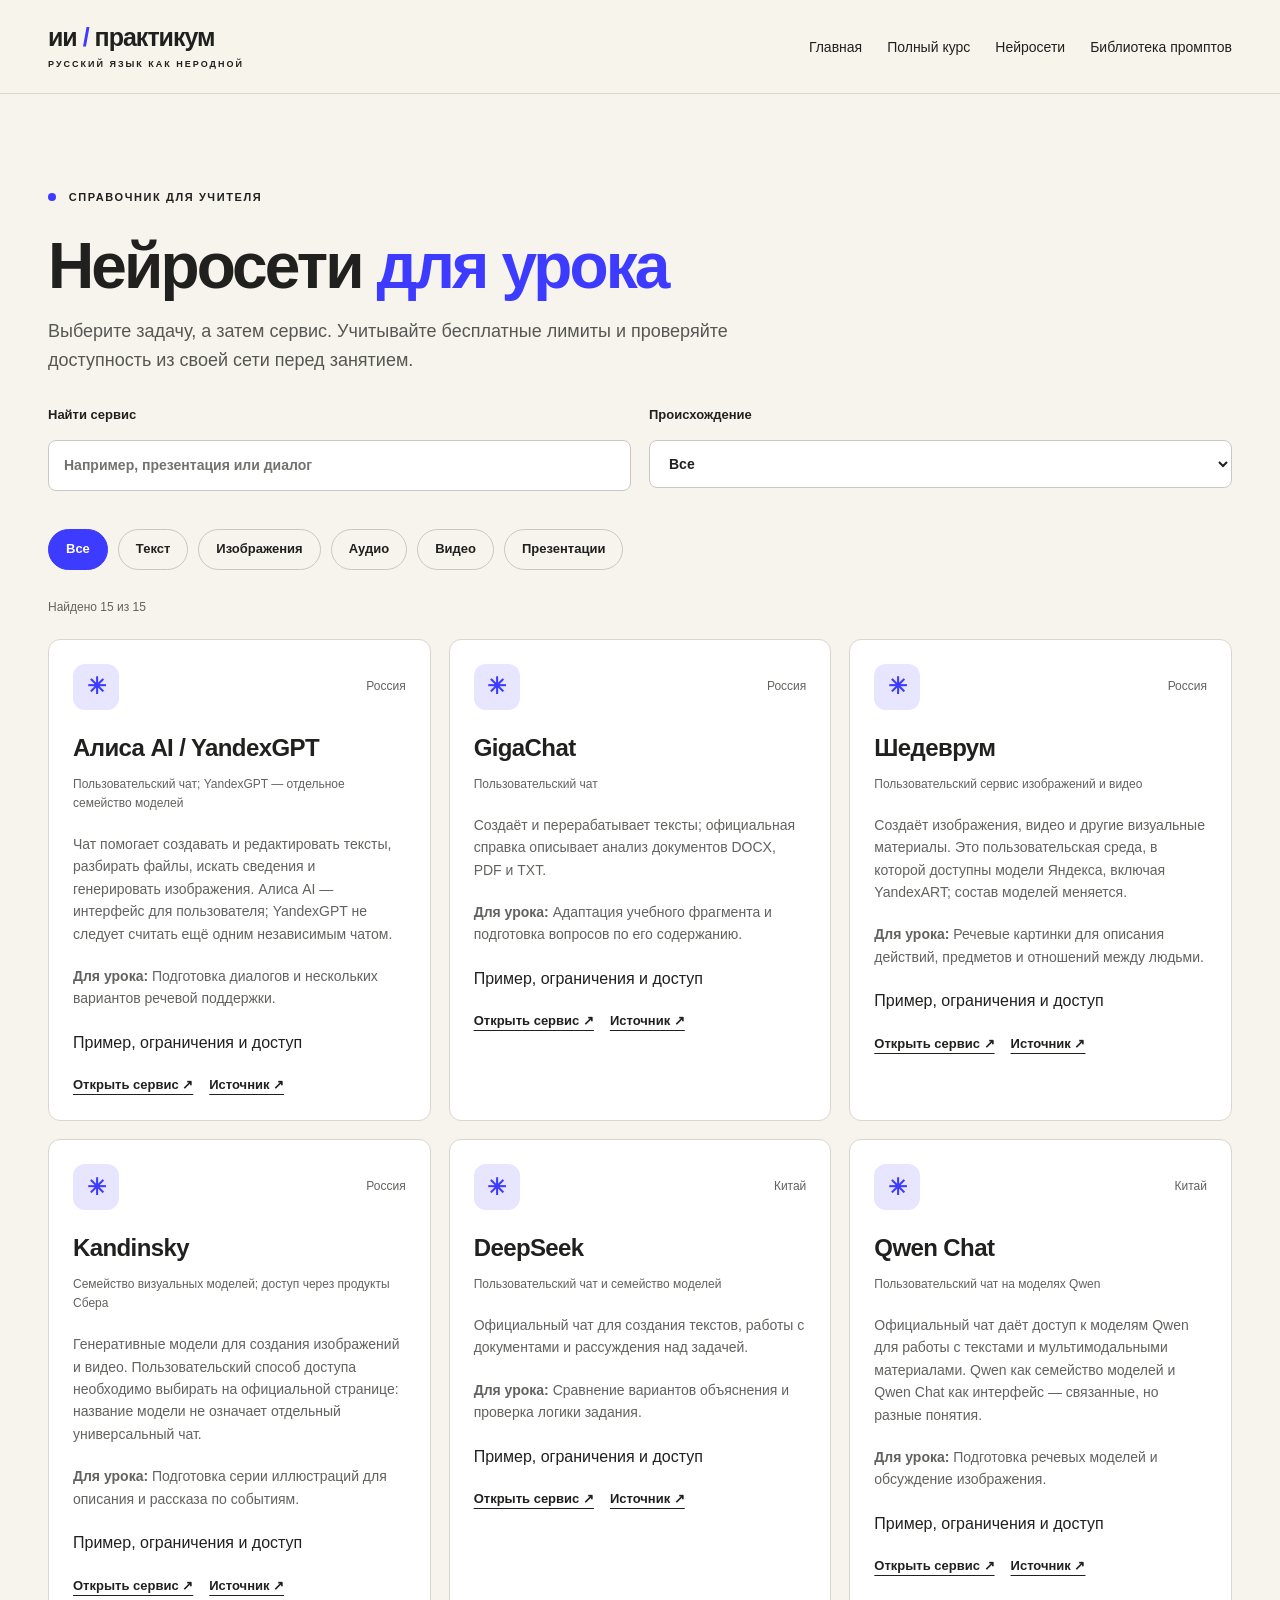
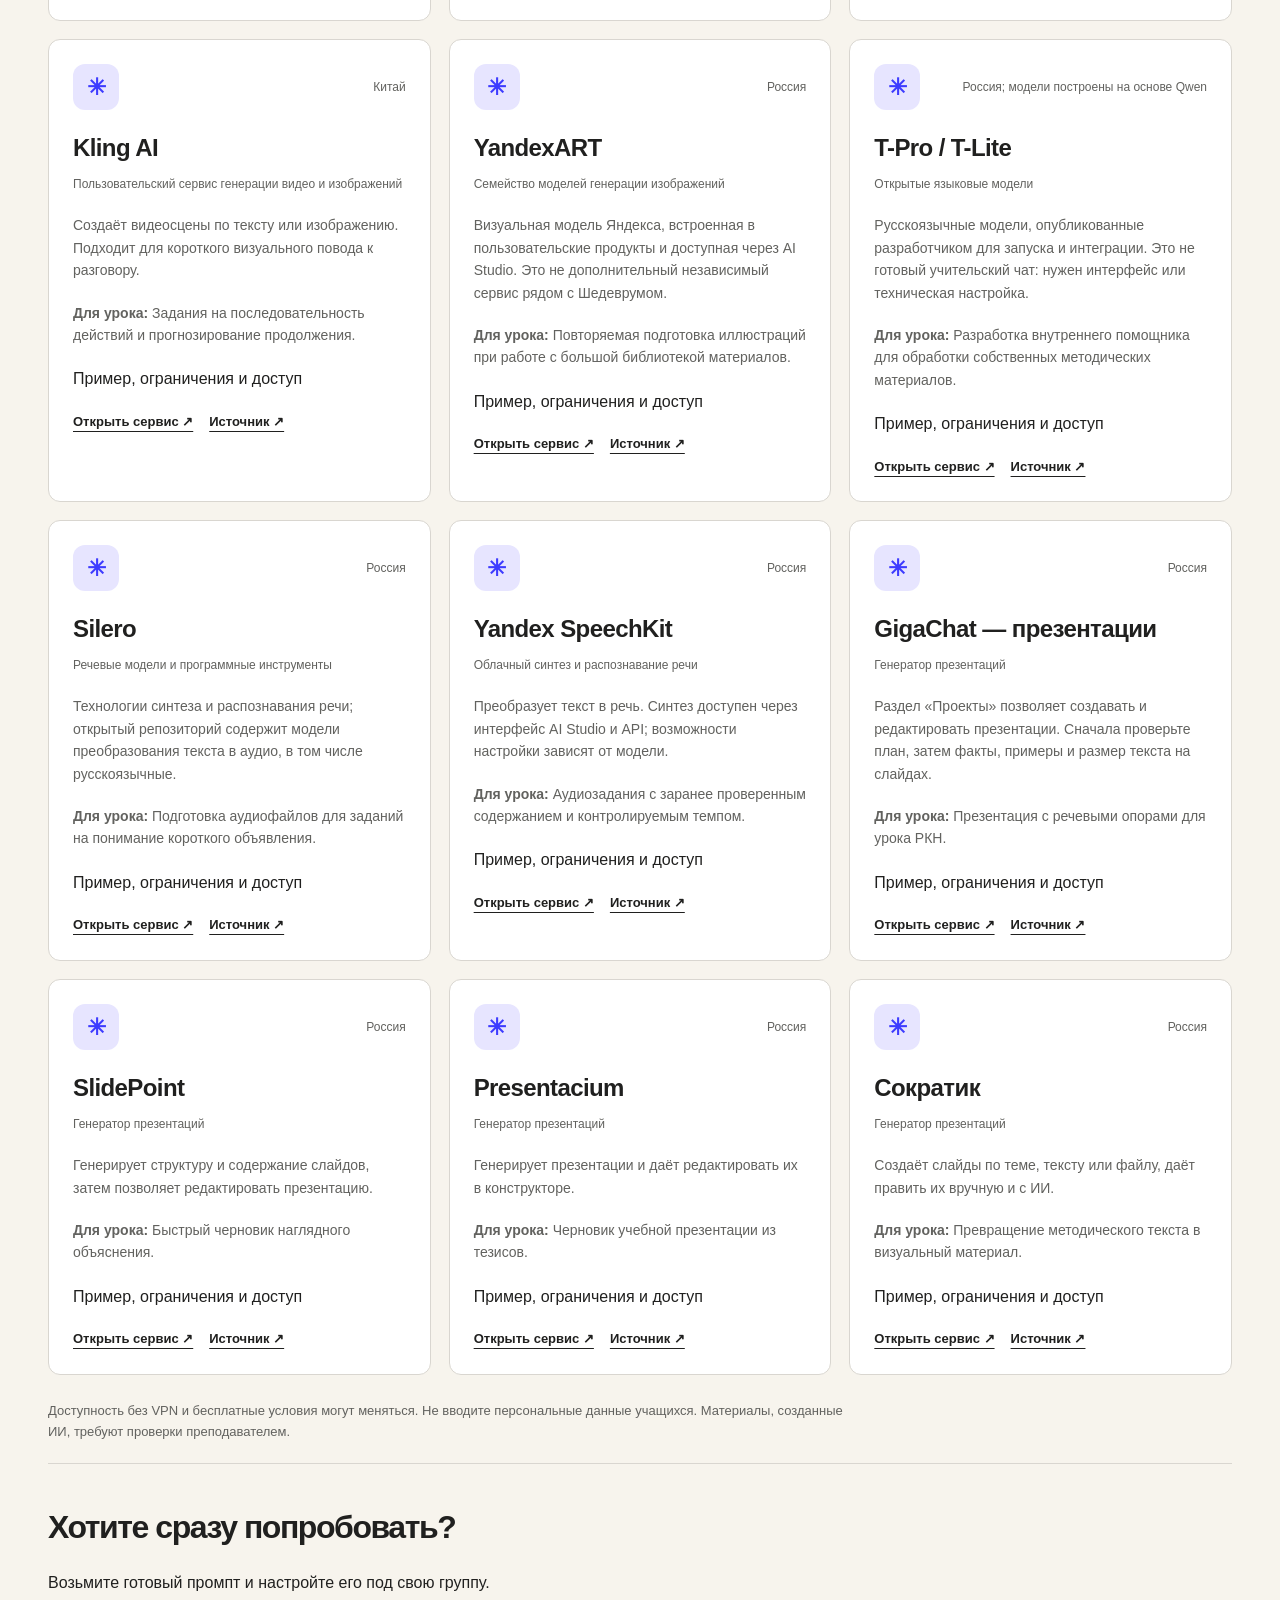
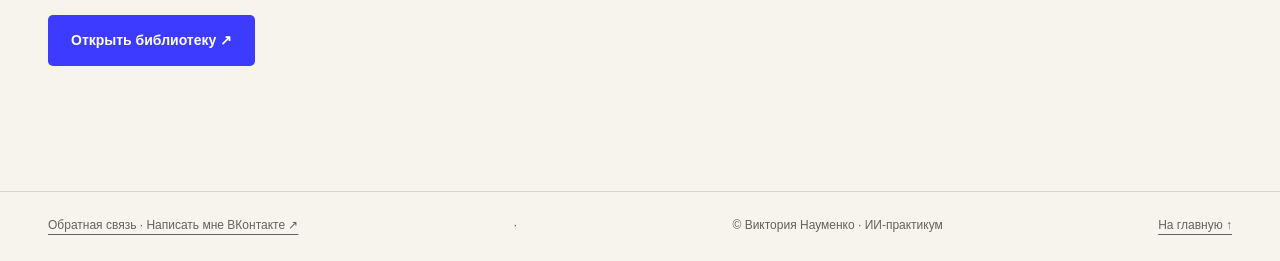
<file: docs/tools.html>
<!doctype html><html lang="ru"><head><meta charset="utf-8"><meta name="viewport" content="width=device-width,initial-scale=1"><meta name="description" content="Каталог нейросетей для учителей русского языка как неродного: текст, изображения, аудио, видео и презентации."><title>Нейросети для преподавания русского языка как неродного</title><link rel="icon" href="assets/favicon.svg" type="image/svg+xml"><style>:root{--paper:#f7f4ed;--ink:#20201f;--blue:#3d3bff;--muted:#62625f;--line:#d9d6d0;--pink:#ff4fa3;--yellow:#ffd400}*{box-sizing:border-box}html{scroll-behavior:smooth;scroll-padding-top:105px}body{margin:0;background:var(--paper);color:var(--ink);font:16px/1.6 Arial,Helvetica,sans-serif}a{color:inherit;text-underline-offset:5px}button,input,select,textarea{font:inherit}button,a,input,select,textarea{ -webkit-tap-highlight-color:transparent}button{cursor:pointer}button:focus-visible,a:focus-visible,input:focus-visible,textarea:focus-visible,select:focus-visible,summary:focus-visible{outline:3px solid var(--pink);outline-offset:4px}h1,h2,h3,p{margin-top:0}h1,h2,h3{line-height:1.06;letter-spacing:-.045em}h1{font-size:clamp(55px,6.1vw,91px);font-weight:800;margin-bottom:25px}h2{font-size:clamp(34px,3.6vw,54px);font-weight:750;margin-bottom:24px}h3{font-size:25px;letter-spacing:-.025em}p{margin-bottom:20px}.wrap{max-width:1280px;margin:auto;padding-left:48px;padding-right:48px}header{display:flex;justify-content:space-between;align-items:center;padding:24px 48px;border-bottom:1px solid var(--line);position:sticky;top:0;background:rgba(247,244,237,.97);z-index:20}.brand{font-size:25px;font-weight:800;letter-spacing:-1px;text-decoration:none;line-height:1.1}.brand>span:first-child{color:var(--blue)}.brandtag{display:block;font-size:9px;letter-spacing:2px;margin-top:8px;font-weight:600}nav{display:flex;align-items:center;gap:28px}nav a{text-decoration:none;font-size:14px}.navbtn{border:1px solid var(--ink);padding:11px 18px;border-radius:4px}.hero{display:grid;grid-template-columns:1.2fr 1fr;gap:55px;padding-top:68px;padding-bottom:65px;align-items:center}.eyebrow,.label{font-size:11px;font-weight:700;letter-spacing:1.6px;line-height:1.5}.eyebrow{margin-bottom:26px}.dot{display:inline-block;width:8px;height:8px;border-radius:50%;background:var(--blue);margin-right:8px}h1 span,.blue{color:var(--blue)}.lead{font-size:18px;max-width:500px;line-height:1.6;color:#565653}.actions{display:flex;gap:14px;align-items:center;flex-wrap:wrap}.button{display:inline-flex;justify-content:center;align-items:center;gap:24px;padding:14px 22px;border:1px solid transparent;border-radius:5px;text-decoration:none;font-size:14px;font-weight:700;line-height:1.5;transition:transform .15s,background .15s}.button:hover{transform:translateY(-2px)}.primary{background:var(--blue);color:#fff}.secondary{border-color:var(--line);background:transparent;color:var(--ink)}.textlink{font-size:14px;font-weight:700}.byline{display:flex;align-items:center;gap:12px;margin-top:38px;font-size:13px}.byline small{display:block;color:var(--muted);font-size:11px}.initials{border:1px solid var(--line);border-radius:50%;width:40px;height:40px;display:grid;place-items:center;font-size:11px;font-weight:bold}.hero-art{background:#e9e7e1;border:1px solid #d9d6cf;padding:26px 30px 0;position:relative;border-radius:8px}.art-top,.art-foot{font-size:10px;letter-spacing:1px;display:flex;justify-content:space-between;align-items:center}.oldprompt{margin:24px 24px 0;background:var(--paper);padding:18px 22px;transform:rotate(-3deg);border:1px solid var(--line)}.oldprompt small,.newprompt small{font-size:10px;font-weight:bold;letter-spacing:1px}.oldprompt p{font-size:25px;line-height:1.2;margin:10px 0 0;color:#666}.arrow{text-align:center;font-size:32px;line-height:1.4}.newprompt{position:relative;background:var(--blue);color:white;padding:27px 30px;transform:rotate(2deg);box-shadow:7px 9px 0 #d4d0c8}.newprompt h2{font-size:39px;margin:16px 0 20px}.arttags{display:flex;gap:8px}.arttags span{border:1px solid #aaa9ff;border-radius:30px;padding:4px 10px;font-size:10px}.newprompt p{border-top:1px solid #8583ff;padding-top:15px;margin:17px 0 0;font-size:16px}.art-foot{padding:25px 0 18px;letter-spacing:0}.art-foot b{font-size:27px}.strip{border-block:1px solid var(--line);display:flex;justify-content:space-evenly;padding:20px 30px;gap:20px;font-size:11px;font-weight:700}.strip span:before{content:'+';color:var(--blue);margin-right:13px;font-size:16px}.section{padding-top:95px;padding-bottom:95px}.sectionhead{display:flex;justify-content:space-between;align-items:flex-end;gap:55px;margin-bottom:40px}.sectionhead h2{margin-bottom:0}.sectionhead>p{max-width:355px;color:var(--muted);font-size:15px;margin-bottom:4px}.course-layout{display:grid;grid-template-columns:260px 1fr;gap:65px}.course-aside{padding-top:30px}.course-aside strong{display:block;font-size:55px;letter-spacing:-3px;margin:5px 0}.course-aside p{font-size:13px;color:var(--muted)}progress{width:100%;height:5px;accent-color:var(--blue);margin-bottom:20px}.plain{border:0;padding:0;background:none;text-decoration:underline;font-size:12px;color:var(--muted)}.aside-note{margin-top:55px;font-size:16px;border-left:3px solid var(--pink);padding-left:17px}.lesson{border-top:1px solid var(--line)}.lesson:last-child{border-bottom:1px solid var(--line)}summary{cursor:pointer;list-style:none}summary::-webkit-details-marker{display:none}.lesson>summary{display:flex;gap:22px;padding:25px 0;align-items:center}.lesson-num{color:var(--blue);font:13px monospace}.lesson-title{font-size:20px;font-weight:700;letter-spacing:-.5px;flex:1}.lesson>summary:after{content:'+';font-size:24px}.lesson[open]>summary:after{content:'−'}.lesson-body{padding:0 0 28px 40px;font-size:15px}.lesson-body h4{margin-bottom:8px}.practice{padding:20px;background:#ebe9ff;border-radius:4px;margin:20px 0}.practice p:last-child{margin:0}.check{display:flex!important;gap:10px;align-items:flex-start;font-size:13px!important;font-weight:normal!important;cursor:pointer}.check input{width:17px!important;height:17px;margin:3px 0 0;accent-color:var(--blue);flex-shrink:0}.tools-section{background:#edebe5}.filters{display:flex;flex-wrap:wrap;gap:8px;margin-bottom:28px}.filters button,.tabs button{border:1px solid #cac7bf;background:transparent;border-radius:30px;padding:9px 17px;color:var(--ink);font-size:13px}.filters button.active,.filters button[aria-pressed=true]{background:var(--ink);color:#fff;border-color:var(--ink)}.toolsgrid{display:grid;grid-template-columns:repeat(3,1fr);gap:18px}.tool{background:var(--paper);padding:27px;border:1px solid var(--line);border-radius:7px;display:flex;flex-direction:column}.tool-top{display:flex;justify-content:space-between;align-items:center;margin-bottom:24px}.tool-icon{display:grid;place-items:center;background:#e7e5ff;color:var(--blue);font-size:23px;font-weight:800;width:46px;height:46px;border-radius:12px}.tag{font-size:10px;letter-spacing:.7px;text-transform:uppercase}.tool h3{margin-bottom:12px}.tool p{font-size:14px;color:var(--muted)}.tool .use{color:var(--ink);font-size:14px;border-top:1px solid var(--line);padding-top:15px}.tool .access{font-size:12px}.tool>a{margin-top:auto;font-size:13px;font-weight:bold}.tool .source{font-size:11px;font-weight:normal;margin-top:10px;color:var(--muted)}.source-note{border-top:1px solid #ccc8be;padding-top:24px;margin-top:30px;font-size:13px}.source-note summary{font-weight:700}.source-note[open] summary{margin-bottom:20px}.formula{display:grid;grid-template-columns:repeat(6,1fr);gap:0;border:1px solid var(--line);margin-top:45px}.formula>div{padding:22px 17px;border-right:1px solid var(--line)}.formula>div:last-child{border:0}.formula strong{display:block;color:var(--blue);font-size:55px;line-height:1.1}.formula h3{font-size:16px;margin-top:19px;letter-spacing:0}.formula p{font-size:12px;color:var(--muted);margin:0}.comparison{display:grid;grid-template-columns:1fr 1.6fr;gap:55px;margin-top:40px}.comparison>div{padding:28px 0}.comparison>div:first-child{border-top:3px solid #bcb9b1}.comparison>div:last-child{border-top:3px solid var(--blue)}.comparison h3{margin-top:24px}.comparison p{font-size:15px}.comparison .label{display:block;margin-bottom:20px}.builder-section{background:#e9e8fc}.builder{display:grid;grid-template-columns:1fr 1fr;background:var(--paper);border:1px solid #cfcded;border-radius:8px;overflow:hidden}.builder form{padding:35px}.fields{display:grid;grid-template-columns:1fr 1fr;gap:0 18px}label{display:block;font-size:12px;font-weight:700;margin-bottom:18px}label span{font-weight:normal;color:var(--muted)}input,select,textarea{width:100%;padding:11px 12px;border:1px solid #ccc9c0;border-radius:4px;background:#fffefa;color:var(--ink);margin-top:7px;font-size:14px}textarea{resize:vertical}input::placeholder,textarea::placeholder{color:#72726f}form .button{margin-top:10px;width:100%}.result{background:white;padding:35px;display:flex;flex-direction:column;border-left:1px solid var(--line)}.resulttop{display:flex;justify-content:space-between;align-items:center;margin-bottom:18px}#wordcount{font-size:11px;color:var(--muted)}#output{flex:1;min-height:520px;border:0;background:#f6f6f3;padding:20px;font:13px/1.8 monospace;margin:0 0 20px}.open-services{display:flex;flex-wrap:wrap;gap:8px 16px;font-size:12px;margin-top:25px}.open-services span{width:100%;color:var(--muted)}.hint{font-size:12px;color:var(--muted);margin:17px 0 0}.searchbar{display:flex;gap:15px;margin-bottom:22px}.search{display:flex;align-items:center;gap:12px;border-bottom:1px solid var(--ink);flex:1;margin:0;font-size:28px}.search input{border:0;background:transparent;margin:0;padding:12px 0;font-size:15px}.count{font-size:12px;color:var(--muted);margin-bottom:22px}.promptgrid{display:grid;grid-template-columns:repeat(3,1fr);gap:20px}.promptcard{padding:26px;border:1px solid var(--line);border-radius:6px;display:flex;flex-direction:column;background:#fcfaf5}.promptcard:hover{border-color:#a8a6ff}.prompttop{display:flex;align-items:center;justify-content:space-between;color:var(--blue);font-size:10px;text-transform:uppercase;letter-spacing:.7px;margin-bottom:24px}.star{font-size:25px;background:none;border:0;color:var(--ink);line-height:1}.star[aria-pressed=true]{color:#9b5e00}.promptcard h3{font-size:23px}.promptcard p{font-size:14px;color:var(--muted)}.promptcard .cardbottom{display:flex;align-items:center;justify-content:space-between;gap:10px;margin-top:auto}.cardbottom small{font-size:11px;color:var(--muted)}.linkbutton{background:none;border:0;padding:0;font-size:13px;font-weight:700;color:var(--blue);text-decoration:underline;text-underline-offset:4px}.empty{padding:40px;border:1px solid var(--line);grid-column:1/-1}.case-section{background:#efede7}.case-original{background:var(--paper);border-left:3px solid var(--blue);padding:25px 30px;margin-bottom:30px}.case-original p{margin:12px 0 0;font-size:18px;max-width:850px}.tabs{display:flex;gap:10px;margin-bottom:25px}.tabs button[aria-selected=true]{background:var(--blue);color:white;border-color:var(--blue)}#casePanel{background:#fffdf8;padding:35px;display:grid;grid-template-columns:1.1fr 1fr;gap:50px;border:1px solid var(--line);min-height:290px}#casePanel h3{font-size:24px}#casePanel p,#casePanel li{font-size:15px}.answer{font-size:13px!important;background:#eeedff;padding:16px}.checklayout{display:grid;grid-template-columns:1.7fr 1fr;gap:60px}.quality{display:flex;gap:18px;border-top:1px solid var(--line);padding:20px 0;font-size:15px;font-weight:400;margin:0}.quality input{width:18px;height:18px;margin-top:4px;accent-color:var(--blue);flex-shrink:0}.quality b{display:block;margin-bottom:5px}.quality small{font-size:13px;color:var(--muted)}.check-result{background:#eae8ff;padding:32px;align-self:start}.check-result strong{display:block;font-size:72px;letter-spacing:-5px}.check-result p{font-size:14px}.faq{border-bottom:1px solid var(--line);padding:23px 0}.faq summary{font-size:16px;font-weight:700;padding-right:25px}.faq summary:after{content:' +';float:right;color:var(--blue)}.faq p{font-size:15px;max-width:900px;margin:20px 0 0}.finish{background:var(--blue);color:white;padding:64px 0}.finish>.wrap{display:flex;justify-content:space-between;align-items:center;gap:40px}.finish h2{font-size:48px}.finish p{font-size:15px;margin:0;color:#e2e1ff}.yellow{background:var(--yellow);color:var(--ink);white-space:nowrap}footer{display:grid;grid-template-columns:1.4fr 1fr;gap:100px;padding-top:45px;padding-bottom:45px;font-size:13px}footer p{font-size:12px;color:var(--muted);margin:10px 0}footer small{font-size:11px;color:var(--muted)}dialog{border:1px solid var(--line);border-radius:10px;padding:30px;width:min(780px,calc(100% - 30px));max-height:88vh;background:var(--paper);color:var(--ink)}dialog::backdrop{background:#15153088;backdrop-filter:blur(4px)}.dialoghead{display:flex;justify-content:space-between;align-items:center;margin-bottom:20px}.dialoghead button{font-size:30px;border:0;background:none}.dialoghead+h2{font-size:30px}dialog pre{white-space:pre-wrap;font:14px/1.8 Arial,sans-serif;background:white;border:1px solid var(--line);padding:25px;max-height:48vh;overflow:auto}#toast{position:fixed;bottom:25px;left:50%;transform:translate(-50%,20px);background:var(--ink);color:white;padding:14px 24px;border-radius:7px;font-size:14px;opacity:0;pointer-events:none;z-index:100;transition:.2s}#toast.show{opacity:1;transform:translate(-50%,0)}.skip{position:fixed;top:-100px;left:10px;z-index:100;background:var(--yellow);padding:10px}.skip:focus{top:10px}@media(min-width:1500px){header{padding-inline:calc((100vw - 1184px)/2)}}@media(max-width:1000px){.wrap{padding-inline:28px}header{padding:20px 28px}.hero{gap:30px}.newprompt h2{font-size:32px}.hero-art{padding:22px 20px 0}.strip{flex-wrap:wrap;justify-content:center}.toolsgrid,.promptgrid{grid-template-columns:repeat(2,1fr)}.formula{grid-template-columns:repeat(3,1fr)}.formula>div{border-bottom:1px solid var(--line)}.course-layout{grid-template-columns:200px 1fr;gap:35px}.builder form,.result{padding:24px}.sectionhead{gap:30px}.sectionhead>p{max-width:300px}nav{gap:18px}}@media(max-width:720px){html{scroll-padding-top:130px}header{padding:14px 20px;display:block}.brand{font-size:22px;display:block}.brandtag{display:none}nav{margin-top:15px;justify-content:space-between;gap:10px}nav a{font-size:11px}.navbtn{padding:7px 10px}.wrap{padding-inline:22px}.hero{grid-template-columns:1fr;padding-top:40px;padding-bottom:40px;gap:35px}h1{font-size:60px}.eyebrow{font-size:9px;margin-bottom:22px}.hero-art{max-width:450px;width:100%;margin:auto}.newprompt h2{font-size:37px}.strip{display:grid;grid-template-columns:1fr 1fr;padding:18px;font-size:10px;gap:14px}.strip span:before{margin-right:6px}.section{padding-block:58px}.sectionhead{display:block;margin-bottom:28px}.sectionhead>p{max-width:none;margin-top:22px}.course-layout{grid-template-columns:1fr;gap:25px}.course-aside{padding:0}.course-aside strong{font-size:34px;letter-spacing:-1px}.course-aside p,.aside-note{display:none}progress{margin-bottom:5px}.lesson-title{font-size:18px}.lesson-body{padding-left:0}.toolsgrid,.promptgrid{grid-template-columns:1fr}.tool{padding:24px}.formula>div{padding:20px 13px}.formula strong{font-size:43px}.formula h3{font-size:14px}.comparison{grid-template-columns:1fr;gap:0;margin-top:25px}.builder{grid-template-columns:1fr}.result{border-left:0;border-top:1px solid var(--line)}.fields{gap:0 12px}.builder form,.result{padding:23px}#output{min-height:470px}.searchbar{gap:10px}.searchbar>.button{padding:10px;font-size:11px}.search input{font-size:13px}.filters{gap:7px}.filters button{padding:7px 12px;font-size:12px}.tabs{gap:6px}.tabs button{font-size:11px;padding:8px 10px}#casePanel{grid-template-columns:1fr;gap:12px;padding:24px}.case-original{padding:24px}.case-original p{font-size:16px}.checklayout{grid-template-columns:1fr;gap:25px}.finish>.wrap{display:block}.finish h2{font-size:40px}.finish .button{margin-top:25px}footer{grid-template-columns:1fr;gap:25px;padding-block:35px}.button{padding:13px 18px}.lead{font-size:16px}dialog{padding:20px}.hero .actions{gap:20px}}@media(prefers-reduced-motion:reduce){html{scroll-behavior:auto}*{transition:none!important}}@media print{header,.hero,.strip,#course,#tools,#formula,#builder,#library,#case,.finish,footer,.faq,.check-result button,dialog,#toast{display:none!important}.section{padding:0}.wrap{max-width:none;padding:0}#check{display:block}.checklayout{display:block}.check-result{padding:15px}.quality{break-inside:avoid}.sectionhead h2{font-size:30px}.sectionhead>p{max-width:none}.sectionhead{display:block}body{background:white;font-size:12px}.quality input{appearance:none;width:15px;height:15px;border:1px solid black}.quality input:checked:after{content:'✓'}.check-result strong{font-size:25px;letter-spacing:0}}
/* Editorial revision: photographic context and longer methodological copy. */
h1{font-size:clamp(42px,4.3vw,65px);line-height:1.08;letter-spacing:-.045em}h2{font-size:clamp(30px,3vw,45px);line-height:1.15}h3{line-height:1.2}.hero{grid-template-columns:1.15fr 1fr;gap:55px;padding-block:55px}.hero-photo{margin:0;position:relative;min-width:0}.hero-photo img{width:100%;height:520px;object-fit:cover;border-radius:4px;display:block}.hero-photo figcaption{margin:0 20px;position:relative;background:var(--blue);color:white;padding:24px 28px;margin-top:-85px;box-shadow:0 10px 25px #1d1d3e13}.hero-photo figcaption p{font-size:16px;line-height:1.5;margin:10px 0}.hero-photo figcaption a{font-size:12px}.sectionhead>div,.sectionhead>h2{max-width:690px}.sectionhead h2{max-width:650px}.sectionhead>p{min-width:260px}.starter{display:grid;grid-template-columns:170px 1fr;gap:20px;background:#dedbff;padding:25px 30px;margin-bottom:30px;border-left:4px solid var(--blue)}.starter p{margin:0;font-size:15px}.tool-scope{margin:0;min-width:240px}.tool-scope select{padding:9px;margin:3px 0 0}.tool-detail{margin:0 0 24px;font-size:13px}.tool-detail summary{font-weight:bold;text-decoration:underline;text-underline-offset:4px}.tool-detail p{font-size:13px;margin-top:15px}.tool .developer{font-size:12px}.tool .tag{max-width:75%;text-align:right}.toolsgrid{grid-template-columns:repeat(3,minmax(0,1fr))}.tool{min-width:0}.prompt-path{display:grid;grid-template-columns:1fr 1.6fr;gap:50px;padding-top:40px}.prompt-path h3{margin-top:15px}.prompt-path p,.prompt-path li{font-size:15px}.prompt-path ol{margin:0;padding-left:23px}.prompt-path li{margin-bottom:15px;padding-left:8px}.precise-prompt{margin-top:25px;padding:28px 32px;background:#eceaff;border-left:3px solid var(--blue);font-size:15px}.precise-prompt p{margin-top:15px}.form-guide{font-size:12px;color:var(--muted);line-height:1.5;border-bottom:1px solid var(--line);padding-bottom:18px}.form-error{color:#9a1625;background:#ffeded;padding:12px;font-size:13px}.output-status{font-size:12px;color:#5b5694;min-height:36px}.dialog-method{font-size:14px}.dialog-method summary{color:var(--blue);text-decoration:underline}.dialog-method details{margin-bottom:15px}#rebuildDialog h2{font-size:27px}.photo-lesson{display:grid;grid-template-columns:1.1fr 1fr;gap:50px;align-items:start}.photo-lesson figure{margin:0}.photo-lesson img{width:100%;height:440px;object-fit:cover;border-radius:5px}.photo-lesson figcaption{font-size:11px;color:var(--muted);margin-top:10px}.photo-lesson h3{font-size:27px}.photo-lesson p,.photo-lesson li{font-size:15px}.lesson-sample{padding:22px;background:#eeecff;border-left:3px solid var(--blue)}.worked-examples{background:#eeece6}.worked-example{background:var(--paper);padding:30px;margin-bottom:20px;border:1px solid var(--line)}.worked-example summary{font-size:23px;font-weight:700;line-height:1.3}.worked-example summary:after{content:' +';color:var(--blue)}.worked-example[open] summary{margin-bottom:25px}.worked-grid{display:grid;grid-template-columns:1fr 1fr;gap:25px 40px}.worked-grid h4{font-size:13px;margin:0 0 10px;color:var(--blue)}.worked-grid p{font-size:15px;margin:0}.worked-grid blockquote{font-size:15px;border-left:3px solid var(--line);margin:0;padding:10px 17px}.worked-grid .fix{background:#e8e6ff;padding:20px}.sources-footer{padding-top:30px;border-top:1px solid var(--line);font-size:12px}.sources-footer li{margin-bottom:10px}.noscript{padding:20px;background:#ffd400}.finish h2{font-size:40px;max-width:660px}.finish p{max-width:730px}.check-result strong{font-size:54px}.form-error[hidden]{display:none}.print-title{display:none}.formula{grid-template-columns:repeat(3,1fr)}.formula>div{border-bottom:1px solid var(--line)}.formula strong{font-size:44px}.formula p{font-size:13px}.photo-detail{margin-top:25px;border-top:1px solid var(--line);padding-top:20px}section{overflow-wrap:break-word}button{touch-action:manipulation}.tool-detail summary{padding-block:7px}#favOnly[aria-pressed=true]{background:var(--yellow);border-color:var(--yellow)}
@media(max-width:1000px){.toolsgrid{grid-template-columns:repeat(2,minmax(0,1fr))}.hero{gap:28px}.hero-photo img{height:490px}.hero-photo figcaption{margin-inline:10px;padding:20px}.photo-lesson{gap:25px}.sectionhead>p{min-width:230px}}
@media(max-width:720px){h1{font-size:43px}.hero{grid-template-columns:1fr;padding-top:34px;gap:30px}.hero-photo img{height:360px}.hero-photo figcaption{margin-top:-65px}.hero .lead{font-size:16px}.sectionhead>p{min-width:0}.starter{display:block;padding:22px}.starter p{margin-top:12px}.searchbar{flex-wrap:wrap}.tool-scope{width:100%;min-width:0}.search{min-width:190px}.toolsgrid{grid-template-columns:1fr}.prompt-path{grid-template-columns:1fr;gap:20px}.formula{grid-template-columns:repeat(2,1fr)}.formula>div{border-bottom:1px solid var(--line)}.photo-lesson{grid-template-columns:1fr}.photo-lesson img{height:320px}.worked-grid{grid-template-columns:1fr}.worked-example{padding:22px}.worked-example summary{font-size:20px}.finish h2{font-size:34px}.precise-prompt{padding:22px}.hero-copy .actions{align-items:flex-start}.button{min-height:44px}.filters button{min-height:40px}.form-guide{font-size:13px}.tool .tag{font-size:9px}.byline{margin-top:25px}.hero-photo figcaption p{font-size:15px}}
@media print{main>section:not(#check),.sources-footer,.noscript{display:none!important}#check{display:block!important;padding:0!important}.print-title{display:block;font-size:11px;margin-bottom:15px}.check-result{display:none}.checklayout{display:block}.quality{padding:12px 0}.quality b{font-size:13px}.quality small{font-size:11px}#check .sectionhead>p{font-size:12px}#check h2{font-size:25px}.faq{display:none}@page{size:A4;margin:16mm}}


/* Editorial refinement: recognizable Saint Petersburg hero and calmer navigation */
.hero-photo{isolation:isolate}.hero-photo img{filter:saturate(.93) contrast(1.045);object-position:center 43%;border-radius:12px}
.hero-photo:before{content:"САНКТ-ПЕТЕРБУРГ";position:absolute;z-index:2;left:18px;top:18px;padding:9px 12px;background:rgba(247,244,237,.94);color:#242433;font-size:11px;font-weight:800;letter-spacing:.12em;border-radius:4px;pointer-events:none}
.hero-photo figcaption{border-radius:8px;margin-left:25px;margin-right:0;box-shadow:0 16px 36px #1d1d3e1b}
nav{gap:clamp(10px,2vw,25px)}nav a{white-space:nowrap}
.tool{transition:transform .2s ease,box-shadow .2s ease}.tool:hover{transform:translateY(-3px);box-shadow:0 12px 32px #20204513}
.filters{gap:10px}.filters button{font-weight:650}.filters button.active{background:var(--blue);border-color:var(--blue)}
@media(max-width:700px){.hero-photo:before{left:12px;top:12px}.hero-photo figcaption{margin-right:12px;margin-left:12px}.tool:hover{transform:none}}
@media(prefers-reduced-motion:reduce){.tool{transition:none}.tool:hover{transform:none}}


/* Single learning route: the old six-step preview and duplicate interactive
   builders remain mounted for compatibility, but are no longer shown. */
#course,#builder,#library{display:none!important}
.start-grid{display:grid;grid-template-columns:repeat(3,minmax(0,1fr));gap:16px;margin:28px 0 10px}
.start-card{display:flex;flex-direction:column;gap:14px;padding:26px;min-height:205px;background:#fff;border:1px solid #dfdcd6;border-radius:14px;color:var(--ink);text-decoration:none;transition:transform .18s ease,border-color .18s ease}
.start-card:hover{transform:translateY(-3px);border-color:var(--blue)}
.start-card span{font-size:12px;font-weight:850;letter-spacing:.1em;color:var(--blue)}
.start-card strong{font-size:clamp(19px,2vw,26px);line-height:1.18;letter-spacing:-.025em}
.start-card small{font-size:14px;line-height:1.5;color:#57575b}
@media(max-width:750px){.start-grid{grid-template-columns:1fr}.start-card{min-height:0;padding:22px}}
@media(prefers-reduced-motion:reduce){.start-card{transition:none}.start-card:hover{transform:none}}


/* Focused homepage and standalone catalog */
.home-page .hero{padding-top:48px;padding-bottom:28px;gap:38px}.home-page h1{font-size:clamp(38px,4.9vw,68px);line-height:1.06;max-width:740px}.home-page .hero-photo img{height:390px}.home-page .hero-photo figcaption{padding:16px 20px;margin-top:-52px}.home-page .hero-photo figcaption p{font-size:14px;margin:5px 0}.home-page .byline{margin-top:20px}.home-page .home-sections{padding-top:20px;padding-bottom:60px}.home-page .sectionhead h2{font-size:clamp(27px,3vw,39px)}.home-page .start-card{min-height:185px;gap:10px}.start-card b{font-size:13px;color:var(--blue);margin-top:auto}.home-footer{border-top:1px solid var(--line);padding-top:24px;padding-bottom:26px;display:flex;justify-content:space-between;gap:16px;flex-wrap:wrap;color:var(--muted);font-size:12px}
.tools-page .catalog-title{font-size:clamp(42px,5vw,72px);margin:10px 0 16px}.catalog-title span{color:var(--blue)}.catalog-lead{max-width:760px}.catalog-controls{display:flex;gap:18px;flex-wrap:wrap;margin:30px 0 20px}.catalog-controls label{font-size:13px;font-weight:750;display:flex;flex-direction:column;gap:8px;flex:1;min-width:220px}.catalog-controls input,.catalog-controls select{background:#fff;border:1px solid #ccc8c1;border-radius:8px;padding:13px 15px;min-height:48px}.tools-page .filters button[aria-pressed=true]{background:var(--blue);border-color:var(--blue);color:white}.tools-page .toolsgrid{margin-bottom:26px}.tools-page .tool{background:#fff;border:1px solid var(--line);padding:24px;border-radius:12px;min-width:0}.tools-page .tool h3{font-size:24px}.tools-page .tool-country,.tools-page .tool-kind{color:var(--muted);font-size:12px}.tools-page .tool-top{display:flex;justify-content:space-between}.tools-page .tool-links{display:flex;gap:16px;flex-wrap:wrap;margin-top:20px;font-size:13px;font-weight:750}.catalog-note{font-size:13px;color:var(--muted);max-width:800px}.catalog-next{border-top:1px solid var(--line);padding:45px 0 30px}.catalog-next h2{font-size:32px}
@media(max-width:850px){.home-page .hero{grid-template-columns:1fr}.home-page .hero-photo img{height:300px}.home-page h1{font-size:clamp(36px,8vw,58px)}}
@media(max-width:650px){.home-page header,.tools-page header{padding:15px 20px;align-items:flex-start;gap:14px;flex-direction:column}.home-page header nav,.tools-page header nav{gap:10px;flex-wrap:wrap}.home-page header nav a,.tools-page header nav a{font-size:12px}.home-page .hero-photo figcaption{margin:0 10px;margin-top:-35px}.tools-page .toolsgrid{grid-template-columns:1fr}}

/* Clean text-only homepage and reliable responsive navigation */
html,body{max-width:100%;overflow-x:clip}
.home-page header,.tools-page header,.course-page header{position:relative;top:auto;z-index:2}
.home-page .hero{display:block;max-width:1280px;padding-top:clamp(38px,6vw,80px);padding-bottom:48px}
.home-page .hero-copy{max-width:960px;margin:0}
.home-page .hero h1{max-width:940px;font-size:clamp(38px,6vw,80px);line-height:1.08;overflow-wrap:normal}
.home-page .hero .lead{max-width:700px}
.home-page .hero-photo,.home-page .hero-photo:before,.home-page .hero-photo:after{display:none!important}
.home-page .start-card:before{display:none!important;content:none!important}
.home-page .start-card{background:#fff!important;border:1px solid #dedbd5!important;box-shadow:none!important;border-radius:12px!important;min-height:185px!important}
.home-page .start-card span{color:#3d3bff}
.home-page .start-card strong{color:#20201f}
.home-page .eyebrow{background:transparent!important;padding:0!important;border-radius:0!important}
.home-page .eyebrow .dot{display:inline-block!important}
.home-page .sectionhead{align-items:start}
@media(max-width:900px){
 .home-page header,.tools-page header,.course-page header{display:flex;flex-direction:column;align-items:flex-start;gap:17px;padding:18px 24px;position:relative!important}
 .home-page header nav,.tools-page header nav,.course-page header nav{display:flex;flex-wrap:wrap;gap:10px 20px;width:100%;min-width:0}
 .home-page header nav a,.tools-page header nav a,.course-page header nav a{font-size:13px;white-space:normal;line-height:1.35}
 .home-page .hero{display:block;padding-top:36px}
 .home-page .hero h1{font-size:clamp(36px,7.5vw,58px)}
 .home-page .start-grid{grid-template-columns:1fr}
 .home-page .start-card{min-height:0!important}
 .home-page .sectionhead{display:block}
 .home-page .sectionhead>p{margin-top:15px}
}
@media(max-width:520px){
 .wrap{padding-left:22px;padding-right:22px}
 .home-page header,.tools-page header,.course-page header{padding:16px 22px}
 .brand{font-size:23px;line-height:1.15}
 .brandtag{font-size:9px;letter-spacing:.09em}
 .home-page header nav,.tools-page header nav,.course-page header nav{gap:8px 16px}
 .home-page header nav a,.tools-page header nav a,.course-page header nav a{font-size:12px}
 .home-page .hero{padding-top:34px;padding-bottom:25px}
 .home-page .hero h1{font-size:clamp(36px,9.2vw,46px);letter-spacing:-.045em}
 .home-page .hero .lead{font-size:16px}
 .home-page .home-sections{padding-top:25px}
 .home-page .start-card{padding:22px}
 .home-page .start-card strong{font-size:24px}
 .home-page .byline{margin-top:28px}
}
</style></head><body class="tools-page"><a class="skip" href="#catalog">К каталогу</a><header><a class="brand" href="index.html">ии<span> / </span>практикум<span class="brandtag">РУССКИЙ ЯЗЫК КАК НЕРОДНОЙ</span></a><nav aria-label="Разделы сайта"><a href="index.html">Главная</a><a href="course.html">Полный курс</a><a href="tools.html" aria-current="page">Нейросети</a><a href="ai-lab.html#library">Библиотека промптов</a></nav></header><main id="catalog" class="wrap section"><div class="eyebrow"><span class="dot"></span> СПРАВОЧНИК ДЛЯ УЧИТЕЛЯ</div><h1 class="catalog-title">Нейросети <span>для урока</span></h1><p class="lead catalog-lead">Выберите задачу, а затем сервис. Учитывайте бесплатные лимиты и проверяйте доступность из своей сети перед занятием.</p><div class="catalog-controls"><label>Найти сервис<input id="toolSearch" type="search" placeholder="Например, презентация или диалог"></label><label>Происхождение<select id="toolScope"><option value="all">Все</option><option value="ru">Российские</option><option value="world">Зарубежные</option><option value="tech">Модели и API</option></select></label></div><div id="toolFilters" class="filters" role="group" aria-label="Тип материала"></div><p id="toolsCount" class="count" aria-live="polite"></p><div id="toolsGrid" class="toolsgrid"></div><p class="catalog-note">Доступность без VPN и бесплатные условия могут меняться. Не вводите персональные данные учащихся. Материалы, созданные ИИ, требуют проверки преподавателем.</p><div class="catalog-next"><h2>Хотите сразу попробовать?</h2><p>Возьмите готовый промпт и настройте его под свою группу.</p><a class="button primary" href="ai-lab.html#library">Открыть библиотеку ↗</a></div></main><footer class="home-footer wrap"><a href="https://vk.ru/designingthefuture" target="_blank" rel="noopener noreferrer">Обратная связь · Написать мне ВКонтакте ↗</a> · <span>© Виктория Науменко · ИИ-практикум</span><a href="index.html">На главную ↑</a></footer><script src="tools-data.js"></script><script src="tools.js"></script></body></html>
</file>
